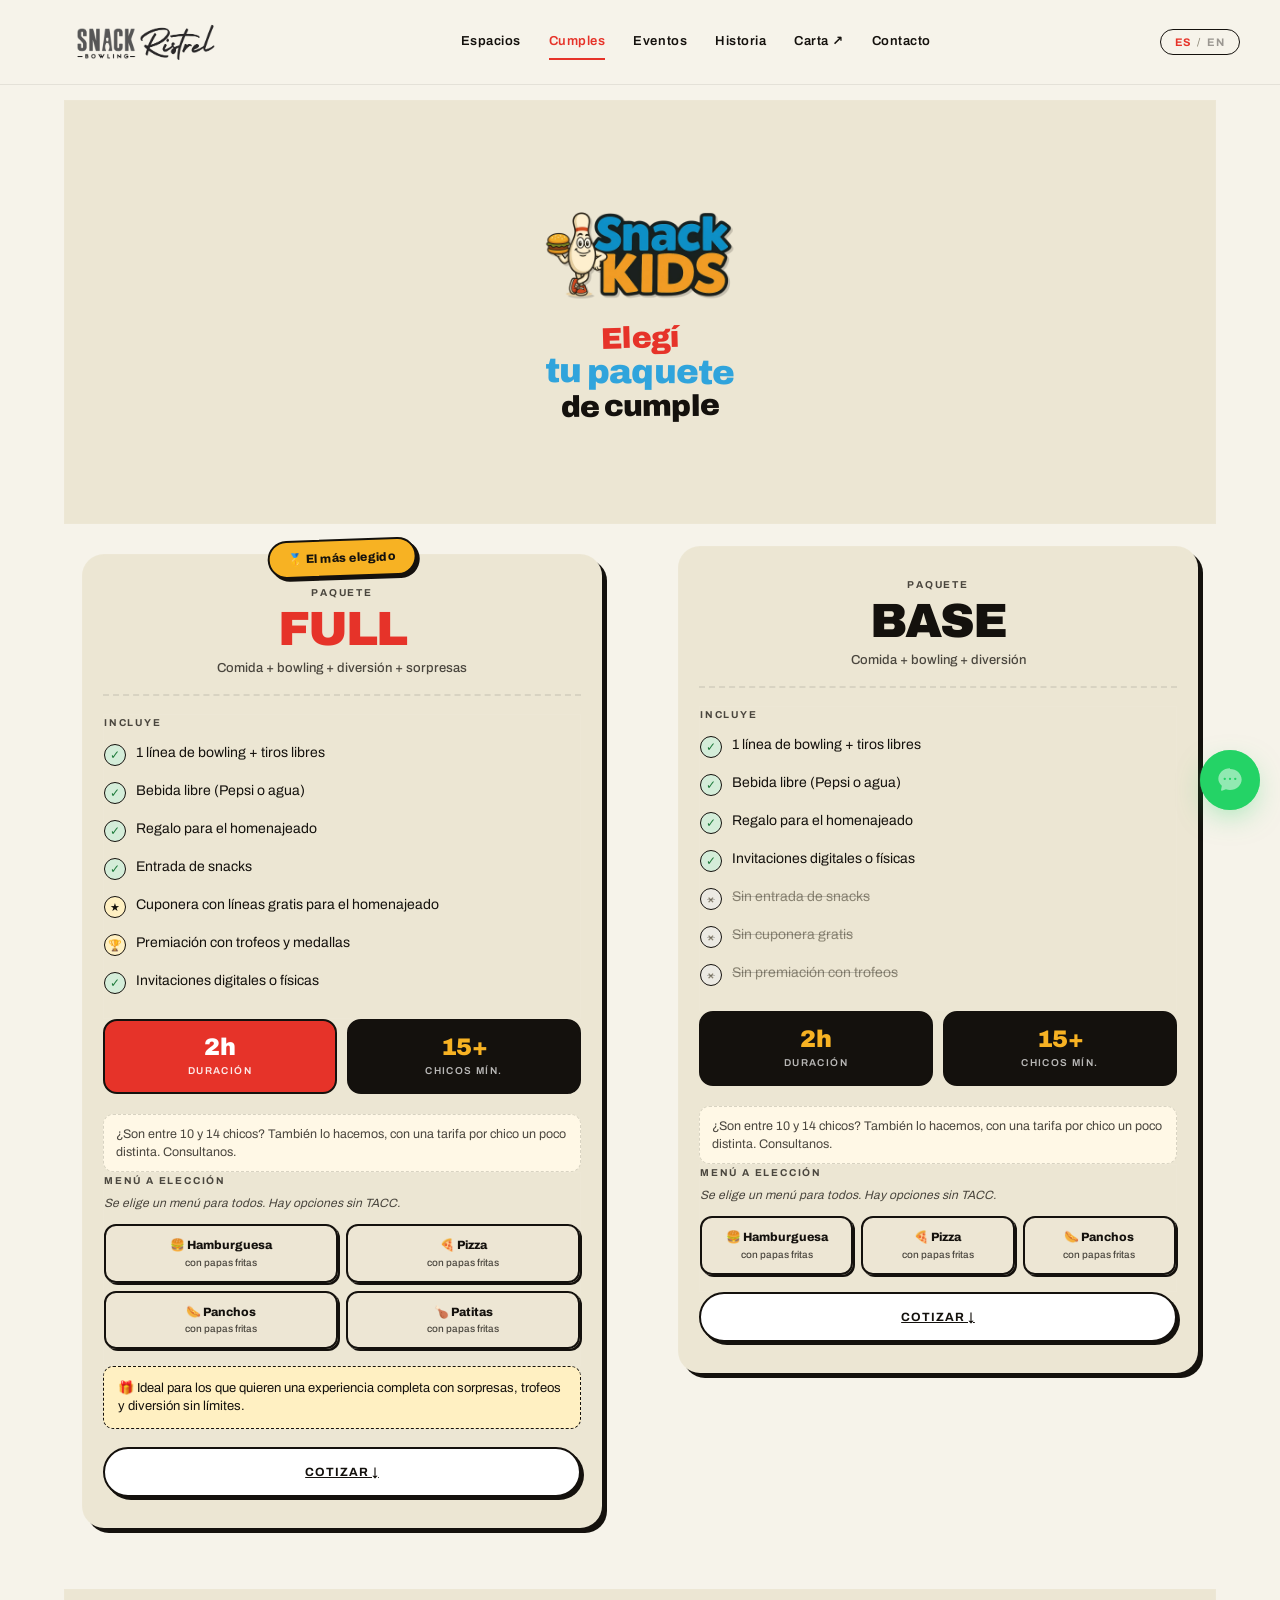
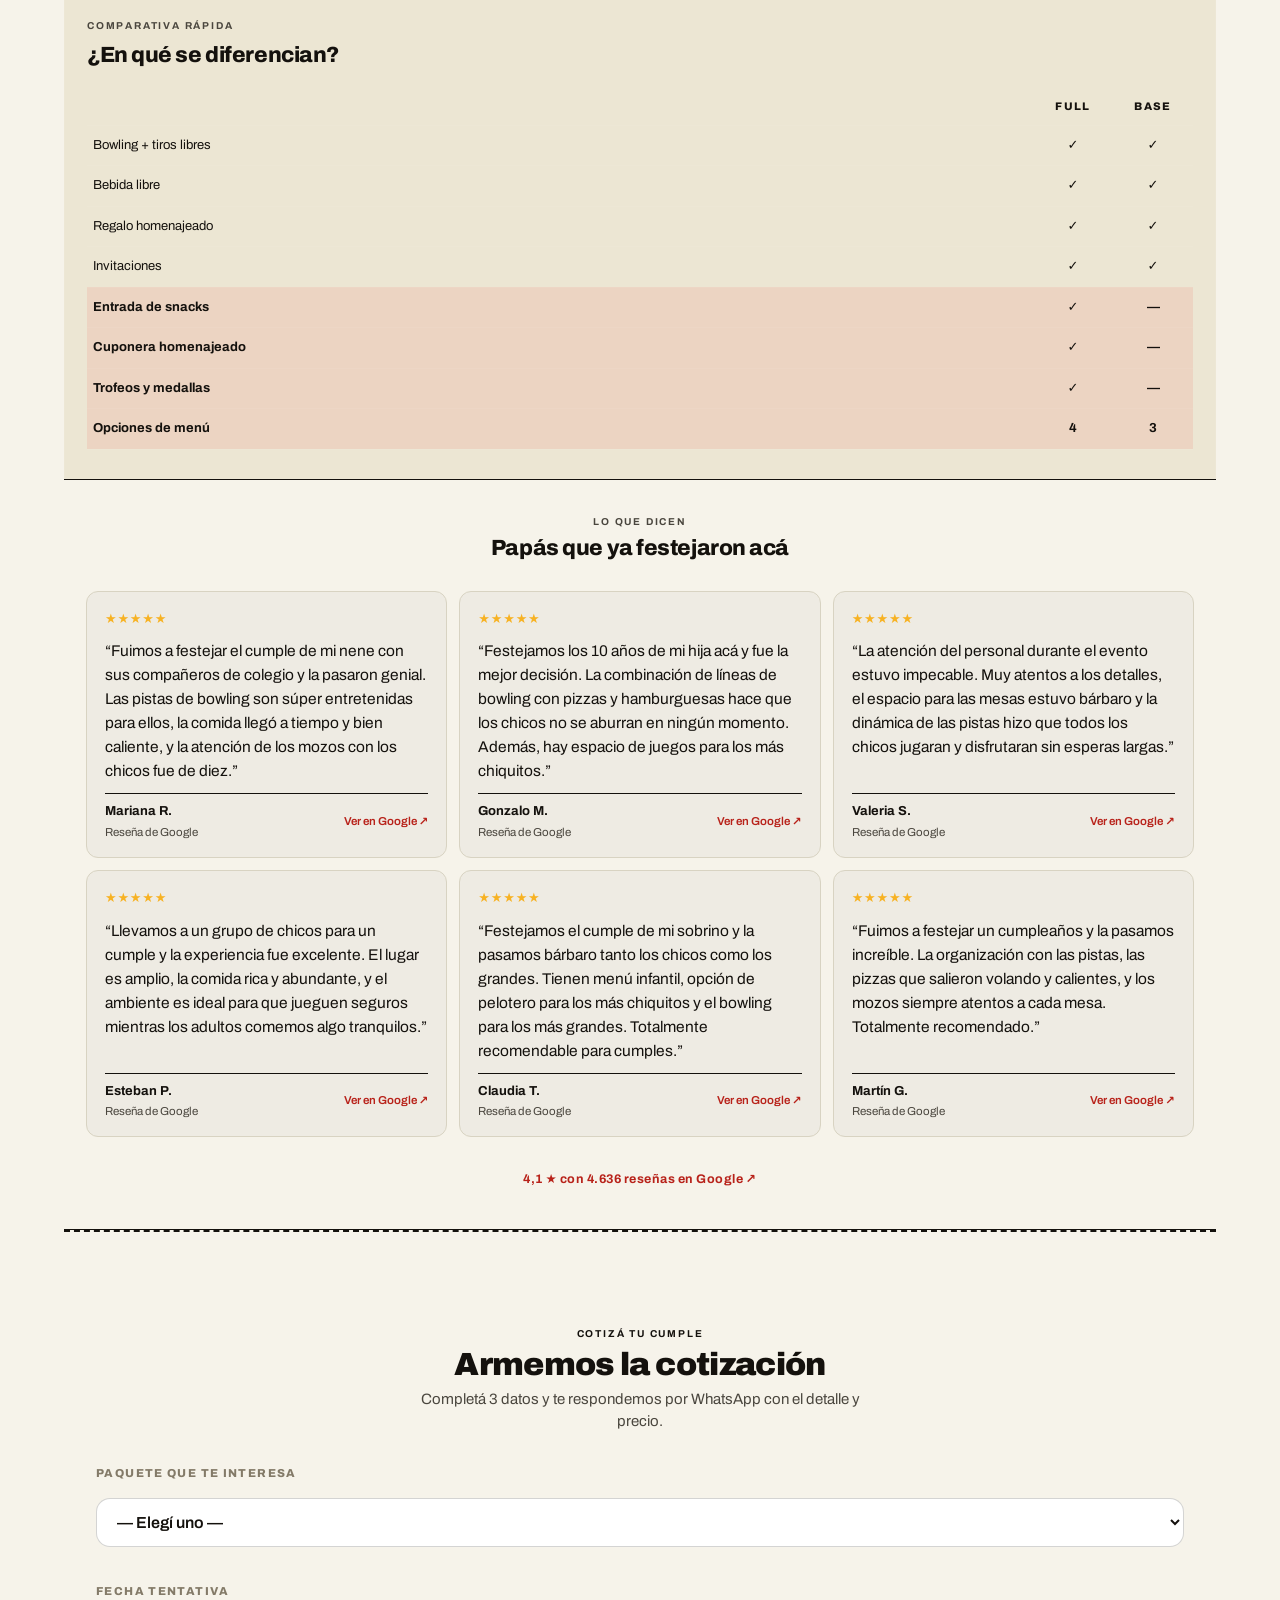
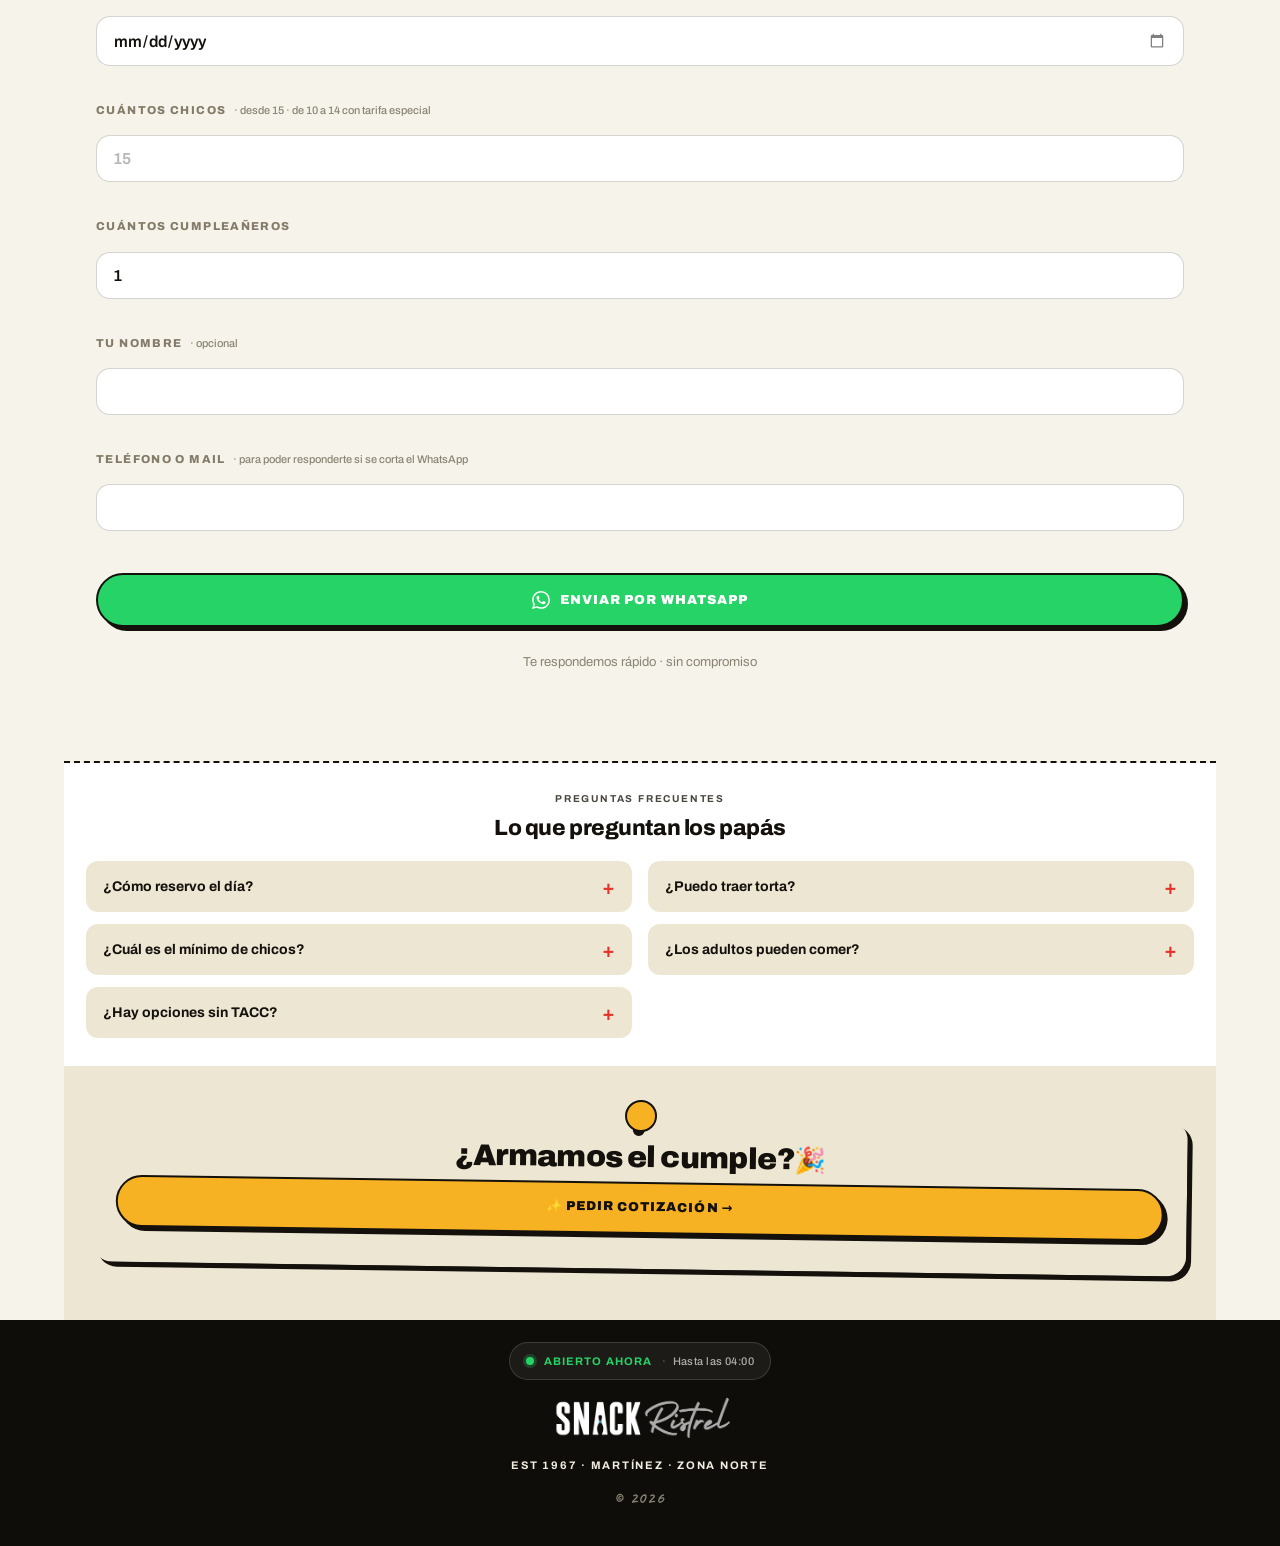
<file: cumples.html>
<!DOCTYPE html>
<html lang="es">
<head>
<meta charset="UTF-8">
<meta name="viewport" content="width=device-width, initial-scale=1.0">
<title>Cumples infantiles con bowling en Zona Norte · Snack Bowling Martínez</title>
<meta name="description" content="Cumples infantiles con bowling en Zona Norte. Paquetes Full y Base con comida y bebida libre, de 6 a 13 años. Reservá tu cumple en Snack Bowling Martínez.">
<meta name="keywords" content="cumples infantiles con bowling, cumples zona norte, cumples Martínez, cumpleaños bowling Buenos Aires, festejar cumple bowling, paquete cumple Snack Bowling">
<link rel="canonical" href="https://www.snackbowling.com.ar/cumples">
<meta name="theme-color" content="#f6f3ea">
<meta name="robots" content="index, follow">

<meta property="og:type" content="website">
<meta property="og:site_name" content="Snack Bowling">
<meta property="og:title" content="Cumples infantiles con bowling en Zona Norte · Snack Bowling">
<meta property="og:description" content="El cumple más divertido de Zona Norte. Bowling, comida y bebida libre. Dos paquetes, de 6 a 13 años. Martínez desde 1967.">
<meta property="og:url" content="https://www.snackbowling.com.ar/cumples">
<meta property="og:image" content="https://www.snackbowling.com.ar/assets/cumple-bowling.webp">
<meta property="og:locale" content="es_AR">
<meta name="twitter:card" content="summary_large_image">
<meta name="twitter:title" content="Cumples infantiles con bowling · Snack Bowling Martínez">
<meta name="twitter:description" content="Bowling + comida + diversión. De 6 a 13 años en Zona Norte.">
<meta name="twitter:image" content="https://www.snackbowling.com.ar/assets/cumple-bowling.webp">

<link rel="icon" type="image/png" sizes="32x32" href="assets/favicon-32.png">
<link rel="icon" type="image/png" sizes="16x16" href="assets/favicon-16.png">
<link rel="icon" type="image/png" sizes="192x192" href="assets/favicon-192.png">
<link rel="manifest" href="manifest.webmanifest">
<link rel="apple-touch-icon" href="assets/apple-touch-icon.png">

<script type="application/ld+json">
{
  "@context": "https://schema.org",
  "@type": "Service",
  "name": "Cumples infantiles con bowling",
  "serviceType": "Cumpleaños infantil",
  "provider": {
    "@type": "Restaurant",
    "name": "Snack Bowling",
    "url": "https://www.snackbowling.com.ar/",
    "telephone": "+541147928009",
    "address": {
      "@type": "PostalAddress",
      "streetAddress": "Av. del Libertador 13054",
      "addressLocality": "Martínez",
      "addressRegion": "Buenos Aires",
      "addressCountry": "AR"
    }
  },
  "areaServed": [
    { "@type": "Place", "name": "Zona Norte, Buenos Aires" },
    { "@type": "Place", "name": "Martínez" },
    { "@type": "Place", "name": "San Isidro" }
  ],
  "audience": {
    "@type": "PeopleAudience",
    "suggestedMinAge": 6,
    "suggestedMaxAge": 13
  },
  "description": "Cumples infantiles con bowling, comida y bebida libre. Paquetes Full y Base. Desde 15 chicos (grupos de 10 a 14, con tarifa especial).",
  "image": "https://www.snackbowling.com.ar/assets/cumple-bowling.webp",
  "hasOfferCatalog": {
    "@type": "OfferCatalog",
    "name": "Paquetes de cumple",
    "itemListElement": [
      {
        "@type": "Offer",
        "name": "Paquete Full",
        "description": "Bowling + tiros libres + bebida libre + regalo + entrada de snacks + cuponera + trofeos y medallas + invitaciones. Menú a elección entre hamburguesa, pizza, panchos o patitas.",
        "category": "Cumple infantil"
      },
      {
        "@type": "Offer",
        "name": "Paquete Base",
        "description": "Bowling + tiros libres + bebida libre + regalo + invitaciones. Menú a elección entre hamburguesa, pizza o panchos.",
        "category": "Cumple infantil"
      }
    ]
  },
  "mainEntityOfPage": "https://www.snackbowling.com.ar/cumples"
}
</script>
<script type="application/ld+json">
{
  "@context": "https://schema.org",
  "@type": "FAQPage",
  "mainEntity": [
    {
      "@type": "Question",
      "name": "¿Cómo reservo el día?",
      "acceptedAnswer": { "@type": "Answer", "text": "Mandanos un mensaje por WhatsApp con la fecha tentativa y cuántos chicos van. Te confirmamos disponibilidad y reservamos con seña." }
    },
    {
      "@type": "Question",
      "name": "¿Hay opciones sin TACC?",
      "acceptedAnswer": { "@type": "Answer", "text": "Sí. Avisanos al reservar cuántos chicos lo necesitan y armamos el menú adaptado." }
    },
    {
      "@type": "Question",
      "name": "¿Puedo traer torta?",
      "acceptedAnswer": { "@type": "Answer", "text": "¡Por supuesto! Vos traés la torta y nosotros nos encargamos del resto." }
    },
    {
      "@type": "Question",
      "name": "¿Cuál es el mínimo de chicos?",
      "acceptedAnswer": { "@type": "Answer", "text": "Los paquetes arrancan en 15 chicos. Si son entre 10 y 14 también lo hacemos, con una tarifa por chico un poco distinta." }
    },
    {
      "@type": "Question",
      "name": "¿Adultos pueden comer?",
      "acceptedAnswer": { "@type": "Answer", "text": "Sí, los adultos eligen a la carta del restaurante Ristrel. No están incluidos en el paquete kids." }
    }
  ]
}
</script>

<link rel="preload" as="font" type="font/woff2" href="assets/fonts/archivo-variable.woff2" crossorigin>
<link rel="preload" as="font" type="font/woff2" href="assets/fonts/fraunces-variable.woff2" crossorigin>
<link rel="stylesheet" href="assets/fonts/fonts.css">
<link rel="stylesheet" href="wireframes.css">
<link rel="stylesheet" href="cumples.css">
<link rel="stylesheet" href="site.css">

<!--
  Google Analytics 4 · sólo se carga en el dominio de producción.
  En localhost, en previews de Cloudflare o abriendo el archivo directo no se
  dispara ningún evento, así que probar no ensucia los datos reales.
-->
<script>
  (function () {
    window.dataLayer = window.dataLayer || [];
    function gtag(){ dataLayer.push(arguments); }
    window.gtag = gtag;

    var host = location.hostname;
    var esProduccion = host === 'snackbowling.com.ar' || host.endsWith('.snackbowling.com.ar');
    if (!esProduccion) return;

    var s = document.createElement('script');
    s.async = true;
    s.src = 'https://www.googletagmanager.com/gtag/js?id=G-M6GGPZSK61';
    document.head.appendChild(s);

    gtag('js', new Date());
    gtag('config', 'G-M6GGPZSK61', { anonymize_ip: true });
    // Google Tag Manager · el contenedor lo administra el asesor de marketing.
    // Se carga sólo en producción, igual que Analytics. GA4 sigue cargando
    // directo arriba: NO agregar una etiqueta de GA4 dentro del contenedor, o
    // las visitas y los eventos se cuentan dobles.
    (function(w,d,s,l,i){w[l]=w[l]||[];w[l].push({'gtm.start':new Date().getTime(),event:'gtm.js'});var f=d.getElementsByTagName(s)[0],j=d.createElement(s),dl=l!='dataLayer'?'&l='+l:'';j.async=true;j.src='https://www.googletagmanager.com/gtm.js?id='+i+dl;f.parentNode.insertBefore(j,f);})(window,document,'script','dataLayer','GTM-W58M3PF2');
  })();
</script>
</head>
<body class="cumples-page final-site final-subpage has-sticky-bar">
<noscript><iframe src="https://www.googletagmanager.com/ns.html?id=GTM-W58M3PF2" height="0" width="0" style="display:none;visibility:hidden"></iframe></noscript>
<a class="skip-link" href="#contenido">Saltar al contenido</a>
<div class="scroll-progress" aria-hidden="true"></div>

<!-- DESKTOP NAV · subpáginas -->
<div class="d-nav subpage-d-nav">
  <a href="/" class="d-nav-logo-link" aria-label="Ir al inicio"><img class="d-nav-logo" src="assets/logo-nav-full.webp" width="2000" height="500" alt="Snack Ristrel"></a>
  <div class="d-nav-links">
    <a href="/#espacios">Espacios</a>
    <a href="/cumples" class="is-current">Cumples</a>
    <a href="/eventos">Eventos</a>
    <a href="/historia">Historia</a>
    <a href="https://menu.maxirest.com/408" target="_blank" rel="noopener">Carta ↗</a>
    <a href="/#contacto">Contacto</a>
  </div>
  <button class="lang-toggle d-lang-toggle" data-lang-toggle type="button" aria-label="Cambiar idioma">
    <span class="lang-opt lang-opt--es is-active" data-lang="es">ES</span>
    <span class="lang-sep">/</span>
    <span class="lang-opt lang-opt--en" data-lang="en">EN</span>
  </button>
</div>

<main class="site-mobile" id="contenido">
<!-- nav -->
        <div class="m-nav m-nav--dir1">
          <a href="/" class="m-nav-back">←</a>
          <a href="/" class="m-nav-logo-link" aria-label="Ir al inicio"><img class="m-nav-logo" src="assets/logo-nav.webp" width="2000" height="500" alt="Snack Ristrel"></a>
          <div class="m-nav-right">
            <button class="lang-toggle" data-lang-toggle type="button" aria-label="Cambiar idioma">
              <span class="lang-opt is-active" data-lang="es">ES</span>
              <span class="lang-sep">/</span>
              <span class="lang-opt" data-lang="en">EN</span>
            </button>
            <button class="m-burger" type="button" data-menu-toggle aria-label="Abrir menú"><span class="m-burger-icon" aria-hidden="true"><span></span><span></span><span></span></span></button>
          </div>
        </div>
          <!-- MOBILE OVERLAY MENU -->
          <div class="m-menu" data-menu>
            <div class="m-menu-head">
              <a href="/" class="m-nav-logo-link" aria-label="Ir al inicio"><img class="m-nav-logo" src="assets/logo-nav.webp" width="2000" height="500" alt="Snack Ristrel"></a>
              <button class="m-menu-close" data-menu-toggle aria-label="Cerrar">×</button>
            </div>
            <nav class="m-menu-list">
              <a href="/#espacios" data-menu-link>
                <span class="m-menu-num">01</span>
                <span class="m-menu-text">
                  <span class="m-menu-title">Los espacios</span>
                  <span class="m-menu-sub">bowling · pool · resto · pelotero</span>
                </span>
                <span class="m-menu-arrow">→</span>
              </a>
              <a href="https://menu.maxirest.com/408" target="_blank" rel="noopener" data-menu-link>
                <span class="m-menu-num">02</span>
                <span class="m-menu-text">
                  <span class="m-menu-title">Carta digital <span class="m-menu-ext">↗</span></span>
                  <span class="m-menu-sub">parrilla, pizzas, pastas y más</span>
                </span>
                <span class="m-menu-arrow">→</span>
              </a>
              <a href="/cumples" data-menu-link>
                <span class="m-menu-num">03</span>
                <span class="m-menu-text">
                  <span class="m-menu-title">Cumples infantiles</span>
                  <span class="m-menu-sub">de 6 a 13 años</span>
                </span>
                <span class="m-menu-arrow">→</span>
              </a>
              <a href="/eventos" data-menu-link>
                <span class="m-menu-num">04</span>
                <span class="m-menu-text">
                  <span class="m-menu-title">Eventos &amp; empresas</span>
                  <span class="m-menu-sub">after office · corporativos</span>
                </span>
                <span class="m-menu-arrow">→</span>
              </a>
              <a href="/#historia" data-menu-link>
                <span class="m-menu-num">05</span>
                <span class="m-menu-text">
                  <span class="m-menu-title">Historia</span>
                  <span class="m-menu-sub">desde 1967</span>
                </span>
                <span class="m-menu-arrow">→</span>
              </a>
              <a href="/#contacto" data-menu-link>
                <span class="m-menu-num">06</span>
                <span class="m-menu-text">
                  <span class="m-menu-title">Contacto</span>
                  <span class="m-menu-sub">Av. del Libertador 13054</span>
                </span>
                <span class="m-menu-arrow">→</span>
              </a>
            </nav>
            <div class="m-menu-foot">
              <div class="m-menu-seal">
                <span class="seal-line">·  EST  ·</span>
                <span class="seal-year">1967</span>
                <span class="seal-line">·  MARTÍNEZ  ·</span>
              </div>
              <div class="m-menu-contact">
                <a href="tel:47928009" class="m-menu-contact-row">
                  <span class="m-menu-contact-lbl">Llamar</span>
                  <span class="m-menu-contact-val">4792-8009</span>
                </a>
                <a href="https://maps.google.com/?q=Av.+del+Libertador+13054+Mart%C3%ADnez" target="_blank" rel="noopener" class="m-menu-contact-row">
                  <span class="m-menu-contact-lbl">Dirección</span>
                  <span class="m-menu-contact-val">Av. del Libertador 13054</span>
                </a>
              </div>
            </div>
          </div>


        <!-- HERO -->
        <section class="cp-hero">
          <div class="kids-confetti" aria-hidden="true">
            <span class="conf c1"></span><span class="conf c2"></span><span class="conf c3"></span>
            <span class="conf c4"></span><span class="conf c5"></span><span class="conf c6"></span>
            <span class="conf c7"></span><span class="conf c8"></span><span class="conf c9"></span>
            <span class="conf c10"></span>
          </div>
          <img class="cp-hero-logo" loading="lazy" decoding="async" src="assets/logo-kids.webp" width="1920" height="1080" alt="Snack Kids">
          <h1 class="cp-hero-title">
            <span class="kids-word kids-word--1">Elegí</span>
            <span class="kids-word kids-word--2">tu paquete</span>
            <span class="kids-word kids-word--3">de cumple</span>
          </h1>
        </section>

        <div class="paq-pair">
        <!-- PAQUETE FULL -->
        <section class="paq-card paq-card--full">
          <div class="paq-ribbon">🥇 El más elegido</div>
          <div class="paq-card-head">
            <span class="paq-card-tag">PAQUETE</span>
            <h2 class="paq-card-name">FULL</h2>
            <p class="paq-card-tagline">Comida + bowling + diversión + sorpresas</p>
          </div>

          <div class="paq-includes">
            <span class="lbl">incluye</span>
            <ul class="paq-list">
              <li><span class="paq-check">✓</span>1 línea de bowling + tiros libres</li>
              <li><span class="paq-check">✓</span>Bebida libre (Pepsi o agua)</li>
              <li><span class="paq-check">✓</span>Regalo para el homenajeado</li>
              <li><span class="paq-check">✓</span>Entrada de snacks</li>
              <li><span class="paq-check paq-check--star">★</span>Cuponera con líneas gratis para el homenajeado</li>
              <li><span class="paq-check paq-check--star">🏆</span>Premiación con trofeos y medallas</li>
              <li><span class="paq-check">✓</span>Invitaciones digitales o físicas</li>
            </ul>
          </div>

          <div class="paq-specs">
            <div class="paq-spec"><span class="paq-spec-n">2h</span><span class="paq-spec-l">duración</span></div>
            <div class="paq-spec"><span class="paq-spec-n">15+</span><span class="paq-spec-l">chicos mín.</span></div>
          </div>
          <p class="paq-min-note">¿Son entre 10 y 14 chicos? También lo hacemos, con una tarifa por chico un poco distinta. Consultanos.</p>

          <div class="paq-menu">
            <span class="lbl">menú a elección</span>
            <p class="paq-menu-note">Se elige un menú para todos. Hay opciones sin TACC.</p>
            <div class="paq-menu-grid">
              <div class="paq-menu-item">🍔 Hamburguesa<br><small>con papas fritas</small></div>
              <div class="paq-menu-item">🍕 Pizza<br><small>con papas fritas</small></div>
              <div class="paq-menu-item">🌭 Panchos<br><small>con papas fritas</small></div>
              <div class="paq-menu-item">🍗 Patitas<br><small>con papas fritas</small></div>
            </div>
          </div>

          <p class="paq-footnote">🎁 Ideal para los que quieren una experiencia completa con sorpresas, trofeos y diversión sin límites.</p>

          <div class="m-cta m-cta--kids">
            <a class="btn btn--kids-ghost" href="#cotizador">COTIZAR ↓</a>
          </div>
        </section>

        <!-- DIVIDER -->
        <div class="paq-divider">
          <span class="paq-divider-line"></span>
          <span class="paq-divider-or">o si querés algo más simple</span>
          <span class="paq-divider-line"></span>
        </div>

        <!-- PAQUETE BASE -->
        <section class="paq-card paq-card--base">
          <div class="paq-card-head">
            <span class="paq-card-tag">PAQUETE</span>
            <h2 class="paq-card-name">BASE</h2>
            <p class="paq-card-tagline">Comida + bowling + diversión</p>
          </div>

          <div class="paq-includes">
            <span class="lbl">incluye</span>
            <ul class="paq-list">
              <li><span class="paq-check">✓</span>1 línea de bowling + tiros libres</li>
              <li><span class="paq-check">✓</span>Bebida libre (Pepsi o agua)</li>
              <li><span class="paq-check">✓</span>Regalo para el homenajeado</li>
              <li><span class="paq-check">✓</span>Invitaciones digitales o físicas</li>
              <li class="paq-list-faded"><span class="paq-check paq-check--x">×</span>Sin entrada de snacks</li>
              <li class="paq-list-faded"><span class="paq-check paq-check--x">×</span>Sin cuponera gratis</li>
              <li class="paq-list-faded"><span class="paq-check paq-check--x">×</span>Sin premiación con trofeos</li>
            </ul>
          </div>

          <div class="paq-specs">
            <div class="paq-spec"><span class="paq-spec-n">2h</span><span class="paq-spec-l">duración</span></div>
            <div class="paq-spec"><span class="paq-spec-n">15+</span><span class="paq-spec-l">chicos mín.</span></div>
          </div>
          <p class="paq-min-note">¿Son entre 10 y 14 chicos? También lo hacemos, con una tarifa por chico un poco distinta. Consultanos.</p>

          <div class="paq-menu">
            <span class="lbl">menú a elección</span>
            <p class="paq-menu-note">Se elige un menú para todos. Hay opciones sin TACC.</p>
            <div class="paq-menu-grid paq-menu-grid--3">
              <div class="paq-menu-item">🍔 Hamburguesa<br><small>con papas fritas</small></div>
              <div class="paq-menu-item">🍕 Pizza<br><small>con papas fritas</small></div>
              <div class="paq-menu-item">🌭 Panchos<br><small>con papas fritas</small></div>
            </div>
          </div>

          <div class="m-cta m-cta--kids">
            <a class="btn btn--kids-ghost" href="#cotizador">COTIZAR ↓</a>
          </div>
        </section>
        </div><!-- /.paq-pair -->

        <!-- COMPARATIVA RAPIDA -->
        <section class="paq-compare">
          <span class="lbl">comparativa rápida</span>
          <h3 class="paq-compare-title">¿En qué se diferencian?</h3>
          <table class="paq-compare-table">
            <thead>
              <tr><th></th><th>Full</th><th>Base</th></tr>
            </thead>
            <tbody>
              <tr><td>Bowling + tiros libres</td><td>✓</td><td>✓</td></tr>
              <tr><td>Bebida libre</td><td>✓</td><td>✓</td></tr>
              <tr><td>Regalo homenajeado</td><td>✓</td><td>✓</td></tr>
              <tr><td>Invitaciones</td><td>✓</td><td>✓</td></tr>
              <tr class="paq-compare-hl"><td>Entrada de snacks</td><td>✓</td><td>—</td></tr>
              <tr class="paq-compare-hl"><td>Cuponera homenajeado</td><td>✓</td><td>—</td></tr>
              <tr class="paq-compare-hl"><td>Trofeos y medallas</td><td>✓</td><td>—</td></tr>
              <tr class="paq-compare-hl"><td>Opciones de menú</td><td>4</td><td>3</td></tr>
            </tbody>
          </table>
        </section>

        <!-- PRUEBA SOCIAL · reseña de un cumple -->
        <section class="social-proof social-proof--solo">
          <div class="sp-head">
            <span class="lbl">lo que dicen</span>
            <h2 class="cp-faq-title">Papás que ya festejaron acá</h2>
          </div>
          <div class="sp-grid sp-grid--cumples">
            <a class="sp-card" href="https://www.google.com/maps/place/Snack+Bowling+%26+Restaurant/@-34.4907045,-58.4855095,17z/data=!4m8!3m7!1s0x95bcb174c35f254f:0x4265a336265d66ed!8m2!3d-34.4907045!4d-58.4855095!9m1!1b1!16s%2Fg%2F1thgcmz0" target="_blank" rel="noopener" data-review-link>
              <div class="sp-card-stars" aria-label="5 de 5 estrellas">★★★★★</div>
              <blockquote>Fuimos a festejar el cumple de mi nene con sus compañeros de colegio y la pasaron genial. Las pistas de bowling son súper entretenidas para ellos, la comida llegó a tiempo y bien caliente, y la atención de los mozos con los chicos fue de diez.</blockquote>
              <div class="sp-foot"><span class="sp-author">Mariana R.</span><span class="sp-meta">Reseña de Google</span><span class="sp-verify">Ver en Google ↗</span></div>
            </a>
            <a class="sp-card" href="https://www.google.com/maps/place/Snack+Bowling+%26+Restaurant/@-34.4907045,-58.4855095,17z/data=!4m8!3m7!1s0x95bcb174c35f254f:0x4265a336265d66ed!8m2!3d-34.4907045!4d-58.4855095!9m1!1b1!16s%2Fg%2F1thgcmz0" target="_blank" rel="noopener" data-review-link>
              <div class="sp-card-stars" aria-label="5 de 5 estrellas">★★★★★</div>
              <blockquote>Festejamos los 10 años de mi hija acá y fue la mejor decisión. La combinación de líneas de bowling con pizzas y hamburguesas hace que los chicos no se aburran en ningún momento. Además, hay espacio de juegos para los más chiquitos.</blockquote>
              <div class="sp-foot"><span class="sp-author">Gonzalo M.</span><span class="sp-meta">Reseña de Google</span><span class="sp-verify">Ver en Google ↗</span></div>
            </a>
            <a class="sp-card" href="https://www.google.com/maps/place/Snack+Bowling+%26+Restaurant/@-34.4907045,-58.4855095,17z/data=!4m8!3m7!1s0x95bcb174c35f254f:0x4265a336265d66ed!8m2!3d-34.4907045!4d-58.4855095!9m1!1b1!16s%2Fg%2F1thgcmz0" target="_blank" rel="noopener" data-review-link>
              <div class="sp-card-stars" aria-label="5 de 5 estrellas">★★★★★</div>
              <blockquote>La atención del personal durante el evento estuvo impecable. Muy atentos a los detalles, el espacio para las mesas estuvo bárbaro y la dinámica de las pistas hizo que todos los chicos jugaran y disfrutaran sin esperas largas.</blockquote>
              <div class="sp-foot"><span class="sp-author">Valeria S.</span><span class="sp-meta">Reseña de Google</span><span class="sp-verify">Ver en Google ↗</span></div>
            </a>
            <a class="sp-card" href="https://www.google.com/maps/place/Snack+Bowling+%26+Restaurant/@-34.4907045,-58.4855095,17z/data=!4m8!3m7!1s0x95bcb174c35f254f:0x4265a336265d66ed!8m2!3d-34.4907045!4d-58.4855095!9m1!1b1!16s%2Fg%2F1thgcmz0" target="_blank" rel="noopener" data-review-link>
              <div class="sp-card-stars" aria-label="5 de 5 estrellas">★★★★★</div>
              <blockquote>Llevamos a un grupo de chicos para un cumple y la experiencia fue excelente. El lugar es amplio, la comida rica y abundante, y el ambiente es ideal para que jueguen seguros mientras los adultos comemos algo tranquilos.</blockquote>
              <div class="sp-foot"><span class="sp-author">Esteban P.</span><span class="sp-meta">Reseña de Google</span><span class="sp-verify">Ver en Google ↗</span></div>
            </a>
            <a class="sp-card" href="https://www.google.com/maps/place/Snack+Bowling+%26+Restaurant/@-34.4907045,-58.4855095,17z/data=!4m8!3m7!1s0x95bcb174c35f254f:0x4265a336265d66ed!8m2!3d-34.4907045!4d-58.4855095!9m1!1b1!16s%2Fg%2F1thgcmz0" target="_blank" rel="noopener" data-review-link>
              <div class="sp-card-stars" aria-label="5 de 5 estrellas">★★★★★</div>
              <blockquote>Festejamos el cumple de mi sobrino y la pasamos bárbaro tanto los chicos como los grandes. Tienen menú infantil, opción de pelotero para los más chiquitos y el bowling para los más grandes. Totalmente recomendable para cumples.</blockquote>
              <div class="sp-foot"><span class="sp-author">Claudia T.</span><span class="sp-meta">Reseña de Google</span><span class="sp-verify">Ver en Google ↗</span></div>
            </a>
            <a class="sp-card" href="https://www.google.com/maps/place/Snack+Bowling+%26+Restaurant/@-34.4907045,-58.4855095,17z/data=!4m8!3m7!1s0x95bcb174c35f254f:0x4265a336265d66ed!8m2!3d-34.4907045!4d-58.4855095!9m1!1b1!16s%2Fg%2F1thgcmz0" target="_blank" rel="noopener" data-review-link>
              <div class="sp-card-stars" aria-label="5 de 5 estrellas">★★★★★</div>
              <blockquote>Fuimos a festejar un cumpleaños y la pasamos increíble. La organización con las pistas, las pizzas que salieron volando y calientes, y los mozos siempre atentos a cada mesa. Totalmente recomendado.</blockquote>
              <div class="sp-foot"><span class="sp-author">Martín G.</span><span class="sp-meta">Reseña de Google</span><span class="sp-verify">Ver en Google ↗</span></div>
            </a>
          </div>
          <a class="sp-all" href="https://www.google.com/maps/place/Snack+Bowling+%26+Restaurant/@-34.4907045,-58.4855095,17z/data=!4m8!3m7!1s0x95bcb174c35f254f:0x4265a336265d66ed!8m2!3d-34.4907045!4d-58.4855095!9m1!1b1!16s%2Fg%2F1thgcmz0" target="_blank" rel="noopener">4,1 ★ con 4.636 reseñas en Google ↗</a>
        </section>

        <!-- COTIZADOR -->
        <section class="cotizador" id="cotizador">
          <div class="cotizador-head">
            <span class="lbl">cotizá tu cumple</span>
            <h2 class="cotizador-title">Armemos la cotización</h2>
            <p class="cotizador-sub">Completá 3 datos y te respondemos por WhatsApp con el detalle y precio.</p>
          </div>
          <form class="cotizador-form" data-cotizador="cumples">
            <div class="cotizador-field">
              <label for="cot-paquete">Paquete que te interesa</label>
              <select id="cot-paquete" name="paquete" required>
                <option value="">— Elegí uno —</option>
                <option value="FULL">Paquete FULL · con trofeos y sorpresas</option>
                <option value="BASE">Paquete BASE</option>
                <option value="A definir">No estoy seguro/a · ayudame a elegir</option>
              </select>
            </div>
            <div class="cotizador-field">
              <label for="cot-fecha">Fecha tentativa</label>
              <input type="date" id="cot-fecha" name="fecha" required>
            </div>
            <div class="cotizador-field">
              <label for="cot-cantidad">Cuántos chicos <span class="lbl-opt">· desde 15 · de 10 a 14 con tarifa especial</span></label>
              <input type="number" id="cot-cantidad" name="cantidad" min="10" step="1" placeholder="15" required>
            </div>
            <div class="cotizador-field">
              <label for="cot-cumpleaneros">Cuántos cumpleañeros</label>
              <input type="number" id="cot-cumpleaneros" name="cumpleaneros" min="1" max="10" step="1" value="1" required>
            </div>
            <div class="cotizador-field">
              <label for="cot-nombre">Tu nombre <span class="lbl-opt">· opcional</span></label>
              <input type="text" id="cot-nombre" name="nombre" maxlength="40" autocomplete="name">
            </div>
            <div class="cotizador-field">
              <label for="cot-tel">Teléfono o mail <span class="lbl-opt">· para poder responderte si se corta el WhatsApp</span></label>
              <input type="text" id="cot-tel" name="contacto" maxlength="60" autocomplete="tel" required>
            </div>
            <button type="submit" class="cotizador-submit">
              <svg class="wp-svg" viewBox="0 0 24 24" fill="currentColor" aria-hidden="true"><path d="M17.472 14.382c-.297-.149-1.758-.867-2.03-.967-.273-.099-.471-.148-.67.15-.197.297-.767.966-.94 1.164-.173.199-.347.223-.644.075-.297-.15-1.255-.463-2.39-1.475-.883-.788-1.48-1.761-1.653-2.059-.173-.297-.018-.458.13-.606.134-.133.298-.347.446-.52.149-.174.198-.298.298-.497.099-.198.05-.371-.025-.52-.075-.149-.669-1.612-.916-2.207-.242-.579-.487-.5-.669-.51-.173-.008-.371-.01-.57-.01-.198 0-.52.074-.792.372-.272.297-1.04 1.016-1.04 2.479 0 1.462 1.065 2.875 1.213 3.074.149.198 2.096 3.2 5.077 4.487.71.306 1.263.489 1.694.625.712.227 1.36.195 1.871.118.571-.085 1.758-.719 2.006-1.413.248-.694.248-1.289.173-1.413-.074-.124-.272-.198-.57-.347m-5.421 7.403h-.004a9.87 9.87 0 0 1-5.031-1.378l-.361-.214-3.741.982.998-3.648-.235-.374a9.86 9.86 0 0 1-1.51-5.26c.001-5.45 4.436-9.884 9.888-9.884 2.64 0 5.122 1.03 6.988 2.898a9.825 9.825 0 0 1 2.893 6.994c-.003 5.45-4.437 9.884-9.885 9.884m8.413-18.297A11.815 11.815 0 0 0 12.05 0C5.495 0 .16 5.335.157 11.892c0 2.096.547 4.142 1.588 5.945L.057 24l6.305-1.654a11.882 11.882 0 0 0 5.683 1.448h.005c6.554 0 11.89-5.335 11.893-11.893A11.821 11.821 0 0 0 20.464 3.488"/></svg>
              ENVIAR POR WHATSAPP
            </button>
            <p class="cotizador-foot">Te respondemos rápido · sin compromiso</p>
          </form>
        </section>

        <!-- FAQ · visible (espeja el JSON-LD de arriba) -->
        <section class="cp-faq" id="faq">
          <span class="lbl">preguntas frecuentes</span>
          <h2 class="cp-faq-title">Lo que preguntan los papás</h2>

          <details class="cp-faq-item">
            <summary>¿Cómo reservo el día?</summary>
            <p>Mandanos un mensaje por WhatsApp con la fecha tentativa y cuántos chicos van. Te confirmamos disponibilidad y reservamos con seña.</p>
          </details>
          <details class="cp-faq-item">
            <summary>¿Cuál es el mínimo de chicos?</summary>
            <p>Los paquetes arrancan en 15 chicos. Si son entre 10 y 14 también lo hacemos, con una tarifa por chico un poco distinta.</p>
          </details>
          <details class="cp-faq-item">
            <summary>¿Hay opciones sin TACC?</summary>
            <p>Sí. Avisanos al reservar cuántos chicos lo necesitan y armamos el menú adaptado.</p>
          </details>
          <details class="cp-faq-item">
            <summary>¿Puedo traer torta?</summary>
            <p>¡Por supuesto! Vos traés la torta y nosotros nos encargamos del resto.</p>
          </details>
          <details class="cp-faq-item">
            <summary>¿Los adultos pueden comer?</summary>
            <p>Sí, los adultos eligen a la carta del restaurante Ristrel. No están incluidos en el paquete kids.</p>
          </details>
        </section>

        <!-- CTA FINAL -->
        <section class="cp-final">
          <div class="kids-cta-block">
            <h3 class="kids-cta-title">¿Armamos el cumple?</h3>
            <div class="m-cta m-cta--kids">
              <a class="btn btn--kids-cta" href="#cotizador">✨ PEDIR COTIZACIÓN →</a>
            </div>
          </div>
        </section>

        <!-- FOOTER -->
        <div class="m-footer m-footer--dir1">
          <div class="footer-hours" data-hours></div>
          <img class="m-footer-logo" src="assets/logo-nav.webp" width="2000" height="500" alt="Snack Ristrel">
          <div>EST 1967 · MARTÍNEZ · ZONA NORTE</div>
          <div class="micro">© 2026</div>
        </div>

        <!-- STICKY CTA BAR mobile -->
        <aside class="sticky-cta-bar" aria-label="Acceso rápido a cotización">
          <a href="#cotizador" class="sticky-btn">
            <svg class="wp-svg" viewBox="0 0 24 24" fill="currentColor" aria-hidden="true"><path d="M17.472 14.382c-.297-.149-1.758-.867-2.03-.967-.273-.099-.471-.148-.67.15-.197.297-.767.966-.94 1.164-.173.199-.347.223-.644.075-.297-.15-1.255-.463-2.39-1.475-.883-.788-1.48-1.761-1.653-2.059-.173-.297-.018-.458.13-.606.134-.133.298-.347.446-.52.149-.174.198-.298.298-.497.099-.198.05-.371-.025-.52-.075-.149-.669-1.612-.916-2.207-.242-.579-.487-.5-.669-.51-.173-.008-.371-.01-.57-.01-.198 0-.52.074-.792.372-.272.297-1.04 1.016-1.04 2.479 0 1.462 1.065 2.875 1.213 3.074.149.198 2.096 3.2 5.077 4.487.71.306 1.263.489 1.694.625.712.227 1.36.195 1.871.118.571-.085 1.758-.719 2.006-1.413.248-.694.248-1.289.173-1.413-.074-.124-.272-.198-.57-.347m-5.421 7.403h-.004a9.87 9.87 0 0 1-5.031-1.378l-.361-.214-3.741.982.998-3.648-.235-.374a9.86 9.86 0 0 1-1.51-5.26c.001-5.45 4.436-9.884 9.888-9.884 2.64 0 5.122 1.03 6.988 2.898a9.825 9.825 0 0 1 2.893 6.994c-.003 5.45-4.437 9.884-9.885 9.884m8.413-18.297A11.815 11.815 0 0 0 12.05 0C5.495 0 .16 5.335.157 11.892c0 2.096.547 4.142 1.588 5.945L.057 24l6.305-1.654a11.882 11.882 0 0 0 5.683 1.448h.005c6.554 0 11.89-5.335 11.893-11.893A11.821 11.821 0 0 0 20.464 3.488"/></svg>
            Pedir cotización
          </a>
        </aside>
</main>



<script src="site.js" defer></script>

<!-- ═══ CHAT ASISTENTE (contexto CUMPLES) ═══ -->
<div class="ai-chat ai-chat--cumples" data-chat data-chat-state="closed" data-chat-context="cumples">
  <span class="ai-chat-hint" data-chat-hint>¿Cómo puedo ayudarte? 🎂</span>
  <button class="ai-chat-launcher" data-chat-toggle type="button" aria-label="Abrir chat de ayuda">
    <svg class="ai-chat-launcher-icon ai-chat-launcher-icon--closed" viewBox="0 0 24 24" fill="currentColor" aria-hidden="true">
      <path d="M12 2C6.48 2 2 6.03 2 11c0 2.38 1.19 4.47 3 6l-.66 3.6c-.1.44.35.79.75.6L8.5 20c1.09.42 2.27.65 3.5.65 5.52 0 10-4.03 10-9s-4.48-9-10-9zM7.5 12a1 1 0 1 1 0-2 1 1 0 0 1 0 2zm4.5 0a1 1 0 1 1 0-2 1 1 0 0 1 0 2zm4.5 0a1 1 0 1 1 0-2 1 1 0 0 1 0 2z"/>
    </svg>
    <svg class="ai-chat-launcher-icon ai-chat-launcher-icon--open" viewBox="0 0 24 24" fill="none" stroke="currentColor" stroke-width="2.5" stroke-linecap="round" aria-hidden="true">
      <path d="M6 6l12 12M6 18L18 6"/>
    </svg>
    <span class="ai-chat-launcher-pulse" aria-hidden="true"></span>
  </button>

  <div class="ai-chat-panel" data-chat-panel role="dialog" aria-labelledby="aiChatTitle" aria-hidden="true">
    <div class="ai-chat-head">
      <div class="ai-chat-head-info">
        <div class="ai-chat-avatar" aria-hidden="true">
          <img src="assets/favicon-192.png" width="192" height="192" alt="">
        </div>
        <div class="ai-chat-head-text">
          <div class="ai-chat-name" id="aiChatTitle">Snack Bowling</div>
          <div class="ai-chat-status"><span class="ai-chat-dot"></span>Respuestas rápidas</div>
        </div>
      </div>
      <button class="ai-chat-close" data-chat-toggle type="button" aria-label="Cerrar chat">
        <svg viewBox="0 0 24 24" fill="none" stroke="currentColor" stroke-width="2.5" stroke-linecap="round" aria-hidden="true">
          <path d="M6 6l12 12M6 18L18 6"/>
        </svg>
      </button>
    </div>

    <div class="ai-chat-body" data-chat-body></div>

    <div class="ai-chat-foot">
      <a class="ai-chat-wa" data-chat-wa href="https://api.whatsapp.com/send?phone=+541168225209&text=Hola,%20les%20estoy%20hablando%20desde%20la%20web!" target="_blank" rel="noopener">
        <svg viewBox="0 0 24 24" fill="currentColor" aria-hidden="true"><path d="M17.472 14.382c-.297-.149-1.758-.867-2.03-.967-.273-.099-.471-.148-.67.15-.197.297-.767.966-.94 1.164-.173.199-.347.223-.644.075-.297-.15-1.255-.463-2.39-1.475-.883-.788-1.48-1.761-1.653-2.059-.173-.297-.018-.458.13-.606.134-.133.298-.347.446-.52.149-.174.198-.298.298-.497.099-.198.05-.371-.025-.52-.075-.149-.669-1.612-.916-2.207-.242-.579-.487-.5-.669-.51-.173-.008-.371-.01-.57-.01-.198 0-.52.074-.792.372-.272.297-1.04 1.016-1.04 2.479 0 1.462 1.065 2.875 1.213 3.074.149.198 2.096 3.2 5.077 4.487.71.306 1.263.489 1.694.625.712.227 1.36.195 1.871.118.571-.085 1.758-.719 2.006-1.413.248-.694.248-1.289.173-1.413-.074-.124-.272-.198-.57-.347m-5.421 7.403h-.004a9.87 9.87 0 0 1-5.031-1.378l-.361-.214-3.741.982.998-3.648-.235-.374a9.86 9.86 0 0 1-1.51-5.26c.001-5.45 4.436-9.884 9.888-9.884 2.64 0 5.122 1.03 6.988 2.898a9.825 9.825 0 0 1 2.893 6.994c-.003 5.45-4.437 9.884-9.885 9.884m8.413-18.297A11.815 11.815 0 0 0 12.05 0C5.495 0 .16 5.335.157 11.892c0 2.096.547 4.142 1.588 5.945L.057 24l6.305-1.654a11.882 11.882 0 0 0 5.683 1.448h.005c6.554 0 11.89-5.335 11.893-11.893A11.821 11.821 0 0 0 20.464 3.488"/></svg>
        Escribir directo por WhatsApp
      </a>
    </div>
  </div>
</div>


<!-- Form oculto · registra los campos en Netlify Forms para que acepte los POST del cotizador -->
<form name="leads" netlify netlify-honeypot="bot-field" hidden>
  <input type="text" name="tipo"><input type="text" name="paquete"><input type="text" name="tipoEvento">
  <input type="text" name="fecha"><input type="text" name="hora"><input type="text" name="cantidad">
  <input type="text" name="personas"><input type="text" name="cumpleaneros"><input type="text" name="bowling">
  <input type="text" name="nombre"><input type="text" name="telefono"><input type="text" name="contacto">
  <textarea name="mensaje"></textarea><input type="text" name="pagina"><input type="text" name="enviado">
  <input type="text" name="bot-field">
</form>

</body>
</html>
</file>
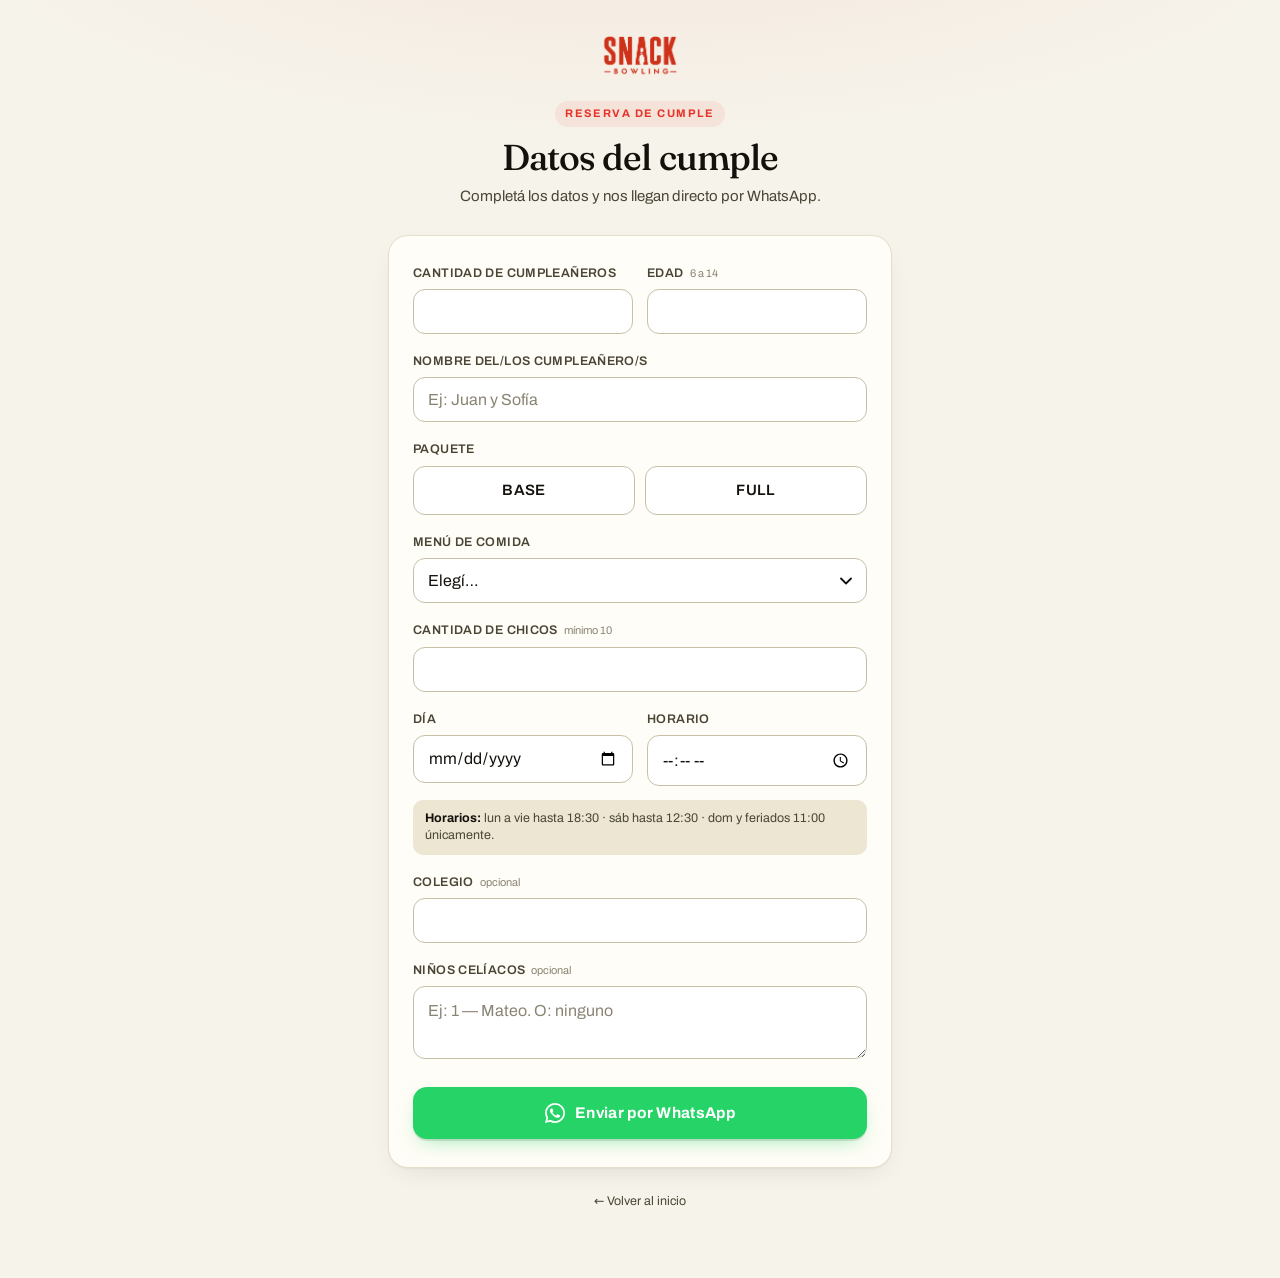
<file: datosReserva.html>
<!DOCTYPE html>
<html lang="es">
<head>
<meta charset="UTF-8">
<meta name="viewport" content="width=device-width, initial-scale=1.0">
<title>Datos de reserva · Cumple · Snack Bowling</title>
<meta name="description" content="Completá los datos de tu cumple en Snack Bowling y los recibimos por WhatsApp.">
<meta name="robots" content="noindex, nofollow">
<meta name="theme-color" content="#f6f3ea">
<link rel="icon" type="image/png" sizes="32x32" href="assets/favicon-32.png">
<link rel="icon" type="image/png" sizes="192x192" href="assets/favicon-192.png">
<link rel="apple-touch-icon" href="assets/apple-touch-icon.png">
<link rel="stylesheet" href="assets/fonts/fonts.css">
<style>
  :root {
    --paper: #f6f3ea;
    --paper-2: #ece6d3;
    --card: #fffdf7;
    --ink: #14110d;
    --ink-2: #4b4536;
    --ink-3: #8a8473;
    --line: #e5dec9;
    --line-strong: #c8bfa6;
    --accent: #E63329;
    --accent-tint: rgba(230, 51, 41, 0.08);
    --wp: #25D366;
    --wp-dark: #128c7e;
    --shadow: 0 1px 2px rgba(20, 17, 13, 0.04), 0 10px 30px -12px rgba(20, 17, 13, 0.12);
    --font-ui: "Archivo", system-ui, -apple-system, Segoe UI, Roboto, sans-serif;
    --font-serif: "Fraunces", Georgia, serif;
  }
  * { box-sizing: border-box; }
  html, body { margin: 0; padding: 0; }
  body {
    font-family: var(--font-ui);
    background:
      radial-gradient(1200px 400px at 50% -100px, rgba(230, 51, 41, 0.06), transparent 60%),
      var(--paper);
    color: var(--ink);
    line-height: 1.45;
    min-height: 100vh;
    -webkit-font-smoothing: antialiased;
    text-rendering: optimizeLegibility;
  }
  .wrap {
    max-width: 540px;
    margin: 0 auto;
    padding: 32px 18px 56px;
  }
  .brand {
    display: flex;
    justify-content: center;
    align-items: center;
    margin-bottom: 20px;
  }
  .brand img {
    height: 48px;
    width: auto;
    filter: brightness(0) saturate(100%) invert(22%) sepia(93%) saturate(2000%) hue-rotate(350deg) brightness(95%) contrast(95%);
  }
  .brand a { text-decoration: none; display: inline-flex; }
  .header {
    text-align: center;
    margin-bottom: 28px;
  }
  .eyebrow {
    display: inline-block;
    font-size: 11px;
    font-weight: 700;
    letter-spacing: 0.14em;
    text-transform: uppercase;
    color: var(--accent);
    background: var(--accent-tint);
    padding: 5px 10px;
    border-radius: 999px;
    margin-bottom: 12px;
  }
  h1 {
    font-family: var(--font-serif);
    font-weight: 500;
    font-size: 36px;
    line-height: 1.05;
    letter-spacing: -0.025em;
    margin: 0 0 8px;
    color: var(--ink);
  }
  .sub {
    color: var(--ink-2);
    font-size: 15px;
    line-height: 1.5;
    margin: 0 auto;
    max-width: 400px;
  }
  .card {
    background: var(--card);
    border: 1px solid var(--line);
    border-radius: 20px;
    padding: 28px 24px;
    box-shadow: var(--shadow);
  }
  form {
    display: flex;
    flex-direction: column;
    gap: 18px;
  }
  .field {
    display: flex;
    flex-direction: column;
    gap: 7px;
  }
  label {
    font-weight: 600;
    font-size: 12.5px;
    letter-spacing: 0.03em;
    text-transform: uppercase;
    color: var(--ink-2);
    display: flex;
    align-items: baseline;
    gap: 6px;
  }
  .hint {
    font-weight: 400;
    color: var(--ink-3);
    font-size: 11px;
    letter-spacing: 0;
    text-transform: none;
  }
  input[type="text"],
  input[type="number"],
  input[type="date"],
  input[type="time"],
  textarea,
  select {
    font-family: inherit;
    font-size: 16px;
    color: var(--ink);
    background: #fff;
    border: 1px solid var(--line-strong);
    border-radius: 12px;
    padding: 13px 14px;
    outline: none;
    transition: box-shadow .18s, border-color .18s;
    width: 100%;
    appearance: none;
    -webkit-appearance: none;
  }
  input::placeholder, textarea::placeholder { color: var(--ink-3); }
  input:hover, textarea:hover, select:hover { border-color: var(--ink-2); }
  input:focus, textarea:focus, select:focus {
    border-color: var(--accent);
    box-shadow: 0 0 0 4px var(--accent-tint);
  }
  select {
    background-image: url("data:image/svg+xml;utf8,<svg xmlns='http://www.w3.org/2000/svg' width='12' height='8' viewBox='0 0 12 8'><path fill='none' stroke='%2314110d' stroke-width='1.8' stroke-linecap='round' stroke-linejoin='round' d='M1 1.5l5 5 5-5'/></svg>");
    background-repeat: no-repeat;
    background-position: right 14px center;
    padding-right: 38px;
  }
  textarea { min-height: 72px; resize: vertical; line-height: 1.4; }
  .row {
    display: grid;
    grid-template-columns: 1fr 1fr;
    gap: 14px;
  }
  @media (max-width: 420px) {
    .row { grid-template-columns: 1fr; gap: 18px; }
  }
  .radios {
    display: grid;
    grid-template-columns: 1fr 1fr;
    gap: 10px;
  }
  .radio-chip { position: relative; display: block; }
  .radio-chip input { position: absolute; opacity: 0; pointer-events: none; }
  .radio-chip span {
    display: block;
    width: 100%;
    text-align: center;
    padding: 13px 10px;
    border: 1px solid var(--line-strong);
    border-radius: 12px;
    font-size: 15px;
    font-weight: 600;
    background: #fff;
    color: var(--ink);
    cursor: pointer;
    transition: all .18s;
  }
  .radio-chip:hover span { border-color: var(--ink-2); }
  .radio-chip input:checked + span {
    background: var(--ink);
    color: var(--paper);
    border-color: var(--ink);
  }
  .radio-chip input:focus-visible + span {
    box-shadow: 0 0 0 4px var(--accent-tint);
  }
  .submit {
    margin-top: 10px;
    background: var(--wp);
    color: #fff;
    border: none;
    border-radius: 14px;
    padding: 16px 22px;
    font-family: var(--font-ui);
    font-weight: 700;
    font-size: 15.5px;
    letter-spacing: 0.02em;
    cursor: pointer;
    box-shadow: 0 2px 0 rgba(0,0,0,0.1), 0 8px 20px -8px rgba(37, 211, 102, 0.5);
    transition: transform .12s, box-shadow .18s, background .18s;
    display: flex;
    align-items: center;
    justify-content: center;
    gap: 10px;
  }
  .submit:hover {
    background: var(--wp-dark);
    transform: translateY(-1px);
    box-shadow: 0 2px 0 rgba(0,0,0,0.1), 0 12px 24px -8px rgba(18, 140, 126, 0.55);
  }
  .submit:active { transform: translateY(0); }
  .submit svg { width: 20px; height: 20px; }
  .footer {
    margin-top: 24px;
    color: var(--ink-3);
    font-size: 12.5px;
    text-align: center;
  }
  .footer a { color: var(--ink-2); text-decoration: none; }
  .footer a:hover { color: var(--accent); }
  .helper {
    margin: -4px 0 0;
    padding: 10px 12px;
    background: var(--paper-2);
    border-radius: 10px;
    font-size: 12.5px;
    color: var(--ink-2);
    line-height: 1.4;
  }
  .helper strong { color: var(--ink); font-weight: 700; }
</style>
</head>
<body>
  <div class="wrap">
    <div class="brand">
      <a href="/" aria-label="Snack Bowling">
        <img src="assets/logo-snack.webp" alt="Snack Bowling" width="120" height="36">
      </a>
    </div>

    <div class="header">
      <span class="eyebrow">Reserva de cumple</span>
      <h1>Datos del cumple</h1>
      <p class="sub">Completá los datos y nos llegan directo por WhatsApp.</p>
    </div>

    <div class="card">
    <form id="form-reserva" novalidate>
      <div class="row">
        <div class="field">
          <label for="cantCumple">Cantidad de cumpleañeros</label>
          <input type="number" id="cantCumple" name="cantCumple" min="1" max="20" inputmode="numeric" required>
        </div>
        <div class="field">
          <label for="edad">Edad <span class="hint">6 a 14</span></label>
          <input type="number" id="edad" name="edad" min="6" max="14" inputmode="numeric" required>
        </div>
      </div>

      <div class="field">
        <label for="nombres">Nombre del/los cumpleañero/s</label>
        <input type="text" id="nombres" name="nombres" placeholder="Ej: Juan y Sofía" required>
      </div>

      <div class="field">
        <label>Paquete</label>
        <div class="radios" role="radiogroup" aria-label="Paquete">
          <label class="radio-chip">
            <input type="radio" name="paquete" value="Base" required>
            <span>Base</span>
          </label>
          <label class="radio-chip">
            <input type="radio" name="paquete" value="Full" required>
            <span>Full</span>
          </label>
        </div>
      </div>

      <div class="field">
        <label for="menu">Menú de comida</label>
        <select id="menu" name="menu" required>
          <option value="">Elegí…</option>
          <option value="Hamburguesa">Hamburguesa</option>
          <option value="Pizza">Pizza</option>
          <option value="Panchos">Panchos</option>
          <option value="Patitas (solo Full)">Patitas (solo Full)</option>
          <option value="A definir">A definir</option>
        </select>
      </div>

      <div class="field">
        <label for="cantChicos">Cantidad de chicos <span class="hint">mínimo 10</span></label>
        <input type="number" id="cantChicos" name="cantChicos" min="10" max="200" inputmode="numeric" required>
      </div>

      <div class="row">
        <div class="field">
          <label for="dia">Día</label>
          <input type="date" id="dia" name="dia" required>
        </div>
        <div class="field">
          <label for="horario">Horario</label>
          <input type="time" id="horario" name="horario" required>
        </div>
      </div>
      <p class="helper" id="horarioHint">
        <strong>Horarios:</strong> lun a vie hasta 18:30 · sáb hasta 12:30 · dom y feriados 11:00 únicamente.
      </p>

      <div class="field">
        <label for="colegio">Colegio <span class="hint">opcional</span></label>
        <input type="text" id="colegio" name="colegio">
      </div>

      <div class="field">
        <label for="celiacos">Niños celíacos <span class="hint">opcional</span></label>
        <textarea id="celiacos" name="celiacos" placeholder="Ej: 1 — Mateo. O: ninguno"></textarea>
      </div>

      <button type="submit" class="submit">
        <svg viewBox="0 0 24 24" fill="currentColor" aria-hidden="true"><path d="M20.52 3.48A11.9 11.9 0 0 0 12.03 0C5.42 0 .06 5.37.06 11.98c0 2.11.55 4.17 1.6 5.98L0 24l6.22-1.63a11.96 11.96 0 0 0 5.8 1.48h.01c6.6 0 11.97-5.37 11.97-11.98 0-3.2-1.25-6.2-3.48-8.39ZM12.03 21.8h-.01a9.86 9.86 0 0 1-5.03-1.38l-.36-.21-3.69.97.99-3.59-.24-.37a9.84 9.84 0 0 1-1.51-5.24c0-5.46 4.44-9.9 9.86-9.9 2.63 0 5.1 1.03 6.96 2.9a9.78 9.78 0 0 1 2.88 6.98c0 5.46-4.44 9.84-9.85 9.84Zm5.4-7.37c-.3-.15-1.75-.86-2.02-.96-.27-.1-.47-.15-.67.15-.2.3-.77.96-.94 1.16-.17.2-.35.22-.65.07-.3-.15-1.25-.46-2.38-1.47-.88-.78-1.47-1.75-1.64-2.05-.17-.3-.02-.46.13-.6.14-.14.3-.35.45-.52.15-.17.2-.3.3-.5.1-.2.05-.37-.02-.52-.07-.15-.67-1.6-.91-2.2-.24-.58-.49-.5-.67-.51l-.57-.01c-.2 0-.52.07-.8.37-.27.3-1.05 1.02-1.05 2.5s1.08 2.9 1.23 3.1c.15.2 2.12 3.23 5.14 4.53.72.31 1.28.5 1.72.63.72.23 1.37.2 1.89.12.58-.09 1.75-.72 2-1.41.24-.7.24-1.3.17-1.41-.07-.12-.27-.2-.57-.35Z"/></svg>
        Enviar por WhatsApp
      </button>
    </form>
    </div>

    <p class="footer">
      <a href="/">← Volver al inicio</a>
    </p>
  </div>

<script>
  const WP_NUMBER = '541168225209';
  const form = document.getElementById('form-reserva');

  // Mensajes de validación custom en español
  const edadEl = document.getElementById('edad');
  const chicosEl = document.getElementById('cantChicos');
  const diaEl = document.getElementById('dia');
  const horarioEl = document.getElementById('horario');
  const menuEl = document.getElementById('menu');

  const setMsg = (el, msg) => el.setCustomValidity(msg);

  const validateEdad = () => {
    const v = Number(edadEl.value);
    if (edadEl.value === '') return setMsg(edadEl, '');
    if (v < 6 || v > 14) setMsg(edadEl, 'La edad debe estar entre 6 y 14 años.');
    else setMsg(edadEl, '');
  };
  const validateChicos = () => {
    const v = Number(chicosEl.value);
    if (chicosEl.value === '') return setMsg(chicosEl, '');
    if (v < 10) setMsg(chicosEl, 'La cantidad mínima es 10 chicos.');
    else setMsg(chicosEl, '');
  };

  // Parse YYYY-MM-DD en hora local (sin UTC drift)
  const parseLocalDate = (iso) => {
    if (!iso) return null;
    const [y, m, d] = iso.split('-').map(Number);
    return new Date(y, m - 1, d);
  };
  const toMinutes = (hhmm) => {
    if (!hhmm) return null;
    const [h, m] = hhmm.split(':').map(Number);
    return h * 60 + m;
  };
  const diasHasta = (fecha) => {
    const hoy = new Date(); hoy.setHours(0, 0, 0, 0);
    return Math.round((fecha - hoy) / 86400000);
  };

  // dia: no permitir fechas pasadas
  const hoyIso = (() => {
    const d = new Date();
    const y = d.getFullYear();
    const m = String(d.getMonth() + 1).padStart(2, '0');
    const dd = String(d.getDate()).padStart(2, '0');
    return `${y}-${m}-${dd}`;
  })();
  diaEl.setAttribute('min', hoyIso);

  // Feriados — tratan como domingo (únicamente 11:00)
  const FERIADOS = new Set([
    '2026-11-09',
    '2026-11-11'
  ]);

  const validateHorarioPorDia = () => {
    const fecha = parseLocalDate(diaEl.value);
    const min = toMinutes(horarioEl.value);
    if (!fecha || min == null) return setMsg(horarioEl, '');
    const esFeriado = FERIADOS.has(diaEl.value);
    const dow = fecha.getDay(); // 0=dom, 6=sab
    if (dow === 0 || esFeriado) {
      // Domingo o feriado: solo 11:00
      if (min !== 11 * 60) {
        setMsg(horarioEl, esFeriado
          ? 'Los feriados los cumples son únicamente a las 11:00.'
          : 'Los domingos los cumples son únicamente a las 11:00.');
        return;
      }
    } else if (dow === 6) {
      // Sábado: hasta 12:30
      if (min > 12 * 60 + 30) {
        setMsg(horarioEl, 'Los sábados el horario de inicio no puede ser más tarde de 12:30.');
        return;
      }
    } else {
      // Lunes a viernes: hasta 18:30
      if (min > 18 * 60 + 30) {
        setMsg(horarioEl, 'De lunes a viernes el horario de inicio no puede ser más tarde de 18:30.');
        return;
      }
    }
    setMsg(horarioEl, '');
  };

  const validateMenuPlazo = () => {
    const fecha = parseLocalDate(diaEl.value);
    if (!fecha) return setMsg(menuEl, '');
    const dias = diasHasta(fecha);
    if (dias < 7 && menuEl.value === 'A definir') {
      setMsg(menuEl, 'Faltan menos de 7 días para el cumple, tenés que elegir un menú (no puede quedar "a definir").');
      return;
    }
    setMsg(menuEl, '');
  };

  edadEl.addEventListener('input', validateEdad);
  chicosEl.addEventListener('input', validateChicos);
  diaEl.addEventListener('change', () => { validateHorarioPorDia(); validateMenuPlazo(); });
  horarioEl.addEventListener('change', validateHorarioPorDia);
  menuEl.addEventListener('change', validateMenuPlazo);

  form.addEventListener('submit', (e) => {
    validateEdad(); validateChicos(); validateHorarioPorDia(); validateMenuPlazo();
    e.preventDefault();
    if (!form.checkValidity()) {
      form.reportValidity();
      return;
    }

    const data = Object.fromEntries(new FormData(form).entries());

    const formatearFecha = (iso) => {
      if (!iso) return '';
      const [y, m, d] = iso.split('-');
      return `${d}/${m}/${y}`;
    };

    const lineas = [
      'DATOS CUMPLE',
      '',
      `-Cantidad de cumpleañeros: ${data.cantCumple}`,
      `-Nombre del/los cumpleañero: ${data.nombres}`,
      `-Paquete: ${data.paquete}`,
      `-Menú de comida: ${data.menu}`,
      `-Cantidad de chicos: ${data.cantChicos}`,
      `-Horario y Dia: ${data.horario} · ${formatearFecha(data.dia)}`,
      `-Colegio: ${(data.colegio || '').trim() || '-'}`,
      `-Edad: ${data.edad}`,
      `-Niños celiacos: ${(data.celiacos || '').trim() || 'ninguno'}`
    ];

    const texto = encodeURIComponent(lineas.join('\n'));
    const url = `https://api.whatsapp.com/send?phone=${WP_NUMBER}&text=${texto}`;
    window.location.href = url;
  });
</script>
</body>
</html>
</file>
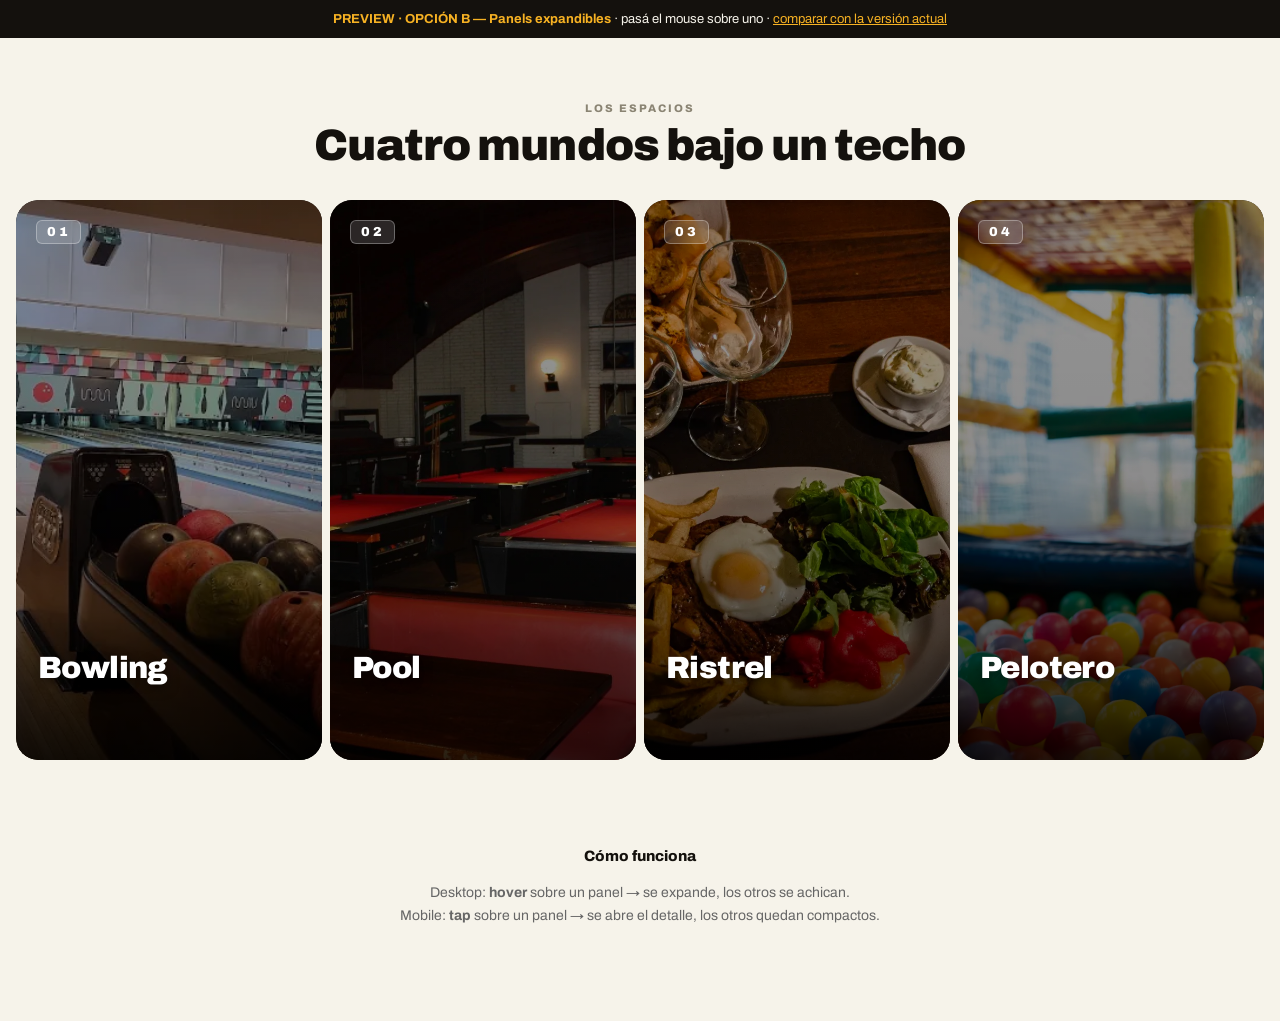
<file: espacios-preview.html>
<!DOCTYPE html>
<html lang="es">
<head>
<meta charset="UTF-8">
<meta name="viewport" content="width=device-width, initial-scale=1.0">
<title>Preview · Espacios expandibles</title>
<link rel="preconnect" href="https://fonts.googleapis.com">
<link rel="preconnect" href="https://fonts.gstatic.com" crossorigin>
<link href="https://fonts.googleapis.com/css2?family=Archivo:wght@400;500;700;800;900&display=swap" rel="stylesheet">
<style>
  :root { --ink: #14110d; --paper: #f6f3ea; --accent: #E63329; --font-ui: 'Archivo', sans-serif; }
  * { box-sizing: border-box; }
  body { margin: 0; font-family: var(--font-ui); background: var(--paper); color: var(--ink); -webkit-font-smoothing: antialiased; }
  .note { background: var(--ink); color: var(--paper); padding: 12px 24px; font-size: 13px; text-align: center; }
  .note strong { color: #f7b223; }

  /* —— sección —— */
  section { padding: 60px 16px; max-width: 1400px; margin: 0 auto; }
  .head { text-align: center; margin: 0 0 32px; }
  .lbl { display: inline-block; font-size: 11px; font-weight: 800; letter-spacing: .18em; text-transform: uppercase; color: #8a8473; margin-bottom: 8px; }
  h2 { font-weight: 900; font-size: clamp(28px, 4vw, 44px); letter-spacing: -0.02em; line-height: 1.05; margin: 0; text-wrap: balance; }

  /* —— PANELS expandibles —— */
  .panels {
    display: flex;
    gap: 8px;
    height: 560px;
    overflow: hidden;
    border-radius: 22px;
  }
  @media (max-width: 880px) {
    .panels { flex-direction: column; height: auto; border-radius: 0; gap: 10px; padding: 0 0; }
  }
  .panel {
    position: relative;
    flex: 1;
    overflow: hidden;
    cursor: pointer;
    transition: flex .6s cubic-bezier(.2,.8,.2,1);
    background: var(--ink);
    border-radius: 22px;
    text-decoration: none;
    color: #fff;
  }
  /* hover expand */
  @media (min-width: 881px) {
    .panels:hover .panel { flex: 0.6; }
    .panels:hover .panel:hover { flex: 2.6; }
  }
  /* mobile · cada panel altura fija */
  @media (max-width: 880px) {
    .panel { height: 280px; }
    .panel.is-open { height: 460px; }
  }

  .panel-img {
    position: absolute;
    inset: 0;
    width: 100%;
    height: 100%;
    object-fit: cover;
    transition: transform 1s ease, filter .6s ease;
    filter: brightness(0.65) saturate(1.1);
  }
  .panel:hover .panel-img,
  .panel.is-open .panel-img {
    filter: brightness(0.85) saturate(1.2);
    transform: scale(1.05);
  }
  .panel::after {
    content: "";
    position: absolute;
    inset: 0;
    background: linear-gradient(180deg, rgba(0,0,0,.1) 0%, rgba(0,0,0,.15) 50%, rgba(0,0,0,.75) 100%);
    pointer-events: none;
    z-index: 1;
  }
  .panel-num {
    position: absolute;
    top: 20px;
    left: 20px;
    z-index: 2;
    font-weight: 900;
    font-size: 13px;
    letter-spacing: .2em;
    background: rgba(255,255,255,.15);
    border: 1px solid rgba(255,255,255,.3);
    backdrop-filter: blur(8px);
    padding: 4px 10px;
    border-radius: 6px;
  }
  .panel-body {
    position: absolute;
    bottom: 0;
    left: 0;
    right: 0;
    padding: 24px 22px;
    z-index: 2;
    writing-mode: horizontal-tb;
  }
  /* título rotado en estado colapsado · vertical */
  .panel-title {
    font-weight: 900;
    font-size: clamp(24px, 2.4vw, 32px);
    letter-spacing: -0.02em;
    line-height: 1;
    margin: 0;
    text-shadow: 0 3px 12px rgba(0,0,0,.5);
  }
  .panel-sub {
    font-weight: 500;
    font-size: 13px;
    margin: 6px 0 0;
    opacity: 0;
    max-height: 0;
    overflow: hidden;
    transition: opacity .4s ease .2s, max-height .5s ease;
    text-shadow: 0 1px 6px rgba(0,0,0,.5);
  }
  .panel-cta {
    display: inline-flex;
    align-items: center;
    gap: 6px;
    margin-top: 14px;
    padding: 9px 16px;
    background: #fff;
    color: var(--ink);
    border-radius: 999px;
    font-weight: 800;
    font-size: 12px;
    letter-spacing: .08em;
    text-transform: uppercase;
    text-decoration: none;
    opacity: 0;
    transform: translateY(8px);
    transition: opacity .4s ease .3s, transform .4s ease .3s;
  }
  .panel:hover .panel-sub,
  .panel.is-open .panel-sub {
    opacity: .95;
    max-height: 60px;
  }
  .panel:hover .panel-cta,
  .panel.is-open .panel-cta {
    opacity: 1;
    transform: none;
  }
  @media (max-width: 880px) {
    .panel-sub { opacity: .95; max-height: 60px; }
    .panel-cta { opacity: 1; transform: none; }
  }

  @media (prefers-reduced-motion: reduce) {
    .panel, .panel-img, .panel-sub, .panel-cta { transition: none; }
    .panel:hover .panel-img, .panel.is-open .panel-img { transform: none; }
  }
</style>
</head>
<body>

<div class="note">
  <strong>PREVIEW · OPCIÓN B — Panels expandibles</strong> · pasá el mouse sobre uno · <a href="index.html" style="color:#f7b223">comparar con la versión actual</a>
</div>

<section>
  <div class="head">
    <span class="lbl">los espacios</span>
    <h2>Cuatro mundos bajo un techo</h2>
  </div>
  <div class="panels">
    <a class="panel" href="#galeria">
      <img class="panel-img" src="assets/bowling.webp" alt="Bowling">
      <span class="panel-num">01</span>
      <div class="panel-body">
        <h3 class="panel-title">Bowling</h3>
        <p class="panel-sub">6 pistas automáticas con conteo digital. El clásico de Snack.</p>
        <span class="panel-cta">Ver fotos →</span>
      </div>
    </a>
    <a class="panel" href="#galeria">
      <img class="panel-img" src="assets/pool.webp" alt="Pool">
      <span class="panel-num">02</span>
      <div class="panel-body">
        <h3 class="panel-title">Pool</h3>
        <p class="panel-sub">5 mesas con paños rojos clásicos. Para tirar unas tacadas.</p>
        <span class="panel-cta">Ver fotos →</span>
      </div>
    </a>
    <a class="panel" href="#ristrel">
      <img class="panel-img" src="assets/plato.webp" alt="Restaurante">
      <span class="panel-num">03</span>
      <div class="panel-body">
        <h3 class="panel-title">Ristrel</h3>
        <p class="panel-sub">Parrilla, pizzas, pastas y hamburguesas. Carta amplia para todos.</p>
        <span class="panel-cta">Ver carta →</span>
      </div>
    </a>
    <a class="panel" href="cumples.html">
      <img class="panel-img" src="assets/pelotero.webp" alt="Pelotero">
      <span class="panel-num">04</span>
      <div class="panel-body">
        <h3 class="panel-title">Pelotero</h3>
        <p class="panel-sub">Espacio infantil para los más chicos. Ideal para cumples.</p>
        <span class="panel-cta">Ver cumples →</span>
      </div>
    </a>
  </div>
</section>

<div style="max-width:680px;margin:0 auto;padding:24px 24px 80px;text-align:center;color:#666;font-size:14px;line-height:1.6">
  <p style="font-weight:800;color:var(--ink);font-size:15px;margin:0 0 8px">Cómo funciona</p>
  <p>Desktop: <b>hover</b> sobre un panel → se expande, los otros se achican.<br>
  Mobile: <b>tap</b> sobre un panel → se abre el detalle, los otros quedan compactos.</p>
</div>

<script>
  // En mobile, click toggle del panel
  if (matchMedia('(max-width: 880px)').matches) {
    document.querySelectorAll('.panel').forEach(p => {
      p.addEventListener('click', (e) => {
        // siempre dejar pasar el click al link si ya está abierto
        if (p.classList.contains('is-open')) return;
        e.preventDefault();
        document.querySelectorAll('.panel.is-open').forEach(o => o.classList.remove('is-open'));
        p.classList.add('is-open');
      });
    });
  }
</script>

</body>
</html>
</file>
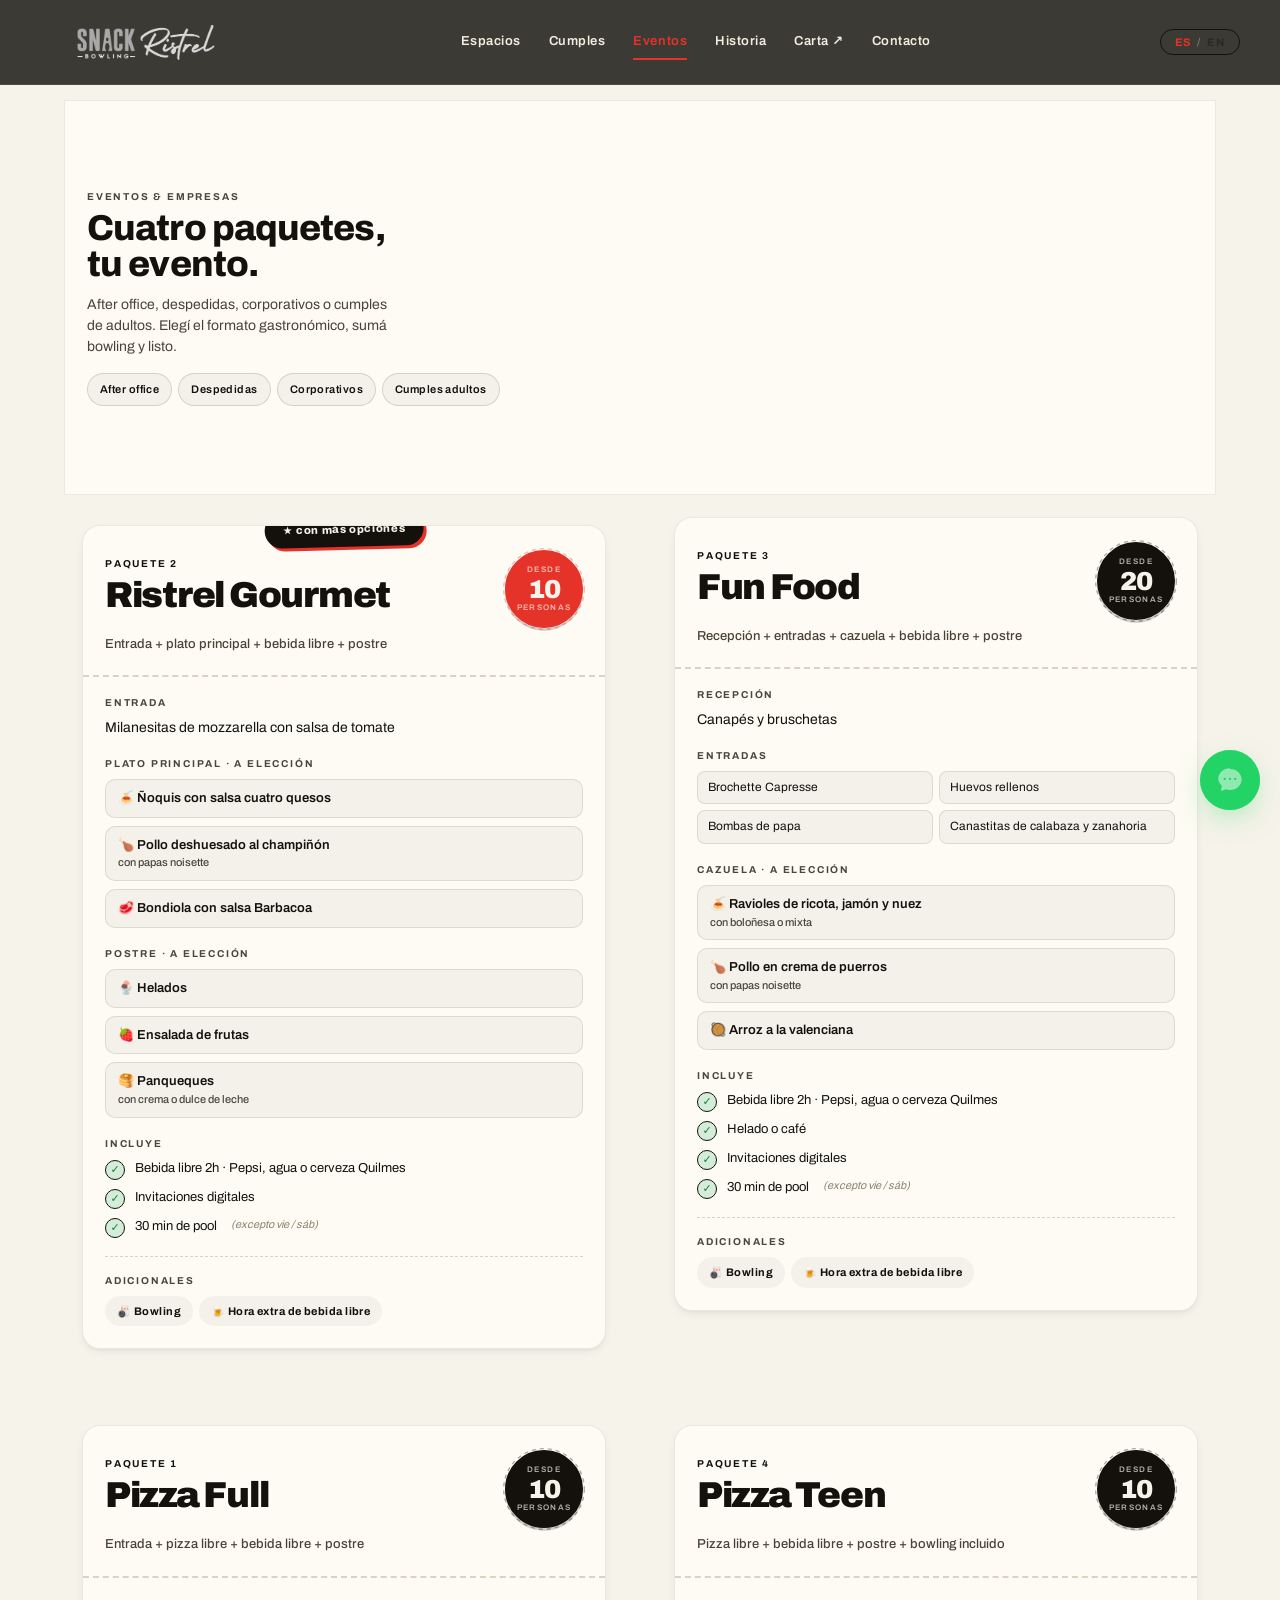
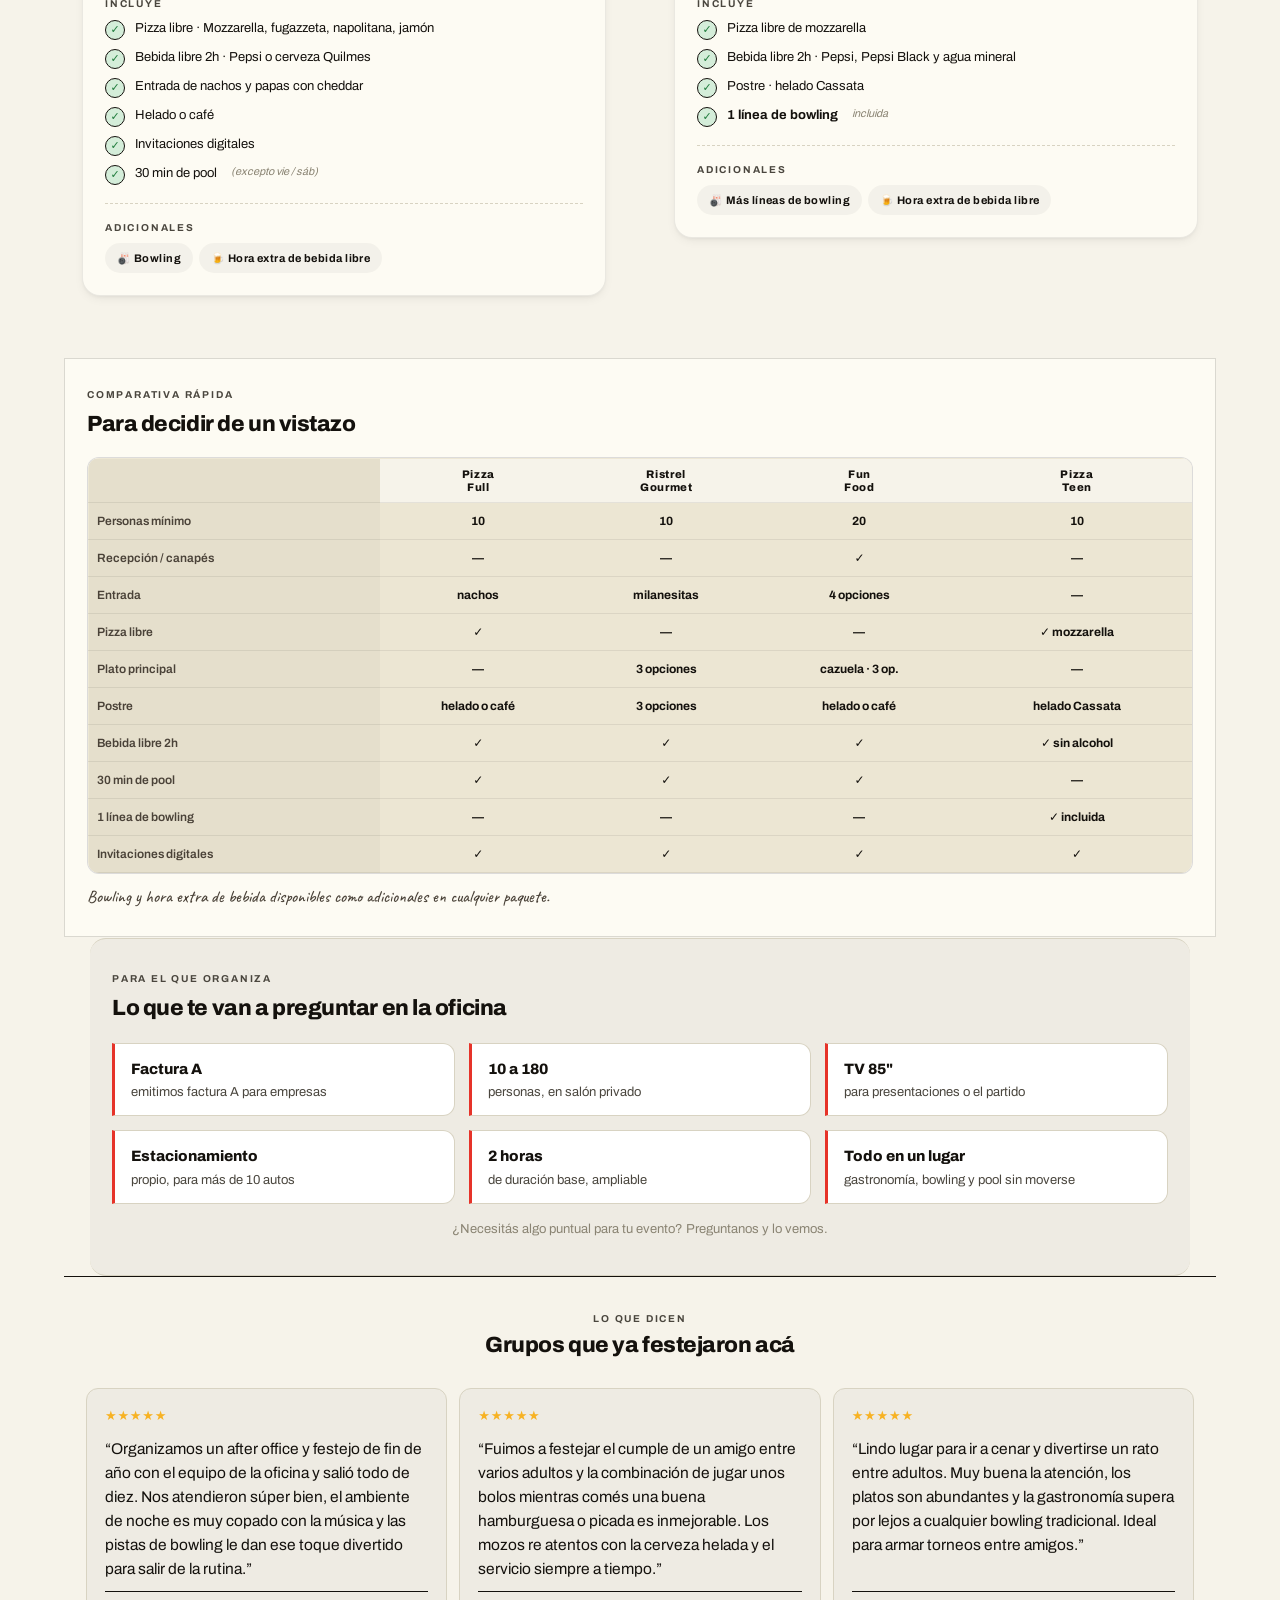
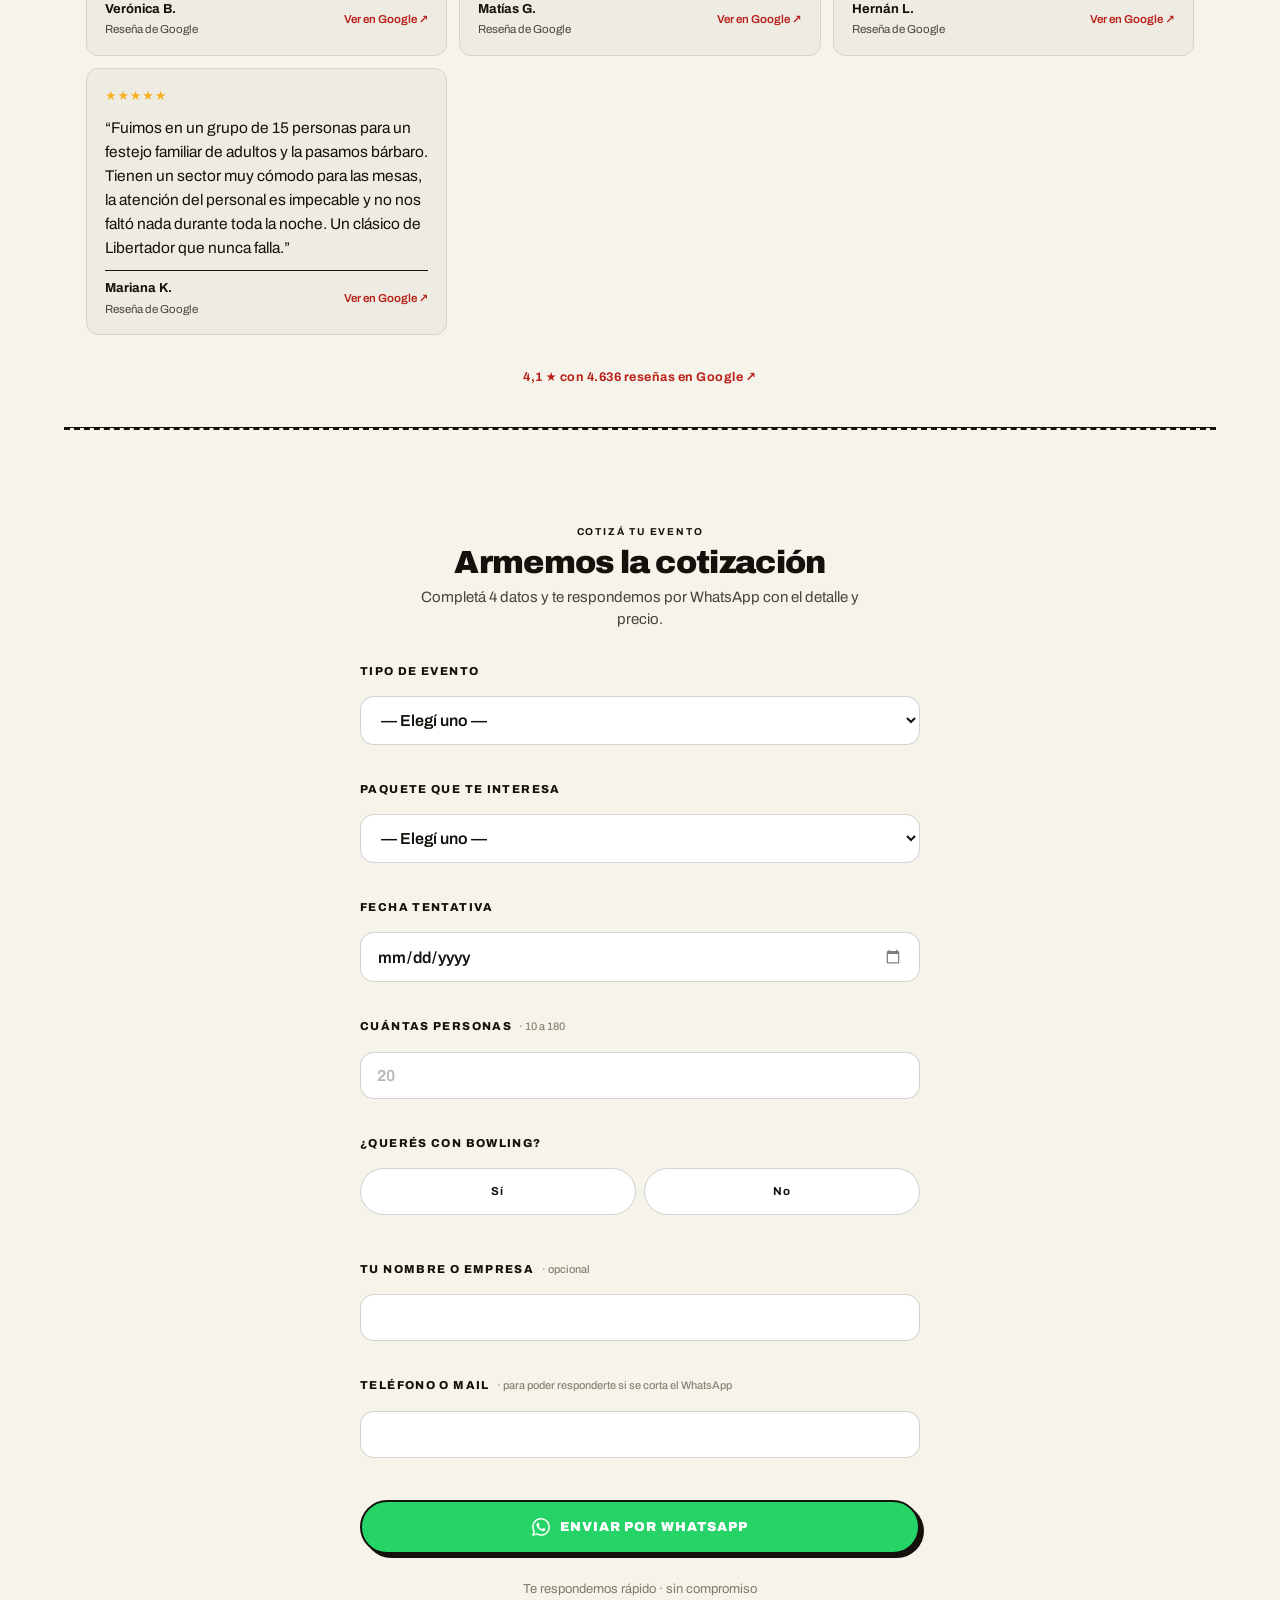
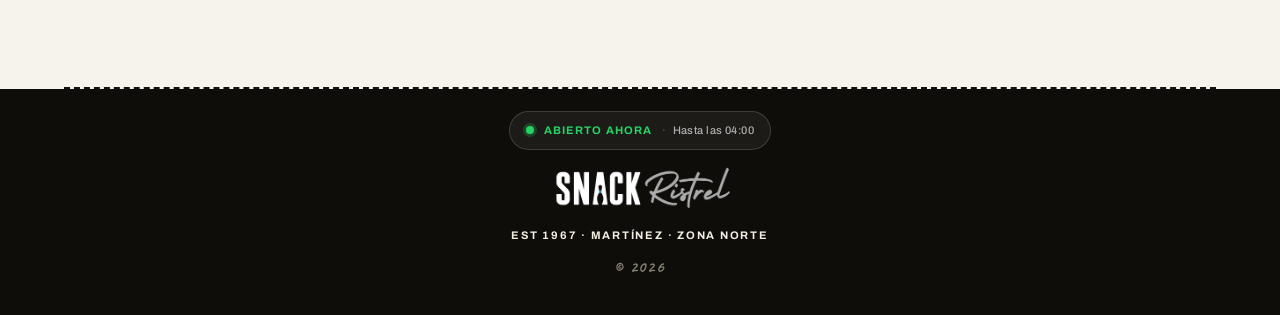
<file: eventos.html>
<!DOCTYPE html>
<html lang="es">
<head>
<meta charset="UTF-8">
<meta name="viewport" content="width=device-width, initial-scale=1.0">
<title>Eventos corporativos con bowling en Zona Norte · Snack Bowling Martínez</title>
<meta name="description" content="Eventos corporativos con bowling en Martínez, Zona Norte. After office, despedidas, cumples adultos. 4 paquetes para 10 a 180 personas en Snack Bowling.">
<meta name="keywords" content="eventos corporativos con bowling, after office bowling Martínez, despedida soltero bowling, eventos empresas Martínez, salón eventos bowling Buenos Aires">
<link rel="canonical" href="https://www.snackbowling.com.ar/eventos">
<meta name="theme-color" content="#f6f3ea">
<meta name="robots" content="index, follow">

<meta property="og:type" content="website">
<meta property="og:site_name" content="Snack Bowling">
<meta property="og:title" content="Eventos corporativos con bowling · Snack Bowling Martínez">
<meta property="og:description" content="After office, despedidas, corporativos y cumples adultos. 4 paquetes para 10 a 180 personas en Zona Norte. Bowling incluido.">
<meta property="og:url" content="https://www.snackbowling.com.ar/eventos">
<meta property="og:image" content="https://www.snackbowling.com.ar/assets/evento.webp">
<meta property="og:locale" content="es_AR">
<meta name="twitter:card" content="summary_large_image">
<meta name="twitter:title" content="Eventos corporativos con bowling · Snack Bowling Martínez">
<meta name="twitter:description" content="4 paquetes, 10 a 180 personas. Salón + bowling en Zona Norte.">
<meta name="twitter:image" content="https://www.snackbowling.com.ar/assets/evento.webp">

<link rel="icon" type="image/png" sizes="32x32" href="assets/favicon-32.png">
<link rel="icon" type="image/png" sizes="16x16" href="assets/favicon-16.png">
<link rel="icon" type="image/png" sizes="192x192" href="assets/favicon-192.png">
<link rel="manifest" href="manifest.webmanifest">
<link rel="apple-touch-icon" href="assets/apple-touch-icon.png">

<script type="application/ld+json">
{
  "@context": "https://schema.org",
  "@type": "Service",
  "name": "Eventos corporativos con bowling",
  "serviceType": "Eventos y empresas",
  "provider": {
    "@type": "Restaurant",
    "name": "Snack Bowling",
    "url": "https://www.snackbowling.com.ar/",
    "telephone": "+541147928009",
    "address": {
      "@type": "PostalAddress",
      "streetAddress": "Av. del Libertador 13054",
      "addressLocality": "Martínez",
      "addressRegion": "Buenos Aires",
      "addressCountry": "AR"
    }
  },
  "areaServed": [
    { "@type": "Place", "name": "Zona Norte, Buenos Aires" },
    { "@type": "Place", "name": "Martínez" },
    { "@type": "Place", "name": "San Isidro" },
    { "@type": "Place", "name": "Vicente López" }
  ],
  "description": "Eventos corporativos con bowling, after office, despedidas, cumples adultos. 4 paquetes gastronómicos para 10 a 180 personas.",
  "image": "https://www.snackbowling.com.ar/assets/evento.webp",
  "hasOfferCatalog": {
    "@type": "OfferCatalog",
    "name": "Paquetes de eventos",
    "itemListElement": [
      {
        "@type": "Offer",
        "name": "Pizza Full",
        "description": "Entrada + pizza libre + bebida libre 2h + postre. Pizza de mozzarella, fugazzeta, napolitana y jamón.",
        "category": "Evento corporativo"
      },
      {
        "@type": "Offer",
        "name": "Ristrel Gourmet",
        "description": "Entrada + plato principal a elección + bebida libre + postre. Ñoquis, pollo, bondiola o ravioles.",
        "category": "Evento corporativo"
      },
      {
        "@type": "Offer",
        "name": "Fun Food",
        "description": "Recepción + canapés + cazuela a elección + bebida libre + postre. Para grupos medianos y grandes.",
        "category": "Evento corporativo"
      },
      {
        "@type": "Offer",
        "name": "Pizza Teen",
        "description": "Pizza libre de mozzarella + bebida libre 2h (Pepsi, Pepsi Black, agua) + helado Cassata + 1 línea de bowling incluida. Ideal para cumples adolescentes.",
        "category": "Cumple adolescente"
      }
    ]
  },
  "mainEntityOfPage": "https://www.snackbowling.com.ar/eventos"
}
</script>

<link rel="preload" as="font" type="font/woff2" href="assets/fonts/archivo-variable.woff2" crossorigin>
<link rel="preload" as="font" type="font/woff2" href="assets/fonts/fraunces-variable.woff2" crossorigin>
<link rel="stylesheet" href="assets/fonts/fonts.css">
<link rel="stylesheet" href="wireframes.css">
<link rel="stylesheet" href="cumples.css">
<link rel="stylesheet" href="site.css">
<link rel="stylesheet" href="eventos.css">

<!--
  Google Analytics 4 · sólo se carga en el dominio de producción.
  En localhost, en previews de Cloudflare o abriendo el archivo directo no se
  dispara ningún evento, así que probar no ensucia los datos reales.
-->
<script>
  (function () {
    window.dataLayer = window.dataLayer || [];
    function gtag(){ dataLayer.push(arguments); }
    window.gtag = gtag;

    var host = location.hostname;
    var esProduccion = host === 'snackbowling.com.ar' || host.endsWith('.snackbowling.com.ar');
    if (!esProduccion) return;

    var s = document.createElement('script');
    s.async = true;
    s.src = 'https://www.googletagmanager.com/gtag/js?id=G-M6GGPZSK61';
    document.head.appendChild(s);

    gtag('js', new Date());
    gtag('config', 'G-M6GGPZSK61', { anonymize_ip: true });
    // Google Tag Manager · el contenedor lo administra el asesor de marketing.
    // Se carga sólo en producción, igual que Analytics. GA4 sigue cargando
    // directo arriba: NO agregar una etiqueta de GA4 dentro del contenedor, o
    // las visitas y los eventos se cuentan dobles.
    (function(w,d,s,l,i){w[l]=w[l]||[];w[l].push({'gtm.start':new Date().getTime(),event:'gtm.js'});var f=d.getElementsByTagName(s)[0],j=d.createElement(s),dl=l!='dataLayer'?'&l='+l:'';j.async=true;j.src='https://www.googletagmanager.com/gtm.js?id='+i+dl;f.parentNode.insertBefore(j,f);})(window,document,'script','dataLayer','GTM-W58M3PF2');
  })();
</script>
</head>
<body class="cumples-page eventos-page final-site final-subpage has-sticky-bar">
<noscript><iframe src="https://www.googletagmanager.com/ns.html?id=GTM-W58M3PF2" height="0" width="0" style="display:none;visibility:hidden"></iframe></noscript>
<a class="skip-link" href="#contenido">Saltar al contenido</a>
<div class="scroll-progress" aria-hidden="true"></div>

<!-- DESKTOP NAV · subpáginas -->
<div class="d-nav subpage-d-nav">
  <a href="/" class="d-nav-logo-link" aria-label="Ir al inicio"><img class="d-nav-logo" src="assets/logo-nav-full.webp" width="2000" height="500" alt="Snack Ristrel"></a>
  <div class="d-nav-links">
    <a href="/#espacios">Espacios</a>
    <a href="/cumples">Cumples</a>
    <a href="/eventos" class="is-current">Eventos</a>
    <a href="/historia">Historia</a>
    <a href="https://menu.maxirest.com/408" target="_blank" rel="noopener">Carta ↗</a>
    <a href="/#contacto">Contacto</a>
  </div>
  <button class="lang-toggle d-lang-toggle" data-lang-toggle type="button" aria-label="Cambiar idioma">
    <span class="lang-opt lang-opt--es is-active" data-lang="es">ES</span>
    <span class="lang-sep">/</span>
    <span class="lang-opt lang-opt--en" data-lang="en">EN</span>
  </button>
</div>

<main class="site-mobile" id="contenido">
<!-- nav -->
        <div class="m-nav m-nav--dir1">
          <a href="/" class="m-nav-back">←</a>
          <a href="/" class="m-nav-logo-link" aria-label="Ir al inicio"><img class="m-nav-logo" src="assets/logo-nav.webp" width="2000" height="500" alt="Snack Ristrel"></a>
          <div class="m-nav-right">
            <button class="lang-toggle" data-lang-toggle type="button" aria-label="Cambiar idioma">
              <span class="lang-opt is-active" data-lang="es">ES</span>
              <span class="lang-sep">/</span>
              <span class="lang-opt" data-lang="en">EN</span>
            </button>
            <button class="m-burger" type="button" data-menu-toggle aria-label="Abrir menú"><span class="m-burger-icon" aria-hidden="true"><span></span><span></span><span></span></span></button>
          </div>
        </div>
          <!-- MOBILE OVERLAY MENU -->
          <div class="m-menu" data-menu>
            <div class="m-menu-head">
              <a href="/" class="m-nav-logo-link" aria-label="Ir al inicio"><img class="m-nav-logo" src="assets/logo-nav.webp" width="2000" height="500" alt="Snack Ristrel"></a>
              <button class="m-menu-close" data-menu-toggle aria-label="Cerrar">×</button>
            </div>
            <nav class="m-menu-list">
              <a href="/#espacios" data-menu-link>
                <span class="m-menu-num">01</span>
                <span class="m-menu-text">
                  <span class="m-menu-title">Los espacios</span>
                  <span class="m-menu-sub">bowling · pool · resto · pelotero</span>
                </span>
                <span class="m-menu-arrow">→</span>
              </a>
              <a href="https://menu.maxirest.com/408" target="_blank" rel="noopener" data-menu-link>
                <span class="m-menu-num">02</span>
                <span class="m-menu-text">
                  <span class="m-menu-title">Carta digital <span class="m-menu-ext">↗</span></span>
                  <span class="m-menu-sub">parrilla, pizzas, pastas y más</span>
                </span>
                <span class="m-menu-arrow">→</span>
              </a>
              <a href="/cumples" data-menu-link>
                <span class="m-menu-num">03</span>
                <span class="m-menu-text">
                  <span class="m-menu-title">Cumples infantiles</span>
                  <span class="m-menu-sub">de 6 a 13 años</span>
                </span>
                <span class="m-menu-arrow">→</span>
              </a>
              <a href="/eventos" data-menu-link>
                <span class="m-menu-num">04</span>
                <span class="m-menu-text">
                  <span class="m-menu-title">Eventos &amp; empresas</span>
                  <span class="m-menu-sub">after office · corporativos</span>
                </span>
                <span class="m-menu-arrow">→</span>
              </a>
              <a href="/#historia" data-menu-link>
                <span class="m-menu-num">05</span>
                <span class="m-menu-text">
                  <span class="m-menu-title">Historia</span>
                  <span class="m-menu-sub">desde 1967</span>
                </span>
                <span class="m-menu-arrow">→</span>
              </a>
              <a href="/#contacto" data-menu-link>
                <span class="m-menu-num">06</span>
                <span class="m-menu-text">
                  <span class="m-menu-title">Contacto</span>
                  <span class="m-menu-sub">Av. del Libertador 13054</span>
                </span>
                <span class="m-menu-arrow">→</span>
              </a>
            </nav>
            <div class="m-menu-foot">
              <div class="m-menu-seal">
                <span class="seal-line">·  EST  ·</span>
                <span class="seal-year">1967</span>
                <span class="seal-line">·  MARTÍNEZ  ·</span>
              </div>
              <div class="m-menu-contact">
                <a href="tel:47928009" class="m-menu-contact-row">
                  <span class="m-menu-contact-lbl">Llamar</span>
                  <span class="m-menu-contact-val">4792-8009</span>
                </a>
                <a href="https://maps.google.com/?q=Av.+del+Libertador+13054+Mart%C3%ADnez" target="_blank" rel="noopener" class="m-menu-contact-row">
                  <span class="m-menu-contact-lbl">Dirección</span>
                  <span class="m-menu-contact-val">Av. del Libertador 13054</span>
                </a>
              </div>
            </div>
          </div>


        <!-- HERO -->
        <section class="ev-hero">
          <span class="lbl">eventos & empresas</span>
          <h1 class="ev-hero-title">Cuatro paquetes,<br>tu evento.</h1>
          <p class="ev-hero-sub">After office, despedidas, corporativos o cumples de adultos. Elegí el formato gastronómico, sumá bowling y listo.</p>
          <div class="ev-hero-types">
            <span class="events-type">After office</span>
            <span class="events-type">Despedidas</span>
            
            <span class="events-type">Corporativos</span>
            <span class="events-type">Cumples adultos</span>
          </div>
        </section>

        <div class="ev-pkg-grid">
        <!-- PAQUETE 1 · PIZZA FULL -->
        <section class="ev-pkg ev-pkg--pizza">
          <div class="ev-pkg-head">
            <div class="ev-pkg-head-row">
              <div class="ev-pkg-head-text">
                <span class="ev-pkg-tag">PAQUETE 1</span>
                <h2 class="ev-pkg-name">Pizza Full</h2>
              </div>
              <div class="ev-pkg-min">
                <svg class="ev-pkg-min-ring" viewBox="0 0 64 64" aria-hidden="true">
                  <circle cx="32" cy="32" r="30" fill="none" stroke="currentColor" stroke-width="1" stroke-dasharray="3 3" opacity="0.35"></circle>
                </svg>
                <span class="ev-pkg-min-from">desde</span>
                <span class="ev-pkg-min-n">10</span>
                <span class="ev-pkg-min-l">personas</span>
              </div>
            </div>
            <p class="ev-pkg-tagline">Entrada + pizza libre + bebida libre + postre</p>
          </div>

          <div class="ev-pkg-body">
            <div class="ev-pkg-section">
              <span class="lbl">incluye</span>
              <ul class="ev-list">
                <li><span class="ev-check">✓</span>Pizza libre · Mozzarella, fugazzeta, napolitana, jamón</li>
                <li><span class="ev-check">✓</span>Bebida libre 2h · Pepsi o cerveza Quilmes</li>
                <li><span class="ev-check">✓</span>Entrada de nachos y papas con cheddar</li>
                <li><span class="ev-check">✓</span>Helado o café</li>
                <li><span class="ev-check">✓</span>Invitaciones digitales</li>
                <li><span class="ev-check">✓</span>30 min de pool <small>(excepto vie / sáb)</small></li>
              </ul>
            </div>

            <div class="ev-pkg-section ev-pkg-addons">
              <span class="lbl">adicionales</span>
              <div class="ev-addons">
                <span class="ev-addon">🎳 Bowling</span>
                <span class="ev-addon">🍺 Hora extra de bebida libre</span>
              </div>
            </div>
          </div>
        </section>

        <!-- PAQUETE 2 · RISTREL GOURMET -->
        <section class="ev-pkg ev-pkg--gourmet">
          <div class="ev-pkg-ribbon">★ con más opciones</div>
          <div class="ev-pkg-head">
            <div class="ev-pkg-head-row">
              <div class="ev-pkg-head-text">
                <span class="ev-pkg-tag">PAQUETE 2</span>
                <h2 class="ev-pkg-name">Ristrel Gourmet</h2>
              </div>
              <div class="ev-pkg-min">
                <svg class="ev-pkg-min-ring" viewBox="0 0 64 64" aria-hidden="true">
                  <circle cx="32" cy="32" r="30" fill="none" stroke="currentColor" stroke-width="1" stroke-dasharray="3 3" opacity="0.35"></circle>
                </svg>
                <span class="ev-pkg-min-from">desde</span>
                <span class="ev-pkg-min-n">10</span>
                <span class="ev-pkg-min-l">personas</span>
              </div>
            </div>
            <p class="ev-pkg-tagline">Entrada + plato principal + bebida libre + postre</p>
          </div>

          <div class="ev-pkg-body">
            <div class="ev-pkg-section">
              <span class="lbl">entrada</span>
              <p class="ev-pkg-item">Milanesitas de mozzarella con salsa de tomate</p>
            </div>

            <div class="ev-pkg-section">
              <span class="lbl">plato principal · a elección</span>
              <div class="ev-options">
                <div class="ev-option">🍝 Ñoquis con salsa cuatro quesos</div>
                <div class="ev-option">🍗 Pollo deshuesado al champiñón <small>con papas noisette</small></div>
                <div class="ev-option">🥩 Bondiola con salsa Barbacoa</div>
              </div>
            </div>

            <div class="ev-pkg-section">
              <span class="lbl">postre · a elección</span>
              <div class="ev-options">
                <div class="ev-option">🍨 Helados</div>
                <div class="ev-option">🍓 Ensalada de frutas</div>
                <div class="ev-option">🥞 Panqueques <small>con crema o dulce de leche</small></div>
              </div>
            </div>

            <div class="ev-pkg-section">
              <span class="lbl">incluye</span>
              <ul class="ev-list">
                <li><span class="ev-check">✓</span>Bebida libre 2h · Pepsi, agua o cerveza Quilmes</li>
                <li><span class="ev-check">✓</span>Invitaciones digitales</li>
                <li><span class="ev-check">✓</span>30 min de pool <small>(excepto vie / sáb)</small></li>
              </ul>
            </div>

            <div class="ev-pkg-section ev-pkg-addons">
              <span class="lbl">adicionales</span>
              <div class="ev-addons">
                <span class="ev-addon">🎳 Bowling</span>
                <span class="ev-addon">🍺 Hora extra de bebida libre</span>
              </div>
            </div>
          </div>
        </section>

        <!-- PAQUETE 3 · FUN FOOD -->
        <section class="ev-pkg ev-pkg--fun">
          <div class="ev-pkg-head">
            <div class="ev-pkg-head-row">
              <div class="ev-pkg-head-text">
                <span class="ev-pkg-tag">PAQUETE 3</span>
                <h2 class="ev-pkg-name">Fun Food</h2>
              </div>
              <div class="ev-pkg-min">
                <svg class="ev-pkg-min-ring" viewBox="0 0 64 64" aria-hidden="true">
                  <circle cx="32" cy="32" r="30" fill="none" stroke="currentColor" stroke-width="1" stroke-dasharray="3 3" opacity="0.35"></circle>
                </svg>
                <span class="ev-pkg-min-from">desde</span>
                <span class="ev-pkg-min-n">20</span>
                <span class="ev-pkg-min-l">personas</span>
              </div>
            </div>
            <p class="ev-pkg-tagline">Recepción + entradas + cazuela + bebida libre + postre</p>
          </div>

          <div class="ev-pkg-body">
            <div class="ev-pkg-section">
              <span class="lbl">recepción</span>
              <p class="ev-pkg-item">Canapés y bruschetas</p>
            </div>

            <div class="ev-pkg-section">
              <span class="lbl">entradas</span>
              <div class="ev-options ev-options--grid">
                <div class="ev-option-mini">Brochette Capresse</div>
                <div class="ev-option-mini">Huevos rellenos</div>
                <div class="ev-option-mini">Bombas de papa</div>
                <div class="ev-option-mini">Canastitas de calabaza y zanahoria</div>
              </div>
            </div>

            <div class="ev-pkg-section">
              <span class="lbl">cazuela · a elección</span>
              <div class="ev-options">
                <div class="ev-option">🍝 Ravioles de ricota, jamón y nuez <small>con boloñesa o mixta</small></div>
                <div class="ev-option">🍗 Pollo en crema de puerros <small>con papas noisette</small></div>
                <div class="ev-option">🥘 Arroz a la valenciana</div>
              </div>
            </div>

            <div class="ev-pkg-section">
              <span class="lbl">incluye</span>
              <ul class="ev-list">
                <li><span class="ev-check">✓</span>Bebida libre 2h · Pepsi, agua o cerveza Quilmes</li>
                <li><span class="ev-check">✓</span>Helado o café</li>
                <li><span class="ev-check">✓</span>Invitaciones digitales</li>
                <li><span class="ev-check">✓</span>30 min de pool <small>(excepto vie / sáb)</small></li>
              </ul>
            </div>

            <div class="ev-pkg-section ev-pkg-addons">
              <span class="lbl">adicionales</span>
              <div class="ev-addons">
                <span class="ev-addon">🎳 Bowling</span>
                <span class="ev-addon">🍺 Hora extra de bebida libre</span>
              </div>
            </div>
          </div>
        </section>

        <!-- PAQUETE 4 · PIZZA TEEN -->
        <section class="ev-pkg ev-pkg--pizza">
          <div class="ev-pkg-head">
            <div class="ev-pkg-head-row">
              <div class="ev-pkg-head-text">
                <span class="ev-pkg-tag">PAQUETE 4</span>
                <h2 class="ev-pkg-name">Pizza Teen</h2>
              </div>
              <div class="ev-pkg-min">
                <svg class="ev-pkg-min-ring" viewBox="0 0 64 64" aria-hidden="true">
                  <circle cx="32" cy="32" r="30" fill="none" stroke="currentColor" stroke-width="1" stroke-dasharray="3 3" opacity="0.35"></circle>
                </svg>
                <span class="ev-pkg-min-from">desde</span>
                <span class="ev-pkg-min-n">10</span>
                <span class="ev-pkg-min-l">personas</span>
              </div>
            </div>
            <p class="ev-pkg-tagline">Pizza libre + bebida libre + postre + bowling incluido</p>
          </div>

          <div class="ev-pkg-body">
            <div class="ev-pkg-section">
              <span class="lbl">incluye</span>
              <ul class="ev-list">
                <li><span class="ev-check">✓</span>Pizza libre de mozzarella</li>
                <li><span class="ev-check">✓</span>Bebida libre 2h · Pepsi, Pepsi Black y agua mineral</li>
                <li><span class="ev-check">✓</span>Postre · helado Cassata</li>
                <li><span class="ev-check">✓</span><b>1 línea de bowling</b> <small>incluida</small></li>
              </ul>
            </div>

            <div class="ev-pkg-section ev-pkg-addons">
              <span class="lbl">adicionales</span>
              <div class="ev-addons">
                <span class="ev-addon">🎳 Más líneas de bowling</span>
                <span class="ev-addon">🍺 Hora extra de bebida libre</span>
              </div>
            </div>
          </div>
        </section>
        </div><!-- /.ev-pkg-grid -->

        <!-- COMPARATIVA -->
        <section class="ev-compare">
          <span class="lbl">comparativa rápida</span>
          <h3 class="ev-compare-title">Para decidir de un vistazo</h3>
          <div class="ev-compare-wrap">
            <table class="ev-compare-table">
              <thead>
                <tr><th></th><th>Pizza<br>Full</th><th>Ristrel<br>Gourmet</th><th>Fun<br>Food</th><th>Pizza<br>Teen</th></tr>
              </thead>
              <tbody>
                <tr><td>Personas mínimo</td><td>10</td><td>10</td><td>20</td><td>10</td></tr>
                <tr><td>Recepción / canapés</td><td>—</td><td>—</td><td>✓</td><td>—</td></tr>
                <tr><td>Entrada</td><td>nachos</td><td>milanesitas</td><td>4 opciones</td><td>—</td></tr>
                <tr><td>Pizza libre</td><td>✓</td><td>—</td><td>—</td><td>✓ mozzarella</td></tr>
                <tr><td>Plato principal</td><td>—</td><td>3 opciones</td><td>cazuela · 3 op.</td><td>—</td></tr>
                <tr><td>Postre</td><td>helado o café</td><td>3 opciones</td><td>helado o café</td><td>helado Cassata</td></tr>
                <tr><td>Bebida libre 2h</td><td>✓</td><td>✓</td><td>✓</td><td>✓ sin alcohol</td></tr>
                <tr><td>30 min de pool</td><td>✓</td><td>✓</td><td>✓</td><td>—</td></tr>
                <tr><td>1 línea de bowling</td><td>—</td><td>—</td><td>—</td><td>✓ incluida</td></tr>
                <tr><td>Invitaciones digitales</td><td>✓</td><td>✓</td><td>✓</td><td>✓</td></tr>
              </tbody>
            </table>
          </div>
          <p class="ev-compare-foot">Bowling y hora extra de bebida disponibles como adicionales en cualquier paquete.</p>
        </section>

        <!-- PARA EL QUE ORGANIZA · datos que pide el decisor corporativo -->
        <section class="ev-b2b">
          <span class="lbl">para el que organiza</span>
          <h3 class="ev-b2b-title">Lo que te van a preguntar en la oficina</h3>
          <div class="ev-b2b-grid">
            <div class="ev-b2b-item">
              <span class="ev-b2b-n">Factura A</span>
              <span class="ev-b2b-l">emitimos factura A para empresas</span>
            </div>
            <div class="ev-b2b-item">
              <span class="ev-b2b-n">10 a 180</span>
              <span class="ev-b2b-l">personas, en salón privado</span>
            </div>
            <div class="ev-b2b-item">
              <span class="ev-b2b-n">TV 85"</span>
              <span class="ev-b2b-l">para presentaciones o el partido</span>
            </div>
            <div class="ev-b2b-item">
              <span class="ev-b2b-n">Estacionamiento</span>
              <span class="ev-b2b-l">propio, para más de 10 autos</span>
            </div>
            <div class="ev-b2b-item">
              <span class="ev-b2b-n">2 horas</span>
              <span class="ev-b2b-l">de duración base, ampliable</span>
            </div>
            <div class="ev-b2b-item">
              <span class="ev-b2b-n">Todo en un lugar</span>
              <span class="ev-b2b-l">gastronomía, bowling y pool sin moverse</span>
            </div>
          </div>
          <p class="ev-b2b-foot">¿Necesitás algo puntual para tu evento? Preguntanos y lo vemos.</p>
        </section>


        <!-- PRUEBA SOCIAL · grupos y eventos de adultos -->
        <section class="social-proof social-proof--solo">
          <div class="sp-head">
            <span class="lbl">lo que dicen</span>
            <h2 class="ev-b2b-title">Grupos que ya festejaron acá</h2>
          </div>
          <div class="sp-grid sp-grid--cumples">
            <a class="sp-card" href="https://www.google.com/maps/place/Snack+Bowling+%26+Restaurant/@-34.4907045,-58.4855095,17z/data=!4m8!3m7!1s0x95bcb174c35f254f:0x4265a336265d66ed!8m2!3d-34.4907045!4d-58.4855095!9m1!1b1!16s%2Fg%2F1thgcmz0" target="_blank" rel="noopener" data-review-link>
              <div class="sp-card-stars" aria-label="5 de 5 estrellas">★★★★★</div>
              <blockquote>Organizamos un after office y festejo de fin de año con el equipo de la oficina y salió todo de diez. Nos atendieron súper bien, el ambiente de noche es muy copado con la música y las pistas de bowling le dan ese toque divertido para salir de la rutina.</blockquote>
              <div class="sp-foot"><span class="sp-author">Verónica B.</span><span class="sp-meta">Reseña de Google</span><span class="sp-verify">Ver en Google ↗</span></div>
            </a>
            <a class="sp-card" href="https://www.google.com/maps/place/Snack+Bowling+%26+Restaurant/@-34.4907045,-58.4855095,17z/data=!4m8!3m7!1s0x95bcb174c35f254f:0x4265a336265d66ed!8m2!3d-34.4907045!4d-58.4855095!9m1!1b1!16s%2Fg%2F1thgcmz0" target="_blank" rel="noopener" data-review-link>
              <div class="sp-card-stars" aria-label="5 de 5 estrellas">★★★★★</div>
              <blockquote>Fuimos a festejar el cumple de un amigo entre varios adultos y la combinación de jugar unos bolos mientras comés una buena hamburguesa o picada es inmejorable. Los mozos re atentos con la cerveza helada y el servicio siempre a tiempo.</blockquote>
              <div class="sp-foot"><span class="sp-author">Matías G.</span><span class="sp-meta">Reseña de Google</span><span class="sp-verify">Ver en Google ↗</span></div>
            </a>
            <a class="sp-card" href="https://www.google.com/maps/place/Snack+Bowling+%26+Restaurant/@-34.4907045,-58.4855095,17z/data=!4m8!3m7!1s0x95bcb174c35f254f:0x4265a336265d66ed!8m2!3d-34.4907045!4d-58.4855095!9m1!1b1!16s%2Fg%2F1thgcmz0" target="_blank" rel="noopener" data-review-link>
              <div class="sp-card-stars" aria-label="5 de 5 estrellas">★★★★★</div>
              <blockquote>Lindo lugar para ir a cenar y divertirse un rato entre adultos. Muy buena la atención, los platos son abundantes y la gastronomía supera por lejos a cualquier bowling tradicional. Ideal para armar torneos entre amigos.</blockquote>
              <div class="sp-foot"><span class="sp-author">Hernán L.</span><span class="sp-meta">Reseña de Google</span><span class="sp-verify">Ver en Google ↗</span></div>
            </a>
            <a class="sp-card" href="https://www.google.com/maps/place/Snack+Bowling+%26+Restaurant/@-34.4907045,-58.4855095,17z/data=!4m8!3m7!1s0x95bcb174c35f254f:0x4265a336265d66ed!8m2!3d-34.4907045!4d-58.4855095!9m1!1b1!16s%2Fg%2F1thgcmz0" target="_blank" rel="noopener" data-review-link>
              <div class="sp-card-stars" aria-label="5 de 5 estrellas">★★★★★</div>
              <blockquote>Fuimos en un grupo de 15 personas para un festejo familiar de adultos y la pasamos bárbaro. Tienen un sector muy cómodo para las mesas, la atención del personal es impecable y no nos faltó nada durante toda la noche. Un clásico de Libertador que nunca falla.</blockquote>
              <div class="sp-foot"><span class="sp-author">Mariana K.</span><span class="sp-meta">Reseña de Google</span><span class="sp-verify">Ver en Google ↗</span></div>
            </a>
          </div>
          <a class="sp-all" href="https://www.google.com/maps/place/Snack+Bowling+%26+Restaurant/@-34.4907045,-58.4855095,17z/data=!4m8!3m7!1s0x95bcb174c35f254f:0x4265a336265d66ed!8m2!3d-34.4907045!4d-58.4855095!9m1!1b1!16s%2Fg%2F1thgcmz0" target="_blank" rel="noopener">4,1 ★ con 4.636 reseñas en Google ↗</a>
        </section>

        <!-- CTA FINAL -->
        <!-- COTIZADOR -->
        <section class="cotizador" id="cotizador">
          <div class="cotizador-head">
            <span class="lbl">cotizá tu evento</span>
            <h2 class="cotizador-title">Armemos la cotización</h2>
            <p class="cotizador-sub">Completá 4 datos y te respondemos por WhatsApp con el detalle y precio.</p>
          </div>
          <form class="cotizador-form" data-cotizador="eventos">
            <div class="cotizador-field">
              <label for="cot-tipo">Tipo de evento</label>
              <select id="cot-tipo" name="tipoEvento" required>
                <option value="">— Elegí uno —</option>
                <option value="After office">After office</option>
                <option value="Despedida">Despedida</option>
                
                <option value="Corporativo">Corporativo</option>
                <option value="Cumple adultos">Cumple adultos</option>
                <option value="Otro">Otro</option>
              </select>
            </div>
            <div class="cotizador-field">
              <label for="cot-paquete-ev">Paquete que te interesa</label>
              <select id="cot-paquete-ev" name="paquete" required>
                <option value="">— Elegí uno —</option>
                <option value="Pizza Full">Pizza Full</option>
                <option value="Ristrel Gourmet">Ristrel Gourmet</option>
                <option value="Fun Food">Fun Food</option>
                <option value="Pizza Teen">Pizza Teen · con bowling</option>
                <option value="A definir">No estoy seguro/a · ayudame a elegir</option>
              </select>
            </div>
            <div class="cotizador-field">
              <label for="cot-fecha-ev">Fecha tentativa</label>
              <input type="date" id="cot-fecha-ev" name="fecha" required>
            </div>
            <div class="cotizador-field">
              <label for="cot-cantidad-ev">Cuántas personas <span class="lbl-opt">· 10 a 180</span></label>
              <input type="number" id="cot-cantidad-ev" name="cantidad" min="10" max="180" step="1" placeholder="20" required>
            </div>
            <div class="cotizador-field" data-bowling-field>
              <span class="cotizador-field-label">¿Querés con bowling?</span>
              <div class="cotizador-toggle" role="radiogroup" aria-label="¿Querés con bowling?">
                <input type="radio" id="cot-bowling-si" name="bowling" value="Sí" required>
                <label for="cot-bowling-si">Sí</label>
                <input type="radio" id="cot-bowling-no" name="bowling" value="No">
                <label for="cot-bowling-no">No</label>
              </div>
            </div>
            <div class="cotizador-field">
              <label for="cot-nombre-ev">Tu nombre o empresa <span class="lbl-opt">· opcional</span></label>
              <input type="text" id="cot-nombre-ev" name="nombre" maxlength="60" autocomplete="organization">
            </div>
            <div class="cotizador-field">
              <label for="cot-tel-ev">Teléfono o mail <span class="lbl-opt">· para poder responderte si se corta el WhatsApp</span></label>
              <input type="text" id="cot-tel-ev" name="contacto" maxlength="60" autocomplete="tel" required>
            </div>
            <button type="submit" class="cotizador-submit">
              <svg class="wp-svg" viewBox="0 0 24 24" fill="currentColor" aria-hidden="true"><path d="M17.472 14.382c-.297-.149-1.758-.867-2.03-.967-.273-.099-.471-.148-.67.15-.197.297-.767.966-.94 1.164-.173.199-.347.223-.644.075-.297-.15-1.255-.463-2.39-1.475-.883-.788-1.48-1.761-1.653-2.059-.173-.297-.018-.458.13-.606.134-.133.298-.347.446-.52.149-.174.198-.298.298-.497.099-.198.05-.371-.025-.52-.075-.149-.669-1.612-.916-2.207-.242-.579-.487-.5-.669-.51-.173-.008-.371-.01-.57-.01-.198 0-.52.074-.792.372-.272.297-1.04 1.016-1.04 2.479 0 1.462 1.065 2.875 1.213 3.074.149.198 2.096 3.2 5.077 4.487.71.306 1.263.489 1.694.625.712.227 1.36.195 1.871.118.571-.085 1.758-.719 2.006-1.413.248-.694.248-1.289.173-1.413-.074-.124-.272-.198-.57-.347m-5.421 7.403h-.004a9.87 9.87 0 0 1-5.031-1.378l-.361-.214-3.741.982.998-3.648-.235-.374a9.86 9.86 0 0 1-1.51-5.26c.001-5.45 4.436-9.884 9.888-9.884 2.64 0 5.122 1.03 6.988 2.898a9.825 9.825 0 0 1 2.893 6.994c-.003 5.45-4.437 9.884-9.885 9.884m8.413-18.297A11.815 11.815 0 0 0 12.05 0C5.495 0 .16 5.335.157 11.892c0 2.096.547 4.142 1.588 5.945L.057 24l6.305-1.654a11.882 11.882 0 0 0 5.683 1.448h.005c6.554 0 11.89-5.335 11.893-11.893A11.821 11.821 0 0 0 20.464 3.488"/></svg>
              ENVIAR POR WHATSAPP
            </button>
            <p class="cotizador-foot">Te respondemos rápido · sin compromiso</p>
          </form>
        </section>

        <!-- FOOTER -->
        <div class="m-footer m-footer--dir1">
          <div class="footer-hours" data-hours></div>
          <img class="m-footer-logo" src="assets/logo-nav.webp" width="2000" height="500" alt="Snack Ristrel">
          <div>EST 1967 · MARTÍNEZ · ZONA NORTE</div>
          <div class="micro">© 2026</div>
        </div>

        <!-- STICKY CTA BAR mobile -->
        <aside class="sticky-cta-bar" aria-label="Acceso rápido a cotización">
          <a href="#cotizador" class="sticky-btn">
            <svg class="wp-svg" viewBox="0 0 24 24" fill="currentColor" aria-hidden="true"><path d="M17.472 14.382c-.297-.149-1.758-.867-2.03-.967-.273-.099-.471-.148-.67.15-.197.297-.767.966-.94 1.164-.173.199-.347.223-.644.075-.297-.15-1.255-.463-2.39-1.475-.883-.788-1.48-1.761-1.653-2.059-.173-.297-.018-.458.13-.606.134-.133.298-.347.446-.52.149-.174.198-.298.298-.497.099-.198.05-.371-.025-.52-.075-.149-.669-1.612-.916-2.207-.242-.579-.487-.5-.669-.51-.173-.008-.371-.01-.57-.01-.198 0-.52.074-.792.372-.272.297-1.04 1.016-1.04 2.479 0 1.462 1.065 2.875 1.213 3.074.149.198 2.096 3.2 5.077 4.487.71.306 1.263.489 1.694.625.712.227 1.36.195 1.871.118.571-.085 1.758-.719 2.006-1.413.248-.694.248-1.289.173-1.413-.074-.124-.272-.198-.57-.347m-5.421 7.403h-.004a9.87 9.87 0 0 1-5.031-1.378l-.361-.214-3.741.982.998-3.648-.235-.374a9.86 9.86 0 0 1-1.51-5.26c.001-5.45 4.436-9.884 9.888-9.884 2.64 0 5.122 1.03 6.988 2.898a9.825 9.825 0 0 1 2.893 6.994c-.003 5.45-4.437 9.884-9.885 9.884m8.413-18.297A11.815 11.815 0 0 0 12.05 0C5.495 0 .16 5.335.157 11.892c0 2.096.547 4.142 1.588 5.945L.057 24l6.305-1.654a11.882 11.882 0 0 0 5.683 1.448h.005c6.554 0 11.89-5.335 11.893-11.893A11.821 11.821 0 0 0 20.464 3.488"/></svg>
            Pedir cotización
          </a>
        </aside>
</main>



<script src="site.js" defer></script>

<!-- ═══ CHAT ASISTENTE ═══ -->
<div class="ai-chat" data-chat data-chat-state="closed">
  <button class="ai-chat-launcher" data-chat-toggle type="button" aria-label="Abrir chat de ayuda">
    <svg class="ai-chat-launcher-icon ai-chat-launcher-icon--closed" viewBox="0 0 24 24" fill="currentColor" aria-hidden="true">
      <path d="M12 2C6.48 2 2 6.03 2 11c0 2.38 1.19 4.47 3 6l-.66 3.6c-.1.44.35.79.75.6L8.5 20c1.09.42 2.27.65 3.5.65 5.52 0 10-4.03 10-9s-4.48-9-10-9zM7.5 12a1 1 0 1 1 0-2 1 1 0 0 1 0 2zm4.5 0a1 1 0 1 1 0-2 1 1 0 0 1 0 2zm4.5 0a1 1 0 1 1 0-2 1 1 0 0 1 0 2z"/>
    </svg>
    <svg class="ai-chat-launcher-icon ai-chat-launcher-icon--open" viewBox="0 0 24 24" fill="none" stroke="currentColor" stroke-width="2.5" stroke-linecap="round" aria-hidden="true">
      <path d="M6 6l12 12M6 18L18 6"/>
    </svg>
    <span class="ai-chat-launcher-pulse" aria-hidden="true"></span>
  </button>

  <div class="ai-chat-panel" data-chat-panel role="dialog" aria-labelledby="aiChatTitle" aria-hidden="true">
    <div class="ai-chat-head">
      <div class="ai-chat-head-info">
        <div class="ai-chat-avatar" aria-hidden="true">
          <img src="assets/favicon-192.png" width="192" height="192" alt="">
        </div>
        <div class="ai-chat-head-text">
          <div class="ai-chat-name" id="aiChatTitle">Snack Bowling</div>
          <div class="ai-chat-status"><span class="ai-chat-dot"></span>Respuestas rápidas</div>
        </div>
      </div>
      <button class="ai-chat-close" data-chat-toggle type="button" aria-label="Cerrar chat">
        <svg viewBox="0 0 24 24" fill="none" stroke="currentColor" stroke-width="2.5" stroke-linecap="round" aria-hidden="true">
          <path d="M6 6l12 12M6 18L18 6"/>
        </svg>
      </button>
    </div>

    <div class="ai-chat-body" data-chat-body></div>

    <div class="ai-chat-foot">
      <a class="ai-chat-wa" data-chat-wa href="https://api.whatsapp.com/send?phone=+541168225209&text=Hola,%20les%20estoy%20hablando%20desde%20la%20web!" target="_blank" rel="noopener">
        <svg viewBox="0 0 24 24" fill="currentColor" aria-hidden="true"><path d="M17.472 14.382c-.297-.149-1.758-.867-2.03-.967-.273-.099-.471-.148-.67.15-.197.297-.767.966-.94 1.164-.173.199-.347.223-.644.075-.297-.15-1.255-.463-2.39-1.475-.883-.788-1.48-1.761-1.653-2.059-.173-.297-.018-.458.13-.606.134-.133.298-.347.446-.52.149-.174.198-.298.298-.497.099-.198.05-.371-.025-.52-.075-.149-.669-1.612-.916-2.207-.242-.579-.487-.5-.669-.51-.173-.008-.371-.01-.57-.01-.198 0-.52.074-.792.372-.272.297-1.04 1.016-1.04 2.479 0 1.462 1.065 2.875 1.213 3.074.149.198 2.096 3.2 5.077 4.487.71.306 1.263.489 1.694.625.712.227 1.36.195 1.871.118.571-.085 1.758-.719 2.006-1.413.248-.694.248-1.289.173-1.413-.074-.124-.272-.198-.57-.347m-5.421 7.403h-.004a9.87 9.87 0 0 1-5.031-1.378l-.361-.214-3.741.982.998-3.648-.235-.374a9.86 9.86 0 0 1-1.51-5.26c.001-5.45 4.436-9.884 9.888-9.884 2.64 0 5.122 1.03 6.988 2.898a9.825 9.825 0 0 1 2.893 6.994c-.003 5.45-4.437 9.884-9.885 9.884m8.413-18.297A11.815 11.815 0 0 0 12.05 0C5.495 0 .16 5.335.157 11.892c0 2.096.547 4.142 1.588 5.945L.057 24l6.305-1.654a11.882 11.882 0 0 0 5.683 1.448h.005c6.554 0 11.89-5.335 11.893-11.893A11.821 11.821 0 0 0 20.464 3.488"/></svg>
        Escribir directo por WhatsApp
      </a>
    </div>
  </div>
</div>


<!-- Form oculto · registra los campos en Netlify Forms para que acepte los POST del cotizador -->
<form name="leads" netlify netlify-honeypot="bot-field" hidden>
  <input type="text" name="tipo"><input type="text" name="paquete"><input type="text" name="tipoEvento">
  <input type="text" name="fecha"><input type="text" name="hora"><input type="text" name="cantidad">
  <input type="text" name="personas"><input type="text" name="cumpleaneros"><input type="text" name="bowling">
  <input type="text" name="nombre"><input type="text" name="telefono"><input type="text" name="contacto">
  <textarea name="mensaje"></textarea><input type="text" name="pagina"><input type="text" name="enviado">
  <input type="text" name="bot-field">
</form>

</body>
</html>
</file>
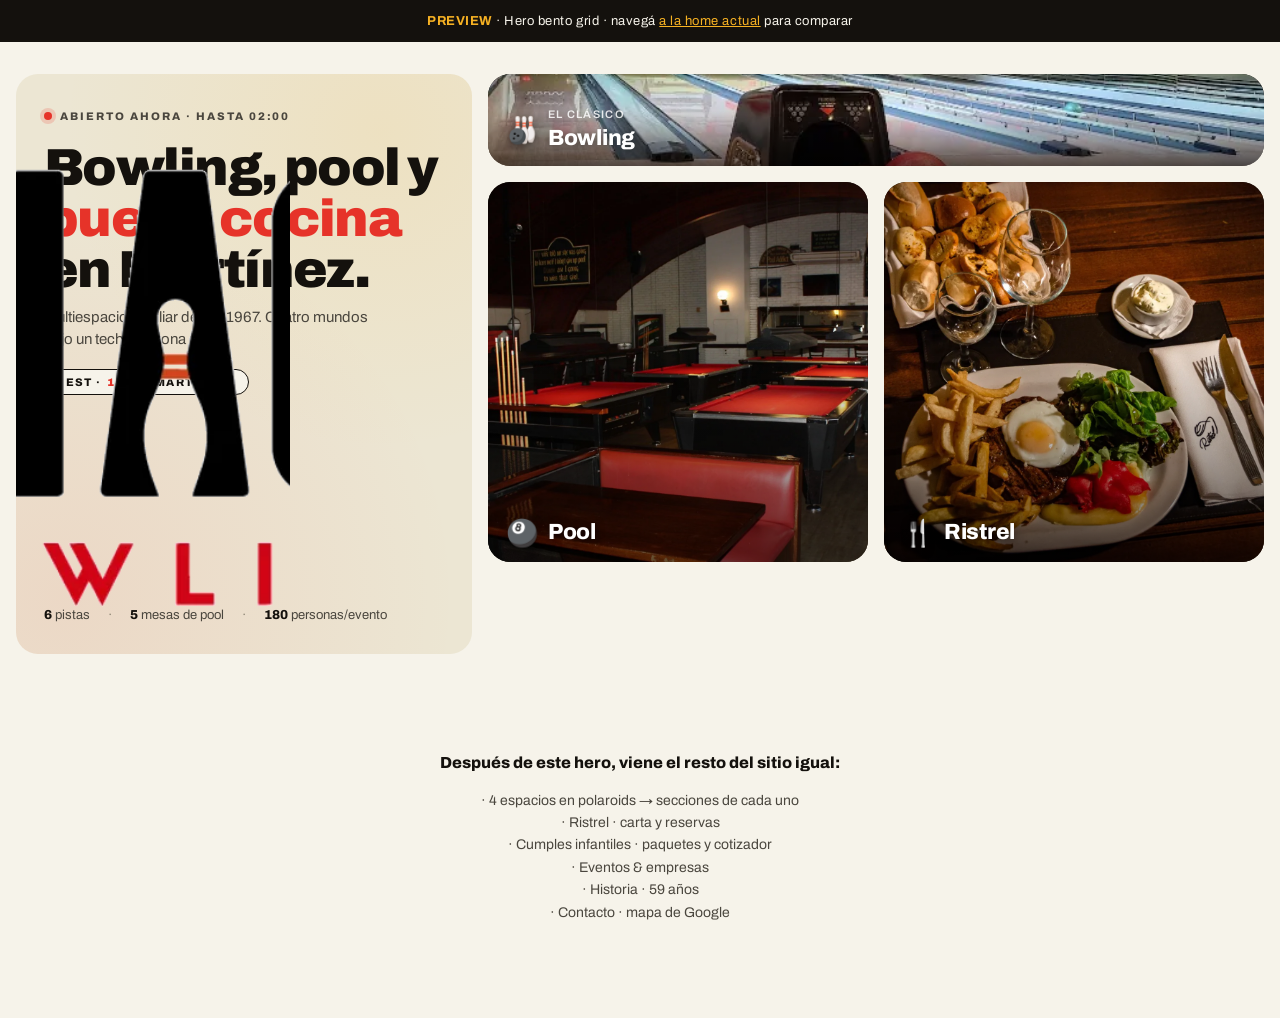
<file: hero-bento-preview.html>
<!DOCTYPE html>
<html lang="es">
<head>
<meta charset="UTF-8">
<meta name="viewport" content="width=device-width, initial-scale=1.0">
<title>Preview · Hero Bento · Snack Bowling</title>
<link rel="preconnect" href="https://fonts.googleapis.com">
<link rel="preconnect" href="https://fonts.gstatic.com" crossorigin>
<link href="https://fonts.googleapis.com/css2?family=Caveat:wght@500;700&family=Archivo:wght@400;500;700;900&display=swap" rel="stylesheet">

<style>
  :root {
    --paper: #f6f3ea;
    --paper-2: #ece6d3;
    --ink: #14110d;
    --ink-2: #4a463e;
    --ink-3: #8a8473;
    --accent: #E63329;
    --green: #25D366;
    --font-ui: 'Archivo', system-ui, sans-serif;
    --font-hand: 'Caveat', cursive;
  }
  * { box-sizing: border-box; }
  body {
    margin: 0;
    font-family: var(--font-ui);
    background: var(--paper);
    color: var(--ink);
    -webkit-font-smoothing: antialiased;
  }

  /* —— preview wrapper —— */
  .preview-note {
    background: var(--ink);
    color: var(--paper);
    padding: 14px 24px;
    font-size: 13px;
    text-align: center;
    letter-spacing: 0.04em;
  }
  .preview-note strong { color: #f7b223; }

  /* —— hero bento —— */
  .hero-bento {
    padding: 32px 16px 56px;
    max-width: 1280px;
    margin: 0 auto;
  }

  /* mobile: stack vertical */
  .hero-bento-grid {
    display: grid;
    grid-template-columns: 1fr;
    gap: 12px;
  }

  /* desktop: bento asymmetric */
  @media (min-width: 880px) {
    .hero-bento-grid {
      grid-template-columns: 1.2fr 1fr 1fr;
      grid-template-rows: auto auto;
      gap: 16px;
      min-height: 580px;
    }
  }

  /* —— each tile —— */
  .tile {
    position: relative;
    border-radius: 22px;
    overflow: hidden;
    background: var(--ink);
    aspect-ratio: 4/3;
    transition: transform .25s cubic-bezier(.2,.8,.2,1), box-shadow .25s ease;
  }
  .tile img {
    position: absolute;
    inset: 0;
    width: 100%; height: 100%;
    object-fit: cover;
    transition: transform .5s ease;
  }
  .tile:hover { transform: translateY(-4px); box-shadow: 0 16px 28px -16px rgba(0,0,0,.3); }
  .tile:hover img { transform: scale(1.05); }
  .tile::after {
    content: "";
    position: absolute;
    inset: 0;
    background: linear-gradient(180deg, rgba(0,0,0,0) 40%, rgba(0,0,0,.6) 100%);
    pointer-events: none;
  }
  .tile-label {
    position: absolute;
    bottom: 16px;
    left: 18px;
    right: 18px;
    z-index: 2;
    color: #fff;
    font-weight: 800;
    font-size: 22px;
    letter-spacing: -0.01em;
    line-height: 1.05;
    text-shadow: 0 2px 8px rgba(0,0,0,.5);
    display: flex;
    align-items: center;
    gap: 10px;
  }
  .tile-label .ico {
    font-size: 26px;
    line-height: 1;
  }
  .tile-sub {
    display: block;
    font-size: 11px;
    font-weight: 600;
    letter-spacing: .12em;
    text-transform: uppercase;
    opacity: .82;
    margin-bottom: 6px;
  }

  /* —— hero text tile (sin imagen) —— */
  .tile-hero {
    background:
      radial-gradient(circle at 80% 10%, rgba(247,178,35,.10), transparent 50%),
      radial-gradient(circle at 10% 90%, rgba(230,51,41,.08), transparent 60%),
      var(--paper-2);
    aspect-ratio: auto;
    padding: 32px 28px;
    display: flex;
    flex-direction: column;
    justify-content: space-between;
    min-height: 280px;
  }
  .tile-hero::after { display: none; }
  .tile-eyebrow {
    display: inline-flex;
    align-items: center;
    gap: 8px;
    font-size: 11px;
    font-weight: 800;
    letter-spacing: .18em;
    text-transform: uppercase;
    color: var(--ink-2);
  }
  .tile-eyebrow .dot {
    width: 8px; height: 8px;
    background: var(--accent);
    border-radius: 50%;
    box-shadow: 0 0 0 4px rgba(230,51,41,.18);
    animation: pulse 2s ease-in-out infinite;
  }
  @keyframes pulse {
    0%,100% { box-shadow: 0 0 0 4px rgba(230,51,41,.18); }
    50%     { box-shadow: 0 0 0 8px rgba(230,51,41,.04); }
  }
  .tile-hero h1 {
    font-family: var(--font-ui);
    font-weight: 900;
    font-size: clamp(32px, 5vw, 52px);
    line-height: 0.98;
    letter-spacing: -0.03em;
    margin: 20px 0 10px;
    text-wrap: balance;
  }
  .tile-hero h1 em {
    font-style: normal;
    color: var(--accent);
  }
  .tile-hero p {
    font-size: 15px;
    line-height: 1.5;
    color: var(--ink-2);
    margin: 0 0 18px;
    max-width: 36ch;
  }
  .tile-hero-meta {
    display: flex;
    gap: 18px;
    flex-wrap: wrap;
    align-items: center;
    font-size: 13px;
    color: var(--ink-2);
  }
  .tile-hero-meta b { font-weight: 800; color: var(--ink); }
  .tile-hero-meta .sep { color: var(--ink-3); }

  /* —— estamparillas decorativas —— */
  .badge-est {
    display: inline-flex;
    align-items: center;
    gap: 6px;
    background: var(--paper);
    border: 1.5px solid var(--ink);
    border-radius: 999px;
    padding: 6px 12px;
    font-size: 11px;
    font-weight: 800;
    letter-spacing: .12em;
    color: var(--ink);
    width: fit-content;
  }
  .badge-est b { color: var(--accent); font-weight: 900; }

  /* —— layout-specific desktop placement —— */
  @media (min-width: 880px) {
    .tile-hero { grid-column: 1; grid-row: 1 / span 2; aspect-ratio: auto; min-height: 0; }
    .tile-bowling { grid-column: 2 / span 2; grid-row: 1; aspect-ratio: auto; }
    .tile-pool { grid-column: 2; grid-row: 2; aspect-ratio: 1; }
    .tile-resto { grid-column: 3; grid-row: 2; aspect-ratio: 1; }
  }

  /* —— pelotero como tile bonus —— */
  .tile-pelotero { display: none; }

  /* —— logos in hero tile —— */
  .hero-logo {
    width: 200px;
    max-width: 60%;
    height: auto;
  }
</style>
</head>
<body>

<div class="preview-note">
  <strong>PREVIEW</strong> · Hero bento grid · navegá <a href="index.html" style="color:#f7b223">a la home actual</a> para comparar
</div>

<section class="hero-bento">
  <div class="hero-bento-grid">

    <!-- TILE: hero text -->
    <article class="tile tile-hero">
      <div>
        <span class="tile-eyebrow"><span class="dot"></span> Abierto ahora · hasta 02:00</span>
        <img class="hero-logo" src="assets/logo-home-v4-clear.webp" alt="Snack Bowling" style="margin: 18px 0 6px">
        <h1>Bowling, pool y <em>buena cocina</em> en Martínez.</h1>
        <p>Multiespacio familiar desde 1967. Cuatro mundos bajo un techo en zona norte.</p>
        <span class="badge-est">·  EST  · <b>1967</b> ·  MARTÍNEZ  ·</span>
      </div>
      <div class="tile-hero-meta">
        <span><b>6</b> pistas</span>
        <span class="sep">·</span>
        <span><b>5</b> mesas de pool</span>
        <span class="sep">·</span>
        <span><b>180</b> personas/evento</span>
      </div>
    </article>

    <!-- TILE: bowling (big) -->
    <a class="tile tile-bowling" href="#espacios">
      <img src="assets/bowling.webp" alt="Pistas de bowling">
      <div class="tile-label">
        <span class="ico">🎳</span>
        <div>
          <span class="tile-sub">EL CLÁSICO</span>
          Bowling
        </div>
      </div>
    </a>

    <!-- TILE: pool -->
    <a class="tile tile-pool" href="#espacios">
      <img src="assets/pool.webp" alt="Mesas de pool">
      <div class="tile-label">
        <span class="ico">🎱</span>
        Pool
      </div>
    </a>

    <!-- TILE: restaurant -->
    <a class="tile tile-resto" href="#ristrel">
      <img src="assets/plato.webp" alt="Plato del restaurante">
      <div class="tile-label">
        <span class="ico">🍴</span>
        Ristrel
      </div>
    </a>

  </div>
</section>

<div style="max-width:680px;margin:0 auto;padding:40px 24px 80px;text-align:center;color:var(--ink-2);font-size:14px;line-height:1.6">
  <p style="font-weight:800;color:var(--ink);font-size:16px;margin:0 0 14px">Después de este hero, viene el resto del sitio igual:</p>
  <p>· 4 espacios en polaroids → secciones de cada uno<br>
  · Ristrel · carta y reservas<br>
  · Cumples infantiles · paquetes y cotizador<br>
  · Eventos & empresas<br>
  · Historia · 59 años<br>
  · Contacto · mapa de Google</p>
</div>

</body>
</html>
</file>
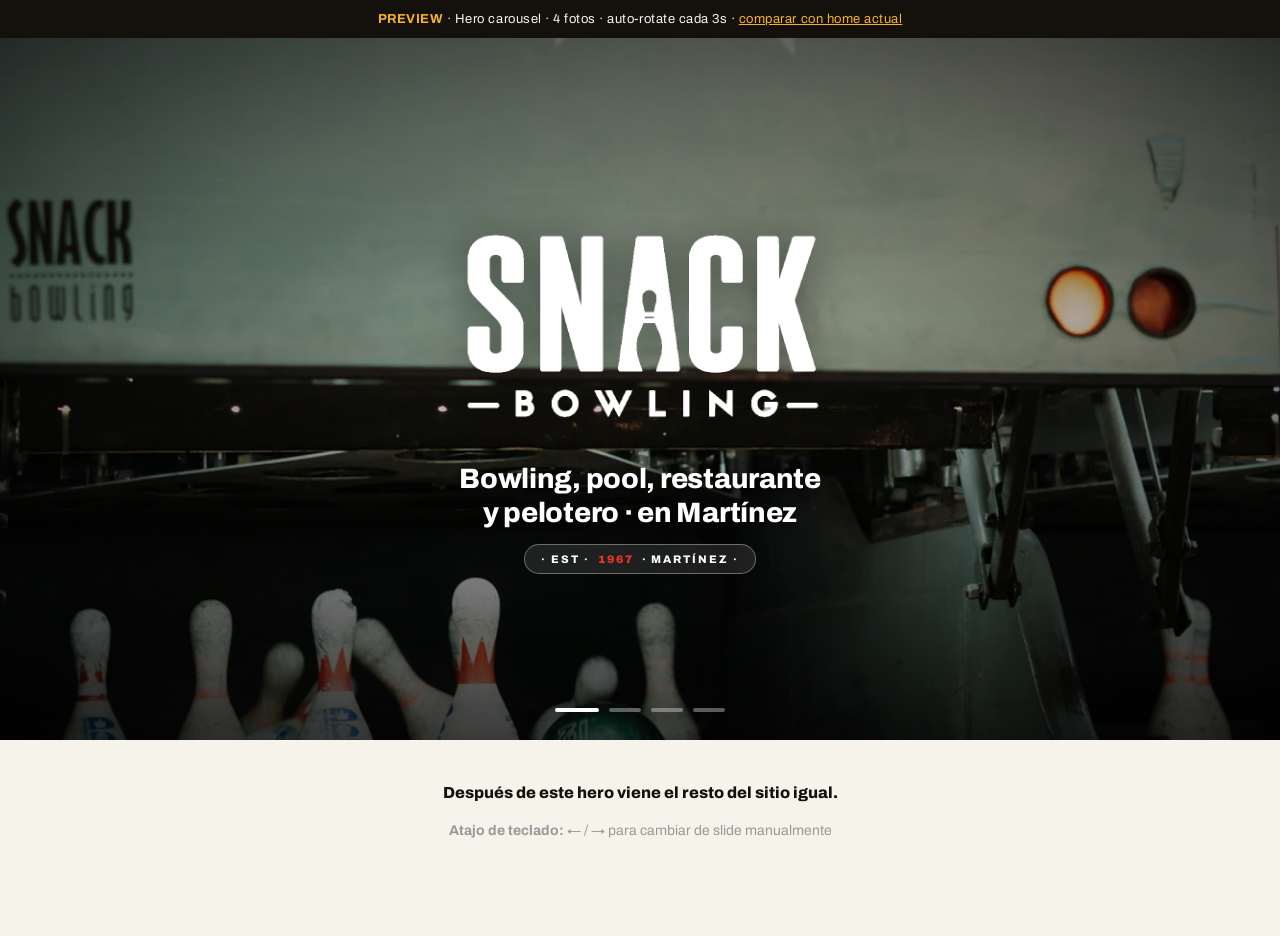
<file: hero-carousel-preview.html>
<!DOCTYPE html>
<html lang="es">
<head>
<meta charset="UTF-8">
<meta name="viewport" content="width=device-width, initial-scale=1.0">
<title>Preview · Hero Carousel · Snack Bowling</title>
<link rel="preconnect" href="https://fonts.googleapis.com">
<link rel="preconnect" href="https://fonts.gstatic.com" crossorigin>
<link href="https://fonts.googleapis.com/css2?family=Caveat:wght@500;700&family=Archivo:wght@400;500;700;900&display=swap" rel="stylesheet">

<style>
  :root {
    --paper: #f6f3ea;
    --ink: #14110d;
    --accent: #E63329;
    --font-ui: 'Archivo', system-ui, sans-serif;
  }
  * { box-sizing: border-box; }
  body {
    margin: 0;
    font-family: var(--font-ui);
    background: var(--paper);
    color: var(--ink);
    -webkit-font-smoothing: antialiased;
  }
  .preview-note {
    background: var(--ink); color: var(--paper); padding: 12px 24px;
    font-size: 13px; text-align: center; letter-spacing: 0.04em;
  }
  .preview-note strong { color: #f7b223; }
  .preview-note a { color: #f7b223; }

  /* ──────────── HERO CAROUSEL ──────────── */
  .hero {
    position: relative;
    width: 100%;
    height: 78vh;
    min-height: 540px;
    max-height: 760px;
    overflow: hidden;
    background: var(--ink);
  }
  @media (max-width: 720px) {
    .hero { height: 88vh; min-height: 580px; }
  }

  /* slides stack */
  .hero-slides {
    position: absolute;
    inset: 0;
  }
  .hero-slide {
    position: absolute;
    inset: 0;
    width: 100%;
    height: 100%;
    object-fit: cover;
    opacity: 0;
    transition: opacity 1.2s ease;
    z-index: 1;
    will-change: opacity;
  }
  .hero-slide.is-active {
    opacity: 1;
    z-index: 2;
  }

  /* dark gradient overlay para legibilidad del logo */
  .hero::after {
    content: "";
    position: absolute;
    inset: 0;
    background:
      radial-gradient(ellipse at center, rgba(0,0,0,0) 0%, rgba(0,0,0,0.35) 60%, rgba(0,0,0,0.7) 100%),
      linear-gradient(180deg, rgba(0,0,0,0.15) 0%, rgba(0,0,0,0.05) 40%, rgba(0,0,0,0.55) 100%);
    z-index: 3;
    pointer-events: none;
  }

  /* contenido centrado encima */
  .hero-content {
    position: absolute;
    inset: 0;
    z-index: 4;
    display: flex;
    flex-direction: column;
    align-items: center;
    justify-content: center;
    text-align: center;
    padding: 24px;
    pointer-events: none;
  }
  .hero-logo {
    width: 100%;
    max-width: 360px;
    height: auto;
    filter: brightness(0) invert(1) drop-shadow(0 4px 24px rgba(0,0,0,0.5));
    margin-bottom: 18px;
    animation: heroLogoIn 1s cubic-bezier(.2,.8,.2,1);
  }
  @media (min-width: 880px) {
    .hero-logo { max-width: 480px; }
  }
  @keyframes heroLogoIn {
    from { opacity: 0; transform: translateY(20px) scale(0.96); }
    to   { opacity: 1; transform: none; }
  }
  .hero-title {
    color: #fff;
    font-weight: 800;
    font-size: clamp(20px, 3vw, 28px);
    letter-spacing: -0.01em;
    margin: 0 0 14px;
    line-height: 1.2;
    text-shadow: 0 2px 12px rgba(0,0,0,.5);
    max-width: 24ch;
    text-wrap: balance;
  }
  .hero-badge {
    display: inline-flex;
    align-items: center;
    gap: 8px;
    background: rgba(255,255,255,0.1);
    border: 1.5px solid rgba(255,255,255,0.35);
    backdrop-filter: blur(8px);
    color: #fff;
    padding: 8px 16px;
    border-radius: 999px;
    font-size: 11px;
    font-weight: 800;
    letter-spacing: 0.18em;
    text-transform: uppercase;
  }
  .hero-badge b { color: var(--accent); font-weight: 900; }

  /* dots indicador */
  .hero-dots {
    position: absolute;
    bottom: 28px;
    left: 50%;
    transform: translateX(-50%);
    z-index: 5;
    display: flex;
    gap: 10px;
    pointer-events: auto;
  }
  .hero-dot {
    width: 32px;
    height: 4px;
    border-radius: 2px;
    border: 0;
    background: rgba(255,255,255,0.35);
    cursor: pointer;
    transition: background .25s ease, width .25s ease;
    padding: 0;
  }
  .hero-dot:hover { background: rgba(255,255,255,0.6); }
  .hero-dot.is-active {
    background: #fff;
    width: 44px;
  }

  /* ken-burns sutil en la imagen activa */
  @keyframes kenBurns {
    from { transform: scale(1.02); }
    to   { transform: scale(1.10); }
  }
  .hero-slide.is-active {
    animation: kenBurns 6s ease-out forwards;
  }
  @media (prefers-reduced-motion: reduce) {
    .hero-slide { transition: opacity .3s ease; animation: none !important; }
    .hero-logo { animation: none; }
  }
</style>
</head>
<body>

<div class="preview-note">
  <strong>PREVIEW</strong> · Hero carousel · 4 fotos · auto-rotate cada 3s · <a href="index.html">comparar con home actual</a>
</div>

<section class="hero">
  <div class="hero-slides" data-carousel>
    <img class="hero-slide is-active" src="assets/hero/01-bowling.webp" alt="Pista de bowling de Snack" data-i="0">
    <img class="hero-slide" src="assets/hero/02-pizza.webp" alt="Pizza fresca de Ristrel" data-i="1">
    <img class="hero-slide" src="assets/hero/03-vino.webp" alt="Vino Rutini Cabernet-Malbec" data-i="2">
    <img class="hero-slide" src="assets/hero/04-cerveza.webp" alt="Cerveza tirada Patagonia" data-i="3">
  </div>

  <div class="hero-content">
    <img class="hero-logo" src="assets/logo-home-v4-clear.webp" alt="Snack Bowling">
    <p class="hero-title">Bowling, pool, restaurante y pelotero · en Martínez</p>
    <span class="hero-badge">·  EST  · <b>1967</b> ·  MARTÍNEZ  ·</span>
  </div>

  <div class="hero-dots" data-dots>
    <button class="hero-dot is-active" data-i="0" aria-label="Slide 1"></button>
    <button class="hero-dot" data-i="1" aria-label="Slide 2"></button>
    <button class="hero-dot" data-i="2" aria-label="Slide 3"></button>
    <button class="hero-dot" data-i="3" aria-label="Slide 4"></button>
  </div>
</section>

<div style="max-width:680px;margin:0 auto;padding:40px 24px 80px;text-align:center;color:#666;font-size:14px;line-height:1.6">
  <p style="font-weight:800;color:var(--ink);font-size:16px;margin:0 0 14px">Después de este hero viene el resto del sitio igual.</p>
  <p style="color:#999"><b>Atajo de teclado:</b> ← / → para cambiar de slide manualmente</p>
</div>

<script>
  (() => {
    const slides = document.querySelectorAll('.hero-slide');
    const dots = document.querySelectorAll('.hero-dot');
    let current = 0;
    let timer = null;
    const ROTATE_MS = 3000;

    function show(i) {
      i = (i + slides.length) % slides.length;
      slides[current].classList.remove('is-active');
      dots[current].classList.remove('is-active');
      slides[i].classList.add('is-active');
      dots[i].classList.add('is-active');
      current = i;
    }
    function next() { show(current + 1); }
    function start() {
      if (timer) return;
      const reduce = matchMedia('(prefers-reduced-motion: reduce)').matches;
      if (reduce) return;
      timer = setInterval(next, ROTATE_MS);
    }
    function stop() { clearInterval(timer); timer = null; }

    // pause on hover
    const hero = document.querySelector('.hero');
    hero.addEventListener('mouseenter', stop);
    hero.addEventListener('mouseleave', start);

    // dots
    dots.forEach(d => d.addEventListener('click', () => {
      stop();
      show(parseInt(d.dataset.i));
      start();
    }));

    // arrow keys
    document.addEventListener('keydown', (e) => {
      if (e.key === 'ArrowRight') { stop(); next(); start(); }
      if (e.key === 'ArrowLeft')  { stop(); show(current - 1); start(); }
    });

    start();
  })();
</script>

</body>
</html>
</file>
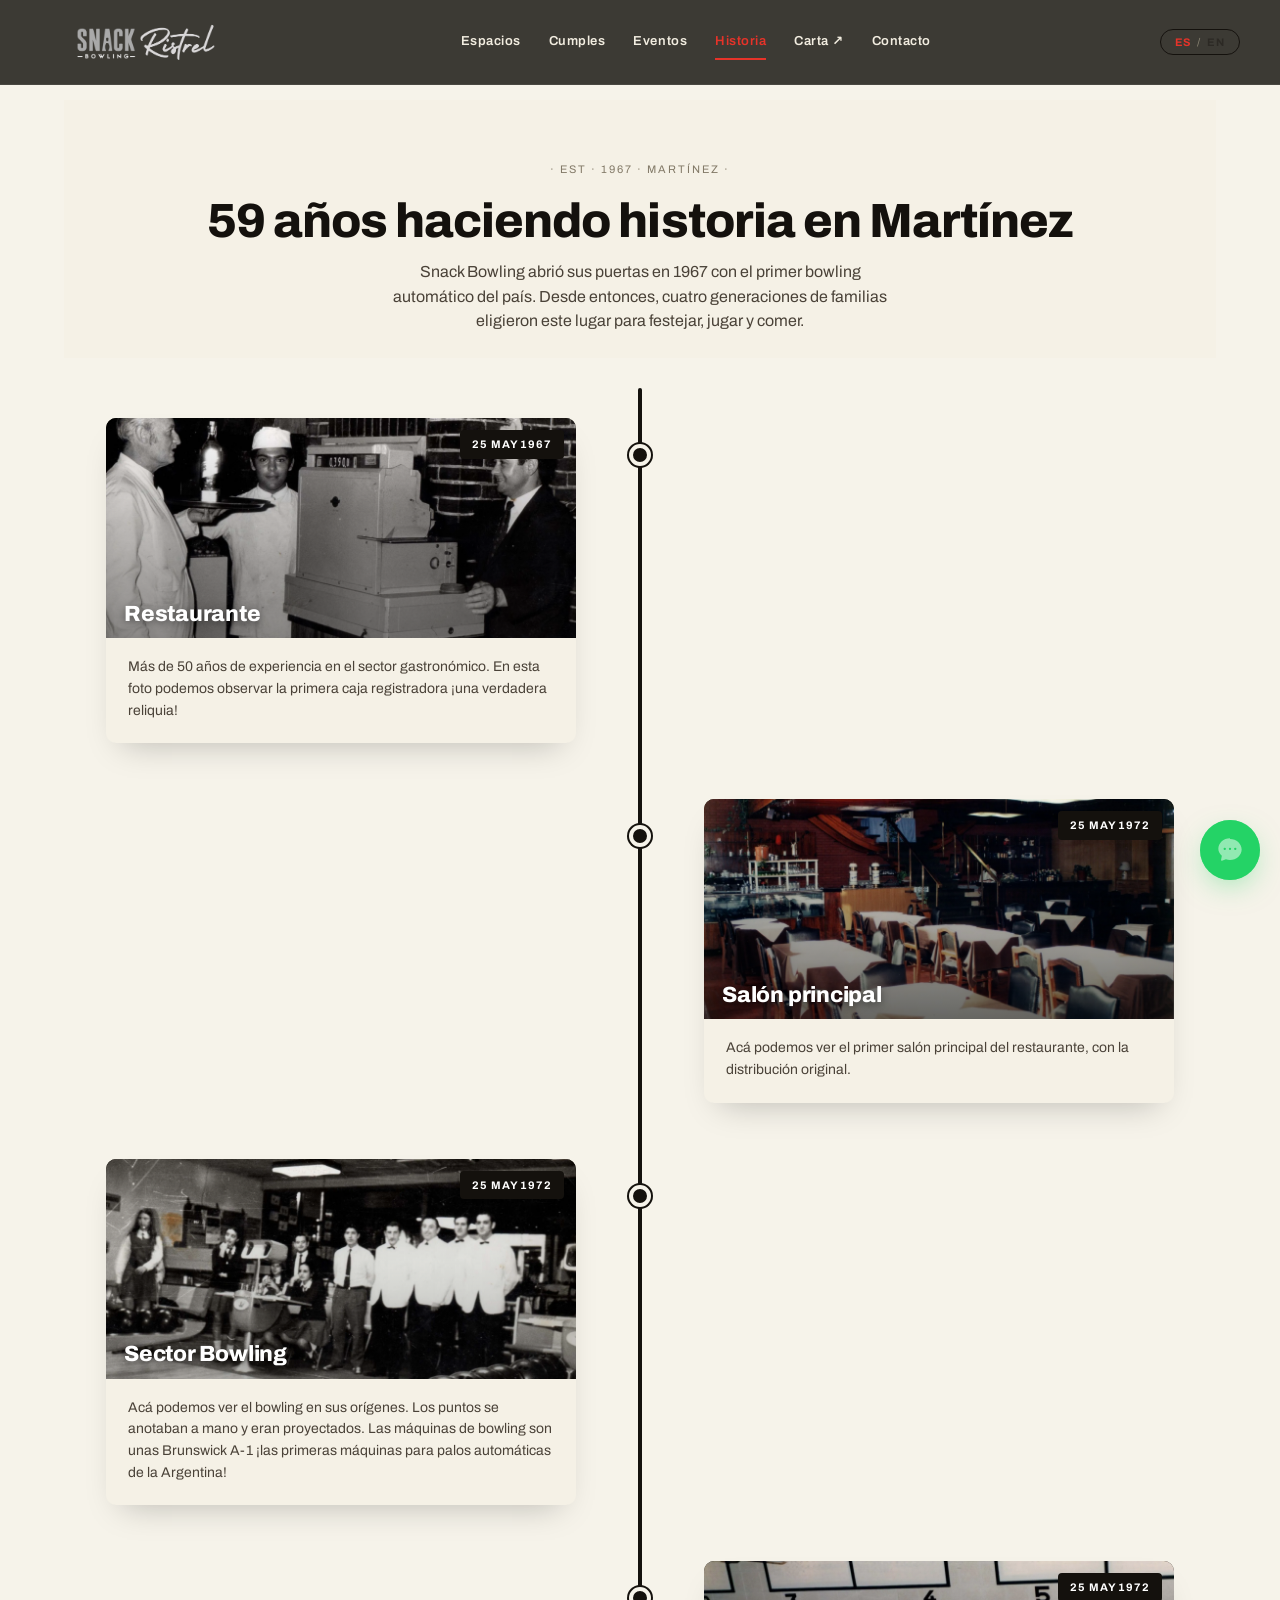
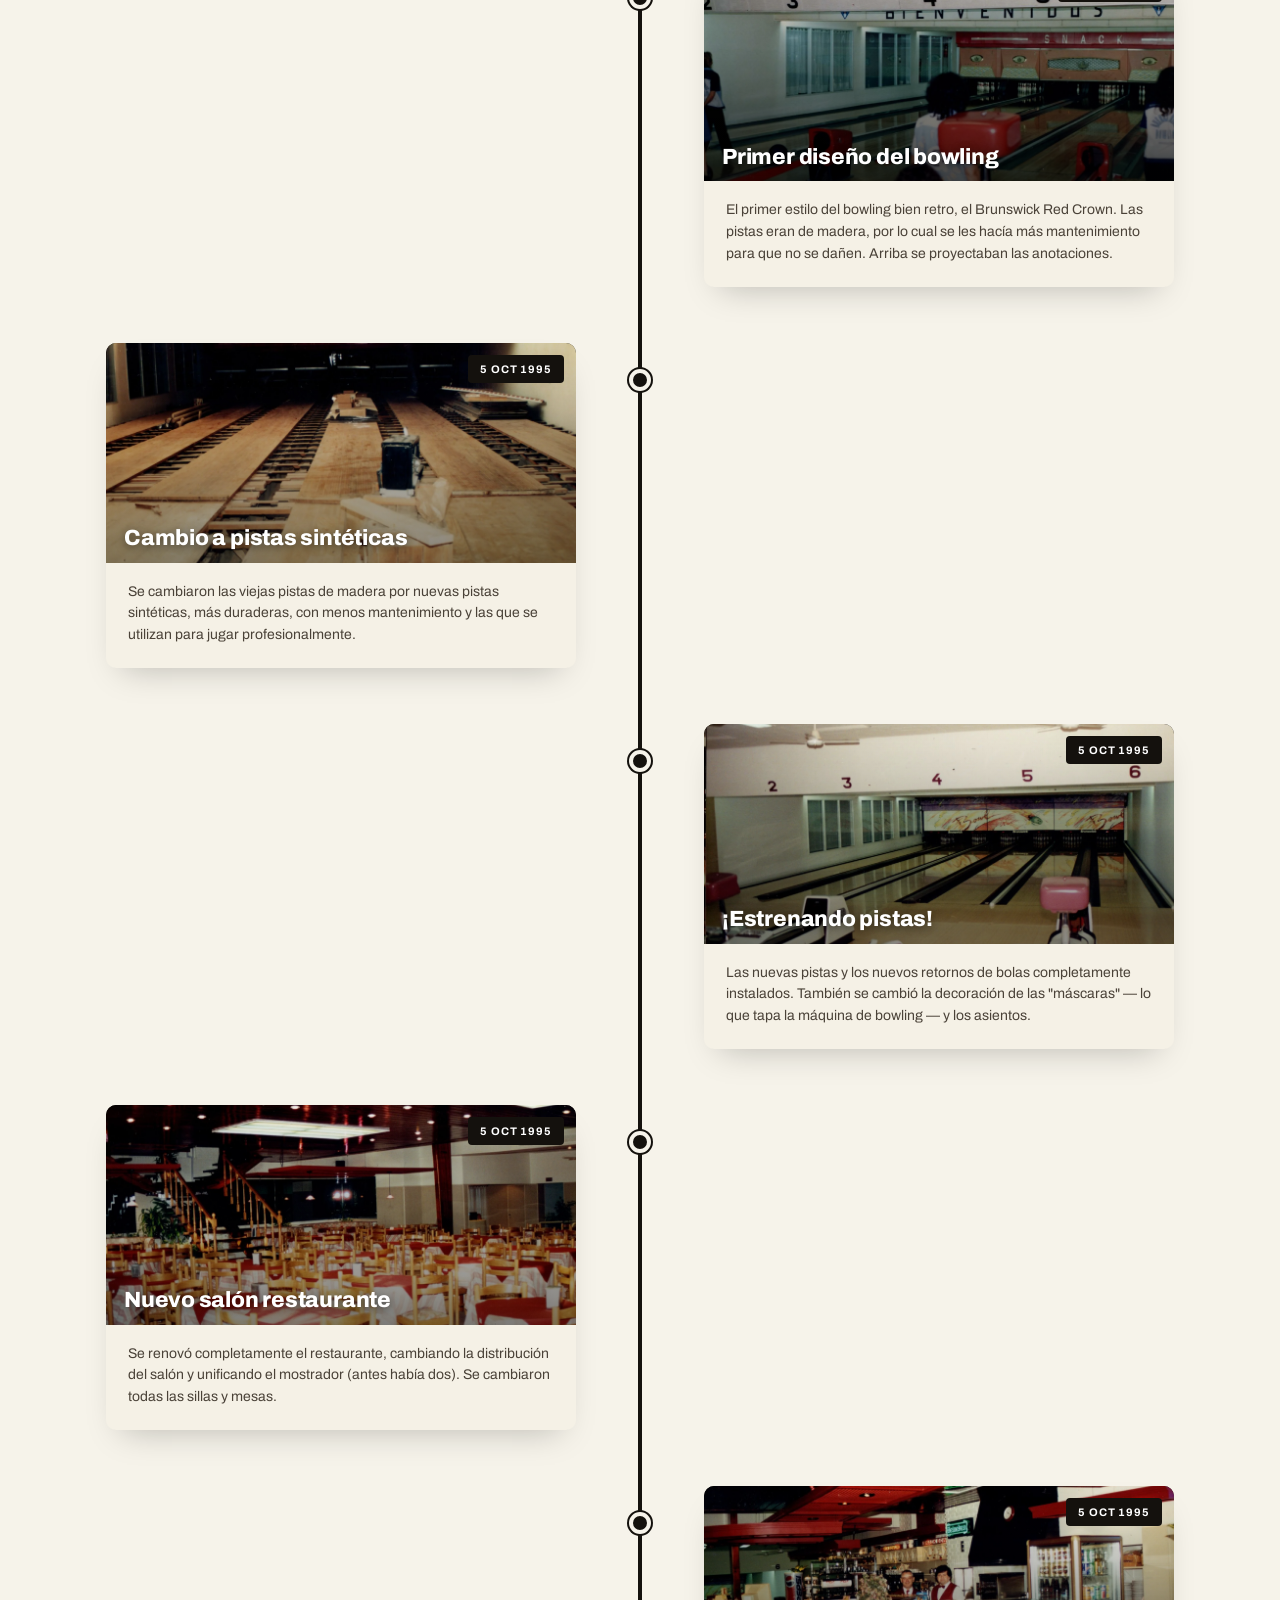
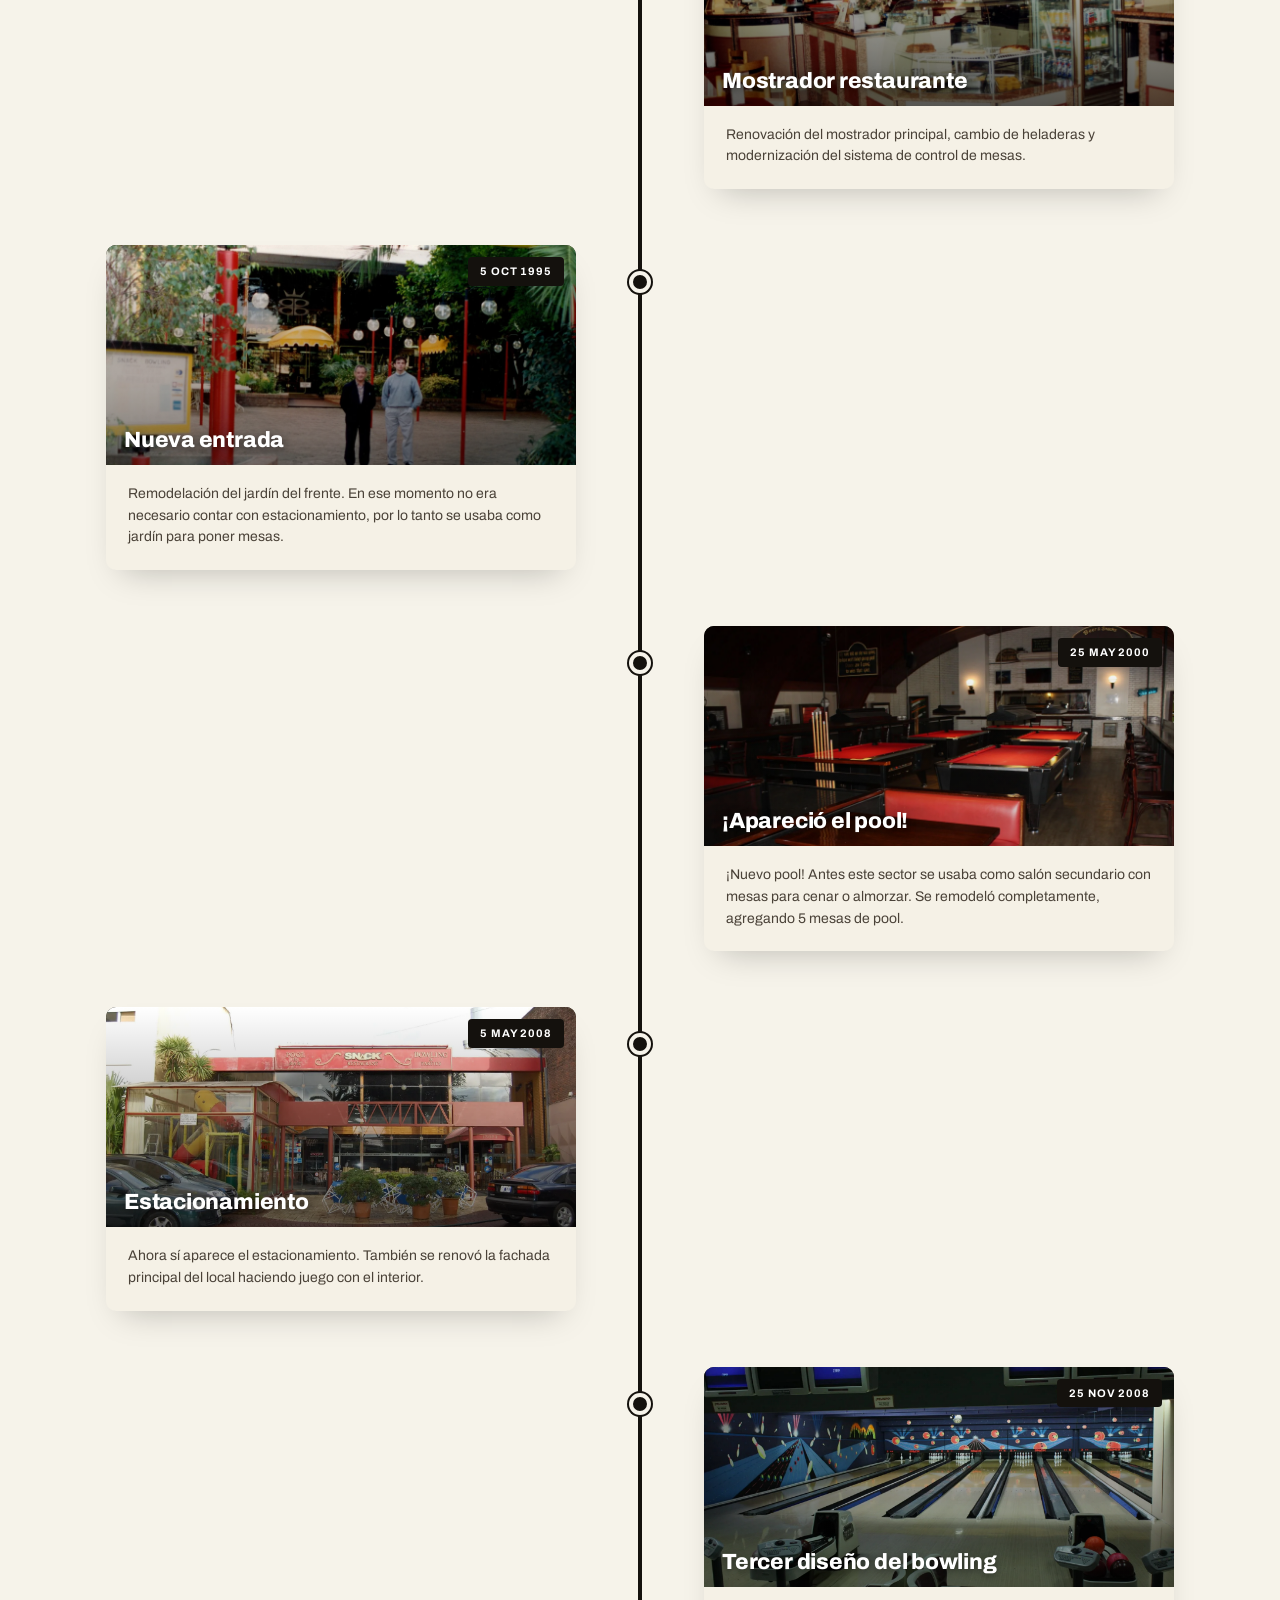
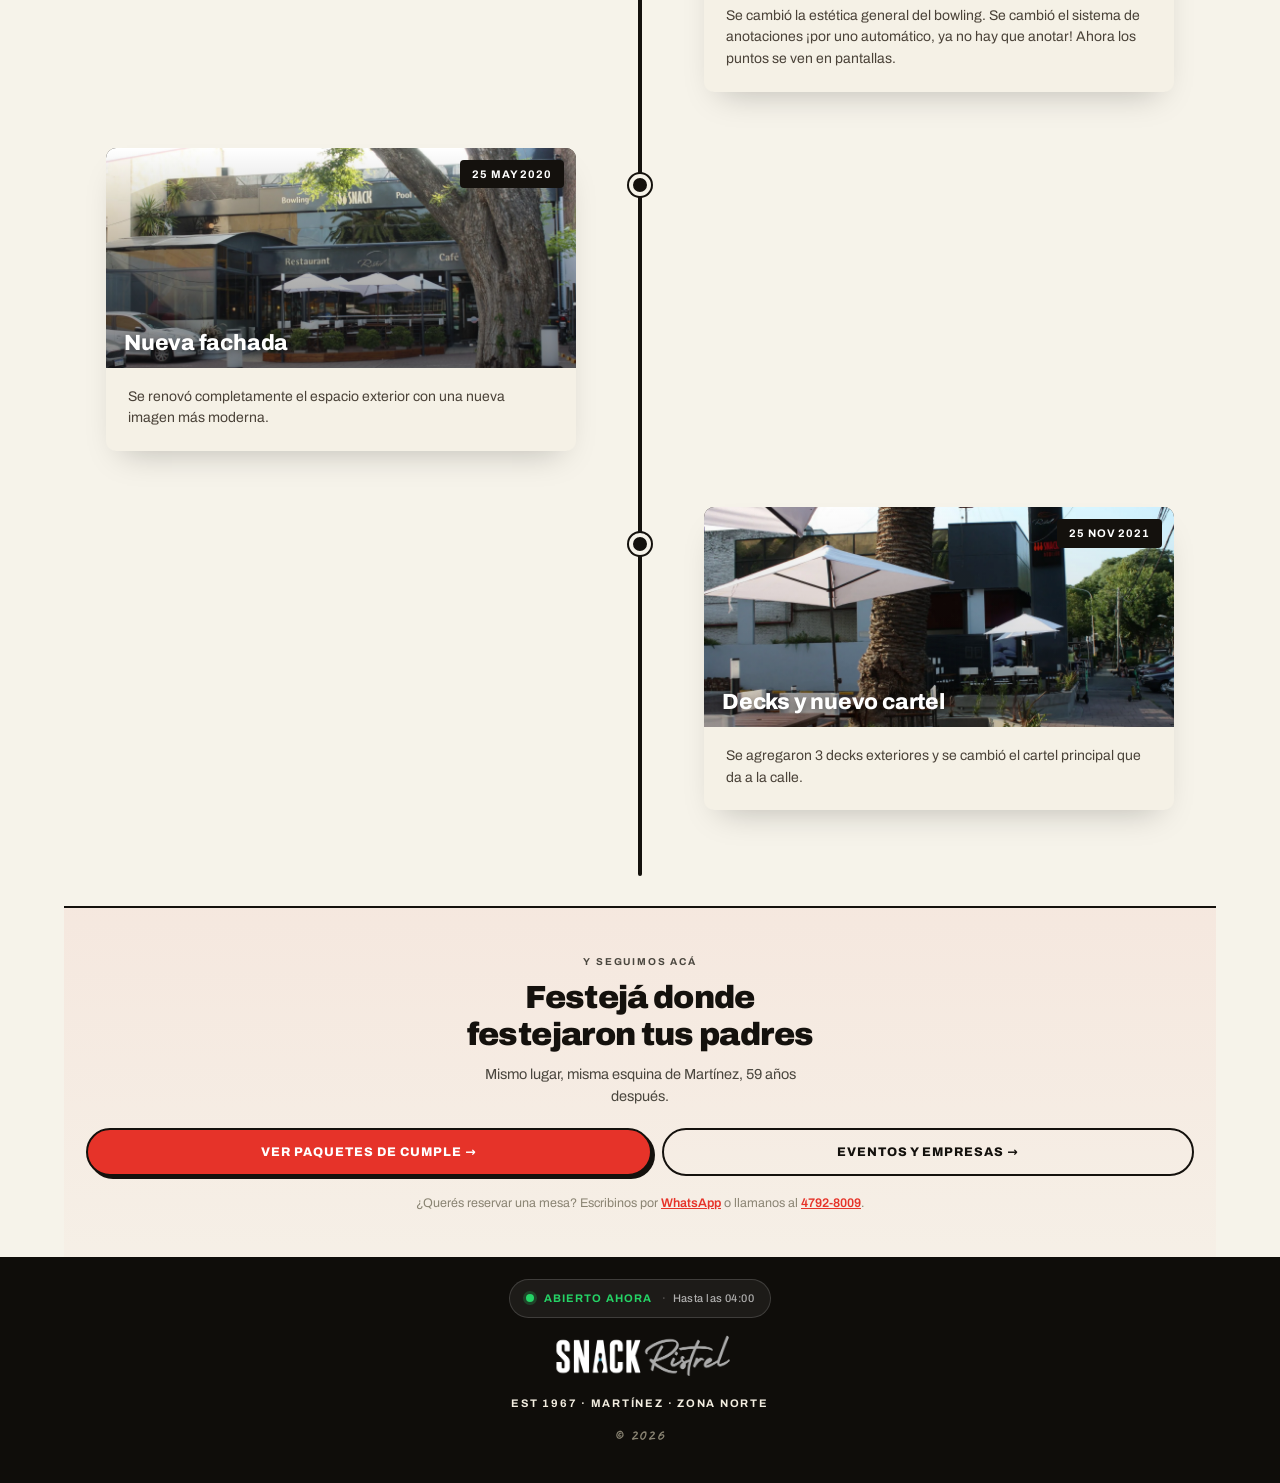
<file: historia.html>
<!DOCTYPE html>
<html lang="es">
<head>
<meta charset="UTF-8">
<meta name="viewport" content="width=device-width, initial-scale=1.0">
<title>Historia · Snack Bowling Martínez · Bowling desde 1967 en Zona Norte</title>
<meta name="description" content="Snack Bowling, el primer bowling automático del país, abrió en 1967 en Av. del Libertador 13054, Martínez. Conocé la historia del bowling icónico de Zona Norte.">
<meta name="keywords" content="historia Snack Bowling, primer bowling automático Argentina, bowling Martínez 1967, historia bowling zona norte">
<link rel="canonical" href="https://www.snackbowling.com.ar/historia">
<meta name="theme-color" content="#f6f3ea">
<meta name="robots" content="index, follow">

<meta property="og:type" content="website">
<meta property="og:site_name" content="Snack Bowling">
<meta property="og:title" content="Historia · Snack Bowling Martínez">
<meta property="og:description" content="Desde 1967, el primer bowling automático del país. Conocé la historia de Snack en Martínez.">
<meta property="og:url" content="https://www.snackbowling.com.ar/historia">
<meta property="og:image" content="https://www.snackbowling.com.ar/assets/historic-bw.webp">
<meta property="og:locale" content="es_AR">

<link rel="icon" type="image/png" sizes="32x32" href="assets/favicon-32.png">
<link rel="icon" type="image/png" sizes="16x16" href="assets/favicon-16.png">
<link rel="icon" type="image/png" sizes="192x192" href="assets/favicon-192.png">
<link rel="manifest" href="manifest.webmanifest">
<link rel="apple-touch-icon" href="assets/apple-touch-icon.png">

<link rel="preload" as="font" type="font/woff2" href="assets/fonts/archivo-variable.woff2" crossorigin>
<link rel="preload" as="font" type="font/woff2" href="assets/fonts/fraunces-variable.woff2" crossorigin>
<link rel="stylesheet" href="assets/fonts/fonts.css">
<link rel="stylesheet" href="wireframes.css">
<link rel="stylesheet" href="cumples.css">
<link rel="stylesheet" href="site.css">

<style>
  .hist-hero { padding: 56px 24px 24px; text-align: center; }
  .hist-hero-eyebrow { display: inline-block; font-family: var(--font-ui); font-size: 11px; letter-spacing: .18em; text-transform: uppercase; color: var(--ink-3); margin-bottom: 18px; }
  .hist-hero-title { font-family: var(--font-ui); font-weight: 800; font-size: 38px; line-height: 1.05; letter-spacing: -0.02em; margin: 0 0 14px; color: var(--ink-1); text-wrap: balance; }
  @media (min-width: 720px) { .hist-hero-title { font-size: 48px; } }
  .hist-hero-sub { font-family: var(--font-ui); color: var(--ink-2); max-width: 520px; margin: 0 auto; line-height: 1.55; }
  .hist-cta { text-align: center; padding: 32px 24px 48px; }

  /* ───── TIMELINE — versión con foto/título/fecha/texto en zig-zag ───── */
  .timeline {
    padding: 60px 16px 40px;
    position: relative;
    max-width: 1100px;
    margin: 0 auto;
  }
  .timeline::before {
    content: "";
    background: var(--ink-1, #1a1814);
    width: 4px;
    height: calc(100% - 60px);
    position: absolute;
    left: 50%;
    top: 30px;
    transform: translateX(-50%);
    border-radius: 2px;
  }
  .timeline-item {
    width: 100%;
    margin-bottom: 56px;
    position: relative;
  }
  .timeline-item::after {
    content: "";
    display: block;
    clear: both;
  }
  .timeline-img {
    width: 22px;
    height: 22px;
    background: var(--ink-1, #1a1814);
    border: 4px solid var(--paper, #f6f3ea);
    border-radius: 50%;
    position: absolute;
    left: 50%;
    top: 26px;
    margin-left: -11px;
    z-index: 2;
    box-shadow: 0 0 0 2px var(--ink-1, #1a1814);
  }
  .timeline-content {
    position: relative;
    width: 44%;
    padding: 0;
    border-radius: 10px;
    background: #f5f1e6;
    box-shadow: 0 16px 32px -16px rgba(0,0,0,.25);
    overflow: hidden;
  }
  /* odd items (1, 3, 5...) → left side, arrow points right */
  .timeline-item:nth-child(odd) .timeline-content {
    float: left;
  }
  .timeline-item:nth-child(odd) .timeline-content::after {
    content: "";
    position: absolute;
    border-style: solid;
    width: 0; height: 0;
    top: 32px;
    right: -14px;
    border-width: 10px 0 10px 14px;
    border-color: transparent transparent transparent #f5f1e6;
  }
  /* even items (2, 4...) → right side, arrow points left */
  .timeline-item:nth-child(even) .timeline-content {
    float: right;
  }
  .timeline-item:nth-child(even) .timeline-content::after {
    content: "";
    position: absolute;
    border-style: solid;
    width: 0; height: 0;
    top: 32px;
    left: -14px;
    border-width: 10px 14px 10px 0;
    border-color: transparent #f5f1e6 transparent transparent;
  }
  .timeline-img-header {
    height: 220px;
    background-color: #2a251e; /* reserva mientras carga la foto lazy */
    position: relative;
    margin: 0;
    background-size: cover;
    background-position: center;
  }
  .timeline-photo {
    position: absolute; inset: 0;
    width: 100%; height: 100%;
    object-fit: cover; object-position: var(--pos, center);
  }
  .timeline-img-header::after {
    content: ""; position: absolute; inset: 0; z-index: 1; pointer-events: none;
    background: linear-gradient(rgba(0,0,0,0), rgba(0,0,0,var(--shade, .45)));
  }
  .timeline-img-header h2 {
    z-index: 2;
    color: #fff;
    position: absolute;
    bottom: 12px;
    left: 18px;
    right: 18px;
    margin: 0;
    font-family: var(--font-ui);
    font-weight: 800;
    font-size: 22px;
    line-height: 1.08;
    letter-spacing: -0.01em;
    text-shadow: 0 2px 8px rgba(0,0,0,.5);
    text-wrap: balance;
  }
  .timeline-content .date {
    display: inline-block;
    background: var(--ink-1, #1a1814);
    color: #fff;
    padding: 6px 12px;
    position: absolute;
    top: 12px;
    right: 12px;
    font-family: var(--font-ui);
    font-size: 11px;
    font-weight: 700;
    letter-spacing: .08em;
    border-radius: 4px;
    z-index: 2;
  }
  .timeline-content p {
    padding: 18px 22px 22px;
    margin: 0;
    font-family: var(--font-ui);
    font-size: 14px;
    line-height: 1.55;
    color: var(--ink-2, #3a3530);
  }

  /* fotos del timeline */
  .ti-1 { --shade: 0.45; }
  .ti-2 { --shade: 0.6; }
  .ti-3 { --shade: 0.25; }
  .ti-4 { --shade: 0.7; --pos: top; }
  .ti-5 { --shade: 0.45; }
  .ti-6 { --shade: 0.45; }
  .ti-7 { --shade: 0.5; }
  .ti-8 { --shade: 0.65; }
  .ti-9 { --shade: 0.5; }
  .ti-10 { --shade: 0.2; }
  .ti-11 { --shade: 0.5; }
  .ti-12 { --shade: 0.5; }
  .ti-13 { --shade: 0.5; }
  .ti-14 { --shade: 0.2; }

  /* ───── responsive: mobile timeline ───── */
  @media (max-width: 768px) {
    .timeline { padding: 40px 12px 30px; }
    .timeline::before {
      left: 28px;
      transform: none;
      top: 20px;
      height: calc(100% - 40px);
    }
    .timeline-item { margin-bottom: 36px; }
    .timeline-img {
      left: 28px;
      top: 20px;
      margin-left: -11px;
    }
    .timeline-content,
    .timeline-item:nth-child(odd) .timeline-content,
    .timeline-item:nth-child(even) .timeline-content {
      width: auto;
      max-width: 100%;
      float: none;
      margin-left: 56px;
    }
    .timeline-item:nth-child(odd) .timeline-content::after,
    .timeline-item:nth-child(even) .timeline-content::after {
      top: 22px;
      left: -13px;
      right: auto;
      border-width: 9px 13px 9px 0;
      border-color: transparent #f5f1e6 transparent transparent;
    }
    .timeline-img-header { height: 160px; }
    .timeline-img-header h2 { font-size: 22px; }
    .timeline-content p { font-size: 13.5px; padding: 14px 18px 18px; }
    .timeline-content .date { top: 10px; right: 10px; padding: 5px 9px; font-size: 10px; }
  }

  /* fade-in al scroll (soft, sin librería) */
  .timeline-item { opacity: 0; transform: translateY(20px); transition: opacity .6s ease, transform .6s ease; }
  .timeline-item.is-visible { opacity: 1; transform: none; }
  /* Las 2 primeras siempre visibles (suelen estar above the fold en mobile) */
  .timeline-item:nth-of-type(1),
  .timeline-item:nth-of-type(2) { opacity: 1; transform: none; }
  @media (prefers-reduced-motion: reduce) {
    .timeline-item { opacity: 1; transform: none; transition: none; }
  }
</style>

<!--
  Google Analytics 4 · sólo se carga en el dominio de producción.
  En localhost, en previews de Cloudflare o abriendo el archivo directo no se
  dispara ningún evento, así que probar no ensucia los datos reales.
-->
<script>
  (function () {
    window.dataLayer = window.dataLayer || [];
    function gtag(){ dataLayer.push(arguments); }
    window.gtag = gtag;

    var host = location.hostname;
    var esProduccion = host === 'snackbowling.com.ar' || host.endsWith('.snackbowling.com.ar');
    if (!esProduccion) return;

    var s = document.createElement('script');
    s.async = true;
    s.src = 'https://www.googletagmanager.com/gtag/js?id=G-M6GGPZSK61';
    document.head.appendChild(s);

    gtag('js', new Date());
    gtag('config', 'G-M6GGPZSK61', { anonymize_ip: true });
    // Google Tag Manager · el contenedor lo administra el asesor de marketing.
    // Se carga sólo en producción, igual que Analytics. GA4 sigue cargando
    // directo arriba: NO agregar una etiqueta de GA4 dentro del contenedor, o
    // las visitas y los eventos se cuentan dobles.
    (function(w,d,s,l,i){w[l]=w[l]||[];w[l].push({'gtm.start':new Date().getTime(),event:'gtm.js'});var f=d.getElementsByTagName(s)[0],j=d.createElement(s),dl=l!='dataLayer'?'&l='+l:'';j.async=true;j.src='https://www.googletagmanager.com/gtm.js?id='+i+dl;f.parentNode.insertBefore(j,f);})(window,document,'script','dataLayer','GTM-W58M3PF2');
  })();
</script>
</head>
<body class="cumples-page final-site final-subpage historia-page">
<noscript><iframe src="https://www.googletagmanager.com/ns.html?id=GTM-W58M3PF2" height="0" width="0" style="display:none;visibility:hidden"></iframe></noscript>
<a class="skip-link" href="#contenido">Saltar al contenido</a>
<div class="scroll-progress" aria-hidden="true"></div>

<!-- DESKTOP NAV · subpáginas -->
<div class="d-nav subpage-d-nav">
  <a href="/" class="d-nav-logo-link" aria-label="Ir al inicio"><img class="d-nav-logo" src="assets/logo-nav-full.webp" width="2000" height="500" alt="Snack Ristrel"></a>
  <div class="d-nav-links">
    <a href="/#espacios">Espacios</a>
    <a href="/cumples">Cumples</a>
    <a href="/eventos">Eventos</a>
    <a href="/historia" class="is-current">Historia</a>
    <a href="https://menu.maxirest.com/408" target="_blank" rel="noopener">Carta ↗</a>
    <a href="/#contacto">Contacto</a>
  </div>
  <button class="lang-toggle d-lang-toggle" data-lang-toggle type="button" aria-label="Cambiar idioma">
    <span class="lang-opt lang-opt--es is-active" data-lang="es">ES</span>
    <span class="lang-sep">/</span>
    <span class="lang-opt lang-opt--en" data-lang="en">EN</span>
  </button>
</div>

<main class="site-mobile" id="contenido">
<!-- nav -->
        <div class="m-nav m-nav--dir1">
          <a href="/" class="m-nav-back">←</a>
          <a href="/" class="m-nav-logo-link" aria-label="Ir al inicio"><img class="m-nav-logo" src="assets/logo-nav.webp" width="2000" height="500" alt="Snack Ristrel"></a>
          <div class="m-nav-right">
            <button class="lang-toggle" data-lang-toggle type="button" aria-label="Cambiar idioma">
              <span class="lang-opt is-active" data-lang="es">ES</span>
              <span class="lang-sep">/</span>
              <span class="lang-opt" data-lang="en">EN</span>
            </button>
            <button class="m-burger" type="button" data-menu-toggle aria-label="Abrir menú"><span class="m-burger-icon" aria-hidden="true"><span></span><span></span><span></span></span></button>
          </div>
        </div>

        <!-- MOBILE OVERLAY MENU -->
        <div class="m-menu" data-menu>
          <div class="m-menu-head">
            <a href="/" class="m-nav-logo-link" aria-label="Ir al inicio"><img class="m-nav-logo" src="assets/logo-nav.webp" width="2000" height="500" alt="Snack Ristrel"></a>
            <button class="m-menu-close" data-menu-toggle aria-label="Cerrar">×</button>
          </div>
          <nav class="m-menu-list">
            <a href="/#espacios" data-menu-link>
              <span class="m-menu-num">01</span>
              <span class="m-menu-text">
                <span class="m-menu-title">Los espacios</span>
                <span class="m-menu-sub">bowling · pool · resto · pelotero</span>
              </span>
              <span class="m-menu-arrow">→</span>
            </a>
            <a href="https://menu.maxirest.com/408" target="_blank" rel="noopener" data-menu-link>
              <span class="m-menu-num">02</span>
              <span class="m-menu-text">
                <span class="m-menu-title">Carta digital <span class="m-menu-ext">↗</span></span>
                <span class="m-menu-sub">parrilla, pizzas, pastas y más</span>
              </span>
              <span class="m-menu-arrow">→</span>
            </a>
            <a href="/cumples" data-menu-link>
              <span class="m-menu-num">03</span>
              <span class="m-menu-text">
                <span class="m-menu-title">Cumples infantiles</span>
                <span class="m-menu-sub">de 6 a 13 años</span>
              </span>
              <span class="m-menu-arrow">→</span>
            </a>
            <a href="/eventos" data-menu-link>
              <span class="m-menu-num">04</span>
              <span class="m-menu-text">
                <span class="m-menu-title">Eventos &amp; empresas</span>
                <span class="m-menu-sub">after office · corporativos</span>
              </span>
              <span class="m-menu-arrow">→</span>
            </a>
            <a href="/historia" data-menu-link>
              <span class="m-menu-num">05</span>
              <span class="m-menu-text">
                <span class="m-menu-title">Historia</span>
                <span class="m-menu-sub">desde 1967</span>
              </span>
              <span class="m-menu-arrow">→</span>
            </a>
            <a href="/#contacto" data-menu-link>
              <span class="m-menu-num">06</span>
              <span class="m-menu-text">
                <span class="m-menu-title">Contacto</span>
                <span class="m-menu-sub">Av. del Libertador 13054</span>
              </span>
              <span class="m-menu-arrow">→</span>
            </a>
          </nav>
          <div class="m-menu-foot">
            <div class="m-menu-seal">
              <span class="seal-line">·  EST  ·</span>
              <span class="seal-year">1967</span>
              <span class="seal-line">·  MARTÍNEZ  ·</span>
            </div>
            <div class="m-menu-contact">
              <a href="tel:+541147928009" class="m-menu-contact-row">
                <span class="m-menu-contact-lbl">Llamar</span>
                <span class="m-menu-contact-val">4792-8009</span>
              </a>
              <a href="https://maps.google.com/?q=Av.+del+Libertador+13054+Mart%C3%ADnez" target="_blank" rel="noopener" class="m-menu-contact-row">
                <span class="m-menu-contact-lbl">Dirección</span>
                <span class="m-menu-contact-val">Av. del Libertador 13054</span>
              </a>
            </div>
          </div>
        </div>

        <!-- HERO -->
        <section class="hist-hero">
          <span class="hist-hero-eyebrow">·  EST  ·  1967  ·  MARTÍNEZ  ·</span>
          <h1 class="hist-hero-title"><span data-years-since="1967">58</span> años haciendo historia en Martínez</h1>
          <p class="hist-hero-sub">Snack Bowling abrió sus puertas en 1967 con el primer bowling automático del país. Desde entonces, cuatro generaciones de familias eligieron este lugar para festejar, jugar y comer.</p>
        </section>

        <!-- TIMELINE -->
        <section class="timeline">

          <div class="timeline-item is-visible">
            <div class="timeline-img"></div>
            <div class="timeline-content timeline-card">
              <div class="timeline-img-header ti-1"><img class="timeline-photo" src="assets/timeline/19.webp" width="1920" height="1080" alt="Foto histórica: Restaurante" fetchpriority="high" decoding="async"><h2>Restaurante</h2></div>
              <div class="date">25 MAY 1967</div>
              <p>Más de 50 años de experiencia en el sector gastronómico. En esta foto podemos observar la primera caja registradora ¡una verdadera reliquia!</p>
            </div>
          </div>

          <div class="timeline-item is-visible">
            <div class="timeline-img"></div>
            <div class="timeline-content timeline-card">
              <div class="timeline-img-header ti-2"><img class="timeline-photo" src="assets/timeline/7.webp" width="1920" height="1080" alt="Foto histórica: Salón principal" fetchpriority="high" decoding="async"><h2>Salón principal</h2></div>
              <div class="date">25 MAY 1972</div>
              <p>Acá podemos ver el primer salón principal del restaurante, con la distribución original.</p>
            </div>
          </div>

          <div class="timeline-item">
            <div class="timeline-img"></div>
            <div class="timeline-content timeline-card">
              <div class="timeline-img-header ti-3"><img class="timeline-photo" src="assets/timeline/18.webp" width="1920" height="1080" alt="Foto histórica: Sector Bowling" loading="lazy" decoding="async"><h2>Sector Bowling</h2></div>
              <div class="date">25 MAY 1972</div>
              <p>Acá podemos ver el bowling en sus orígenes. Los puntos se anotaban a mano y eran proyectados. Las máquinas de bowling son unas Brunswick A-1 ¡las primeras máquinas para palos automáticas de la Argentina!</p>
            </div>
          </div>

          <div class="timeline-item">
            <div class="timeline-img"></div>
            <div class="timeline-content timeline-card">
              <div class="timeline-img-header ti-4"><img class="timeline-photo" src="assets/timeline/20.webp" width="1920" height="1080" alt="Foto histórica: Primer diseño del bowling" loading="lazy" decoding="async"><h2>Primer diseño del bowling</h2></div>
              <div class="date">25 MAY 1972</div>
              <p>El primer estilo del bowling bien retro, el Brunswick Red Crown. Las pistas eran de madera, por lo cual se les hacía más mantenimiento para que no se dañen. Arriba se proyectaban las anotaciones.</p>
            </div>
          </div>

          <div class="timeline-item">
            <div class="timeline-img"></div>
            <div class="timeline-content timeline-card">
              <div class="timeline-img-header ti-5"><img class="timeline-photo" src="assets/timeline/11.webp" width="1920" height="1080" alt="Foto histórica: Cambio a pistas sintéticas" loading="lazy" decoding="async"><h2>Cambio a pistas sintéticas</h2></div>
              <div class="date">5 OCT 1995</div>
              <p>Se cambiaron las viejas pistas de madera por nuevas pistas sintéticas, más duraderas, con menos mantenimiento y las que se utilizan para jugar profesionalmente.</p>
            </div>
          </div>

          <div class="timeline-item">
            <div class="timeline-img"></div>
            <div class="timeline-content timeline-card">
              <div class="timeline-img-header ti-6"><img class="timeline-photo" src="assets/timeline/3.webp" width="1920" height="1080" alt="Foto histórica: ¡Estrenando pistas!" loading="lazy" decoding="async"><h2>¡Estrenando pistas!</h2></div>
              <div class="date">5 OCT 1995</div>
              <p>Las nuevas pistas y los nuevos retornos de bolas completamente instalados. También se cambió la decoración de las "máscaras" — lo que tapa la máquina de bowling — y los asientos.</p>
            </div>
          </div>

          <div class="timeline-item">
            <div class="timeline-img"></div>
            <div class="timeline-content timeline-card">
              <div class="timeline-img-header ti-7"><img class="timeline-photo" src="assets/timeline/2.webp" width="1920" height="1080" alt="Foto histórica: Nuevo salón restaurante" loading="lazy" decoding="async"><h2>Nuevo salón restaurante</h2></div>
              <div class="date">5 OCT 1995</div>
              <p>Se renovó completamente el restaurante, cambiando la distribución del salón y unificando el mostrador (antes había dos). Se cambiaron todas las sillas y mesas.</p>
            </div>
          </div>

          <div class="timeline-item">
            <div class="timeline-img"></div>
            <div class="timeline-content timeline-card">
              <div class="timeline-img-header ti-8"><img class="timeline-photo" src="assets/timeline/1.webp" width="1920" height="1080" alt="Foto histórica: Mostrador restaurante" loading="lazy" decoding="async"><h2>Mostrador restaurante</h2></div>
              <div class="date">5 OCT 1995</div>
              <p>Renovación del mostrador principal, cambio de heladeras y modernización del sistema de control de mesas.</p>
            </div>
          </div>

          <div class="timeline-item">
            <div class="timeline-img"></div>
            <div class="timeline-content timeline-card">
              <div class="timeline-img-header ti-9"><img class="timeline-photo" src="assets/timeline/9.webp" width="1920" height="1080" alt="Foto histórica: Nueva entrada" loading="lazy" decoding="async"><h2>Nueva entrada</h2></div>
              <div class="date">5 OCT 1995</div>
              <p>Remodelación del jardín del frente. En ese momento no era necesario contar con estacionamiento, por lo tanto se usaba como jardín para poner mesas.</p>
            </div>
          </div>

          <div class="timeline-item">
            <div class="timeline-img"></div>
            <div class="timeline-content timeline-card">
              <div class="timeline-img-header ti-10"><img class="timeline-photo" src="assets/timeline/13.webp" width="1920" height="1080" alt="Foto histórica: ¡Apareció el pool!" loading="lazy" decoding="async"><h2>¡Apareció el pool!</h2></div>
              <div class="date">25 MAY 2000</div>
              <p>¡Nuevo pool! Antes este sector se usaba como salón secundario con mesas para cenar o almorzar. Se remodeló completamente, agregando 5 mesas de pool.</p>
            </div>
          </div>

          <div class="timeline-item">
            <div class="timeline-img"></div>
            <div class="timeline-content timeline-card">
              <div class="timeline-img-header ti-11"><img class="timeline-photo" src="assets/timeline/21.webp" width="1504" height="1000" alt="Foto histórica: Estacionamiento" loading="lazy" decoding="async"><h2>Estacionamiento</h2></div>
              <div class="date">5 MAY 2008</div>
              <p>Ahora sí aparece el estacionamiento. También se renovó la fachada principal del local haciendo juego con el interior.</p>
            </div>
          </div>

          <div class="timeline-item">
            <div class="timeline-img"></div>
            <div class="timeline-content timeline-card">
              <div class="timeline-img-header ti-12"><img class="timeline-photo" src="assets/timeline/22.webp" width="1600" height="1066" alt="Foto histórica: Tercer diseño del bowling" loading="lazy" decoding="async"><h2>Tercer diseño del bowling</h2></div>
              <div class="date">25 NOV 2008</div>
              <p>Se cambió la estética general del bowling. Se cambió el sistema de anotaciones ¡por uno automático, ya no hay que anotar! Ahora los puntos se ven en pantallas.</p>
            </div>
          </div>

          <div class="timeline-item">
            <div class="timeline-img"></div>
            <div class="timeline-content timeline-card">
              <div class="timeline-img-header ti-13"><img class="timeline-photo" src="assets/timeline/14.webp" width="1920" height="1080" alt="Foto histórica: Nueva fachada" loading="lazy" decoding="async"><h2>Nueva fachada</h2></div>
              <div class="date">25 MAY 2020</div>
              <p>Se renovó completamente el espacio exterior con una nueva imagen más moderna.</p>
            </div>
          </div>

          <div class="timeline-item">
            <div class="timeline-img"></div>
            <div class="timeline-content timeline-card">
              <div class="timeline-img-header ti-14"><img class="timeline-photo" src="assets/timeline/15.webp" width="1920" height="1080" alt="Foto histórica: Decks y nuevo cartel" loading="lazy" decoding="async"><h2>Decks y nuevo cartel</h2></div>
              <div class="date">25 NOV 2021</div>
              <p>Se agregaron 3 decks exteriores y se cambió el cartel principal que da a la calle.</p>
            </div>
          </div>

        </section>

        <!-- CTA FINAL · la historia también se puede vivir hoy -->
        <section class="hist-final">
          <span class="lbl">y seguimos acá</span>
          <h2 class="hist-final-title">Festejá donde festejaron tus padres</h2>
          <p class="hist-final-sub">Mismo lugar, misma esquina de Martínez, <span data-years-since="1967">58</span> años después.</p>
          <div class="hist-final-cta">
            <a class="btn btn--hist-primary" href="/cumples">VER PAQUETES DE CUMPLE →</a>
            <a class="btn btn--hist-ghost" href="/eventos">EVENTOS Y EMPRESAS →</a>
          </div>
          <p class="hist-final-foot">¿Querés reservar una mesa? Escribinos por <a href="https://api.whatsapp.com/send?phone=+541168225209&text=Hola,%20quiero%20reservar%20una%20mesa%20en%20Ristrel" target="_blank" rel="noopener">WhatsApp</a> o llamanos al <a href="tel:+541147928009">4792-8009</a>.</p>
        </section>

        <!-- FOOTER -->
        <div class="m-footer m-footer--dir1">
          <div class="footer-hours" data-hours></div>
          <img class="m-footer-logo" src="assets/logo-nav.webp" width="2000" height="500" alt="Snack Ristrel">
          <div>EST 1967 · MARTÍNEZ · ZONA NORTE</div>
          <div class="micro">© 2026</div>
        </div>
</main>

<script src="site.js" defer></script>
<script>
  // fade-in al scroll para los items del timeline
  (() => {
    const items = document.querySelectorAll('.timeline-item');
    if (!('IntersectionObserver' in window) || !items.length) {
      items.forEach(el => el.classList.add('is-visible'));
      return;
    }
    const io = new IntersectionObserver((entries) => {
      entries.forEach(e => {
        if (e.isIntersecting) {
          e.target.classList.add('is-visible');
          io.unobserve(e.target);
        }
      });
    }, { threshold: 0.15, rootMargin: '0px 0px -50px 0px' });
    items.forEach(el => io.observe(el));
  })();
</script>

<!-- ═══ CHAT ASISTENTE ═══ -->
<div class="ai-chat" data-chat data-chat-state="closed">
  <button class="ai-chat-launcher" data-chat-toggle type="button" aria-label="Abrir chat de ayuda">
    <svg class="ai-chat-launcher-icon ai-chat-launcher-icon--closed" viewBox="0 0 24 24" fill="currentColor" aria-hidden="true">
      <path d="M12 2C6.48 2 2 6.03 2 11c0 2.38 1.19 4.47 3 6l-.66 3.6c-.1.44.35.79.75.6L8.5 20c1.09.42 2.27.65 3.5.65 5.52 0 10-4.03 10-9s-4.48-9-10-9zM7.5 12a1 1 0 1 1 0-2 1 1 0 0 1 0 2zm4.5 0a1 1 0 1 1 0-2 1 1 0 0 1 0 2zm4.5 0a1 1 0 1 1 0-2 1 1 0 0 1 0 2z"/>
    </svg>
    <svg class="ai-chat-launcher-icon ai-chat-launcher-icon--open" viewBox="0 0 24 24" fill="none" stroke="currentColor" stroke-width="2.5" stroke-linecap="round" aria-hidden="true">
      <path d="M6 6l12 12M6 18L18 6"/>
    </svg>
    <span class="ai-chat-launcher-pulse" aria-hidden="true"></span>
  </button>

  <div class="ai-chat-panel" data-chat-panel role="dialog" aria-labelledby="aiChatTitle" aria-hidden="true">
    <div class="ai-chat-head">
      <div class="ai-chat-head-info">
        <div class="ai-chat-avatar" aria-hidden="true">
          <img src="assets/favicon-192.png" width="192" height="192" alt="">
        </div>
        <div class="ai-chat-head-text">
          <div class="ai-chat-name" id="aiChatTitle">Snack Bowling</div>
          <div class="ai-chat-status"><span class="ai-chat-dot"></span>Respuestas rápidas</div>
        </div>
      </div>
      <button class="ai-chat-close" data-chat-toggle type="button" aria-label="Cerrar chat">
        <svg viewBox="0 0 24 24" fill="none" stroke="currentColor" stroke-width="2.5" stroke-linecap="round" aria-hidden="true">
          <path d="M6 6l12 12M6 18L18 6"/>
        </svg>
      </button>
    </div>

    <div class="ai-chat-body" data-chat-body></div>

    <div class="ai-chat-foot">
      <a class="ai-chat-wa" data-chat-wa href="https://api.whatsapp.com/send?phone=+541168225209&text=Hola,%20les%20estoy%20hablando%20desde%20la%20web!" target="_blank" rel="noopener">
        <svg viewBox="0 0 24 24" fill="currentColor" aria-hidden="true"><path d="M17.472 14.382c-.297-.149-1.758-.867-2.03-.967-.273-.099-.471-.148-.67.15-.197.297-.767.966-.94 1.164-.173.199-.347.223-.644.075-.297-.15-1.255-.463-2.39-1.475-.883-.788-1.48-1.761-1.653-2.059-.173-.297-.018-.458.13-.606.134-.133.298-.347.446-.52.149-.174.198-.298.298-.497.099-.198.05-.371-.025-.52-.075-.149-.669-1.612-.916-2.207-.242-.579-.487-.5-.669-.51-.173-.008-.371-.01-.57-.01-.198 0-.52.074-.792.372-.272.297-1.04 1.016-1.04 2.479 0 1.462 1.065 2.875 1.213 3.074.149.198 2.096 3.2 5.077 4.487.71.306 1.263.489 1.694.625.712.227 1.36.195 1.871.118.571-.085 1.758-.719 2.006-1.413.248-.694.248-1.289.173-1.413-.074-.124-.272-.198-.57-.347m-5.421 7.403h-.004a9.87 9.87 0 0 1-5.031-1.378l-.361-.214-3.741.982.998-3.648-.235-.374a9.86 9.86 0 0 1-1.51-5.26c.001-5.45 4.436-9.884 9.888-9.884 2.64 0 5.122 1.03 6.988 2.898a9.825 9.825 0 0 1 2.893 6.994c-.003 5.45-4.437 9.884-9.885 9.884m8.413-18.297A11.815 11.815 0 0 0 12.05 0C5.495 0 .16 5.335.157 11.892c0 2.096.547 4.142 1.588 5.945L.057 24l6.305-1.654a11.882 11.882 0 0 0 5.683 1.448h.005c6.554 0 11.89-5.335 11.893-11.893A11.821 11.821 0 0 0 20.464 3.488"/></svg>
        Escribir directo por WhatsApp
      </a>
    </div>
  </div>
</div>

</body>
</html>
</file>
<file: assets/fonts/fonts.css>
/* Fonts self-hosted · subset latin · WOFF2 */

@font-face {
  font-family: 'Archivo';
  font-style: normal;
  font-weight: 400 900;
  font-stretch: 100%;
  font-display: swap;
  src: url(archivo-variable.woff2) format('woff2');
  unicode-range: U+0000-00FF, U+0131, U+0152-0153, U+02BB-02BC, U+02C6, U+02DA, U+02DC, U+0304, U+0308, U+0329, U+2000-206F, U+20AC, U+2122, U+2191, U+2193, U+2212, U+2215, U+FEFF, U+FFFD;
}

@font-face {
  font-family: 'Caveat';
  font-style: normal;
  font-weight: 500 700;
  font-display: swap;
  src: url(caveat-variable.woff2) format('woff2');
  unicode-range: U+0000-00FF, U+0131, U+0152-0153, U+02BB-02BC, U+02C6, U+02DA, U+02DC, U+0304, U+0308, U+0329, U+2000-206F, U+20AC, U+2122, U+2191, U+2193, U+2212, U+2215, U+FEFF, U+FFFD;
}

@font-face {
  font-family: 'Fraunces';
  font-style: normal;
  font-weight: 500 800;
  font-display: swap;
  src: url(fraunces-variable.woff2) format('woff2');
  unicode-range: U+0000-00FF, U+0131, U+0152-0153, U+02BB-02BC, U+02C6, U+02DA, U+02DC, U+0304, U+0308, U+0329, U+2000-206F, U+20AC, U+2122, U+2191, U+2193, U+2212, U+2215, U+FEFF, U+FFFD;
}

@font-face {
  font-family: 'Patrick Hand';
  font-style: normal;
  font-weight: 400;
  font-display: swap;
  src: url(patrick-hand-400.woff2) format('woff2');
  unicode-range: U+0000-00FF, U+0131, U+0152-0153, U+02BB-02BC, U+02C6, U+02DA, U+02DC, U+0304, U+0308, U+0329, U+2000-206F, U+20AC, U+2122, U+2191, U+2193, U+2212, U+2215, U+FEFF, U+FFFD;
}
</file>
<file: wireframes.css>
/* ──────────────── tokens ──────────────── */
:root {
  /* DARK WARM boutique · fondos tostados oscuros, texto crema */
  --paper: #1c1915;
  --paper-2: #26221c;
  --bone: #2a251e;
  --white: #ffffff;
  --ink: #f2ede0;
  --ink-1: #f2ede0;
  --ink-2: #c8bfaa;
  --ink-3: #948a75;
  --fog: #3a342a;
  --rule: #3a342a;
  --accent: #E63329;
  --accent-soft: #3a1815;
  --green: #25D366;

  --font-sketch: 'Patrick Hand', 'Caveat', cursive;
  --font-hand: 'Caveat', cursive;
  --font-ui: 'Archivo', system-ui, sans-serif;

  --phone-w: 390px;
  --phone-r: 36px;

  /* Sistema de sombras · 2 niveles */
  --shadow-elevated: 0 4px 12px -4px rgba(20, 17, 13, 0.10),
                     0 2px 4px -2px rgba(20, 17, 13, 0.06);
  --shadow-floating: 0 16px 40px -12px rgba(20, 17, 13, 0.22),
                     0 4px 10px -4px rgba(20, 17, 13, 0.10);

  /* Ritmo vertical · dos niveles, no más números sueltos.
     Secciones grandes: galería, FAQ, reseñas, eventos, cotizador, heroes.
     Bandas compactas: espacios, línea de tiempo, contacto. */
  --section-pad-y: 88px;
  --section-pad-y-mobile: 56px;
  --band-pad-y: 48px;
  --band-pad-y-mobile: 30px;
}

body.no-accent { --accent: #14110d; --accent-soft: #ece6d3; }

* { box-sizing: border-box; }
html, body { margin: 0; padding: 0; }
body {
  background: #14110d;
  background-image:
    radial-gradient(circle at 20% 30%, rgba(230, 51, 41, 0.06), transparent 45%),
    radial-gradient(circle at 80% 70%, rgba(255, 200, 100, 0.04), transparent 50%);
  color: var(--ink);
  font-family: var(--font-ui);
  font-size: 14px;
  line-height: 1.5;
  -webkit-font-smoothing: antialiased;
}

/* ──────────────── topbar ──────────────── */
.topbar {
  position: sticky; top: 0; z-index: 50;
  display: flex; align-items: center; gap: 24px;
  padding: 14px 28px;
  background: var(--ink); color: var(--paper);
  border-bottom: 1px solid #000;
}
.brand { display: flex; align-items: center; gap: 12px; font-family: var(--font-ui); font-weight: 700; letter-spacing: 0.08em; font-size: 13px; }
.brand-dot { width: 10px; height: 10px; background: var(--accent); border-radius: 50%; }
.brand-sub { font-family: var(--font-hand); font-weight: 500; opacity: 0.55; letter-spacing: 0; font-size: 16px; margin-left: 6px; }
.tabs { display: flex; gap: 6px; flex: 1; }
.tab {
  font-family: var(--font-ui); font-size: 12px; font-weight: 600; letter-spacing: 0.06em;
  background: transparent; color: rgba(246,243,234,.6);
  border: 1px solid rgba(246,243,234,.18);
  padding: 9px 14px; border-radius: 999px; cursor: pointer;
  transition: 0.18s;
}
.tab:hover { color: var(--paper); border-color: rgba(246,243,234,.5); }
.tab.active { background: var(--paper); color: var(--ink); border-color: var(--paper); }
.tab--compare { margin-left: auto; border-style: dashed; }
.tools { display: flex; gap: 14px; }
.tool { display: flex; align-items: center; gap: 6px; font-size: 12px; color: rgba(246,243,234,.7); cursor: pointer; user-select: none; font-family: var(--font-hand); font-size: 16px; }
.tool input { accent-color: var(--accent); }

/* ──────────────── intro ──────────────── */
.intro {
  display: grid; grid-template-columns: 1.4fr 1fr; gap: 48px;
  padding: 56px 56px 32px;
  max-width: 1400px;
}
.intro-col h1 { font-family: var(--font-ui); font-weight: 800; font-size: 36px; line-height: 1.1; letter-spacing: -0.02em; margin: 12px 0 16px; text-wrap: balance; }
.intro-col p { color: var(--ink-2); font-size: 16px; line-height: 1.5; }
.intro-col em { font-style: normal; background: linear-gradient(transparent 70%, var(--accent-soft) 70%); padding: 0 2px; }
.intro-checklist ul { list-style: none; padding: 0; margin: 8px 0 0; display: grid; gap: 6px; }
.intro-checklist li { font-family: var(--font-hand); font-size: 19px; color: var(--ink); padding-left: 22px; position: relative; }
.intro-checklist li::before { content: '✓'; position: absolute; left: 0; color: var(--accent); font-weight: 700; }
.lbl {
  font-family: var(--font-ui); font-size: 10px; font-weight: 700;
  letter-spacing: 0.18em; text-transform: uppercase; color: var(--ink-2);
}
.lbl.light { color: rgba(255,255,255,0.6); }

/* ──────────────── stage / dir headers ──────────────── */
.stage { padding: 0 56px 56px; max-width: 1400px; margin: 0 auto; }
.dir { padding-top: 16px; }
.dir[hidden] { display: none; }
.dir-header { display: grid; grid-template-columns: 1fr 1.4fr; gap: 32px; align-items: end; padding: 32px 0 28px; border-top: 1px solid var(--ink); margin-top: 24px; }
.dir-num { display: inline-block; font-family: var(--font-ui); font-weight: 800; font-size: 12px; color: var(--accent); letter-spacing: 0.18em; }
.dir-title { font-family: var(--font-ui); font-weight: 800; font-size: 38px; line-height: 1; letter-spacing: -0.02em; margin: 8px 0 0; }
.dir-title em { font-family: var(--font-hand); font-weight: 500; font-style: normal; color: var(--ink-3); font-size: 30px; margin-left: 8px; }
.dir-desc { font-size: 15px; color: var(--ink-2); margin: 0; max-width: 56ch; }

/* ──────────────── phone frame ──────────────── */
.phone-row {
  display: grid; grid-template-columns: var(--phone-w) 1fr;
  gap: 56px;
  align-items: start;
}
.phone {
  width: var(--phone-w);
  background: var(--ink);
  border-radius: var(--phone-r);
  padding: 12px;
  box-shadow:
    0 0 0 1px #000,
    0 30px 60px -20px rgba(0,0,0,.35),
    0 8px 16px -8px rgba(0,0,0,.2);
  position: sticky; top: 84px;
}
.phone-status {
  display: flex; justify-content: space-between; align-items: center;
  color: var(--paper); font-size: 11px; font-family: var(--font-ui); font-weight: 600;
  padding: 6px 16px 10px;
  letter-spacing: 0.04em;
}
.phone-screen {
  border-radius: 26px;
  overflow: hidden;
  max-height: 720px;
  overflow-y: auto;
  scrollbar-width: thin;
  scrollbar-color: var(--ink-3) transparent;
  position: relative;
}
.phone-screen::-webkit-scrollbar { width: 6px; }
.phone-screen::-webkit-scrollbar-thumb { background: var(--ink-3); border-radius: 4px; }
.phone-screen--paper { background: var(--paper); color: var(--ink); }
.phone-screen--white { background: var(--white); color: var(--ink); }

/* ──────────────── notes panel beside phone ──────────────── */
.phone-notes { display: grid; gap: 22px; padding-top: 12px; }
.phone-notes[hidden] { display: none; }
.ann {
  position: relative;
  background: #fffdf6;
  border: 1px dashed var(--ink);
  border-radius: 6px;
  padding: 14px 16px 14px 22px;
  font-family: var(--font-hand);
  font-size: 18px;
  line-height: 1.35;
  color: var(--ink);
  transform: rotate(-0.2deg);
  box-shadow: 1px 2px 0 rgba(0,0,0,0.06);
}
.ann:nth-child(even) { transform: rotate(0.3deg); }
.ann-arrow { position: absolute; left: -22px; top: 50%; width: 30px; height: 1px; background: var(--ink); }
.ann-arrow::before { content: ''; position: absolute; right: -1px; top: -5px; border-left: 8px solid var(--ink); border-top: 5px solid transparent; border-bottom: 5px solid transparent; }
.ann-body strong { display: block; font-family: var(--font-ui); font-weight: 700; font-size: 13px; text-transform: uppercase; letter-spacing: 0.08em; margin-bottom: 6px; color: var(--accent); }
.ann-body p { margin: 0; }
.ann--warn { background: #fff3f0; border-color: var(--accent); }
.ann--warn .ann-body strong { color: var(--accent); }

/* ──────────────── mobile screen primitives ──────────────── */
.m-nav {
  display: flex; align-items: center; justify-content: space-between;
  padding: 16px;
  border-bottom: 1px solid var(--ink);
  background: inherit;
  position: sticky; top: 0; z-index: 5;
}
.m-nav--clean { border-bottom-color: var(--fog); background: rgba(255,255,255,0.92); backdrop-filter: blur(8px); }
.m-nav--editorial { border-bottom: none; padding: 18px 18px 12px; }
.m-nav-right { display: flex; align-items: center; gap: 12px; }
.m-wp { background: var(--green); color: white; font-family: var(--font-ui); font-weight: 800; font-size: 10px; padding: 5px 8px; border-radius: 999px; letter-spacing: 0.05em; }
.m-burger { font-size: 22px; font-weight: 600; line-height: 1; }
/* ──────────────── mobile menu overlay ──────────────── */
.m-menu {
  position: absolute;
  top: 0;
  left: 0;
  right: 0;
  bottom: 0;
  height: 100%;
  background:
    radial-gradient(ellipse 60% 40% at 50% 0%, rgba(230, 51, 41, 0.10), transparent 70%),
    radial-gradient(ellipse 60% 50% at 50% 100%, rgba(247, 178, 35, 0.10), transparent 70%),
    var(--paper);
  color: var(--ink);
  z-index: 100;
  padding: 18px 24px 28px;
  display: flex;
  flex-direction: column;
  opacity: 0;
  pointer-events: none;
  transform: translateY(-12px);
  transition: opacity 0.28s ease, transform 0.35s cubic-bezier(0.2, 0.9, 0.3, 1);
  overflow-y: auto;
}
.m-menu.open {
  opacity: 1;
  pointer-events: auto;
  transform: translateY(0);
}
/* Stagger de items al abrir · fade + slide sutil */
.m-menu .m-menu-list > a {
  opacity: 0;
  transform: translateY(8px);
  transition: opacity 0.35s ease, transform 0.35s cubic-bezier(0.2, 0.9, 0.3, 1);
}
.m-menu.open .m-menu-list > a {
  opacity: 1;
  transform: translateY(0);
}
.m-menu.open .m-menu-list > a:nth-child(1) { transition-delay: 60ms; }
.m-menu.open .m-menu-list > a:nth-child(2) { transition-delay: 100ms; }
.m-menu.open .m-menu-list > a:nth-child(3) { transition-delay: 140ms; }
.m-menu.open .m-menu-list > a:nth-child(4) { transition-delay: 180ms; }
.m-menu.open .m-menu-list > a:nth-child(5) { transition-delay: 220ms; }
.m-menu.open .m-menu-list > a:nth-child(6) { transition-delay: 260ms; }
@media (prefers-reduced-motion: reduce) {
  .m-menu, .m-menu .m-menu-list > a { transition: opacity 0.15s ease !important; transform: none !important; }
}
.phone-screen.menu-open { overflow: hidden !important; }

.m-menu-head {
  display: flex;
  align-items: center;
  justify-content: space-between;
  padding-bottom: 18px;
  border-bottom: 1px solid rgba(20,17,13,0.12);
  position: sticky;
  top: 0;
  background: var(--paper);
  z-index: 1;
}
.m-menu-head .m-nav-logo { height: 26px; filter: none; }

.m-menu-close {
  background: rgba(20,17,13,0.04);
  border: 1.5px solid rgba(20,17,13,0.2);
  color: var(--ink);
  width: 40px;
  height: 40px;
  border-radius: 50%;
  font-size: 22px;
  font-weight: 300;
  line-height: 1;
  cursor: pointer;
  display: grid;
  place-items: center;
  padding: 0;
  transition: 0.18s;
}
.m-menu-close:hover {
  background: var(--accent);
  border-color: var(--accent);
  color: var(--paper);
  transform: rotate(90deg);
}

.m-menu-list {
  display: flex;
  flex-direction: column;
  gap: 0;
  margin: 22px 0 0;
  flex: 1;
}
.m-menu-list a {
  display: grid;
  grid-template-columns: 32px 1fr auto;
  align-items: center;
  gap: 14px;
  padding: 16px 4px;
  border-bottom: 1px solid rgba(20,17,13,0.1);
  text-decoration: none;
  color: var(--ink);
  position: relative;
  transition: padding-left 0.18s, background 0.18s;
}
.m-menu-list a:hover {
  padding-left: 12px;
  background: linear-gradient(90deg, rgba(230,51,41,0.06), transparent 70%);
}
.m-menu-list a:first-child { border-top: 1px solid rgba(20,17,13,0.1); }
.m-menu-list a::after { content: none; }

.m-menu-num {
  font-family: var(--font-ui);
  font-weight: 700;
  font-size: 11px;
  letter-spacing: 0.14em;
  color: var(--accent);
  line-height: 1;
}
.m-menu-text {
  display: flex;
  flex-direction: column;
  gap: 3px;
  min-width: 0;
}
.m-menu-title {
  font-family: var(--font-ui);
  font-weight: 800;
  font-size: 19px;
  letter-spacing: -0.01em;
  color: var(--ink);
  line-height: 1.1;
}
.m-menu-sub {
  font-family: var(--font-hand);
  font-size: 15px;
  color: var(--ink-3);
  line-height: 1.2;
}
.m-menu-ext {
  display: inline-block;
  margin-left: 4px;
  font-size: 13px;
  color: var(--ink-3);
  font-weight: 600;
  font-family: var(--font-ui);
  vertical-align: 1px;
}
.m-menu-arrow {
  font-size: 18px;
  color: rgba(20,17,13,0.3);
  transition: transform 0.18s, color 0.18s;
}
.m-menu-list a:hover .m-menu-arrow {
  transform: translateX(4px);
  color: var(--accent);
}

/* Footer of menu */
.m-menu-foot {
  margin-top: 28px;
  padding-top: 24px;
  border-top: 1px dashed rgba(20,17,13,0.15);
  display: flex;
  flex-direction: column;
  align-items: center;
  gap: 16px;
}
.m-menu-seal {
  display: inline-flex;
  align-items: center;
  gap: 8px;
  border: 1.5px solid var(--ink);
  padding: 5px 12px;
  font-family: var(--font-ui);
  font-weight: 700;
  letter-spacing: 0.14em;
  background: transparent;
  color: var(--ink);
  transform: rotate(-1.5deg);
}
.m-menu-seal .seal-line { font-size: 9px; color: var(--ink-2); }
.m-menu-seal .seal-year { font-size: 16px; font-weight: 900; color: var(--accent); letter-spacing: -0.01em; }

.btn--menu-wp {
  background: var(--green);
  color: white;
  border: none;
  border-radius: 999px;
  padding: 16px 22px;
  text-decoration: none;
  font-family: var(--font-ui);
  font-weight: 800;
  font-size: 13px;
  letter-spacing: 0.08em;
  text-transform: uppercase;
  display: inline-flex;
  align-items: center;
  justify-content: center;
  gap: 10px;
  width: 100%;
  box-shadow: 0 6px 16px -4px rgba(37, 211, 102, 0.4);
  transition: 0.18s;
}
.btn--menu-wp:hover { background: #1ebe5d; transform: translateY(-1px); }
.btn--menu-wp .wp-svg { width: 18px; height: 18px; }
.btn--menu-wp span { letter-spacing: 0.06em; }

.m-menu-contact {
  display: flex;
  flex-direction: column;
  width: 100%;
  border: 1px solid rgba(20,17,13,0.12);
  border-radius: 12px;
  overflow: hidden;
  background: rgba(255,255,255,0.4);
}
.m-menu-contact-row {
  display: flex;
  align-items: center;
  justify-content: space-between;
  padding: 12px 16px;
  text-decoration: none;
  color: var(--ink);
  border-bottom: 1px solid rgba(20,17,13,0.08);
  transition: background 0.15s;
}
.m-menu-contact-row:last-child { border-bottom: none; }
.m-menu-contact-row:hover { background: rgba(20,17,13,0.04); }
.m-menu-contact-lbl {
  font-family: var(--font-ui);
  font-weight: 700;
  font-size: 10px;
  letter-spacing: 0.16em;
  text-transform: uppercase;
  color: var(--ink-3);
}
.m-menu-contact-val {
  font-family: var(--font-ui);
  font-weight: 700;
  font-size: 13px;
  color: var(--ink);
}

.m-burger {
  background: transparent;
  border: none;
  cursor: pointer;
  color: inherit;
  padding: 8px;
  position: relative;
  z-index: 110;
  width: 40px;
  height: 40px;
  display: inline-flex;
  align-items: center;
  justify-content: center;
}
/* Cuando el overlay está abierto, elevar el nav completo sobre el overlay
   (el burger vive adentro del m-nav que tiene su propio stacking context) */
body.menu-is-open .site-mobile .m-nav,
body.menu-is-open .final-subpage .site-mobile .m-nav {
  z-index: 200;
}
body.menu-is-open .m-burger {
  background: rgba(20, 17, 13, 0.06);
  border-radius: 50%;
}
/* Ícono hamburguesa animado (3 líneas → X) */
.m-burger-icon {
  position: relative;
  display: block;
  width: 22px;
  height: 16px;
}
.m-burger-icon > span {
  position: absolute;
  left: 0;
  right: 0;
  height: 2.5px;
  background: currentColor;
  border-radius: 3px;
  transition: transform 0.35s cubic-bezier(0.68, -0.35, 0.27, 1.35),
              opacity 0.2s ease,
              top 0.35s cubic-bezier(0.68, -0.35, 0.27, 1.35);
}
.m-burger-icon > span:nth-child(1) { top: 0; }
.m-burger-icon > span:nth-child(2) { top: 50%; margin-top: -1.25px; }
.m-burger-icon > span:nth-child(3) { top: 100%; margin-top: -2.5px; }
.m-burger.is-open .m-burger-icon > span:nth-child(1) {
  top: 50%; margin-top: -1.25px;
  transform: rotate(45deg);
}
.m-burger.is-open .m-burger-icon > span:nth-child(2) {
  opacity: 0;
  transform: scaleX(0);
}
.m-burger.is-open .m-burger-icon > span:nth-child(3) {
  top: 50%; margin-top: -1.25px;
  transform: rotate(-45deg);
}
/* Ocultar el close del overlay · el burger morfa a X arriba */
body.menu-is-open .m-menu-close { display: none; }
.m-wp { text-decoration: none; }

/* Lang toggle */
.lang-toggle {
  display: inline-flex;
  align-items: center;
  gap: 4px;
  background: transparent;
  border: 1.5px solid var(--ink);
  border-radius: 999px;
  padding: 6px 12px;
  font-family: var(--font-ui);
  font-weight: 700;
  font-size: 11px;
  letter-spacing: 0.08em;
  color: var(--ink);
  cursor: pointer;
  transition: background 0.15s, color 0.15s;
}
.lang-toggle:hover { background: var(--ink); color: var(--paper); }
.lang-toggle:hover .lang-sep { color: rgba(246,243,234,0.4); }
.lang-toggle:hover .lang-opt { opacity: 0.75; color: var(--paper); }
.lang-toggle:hover .lang-opt.is-active { opacity: 1; color: var(--accent); }
.lang-opt {
  padding: 0 2px;
  opacity: 0.4;
  transition: opacity 0.15s, color 0.15s;
}
.lang-opt.is-active { opacity: 1; color: var(--accent); }
.lang-sep { color: var(--ink-3); font-weight: 400; }

.logo-mark {
  font-family: var(--font-ui); font-weight: 900;
  font-size: 18px; letter-spacing: 0.04em;
  border: 1.5px solid var(--ink);
  padding: 6px 10px;
}
.logo-mark--clean { border: none; padding: 0; font-weight: 800; letter-spacing: -0.02em; }
.logo-mark--vert { line-height: 0.95; }

.wp-pill {
  display: inline-flex; align-items: center; gap: 6px;
  border: 1px solid var(--ink); padding: 6px 10px; border-radius: 999px;
  font-family: var(--font-ui); font-weight: 700; font-size: 11px; letter-spacing: 0.06em;
}
.wp-pill--green { background: var(--green); color: white; border-color: var(--green); }
.wp-pill--sm { padding: 5px 8px; font-size: 10px; }
.wp-icon { width: 12px; height: 12px; background: currentColor; border-radius: 50%; display: inline-block; position: relative; }
.wp-icon::after { content: ''; position: absolute; right: -2px; bottom: -1px; width: 5px; height: 5px; background: currentColor; clip-path: polygon(0 0, 100% 0, 100% 100%); }

/* hero variants */
.m-hero { padding: 28px 20px 32px; position: relative; }

/* dir 1 hero */
.m-hero--stamp {
  text-align: center;
  background: var(--paper);
  color: var(--ink);
  padding: 32px 22px 36px;
  margin-bottom: 0;
}
.logo-hero-img {
  display: block;
  width: 92%;
  max-width: 360px;
  margin: 8px auto 18px;
}

.logo-hero-seal {
  display: inline-flex; align-items: center; gap: 8px;
  border: 1.5px solid var(--ink);
  padding: 6px 14px;
  font-family: var(--font-ui); font-weight: 700;
  letter-spacing: 0.14em;
  background: transparent;
  color: var(--ink);
  transform: rotate(-1.5deg);
  margin-bottom: 18px;
}
.seal-line { font-size: 9px; color: var(--ink-2); }
.seal-year { font-size: 18px; font-weight: 900; color: var(--accent); letter-spacing: -0.01em; }

/* dir 1 nav: paper bg, logo natural (already dark) */
.m-nav--dir1 { background: var(--paper); }
.m-nav-logo {
  height: 26px;
  width: auto;
}
.m-nav-logo-link, .d-nav-logo-link { display: inline-flex; text-decoration: none; }
.m-nav-logo-link:hover, .d-nav-logo-link:hover { opacity: 0.7; }

/* dir 1 footer: dark, logo at full natural light color */
.m-footer--dir1 {
  padding: 28px 20px 36px;
  display: grid;
  place-items: center;
  gap: 10px;
}
.m-footer-logo {
  width: 70%;
  max-width: 220px;
  height: auto;
  margin-bottom: 6px;
  filter: invert(1);
}
.m-h1 { font-family: var(--font-ui); font-weight: 800; font-size: 28px; line-height: 1.05; letter-spacing: -0.02em; margin: 0 0 14px; text-wrap: balance; }
.m-h2 { font-family: var(--font-ui); font-weight: 800; font-size: 24px; line-height: 1.08; letter-spacing: -0.02em; margin: 6px 0 14px; text-wrap: balance; }
.m-h2.light, .m-h1.light { color: white; }

/* dir 2 hero */
.m-hero--bento .badge {
  display: inline-block; padding: 5px 10px;
  background: var(--ink); color: var(--paper);
  font-family: var(--font-ui); font-size: 10px; font-weight: 700; letter-spacing: 0.14em;
  margin-bottom: 14px;
}
.accent { color: var(--accent); }
.badge { display: inline-block; padding: 5px 10px; background: var(--ink); color: var(--paper); font-family: var(--font-ui); font-size: 10px; font-weight: 700; letter-spacing: 0.14em; }
.badge--corner { position: absolute; right: 18px; bottom: 18px; background: var(--accent); color: white; }

/* m-cta buttons */
.m-cta { display: flex; flex-wrap: wrap; gap: 8px; margin: 14px 0 18px; }
.btn {
  display: inline-flex; align-items: center; justify-content: center;
  padding: 11px 16px; border: 1.5px solid var(--ink);
  font-family: var(--font-ui); font-weight: 700; font-size: 11px;
  letter-spacing: 0.08em; text-transform: uppercase;
  background: transparent; color: var(--ink);
  flex: 1 1 auto; min-width: 120px;
}
.btn--solid { background: var(--ink); color: var(--paper); }
.btn--white { background: white; color: var(--ink); border-color: white; }
.btn--ghost { border-color: rgba(255,255,255,.4); color: white; }

/* placeholders / images */
.ph {
  background: var(--paper-2);
  border: 1.5px solid var(--ink);
  position: relative;
  display: flex; align-items: center; justify-content: center;
  font-family: var(--font-hand);
  font-size: 16px;
  color: var(--ink-2);
  aspect-ratio: 4 / 3;
  min-height: 90px;
  overflow: hidden;
}
.ph::before, .ph::after {
  content: ''; position: absolute; inset: 0; pointer-events: none;
  border-color: var(--ink-3);
}
.ph::before { background: linear-gradient(to bottom right, transparent calc(50% - .5px), var(--ink-3) calc(50% - .5px), var(--ink-3) calc(50% + .5px), transparent calc(50% + .5px)); opacity: 0.25; }
.ph::after { background: linear-gradient(to top right, transparent calc(50% - .5px), var(--ink-3) calc(50% - .5px), var(--ink-3) calc(50% + .5px), transparent calc(50% + .5px)); opacity: 0.25; }
.ph > span { position: relative; z-index: 1; background: var(--paper-2); padding: 4px 8px; }
.ph--wide { aspect-ratio: 16 / 9; }
.ph--tall { aspect-ratio: 4 / 5; }
.ph--xl { aspect-ratio: 4 / 3; margin-top: 8px; }
.ph--sq { aspect-ratio: 1; min-width: 90px; }
.ph--full { aspect-ratio: 4 / 5; margin: 10px 0; }
.ph--map { aspect-ratio: 16 / 9; background: repeating-linear-gradient(45deg, var(--paper-2), var(--paper-2) 8px, var(--paper) 8px, var(--paper) 16px); }
.ph--map > span { background: var(--paper); border: 1px solid var(--ink-2); padding: 4px 10px; font-family: var(--font-ui); font-size: 11px; }

/* photo holder: real image, no X-cross overlay */
.ph--photo::before, .ph--photo::after { display: none; }
.ph--photo { padding: 0; background: #000; }
.ph--photo img { width: 100%; height: 100%; object-fit: cover; display: block; }

/* placeholder text lines */
.ph-line {
  height: 8px; background: var(--ink-3); opacity: 0.25;
  margin: 6px 0; border-radius: 2px;
}
.ph-line--85 { width: 85%; }
.ph-line--80 { width: 80%; }
.ph-line--70 { width: 70%; }
.ph-line--60 { width: 60%; }
.ph-line--40 { width: 40%; }

/* polaroid */
.polaroid {
  background: white;
  padding: 10px 10px 30px;
  border: 1px solid var(--ink);
  box-shadow: 2px 4px 0 rgba(0,0,0,0.08);
  margin: 16px auto;
  width: 80%;
  position: relative;
}
.polaroid .ph { aspect-ratio: 1; }
.polaroid .ph > span { background: white; }
.poloroid-cap {
  position: absolute; bottom: 8px; left: 0; right: 0;
  text-align: center;
  font-family: var(--font-hand); font-size: 16px; color: var(--ink);
}
.rot-l { transform: rotate(-1.5deg); }
.rot-r { transform: rotate(1.5deg); }

/* m-band */
.m-band {
  padding: 30px 20px 24px;
  border-top: 1px solid var(--ink);
  position: relative;
}
.m-band--tan { background: var(--paper-2); }
.m-band--bone { background: var(--bone); }
.m-band--mute { background: #f6f4ef; border-top-color: var(--fog); }
.m-band--ink { background: var(--ink); color: var(--paper); border-top: none; }
.m-band--ink .ph { background: #222; border-color: #444; color: #888; }
.m-band--ink .ph > span { background: #222; }
.m-band--ink p.light, .m-band--ink p { color: rgba(255,255,255,0.7); }
.m-band--accent { background: var(--accent); color: white; border-top: none; }
.m-band--accent .lbl, .m-band--accent p { color: rgba(255,255,255,0.85); }

.m-polaroid-stack { display: grid; gap: 0; }
.m-polaroid-stack .polaroid { margin: 12px auto; }
.m-polaroid-stack .polaroid:nth-child(even) { transform: rotate(0.8deg) translateX(8px); }
.m-polaroid-stack .polaroid:nth-child(odd) { transform: rotate(-1deg) translateX(-4px); }

/* sticker */
.sticker {
  display: inline-block;
  padding: 18px 22px;
  font-family: var(--font-ui); font-weight: 900; font-size: 22px;
  line-height: 1;
  letter-spacing: -0.01em;
  position: relative;
  margin-bottom: 16px;
  transform: rotate(-2deg);
  border: 2.5px solid var(--ink);
}
.sticker--red { background: var(--accent); color: white; border-color: var(--ink); }
.sticker--dark { background: var(--ink); color: var(--paper); transform: rotate(2deg); }
.sticker-lbl { letter-spacing: 0.04em; }
.sticker-burst {
  position: absolute; right: -18px; top: -18px;
  background: white; color: var(--ink);
  border: 2px solid var(--ink);
  width: 64px; height: 64px;
  border-radius: 50%;
  display: flex; align-items: center; justify-content: center;
  font-family: var(--font-hand); font-size: 14px; font-weight: 700;
  text-align: center; line-height: 1;
  transform: rotate(8deg);
}

/* Snack Kids — cumples infantiles section, playful */
.m-band--kids {
  background:
    radial-gradient(ellipse 80% 60% at 20% 0%, rgba(48, 164, 220, 0.18), transparent 60%),
    radial-gradient(ellipse 90% 60% at 90% 100%, rgba(247, 178, 35, 0.20), transparent 60%),
    #fff8e6;
  position: relative;
  overflow: hidden;
  padding: 32px 18px 36px;
  border-top: 3px dashed var(--ink);
  display: flex;
  flex-direction: column;
  gap: 24px;
}
.m-band--kids > * { position: relative; z-index: 2; }
.m-band--kids .kids-confetti { z-index: 1; }

/* confetti specks */
.kids-confetti { position: absolute; inset: 0; pointer-events: none; overflow: hidden; }
.conf { position: absolute; width: 10px; height: 4px; border-radius: 2px; opacity: 0.85; transform-origin: center; }
.conf.c1  { top:  4%; left:  8%; background: #30a4dc; transform: rotate(20deg); }
.conf.c2  { top: 10%; left: 72%; background: #f7b223; transform: rotate(-15deg); width: 12px; }
.conf.c3  { top: 18%; left: 90%; background: #e63329; transform: rotate(40deg); }
.conf.c4  { top: 36%; left:  3%; background: #f7b223; transform: rotate(-30deg); width: 6px; height: 6px; border-radius: 50%; }
.conf.c5  { top: 48%; left: 95%; background: #30a4dc; transform: rotate(60deg); }
.conf.c6  { top: 62%; left:  6%; background: #e63329; transform: rotate(-10deg); width: 8px; height: 8px; border-radius: 50%; }
.conf.c7  { top: 70%; left: 80%; background: #7bbf42; transform: rotate(25deg); }
.conf.c8  { top: 82%; left: 14%; background: #30a4dc; transform: rotate(-45deg); width: 12px; }
.conf.c9  { top: 90%; left: 60%; background: #f7b223; transform: rotate(15deg); width: 6px; height: 6px; border-radius: 50%; }
.conf.c10 { top: 95%; left: 92%; background: #e63329; transform: rotate(-20deg); }

/* ── kids hero card ── */
.kids-card {
  background: white;
  border: 2.5px solid var(--ink);
  border-radius: 20px;
  overflow: hidden;
  box-shadow: 5px 5px 0 var(--ink);
  position: relative;
}
.kids-card-photo {
  aspect-ratio: 16 / 11;
  position: relative;
  overflow: hidden;
  background: #ddd;
}
.kids-card-photo img {
  width: 100%; height: 100%;
  object-fit: cover;
  display: block;
}
.kids-tag-edad {
  position: absolute;
  top: 12px; right: 12px;
  background: #f7b223;
  color: var(--ink);
  border: 2px solid var(--ink);
  border-radius: 999px;
  padding: 6px 12px;
  font-family: var(--font-ui);
  font-weight: 800;
  font-size: 11px;
  letter-spacing: 0.04em;
  box-shadow: 2px 2px 0 var(--ink);
  transform: rotate(3deg);
}
.kids-card-body {
  padding: 20px 18px 24px;
  text-align: center;
  background: white;
  position: relative;
}
.kids-logo {
  width: 64%;
  max-width: 220px;
  height: auto;
  display: block;
  margin: -52px auto 8px;
  filter: drop-shadow(2px 2px 0 rgba(20,17,13,0.15));
  position: relative;
  z-index: 2;
}

.kids-lead {
  font-family: var(--font-ui);
  font-weight: 900;
  font-size: 26px;
  line-height: 1;
  letter-spacing: -0.025em;
  margin: 10px 0 0;
  text-wrap: balance;
  display: flex;
  flex-direction: column;
  gap: 2px;
}
.kids-word { display: inline-block; }
.kids-word--1 { color: #e63329; transform: rotate(-1.5deg); }
.kids-word--2 { color: #30a4dc; transform: rotate(0.5deg); font-size: 30px; }
.kids-word--3 { color: var(--ink); transform: rotate(-0.5deg); }

/* ── steps ── */
.kids-steps .lbl { display: block; margin-bottom: 12px; text-align: center; }
.kids-steps-row { display: grid; gap: 10px; }
.kids-step {
  display: flex;
  align-items: center;
  gap: 14px;
  background: white;
  border: 2px solid var(--ink);
  border-radius: 14px;
  padding: 12px 14px;
  box-shadow: 3px 3px 0 var(--ink);
}
.kids-step--alt { background: #fff4d9; }
.kids-step-num {
  flex: 0 0 36px;
  height: 36px;
  border-radius: 50%;
  background: var(--accent);
  color: white;
  border: 2px solid var(--ink);
  display: grid;
  place-items: center;
  font-family: var(--font-ui);
  font-weight: 900;
  font-size: 16px;
}
.kids-step:nth-child(2) .kids-step-num { background: #30a4dc; }
.kids-step:nth-child(3) .kids-step-num { background: #f7b223; color: var(--ink); }
.kids-step-text { display: flex; flex-direction: column; line-height: 1.2; }
.kids-step-text strong { font-family: var(--font-ui); font-weight: 800; font-size: 14px; }
.kids-step-text span { font-size: 12px; color: var(--ink-2); margin-top: 2px; }

/* ── qué incluye ── */
.kids-includes .lbl { display: block; margin-bottom: 12px; text-align: center; }
.kids-feat-row {
  display: grid;
  grid-template-columns: 1fr 1fr;
  gap: 10px;
}
.kids-feat {
  background: white;
  border: 2px solid var(--ink);
  border-radius: 14px;
  padding: 16px 12px 14px;
  display: flex;
  flex-direction: column;
  align-items: center;
  justify-content: center;
  text-align: center;
  gap: 8px;
  box-shadow: 3px 3px 0 var(--ink);
}
.kids-feat--a { transform: rotate(-1.2deg); background: #fff4d9; }
.kids-feat--b { transform: rotate(1deg); background: #d8eef8; }
.kids-feat--c { transform: rotate(1deg); background: #ffe4e1; }
.kids-feat--d { transform: rotate(-1deg); background: #e6f3d5; }
.kids-feat-emoji {
  font-size: 32px;
  line-height: 1;
  filter: drop-shadow(1px 2px 0 rgba(0,0,0,0.12));
}
.kids-feat-text {
  font-family: var(--font-ui);
  font-weight: 800;
  font-size: 13px;
  letter-spacing: -0.01em;
  line-height: 1.15;
}
.kids-feat-text small {
  display: block;
  font-weight: 500;
  font-size: 11px;
  color: var(--ink-2);
  letter-spacing: 0;
  margin-top: 2px;
}
.kids-feat-only {
  display: inline-block;
  margin-top: 4px;
  background: #f7b223;
  color: var(--ink);
  border: 1.5px solid var(--ink);
  border-radius: 999px;
  padding: 2px 8px;
  font-size: 9px;
  font-weight: 800;
  letter-spacing: 0.06em;
  text-transform: uppercase;
}

/* ── quick stats ── */
.kids-stats {
  display: grid;
  grid-template-columns: 1fr 1fr 1fr;
  gap: 0;
  background: var(--ink);
  color: white;
  border-radius: 14px;
  padding: 16px 4px;
  border: 2px solid var(--ink);
  box-shadow: 3px 3px 0 #f7b223;
}
.kids-stat {
  text-align: center;
  padding: 0 4px;
  border-right: 1px dashed rgba(255,255,255,0.25);
}
.kids-stat:last-child { border-right: none; }
.kids-stat-n {
  display: block;
  font-family: var(--font-ui);
  font-weight: 900;
  font-size: 26px;
  line-height: 1;
  letter-spacing: -0.02em;
  color: #f7b223;
}
.kids-stat-l {
  display: block;
  font-family: var(--font-ui);
  font-weight: 600;
  font-size: 10px;
  letter-spacing: 0.14em;
  text-transform: uppercase;
  color: rgba(255,255,255,0.7);
  margin-top: 4px;
}

/* ── testimonial nota ── */
.kids-quote {
  background: #fffdf6;
  border: 2px solid var(--ink);
  border-radius: 6px;
  padding: 18px 18px 16px;
  position: relative;
  transform: rotate(-0.8deg);
  box-shadow: 3px 3px 0 var(--ink);
  font-family: var(--font-hand);
  font-size: 18px;
  line-height: 1.35;
}
.kids-quote::before {
  content: '';
  position: absolute;
  top: -10px;
  left: 50%;
  transform: translateX(-50%) rotate(-2deg);
  width: 60px; height: 16px;
  background: rgba(247, 178, 35, 0.55);
  border-radius: 1px;
}
.kids-quote-mark {
  font-family: var(--font-ui);
  font-weight: 900;
  font-size: 50px;
  line-height: 0.5;
  color: var(--accent);
  position: absolute;
  top: 14px;
  left: 14px;
  opacity: 0.18;
}
.kids-quote p { margin: 0 0 8px; padding-left: 16px; }
.kids-quote-author {
  display: block;
  font-family: var(--font-ui);
  font-weight: 700;
  font-size: 11px;
  letter-spacing: 0.04em;
  color: var(--ink-2);
  padding-left: 16px;
}

/* ── final cta ── */
.kids-cta-block {
  background: white;
  border: 2.5px solid var(--ink);
  border-radius: 18px;
  padding: 22px 18px 20px;
  text-align: center;
  box-shadow: 4px 4px 0 var(--ink);
}
.kids-cta-title {
  font-family: var(--font-ui);
  font-weight: 900;
  font-size: 28px;
  letter-spacing: -0.02em;
  margin: 0 0 4px;
  color: var(--ink);
}
.kids-cta-sub {
  margin: 0 0 16px;
  font-size: 13px;
  color: var(--ink-2);
}

.m-cta--kids { gap: 10px; margin: 0 0 8px; }
.btn--kids-primary {
  background: #25D366;
  color: white;
  border: 2.5px solid var(--ink);
  border-radius: 999px;
  padding: 14px 16px;
  font-size: 12px;
  box-shadow: 3px 3px 0 var(--ink);
  flex: 1 1 100%;
  display: inline-flex;
  align-items: center;
  justify-content: center;
  gap: 8px;
}
.wp-icon-mini {
  width: 14px; height: 14px;
  background: white;
  border-radius: 50%;
  display: inline-block;
  position: relative;
}
.wp-icon-mini::after {
  content: '';
  position: absolute;
  right: -2px; bottom: -1px;
  width: 5px; height: 5px;
  background: white;
  clip-path: polygon(0 0, 100% 0, 100% 100%);
}
.btn--kids-ghost {
  background: white;
  color: var(--ink);
  border: 2.5px solid var(--ink);
  border-radius: 999px;
  padding: 14px 16px;
  font-size: 12px;
  box-shadow: 3px 3px 0 var(--ink);
  flex: 1 1 100%;
}

/* bullets */
.bullet-list { list-style: none; padding: 0; margin: 14px 0; display: grid; gap: 6px; }
.bullet-list li { position: relative; padding-left: 18px; font-size: 14px; line-height: 1.4; }
.bullet-list li::before { content: '→'; position: absolute; left: 0; color: var(--accent); font-weight: 700; }
.bullet-list--lg li { font-size: 15px; }

.micro { font-family: var(--font-hand); font-size: 16px; color: var(--ink-3); margin: 6px 0; }
.micro.light { color: rgba(255,255,255,0.65); }
.center { text-align: center; }
.big { font-family: var(--font-ui); font-weight: 700; font-size: 17px; margin: 8px 0; }

/* timeline (dir 1) */
.m-timeline { display: grid; gap: 0; margin: 16px 0; position: relative; padding-left: 22px; }
.m-timeline::before { content: ''; position: absolute; left: 8px; top: 14px; bottom: 14px; width: 1px; background: var(--ink); }
.tl-node { padding: 8px 0 14px; position: relative; }
.tl-node::before { content: ''; position: absolute; left: -22px; top: 12px; width: 14px; height: 14px; border: 2px solid var(--ink); background: var(--paper); border-radius: 50%; }
.tl-year { font-family: var(--font-ui); font-weight: 900; font-size: 22px; color: var(--accent); letter-spacing: -0.01em; }
.tl-card { font-size: 13px; color: var(--ink-2); margin-top: 2px; line-height: 1.4; }

/* contact */
.contact-grid { display: grid; grid-template-columns: 1fr 1fr; gap: 14px 12px; margin: 16px 0; font-size: 13px; }
.contact-grid div { line-height: 1.4; }
.social-row { display: flex; gap: 8px; margin-top: 12px; flex-wrap: wrap; }
.chip {
  border: 1px solid var(--ink); padding: 5px 10px; border-radius: 999px;
  font-family: var(--font-ui); font-size: 11px; font-weight: 600; letter-spacing: 0.06em;
}
.chip--light { border-color: rgba(255,255,255,0.5); color: white; }

/* footer */
.m-footer {
  padding: 22px 20px 30px;
  text-align: center;
  background: #0f0d0a; color: #f2ede0;
  font-family: var(--font-ui); font-weight: 700; font-size: 11px;
  letter-spacing: 0.16em;
  display: grid; gap: 6px;
}
.m-footer--ed { background: transparent; color: var(--ink-2); border-top: 1px solid var(--fog); }

/* fab */
.fab {
  position: sticky;
  bottom: 16px;
  margin: -56px 16px 16px auto;
  width: 56px; height: 56px;
  background: #25D366;
  border-radius: 50%;
  display: flex; align-items: center; justify-content: center;
  box-shadow: 0 8px 20px -4px rgba(37, 211, 102, 0.45), 0 2px 6px rgba(0,0,0,0.18);
  z-index: 6;
  color: white;
  text-decoration: none;
  transition: transform 0.18s, box-shadow 0.18s;
  animation: fab-pulse 3.4s ease-in-out infinite;
}
.fab:hover { transform: scale(1.06); box-shadow: 0 12px 26px -4px rgba(37, 211, 102, 0.55); }
.fab .wp-svg { width: 28px; height: 28px; }

@keyframes fab-pulse {
  0%, 100% { box-shadow: 0 8px 20px -4px rgba(37, 211, 102, 0.45), 0 0 0 0 rgba(37, 211, 102, 0.45); }
  50%      { box-shadow: 0 8px 20px -4px rgba(37, 211, 102, 0.45), 0 0 0 14px rgba(37, 211, 102, 0); }
}

/* generic WP svg sizing */
.wp-svg { display: inline-block; width: 16px; height: 16px; }

/* WhatsApp CTA button (replaces .btn--solid for WP-specific actions) */
.btn--wp-cta {
  background: #25D366;
  color: white;
  border: 1.5px solid #25D366;
  display: inline-flex;
  align-items: center;
  justify-content: center;
  gap: 8px;
  text-decoration: none;
  transition: 0.18s;
}
.btn--wp-cta:hover {
  background: #1ebe5d;
  border-color: #1ebe5d;
}
.btn--wp-cta .wp-svg { width: 16px; height: 16px; }

/* ──────────────── dir 2: bento grid ──────────────── */
.m-bento { display: grid; grid-template-columns: 1fr 1fr; gap: 8px; margin: 12px 0; }
.m-bento-tile { background: white; border: 1.5px solid var(--ink); display: flex; flex-direction: column; overflow: hidden; }
.m-bento-tile .ph { border: none; aspect-ratio: 3 / 2; }
.m-bento-tile .ph > span { background: var(--paper-2); }
.bento-meta { padding: 10px 12px; }
.bento-meta h3 { margin: 0 0 2px; font-family: var(--font-ui); font-weight: 800; font-size: 13px; letter-spacing: 0.04em; }
.bento-meta p { margin: 0; font-size: 11px; color: var(--ink-2); }
.m-bento-tile--xl { grid-column: 1 / -1; }
.m-bento-tile--xl .ph { aspect-ratio: 16 / 9; }
.m-bento-tile--wide { grid-column: 1 / -1; }
.m-bento-tile--wide .ph { aspect-ratio: 21 / 9; }

/* duo card (cumples / eventos in dir 2) */
.duo-card { background: white; border: 1.5px solid var(--ink); overflow: hidden; }
.duo-card .ph { border: none; border-bottom: 1.5px solid var(--ink); }
.duo-body { padding: 18px 18px 20px; }
.tag { display: inline-block; padding: 4px 10px; font-family: var(--font-ui); font-weight: 700; font-size: 10px; letter-spacing: 0.14em; margin-bottom: 8px; }
.tag--red { background: var(--accent); color: white; }
.tag--dark { background: var(--ink); color: var(--paper); }
.duo-body h3 { font-family: var(--font-ui); font-weight: 800; font-size: 22px; line-height: 1.05; margin: 4px 0 12px; letter-spacing: -0.02em; }

/* price strip */
.price-strip { display: grid; grid-template-columns: 1fr 1fr 1fr; gap: 6px; margin: 12px 0; }
.price-strip--alt { grid-template-columns: 1fr 1fr; }
.price { border: 1px solid var(--ink); padding: 10px 8px; text-align: center; display: grid; gap: 2px; }
.price-name { font-family: var(--font-ui); font-weight: 700; font-size: 9px; letter-spacing: 0.1em; color: var(--ink-2); }
.price-val { font-family: var(--font-ui); font-weight: 800; font-size: 13px; }
.price--feat { background: var(--ink); color: var(--paper); }
.price--feat .price-name { color: rgba(246,243,234,0.7); }

/* promos */
.m-promos { display: grid; gap: 8px; margin: 14px 0; }
.promo-card { background: rgba(255,255,255,0.12); border: 1.5px solid white; padding: 12px 14px; display: flex; align-items: center; gap: 16px; color: white; }
.promo-day { font-family: var(--font-ui); font-weight: 800; font-size: 11px; letter-spacing: 0.14em; min-width: 60px; }
.promo-name { font-family: var(--font-ui); font-weight: 600; font-size: 14px; }

/* carta scroll */
.m-carta-scroll { display: flex; gap: 8px; overflow-x: auto; padding: 4px 0 14px; scrollbar-width: thin; }
.m-carta-scroll > .ph, .m-carta-scroll > .carta-cat { flex: 0 0 100px; }
.carta-cat { text-align: center; font-family: var(--font-ui); font-weight: 600; font-size: 12px; }
.carta-cat .ph { margin-bottom: 4px; }

/* stats */
.m-stats { display: grid; grid-template-columns: 1fr 1fr 1fr; gap: 10px; margin: 16px 0; }
.stat { text-align: center; border: 1.5px solid var(--ink); padding: 10px 4px; }
.stat-n { display: block; font-family: var(--font-ui); font-weight: 900; font-size: 28px; line-height: 1; color: var(--accent); letter-spacing: -0.02em; }
.stat-l { display: block; font-family: var(--font-ui); font-weight: 600; font-size: 10px; letter-spacing: 0.14em; text-transform: uppercase; color: var(--ink-2); margin-top: 4px; }

/* ──────────────── dir 3: editorial ──────────────── */
.phone-screen--editorial { background: white; }
.ed-section { padding: 36px 22px 40px; border-bottom: 1px solid var(--fog); position: relative; }
.ed-section--hero { padding-top: 28px; }
.ed-section--dark { background: var(--ink); color: white; }
.ed-section--dark .lbl, .ed-section--dark .light { color: rgba(255,255,255,0.85); }
.ed-section--dark .ph { background: #222; border-color: #444; color: #777; }
.ed-section--dark .ph > span { background: #222; }
.ed-section--dark .micro.light { color: rgba(255,255,255,0.55); }
.ed-section--dark .form-mini { color: white; }
.ed-section--bone { background: var(--bone); }

.huge { font-family: var(--font-ui); font-weight: 800; font-size: 48px; line-height: 0.95; letter-spacing: -0.035em; margin: 8px 0 18px; text-wrap: balance; }
.huge.light { color: white; }

.ed-tabs { display: flex; gap: 6px; margin: 14px 0; overflow-x: auto; padding-bottom: 4px; }
.ed-tab { padding: 8px 12px; border: 1px solid var(--ink); font-family: var(--font-ui); font-weight: 600; font-size: 11px; letter-spacing: 0.06em; white-space: nowrap; }
.ed-tab.active { background: var(--ink); color: white; }
.ed-tabs--dark .ed-tab { border-color: rgba(255,255,255,0.4); color: white; }
.ed-tabs--dark .ed-tab.active { background: white; color: var(--ink); border-color: white; }

.hero-marquee {
  margin-top: 18px;
  display: flex; gap: 14px; overflow: hidden; white-space: nowrap;
  border-top: 1px solid var(--fog); border-bottom: 1px solid var(--fog);
  padding: 8px 0;
  font-family: var(--font-ui); font-weight: 800; font-size: 12px; letter-spacing: 0.1em;
  color: var(--ink-2);
}

/* paquetes */
.paquetes { display: grid; gap: 10px; margin: 14px 0; }
.paq { background: rgba(255,255,255,0.06); border: 1px solid rgba(255,255,255,0.3); padding: 14px; color: white; }
.paq-head { font-family: var(--font-ui); font-weight: 800; font-size: 12px; letter-spacing: 0.14em; }
.paq-tag { background: var(--accent); padding: 2px 6px; font-size: 9px; font-weight: 700; letter-spacing: 0.08em; margin-left: 6px; vertical-align: 2px; }
.paq-price { font-family: var(--font-ui); font-weight: 900; font-size: 26px; line-height: 1; margin: 6px 0 8px; letter-spacing: -0.02em; }
.paq ul { list-style: none; padding: 0; margin: 0; display: grid; gap: 4px; }
.paq ul li { font-size: 12px; color: rgba(255,255,255,0.85); padding-left: 14px; position: relative; }
.paq ul li::before { content: '·'; position: absolute; left: 4px; font-weight: 700; }
.paq--feat { background: var(--accent); border-color: var(--accent); }

/* form mini */
.form-mini { background: rgba(0,0,0,0.04); border: 1px dashed var(--ink); padding: 16px; margin: 16px 0; display: grid; gap: 8px; }
.ed-section--dark .form-mini { background: rgba(255,255,255,0.06); border-color: rgba(255,255,255,0.3); }
.form-label { font-family: var(--font-ui); font-weight: 700; font-size: 11px; letter-spacing: 0.14em; text-transform: uppercase; margin-bottom: 4px; }
.form-field { background: white; border: 1px solid var(--ink); padding: 10px 12px; font-family: var(--font-hand); font-size: 16px; color: var(--ink-3); }
.ed-section--dark .form-field { background: rgba(255,255,255,0.1); border-color: rgba(255,255,255,0.25); color: rgba(255,255,255,0.5); }

/* big number for history */
.big-number {
  font-family: var(--font-ui); font-weight: 900;
  font-size: 140px; line-height: 0.85;
  letter-spacing: -0.05em;
  color: var(--accent);
  position: relative; display: inline-block;
  margin: 10px 0 6px;
}
.big-number-sub { font-size: 22px; color: var(--ink); font-weight: 700; letter-spacing: 0; margin-left: 8px; vertical-align: 40px; }
.lead { font-size: 17px; line-height: 1.4; color: var(--ink); font-weight: 500; }

/* ──────────────── DESKTOP PREVIEW ──────────────── */
.desktop-preview {
  margin: 56px 0 0;
  padding-top: 40px;
  border-top: 1px dashed var(--ink-3);
}
.desktop-header {
  margin-bottom: 24px;
  max-width: 720px;
}
.desktop-header h3 {
  font-family: var(--font-ui);
  font-weight: 800;
  font-size: 26px;
  letter-spacing: -0.02em;
  margin: 8px 0 10px;
}
.desktop-header p {
  color: var(--ink-2);
  font-size: 15px;
  max-width: 60ch;
}

/* browser window chrome */
.bw {
  background: white;
  border: 1px solid var(--ink);
  border-radius: 14px;
  overflow: hidden;
  box-shadow: 0 30px 60px -30px rgba(0,0,0,0.35);
}
.bw-chrome {
  display: flex;
  align-items: center;
  gap: 8px;
  padding: 12px 14px;
  background: #ece8de;
  border-bottom: 1px solid var(--ink);
}
.bw-dot { width: 11px; height: 11px; border-radius: 50%; background: #d8d3c2; }
.bw-dot:nth-child(1) { background: #ff5f57; }
.bw-dot:nth-child(2) { background: #ffbd2e; }
.bw-dot:nth-child(3) { background: #28c840; }
.bw-url {
  margin-left: 16px;
  background: white;
  border: 1px solid var(--fog);
  border-radius: 6px;
  padding: 5px 16px;
  font-family: var(--font-ui);
  font-size: 12px;
  color: var(--ink-2);
  flex: 1;
  max-width: 340px;
}
.bw-page {
  background: var(--paper);
  position: relative;
  min-height: 600px;
}

/* desktop nav */
.d-nav {
  display: flex;
  align-items: center;
  gap: 32px;
  padding: 18px 40px;
  border-bottom: 1px solid var(--ink);
  background: var(--paper);
  position: sticky;
  top: 0;
  z-index: 5;
}
.d-nav-logo {
  height: 32px;
  width: auto;
}
.d-nav-links {
  display: flex;
  gap: 28px;
  flex: 1;
  justify-content: center;
}
.d-nav-links span {
  font-family: var(--font-ui);
  font-weight: 600;
  font-size: 13px;
  letter-spacing: 0.04em;
  cursor: pointer;
}
.d-wp-pill {
  display: inline-flex;
  align-items: center;
  gap: 8px;
  background: var(--green);
  color: white;
  padding: 8px 16px;
  border-radius: 999px;
  font-family: var(--font-ui);
  font-weight: 700;
  font-size: 12px;
  letter-spacing: 0.06em;
}

/* desktop hero */
.d-hero {
  display: grid;
  grid-template-columns: 1fr 1fr;
  gap: 40px;
  padding: 48px 56px 56px;
  align-items: center;
  position: relative;
}
.d-hero-lockup {
  display: flex;
  align-items: flex-end;
  gap: 18px;
  margin: 0 0 18px;
  flex-wrap: wrap;
}
.d-hero-logo {
  width: 100%;
  max-width: 520px;
  display: block;
  margin: 0;
}
.d-hero-seal {
  margin: 0 0 6px;
  transform: rotate(-1.5deg);
}
.d-h1 {
  font-family: var(--font-ui);
  font-weight: 800;
  font-size: 38px;
  line-height: 1.05;
  letter-spacing: -0.025em;
  margin: 0 0 14px;
  text-wrap: balance;
}
.d-lead {
  font-size: 16px;
  color: var(--ink-2);
  line-height: 1.5;
  max-width: 46ch;
  margin: 0 0 20px;
}
.d-hero-right {
  display: flex;
  justify-content: center;
  position: relative;
}
.d-hero-right .polaroid--big {
  width: 88%;
  max-width: 420px;
  padding: 14px 14px 44px;
  margin: 0;
}
.d-hero-right .polaroid--big .ph { aspect-ratio: 4/3; }
.d-hero-right .polaroid--big .poloroid-cap { font-size: 18px; bottom: 12px; }
.d-hero-tape {
  position: absolute;
  top: -10px;
  left: 50%;
  transform: translateX(-50%) rotate(-3deg);
  width: 90px;
  height: 22px;
  background: rgba(247, 178, 35, 0.55);
  border: 1px dashed rgba(20,17,13,0.25);
  z-index: 2;
}

/* desktop bands */
.d-band {
  padding: 48px 56px;
  border-top: 1px solid var(--ink);
}
.d-band--tan { background: var(--paper-2); }
.d-band--ink { background: var(--ink); color: var(--paper); }
.d-band--ink .ph { background: #222; border-color: #444; color: #777; }
.d-band--ink .ph > span { background: #222; }

/* ──────────────── RISTREL · la carta ──────────────── */
.m-band--ristrel,
.d-band--ristrel {
  background:
    radial-gradient(ellipse 70% 55% at 50% 0%, rgba(230, 51, 41, 0.18), transparent 60%),
    radial-gradient(ellipse 80% 60% at 10% 100%, rgba(247, 178, 35, 0.10), transparent 60%),
    #181410;
  color: var(--paper);
  border-top: none;
  position: relative;
  overflow: hidden;
}
.m-band--ristrel { padding: 36px 22px 32px; }
.d-band--ristrel { padding: 56px 56px 56px; }

.ristrel-glow {
  position: absolute;
  inset: 0;
  pointer-events: none;
  background:
    radial-gradient(circle at 20% 20%, rgba(255,255,255,0.04), transparent 25%),
    radial-gradient(circle at 80% 80%, rgba(255,255,255,0.03), transparent 30%);
}

.m-band--ristrel > *,
.d-band--ristrel > * { position: relative; z-index: 2; }

/* Header lockup */
.ristrel-head {
  text-align: center;
  margin-bottom: 22px;
}
.ristrel-head .lbl.light {
  display: block;
  margin-bottom: 4px;
  color: rgba(255,255,255,0.55);
}
.ristrel-logo {
  display: block;
  width: 78%;
  max-width: 280px;
  height: auto;
  margin: 0 auto 4px;
}
.ristrel-logo--d {
  margin: 4px 0 6px;
  max-width: 360px;
}
.ristrel-tagline {
  font-family: var(--font-hand);
  font-size: 18px;
  letter-spacing: 0.02em;
  color: rgba(255,255,255,0.55);
  margin: 0;
}

/* Photo with badge */
.ristrel-photo {
  position: relative;
  border-radius: 14px;
  overflow: hidden;
  border: 1px solid rgba(255,255,255,0.12);
  aspect-ratio: 4 / 3;
  margin-bottom: 22px;
}
.ristrel-photo img {
  width: 100%;
  height: 100%;
  object-fit: cover;
  display: block;
}
.ristrel-photo--d { aspect-ratio: 4 / 5; margin-bottom: 0; }
.ristrel-photo-badge {
  position: absolute;
  bottom: 14px;
  left: 14px;
  background: rgba(20, 17, 13, 0.85);
  backdrop-filter: blur(8px);
  border: 1px solid rgba(255,255,255,0.15);
  border-radius: 12px;
  padding: 10px 14px;
  display: flex;
  align-items: center;
  gap: 10px;
  color: white;
  font-family: var(--font-ui);
  font-weight: 600;
  font-size: 11px;
  line-height: 1.2;
  letter-spacing: 0.02em;
}
.ristrel-photo-badge-em { font-size: 18px; }

/* Categories */
.ristrel-cats {
  display: flex;
  flex-wrap: wrap;
  gap: 8px;
  margin-bottom: 22px;
}
.ristrel-cat {
  display: inline-flex;
  align-items: center;
  gap: 6px;
  background: rgba(255,255,255,0.06);
  border: 1px solid rgba(255,255,255,0.12);
  border-radius: 999px;
  padding: 9px 14px 9px 12px;
  font-family: var(--font-ui);
  font-weight: 600;
  font-size: 12px;
  letter-spacing: 0.02em;
  color: rgba(255,255,255,0.92);
}
.ristrel-cat-em { font-size: 15px; line-height: 1; }
.ristrel-cat--more {
  background: transparent;
  border-style: dashed;
  color: rgba(255,255,255,0.55);
  font-style: italic;
}

/* Hours strip */
.ristrel-hours {
  display: flex;
  align-items: center;
  gap: 14px;
  background: rgba(255,255,255,0.04);
  border: 1px solid rgba(255,255,255,0.12);
  border-radius: 14px;
  padding: 14px 16px;
  margin-bottom: 22px;
}
.ristrel-hours-dot {
  width: 10px;
  height: 10px;
  border-radius: 50%;
  background: var(--green);
  box-shadow: 0 0 0 4px rgba(37, 211, 102, 0.18);
  flex: 0 0 10px;
}
.ristrel-hours-body { display: flex; flex-direction: column; line-height: 1.2; }
.ristrel-hours-status {
  font-family: var(--font-ui);
  font-weight: 700;
  font-size: 13px;
  color: var(--green);
}
.ristrel-hours-time {
  font-family: var(--font-ui);
  font-size: 12px;
  color: rgba(255,255,255,0.7);
  margin-top: 2px;
}

/* CTAs */
.ristrel-cta {
  display: grid;
  gap: 10px;
  margin-bottom: 12px;
}
.btn--ristrel-primary {
  background: var(--paper);
  color: var(--ink);
  border: 2px solid var(--paper);
  border-radius: 999px;
  padding: 16px 18px;
  font-family: var(--font-ui);
  font-weight: 800;
  font-size: 12px;
  letter-spacing: 0.1em;
  text-transform: uppercase;
  text-align: center;
  text-decoration: none;
  display: inline-flex;
  align-items: center;
  justify-content: center;
  gap: 8px;
  transition: 0.15s;
}
.btn--ristrel-primary:hover { transform: translateY(-1px); box-shadow: 0 4px 12px rgba(0,0,0,0.3); }

.reserva-icon {
  width: 16px;
  height: 16px;
  flex: 0 0 16px;
}

/* Reservar mesa button */
.btn--ristrel-reserva {
  background: transparent;
  color: var(--paper);
  border: 1.5px solid rgba(255,255,255,0.25);
  border-radius: 999px;
  padding: 13px 18px;
  font-family: var(--font-ui);
  font-weight: 600;
  font-size: 12px;
  letter-spacing: 0.04em;
  text-align: center;
  text-decoration: none;
  display: inline-flex;
  align-items: center;
  justify-content: center;
  gap: 8px;
}
.btn--ristrel-reserva:hover { border-color: var(--paper); }

.ristrel-foot {
  font-family: var(--font-hand);
  font-size: 16px;
  color: rgba(255,255,255,0.4);
  text-align: center;
  margin: 0;
}

/* Desktop ristrel layout */
.d-ristrel {
  display: grid;
  grid-template-columns: 1fr 0.95fr;
  gap: 56px;
  align-items: center;
}
.d-ristrel .ristrel-head { text-align: left; margin-bottom: 0; }
.d-ristrel .ristrel-logo--d { margin: 6px 0 8px; }
.d-ristrel-left { display: flex; flex-direction: column; }
.d-ristrel-left .ristrel-cta { grid-template-columns: 1fr 1fr; max-width: 520px; }

/* New: pitch paragraph + features row (desktop only) */
.ristrel-pitch {
  font-size: 16px;
  line-height: 1.55;
  color: rgba(255,255,255,0.72);
  margin: 18px 0 24px;
  max-width: 48ch;
}
.ristrel-features {
  display: grid;
  grid-template-columns: repeat(3, auto);
  gap: 28px;
  margin: 0 0 28px;
  padding: 18px 0;
  border-top: 1px solid rgba(255,255,255,0.1);
  border-bottom: 1px solid rgba(255,255,255,0.1);
  justify-content: start;
}
.ristrel-feature { display: flex; flex-direction: column; gap: 4px; }
.ristrel-feature-num {
  font-family: var(--font-ui);
  font-weight: 900;
  font-size: 32px;
  line-height: 1;
  letter-spacing: -0.025em;
  color: var(--paper);
}
.ristrel-feature-lbl {
  font-family: var(--font-ui);
  font-weight: 600;
  font-size: 11px;
  letter-spacing: 0.06em;
  text-transform: uppercase;
  color: rgba(255,255,255,0.55);
  line-height: 1.25;
}

/* Photo with caption (desktop) */
.ristrel-photo--d {
  aspect-ratio: 4 / 5;
  margin: 0;
  border-radius: 18px;
  position: relative;
}
.ristrel-photo-cap {
  position: absolute;
  bottom: 16px;
  left: 16px;
  right: 16px;
  background: rgba(20, 17, 13, 0.7);
  backdrop-filter: blur(10px);
  border: 1px solid rgba(255,255,255,0.1);
  border-radius: 10px;
  padding: 10px 14px;
  font-family: var(--font-hand);
  font-size: 17px;
  color: white;
  line-height: 1.2;
  text-align: center;
}

@media (max-width: 1100px) {
  .d-ristrel { grid-template-columns: 1fr; gap: 24px; }
  .d-ristrel-left .ristrel-cta { grid-template-columns: 1fr; }
  .d-band--ristrel { padding: 40px 24px; }
}
.d-band-head { margin-bottom: 24px; max-width: 720px; }
.d-h2 {
  font-family: var(--font-ui);
  font-weight: 800;
  font-size: 36px;
  line-height: 1.05;
  letter-spacing: -0.025em;
  margin: 8px 0 0;
  text-wrap: balance;
}
.d-h2.light { color: white; }

/* 4 mundos scattered */
.d-mundos {
  display: grid;
  grid-template-columns: repeat(4, 1fr);
  gap: 18px;
  align-items: start;
}
.d-mundos .polaroid {
  width: 100%;
  margin: 0;
  padding: 12px 12px 36px;
}
.d-mundos .polaroid:nth-child(1) { margin-top: 0; transform: rotate(-2deg); }
.d-mundos .polaroid:nth-child(2) { margin-top: 32px; transform: rotate(1.5deg); }
.d-mundos .polaroid:nth-child(3) { margin-top: 12px; transform: rotate(-1deg); }
.d-mundos .polaroid:nth-child(4) { margin-top: 48px; transform: rotate(2deg); }
.d-mundos .polaroid .ph { aspect-ratio: 4/5; }
.d-mundos .polaroid .poloroid-cap { font-size: 15px; bottom: 10px; }

/* KIDS + EVENTOS duo */
.d-duo {
  display: grid;
  grid-template-columns: 1fr 1fr;
  gap: 20px;
  padding: 48px 56px;
  border-top: 1px solid var(--ink);
  background: var(--bone);
}
.d-duo-card {
  border-radius: 22px;
  padding: 28px 26px;
  position: relative;
  overflow: hidden;
  border: 2.5px solid var(--ink);
  box-shadow: 5px 5px 0 var(--ink);
  display: flex;
  flex-direction: column;
}

/* KIDS card */
.d-duo-card--kids {
  background:
    radial-gradient(ellipse 80% 60% at 20% 0%, rgba(48,164,220,0.18), transparent 60%),
    radial-gradient(ellipse 90% 60% at 90% 100%, rgba(247,178,35,0.20), transparent 60%),
    #fff8e6;
}
.d-duo-card--kids .kids-confetti { z-index: 0; }
.d-duo-card--kids > * { position: relative; z-index: 2; }

.d-kids-photo {
  aspect-ratio: 4 / 3;
  border-radius: 12px;
  border: 2px solid var(--ink);
  overflow: hidden;
  position: relative;
  margin-bottom: -32px;
}
.d-kids-photo img { width: 100%; height: 100%; object-fit: cover; display: block; }

.d-kids-logo {
  display: block;
  width: 50%;
  max-width: 240px;
  margin: 0 auto 4px;
  filter: drop-shadow(2px 2px 0 rgba(20,17,13,0.18));
}
.d-duo-card--kids .kids-lead {
  font-size: 24px;
  text-align: center;
  margin: 6px 0 14px;
}
.d-duo-card--kids .kids-word--2 { font-size: 28px; }

.d-kids-feats {
  display: grid;
  grid-template-columns: 1fr 1fr 1fr 1fr;
  gap: 8px;
  margin: 10px 0 18px;
}
.d-duo-card--kids .kids-feat { padding: 12px 6px 10px; }
.d-duo-card--kids .kids-feat-emoji { font-size: 26px; }
.d-duo-card--kids .kids-feat-text { font-size: 12px; }
.d-duo-card--kids .kids-feat-text small { font-size: 10px; }

.d-duo-card--kids .m-cta--kids { justify-content: center; }
.d-duo-card--kids .btn--kids-primary,
.d-duo-card--kids .btn--kids-ghost { flex: 0 1 auto; min-width: 200px; }

/* EVENTOS card */
.d-duo-card--events {
  background: var(--ink);
  color: var(--paper);
  display: flex;
  flex-direction: column;
}
.d-duo-card--events .lbl.light { color: rgba(255,255,255,0.7); margin-bottom: 8px; }
/* ──────────────── EVENTOS section ──────────────── */
.m-band--events {
  background: #14110d;
  color: var(--paper);
  padding: 44px 22px 40px;
  border-top: none;
  position: relative;
  overflow: hidden;
}
.m-band--events > * { position: relative; z-index: 2; }

/* subtle diagonal stripe pattern */
.events-pattern {
  position: absolute;
  inset: 0;
  z-index: 1;
  background-image:
    repeating-linear-gradient(135deg, transparent 0, transparent 60px, rgba(255,255,255,0.012) 60px, rgba(255,255,255,0.012) 62px),
    radial-gradient(ellipse 70% 50% at 50% 0%, rgba(230,51,41,0.07), transparent 70%),
    radial-gradient(ellipse 70% 50% at 50% 100%, rgba(247,178,35,0.05), transparent 70%);
  pointer-events: none;
}

/* Header */
.events-head { margin-bottom: 26px; }
.events-eyebrow {
  display: inline-flex;
  align-items: center;
  gap: 8px;
  padding: 5px 12px 5px 8px;
  border: 1px solid rgba(255,255,255,0.18);
  border-radius: 999px;
  margin-bottom: 18px;
}
.events-eyebrow-dot {
  width: 6px;
  height: 6px;
  border-radius: 50%;
  background: var(--accent);
  box-shadow: 0 0 0 3px rgba(230,51,41,0.2);
  animation: pulse-dot 2.4s ease-in-out infinite;
}
.events-eyebrow .lbl.light { color: rgba(255,255,255,0.72); margin: 0; }

.events-headline {
  font-family: var(--font-ui);
  font-weight: 900;
  font-size: 44px;
  line-height: 0.92;
  letter-spacing: -0.035em;
  margin: 0 0 14px;
  display: flex;
  flex-direction: column;
  gap: 2px;
  text-wrap: balance;
}
.events-headline-1 {
  color: var(--paper);
  transform: rotate(-0.8deg);
  display: inline-block;
}
.events-headline-2 {
  color: var(--accent);
  font-style: italic;
  transform: rotate(0.5deg);
  display: inline-block;
  font-size: 50px;
}
.events-headline-3 {
  color: rgba(255,255,255,0.45);
  display: inline-block;
}

.events-sub {
  font-size: 15px;
  line-height: 1.5;
  color: rgba(255,255,255,0.72);
  margin: 0 0 28px;
  max-width: 42ch;
}

/* Event types — 4 cards 2x2 */
.events-types-grid {
  display: grid;
  grid-template-columns: 1fr 1fr;
  gap: 8px;
  margin: 0 0 28px;
}
.events-type-card {
  background: rgba(255,255,255,0.04);
  border: 1px solid rgba(255,255,255,0.1);
  border-radius: 12px;
  padding: 14px 8px 12px;
  display: flex;
  flex-direction: column;
  align-items: center;
  justify-content: center;
  gap: 6px;
  text-align: center;
  transition: 0.18s;
  min-height: 80px;
}
.events-type-card:hover {
  background: rgba(255,255,255,0.08);
  border-color: rgba(255,255,255,0.2);
  transform: translateY(-2px);
}
.events-type-icon {
  font-size: 22px;
  line-height: 1;
  filter: grayscale(0.15);
}
.events-type-name {
  font-family: var(--font-ui);
  font-weight: 700;
  font-size: 11px;
  letter-spacing: 0.02em;
  color: rgba(255,255,255,0.92);
  line-height: 1.2;
}
.events-type-card--more {
  background: transparent;
  border-style: dashed;
}
.events-type-card--more .events-type-name {
  color: rgba(255,255,255,0.45);
  font-style: italic;
}

/* Stats v2 — row of 3, equal width, no wrap */
.events-stats--v2 {
  display: grid;
  grid-template-columns: 1fr auto 1fr auto 1fr;
  align-items: center;
  background: rgba(255,255,255,0.03);
  border: 1px solid rgba(255,255,255,0.1);
  border-radius: 14px;
  padding: 20px 8px;
  margin: 0 0 32px;
  position: relative;
}
.events-stats--v2 .events-stat {
  text-align: center;
  border: none;
  padding: 0 8px;
  min-width: 0;
}
.events-stats--v2 .events-stat-n {
  white-space: nowrap;
  font-size: 24px;
}
.events-stat-divider {
  width: 1px;
  height: 36px;
  background: rgba(255,255,255,0.18);
}
.events-stat-n {
  display: block;
  font-family: var(--font-ui);
  font-weight: 900;
  font-size: 28px;
  line-height: 1;
  letter-spacing: -0.025em;
  color: var(--paper);
}
.events-stat-sm {
  font-size: 18px;
  font-weight: 600;
  color: rgba(255,255,255,0.55);
}
.events-stat-l {
  display: block;
  font-family: var(--font-ui);
  font-weight: 700;
  font-size: 9px;
  letter-spacing: 0.16em;
  text-transform: uppercase;
  color: rgba(255,255,255,0.5);
  margin-top: 6px;
}

/* Paquetes v2: clickable cards with big number */
.events-pkg-section { margin: 0 0 26px; }
.events-pkg-lbl {
  display: block;
  margin-bottom: 12px;
  color: rgba(255,255,255,0.55);
}
.events-pkg-preview--v2 {
  display: grid;
  gap: 10px;
}
.events-pkg--num {
  display: grid;
  grid-template-columns: auto 1fr auto;
  align-items: center;
  gap: 16px;
  background: rgba(255,255,255,0.04);
  border: 1px solid rgba(255,255,255,0.1);
  border-left: 3px solid var(--accent);
  border-radius: 0 12px 12px 0;
  padding: 14px 18px 14px 16px;
  text-decoration: none;
  transition: 0.18s;
  position: relative;
}
.events-pkg--num:hover {
  background: rgba(255,255,255,0.08);
  transform: translateX(4px);
}
.events-pkg-n {
  font-family: var(--font-ui);
  font-weight: 900;
  font-size: 26px;
  letter-spacing: -0.03em;
  color: rgba(255,255,255,0.25);
  line-height: 1;
}
.events-pkg-body {
  display: flex;
  flex-direction: column;
  gap: 3px;
  min-width: 0;
}
.events-pkg-name {
  font-family: var(--font-ui);
  font-weight: 800;
  font-size: 16px;
  color: var(--paper);
  line-height: 1.1;
  letter-spacing: -0.01em;
}
.events-pkg-desc {
  font-size: 12px;
  color: rgba(255,255,255,0.6);
  line-height: 1.3;
}
.events-pkg-arrow {
  font-size: 18px;
  color: rgba(255,255,255,0.3);
  transition: 0.18s;
}
.events-pkg--num:hover .events-pkg-arrow {
  color: var(--accent);
  transform: translateX(3px);
}

.events-pkg--feat {
  background: rgba(230,51,41,0.08);
  border-color: rgba(230,51,41,0.3);
  border-left-color: var(--accent);
  border-left-width: 3px;
}
.events-pkg--feat .events-pkg-n { color: var(--accent); }
.events-pkg-tag {
  position: absolute;
  top: -8px;
  right: 14px;
  background: var(--accent);
  color: white;
  font-family: var(--font-ui);
  font-weight: 800;
  font-size: 9px;
  letter-spacing: 0.1em;
  text-transform: uppercase;
  padding: 3px 8px;
  border-radius: 999px;
}

/* CTA block */
.events-cta-block {
  display: flex;
  flex-direction: column;
  align-items: center;
  gap: 10px;
}
.events-cta-foot {
  font-family: var(--font-hand);
  font-size: 16px;
  color: rgba(255,255,255,0.4);
  margin: 0;
  text-align: center;
}

.btn--events {
  display: inline-flex;
  align-items: center;
  justify-content: center;
  width: 100%;
  background: var(--paper);
  color: var(--ink);
  border: 2px solid var(--paper);
  border-radius: 999px;
  padding: 16px 18px;
  font-family: var(--font-ui);
  font-weight: 800;
  font-size: 12px;
  letter-spacing: 0.1em;
  text-decoration: none;
  text-transform: uppercase;
  transition: 0.18s;
}
.btn--events:hover { transform: translateY(-1px); box-shadow: 0 6px 16px -4px rgba(255,255,255,0.2); }
.btn--events-light { background: var(--paper); color: var(--ink); }

/* keep old shared rules used elsewhere */
.events-types {
  display: flex;
  flex-wrap: wrap;
  gap: 6px;
  margin: 0 0 22px;
}
.events-types--dark { margin: 18px 0 20px; }
.events-type {
  background: rgba(255,255,255,0.05);
  border: 1px solid rgba(255,255,255,0.14);
  border-radius: 999px;
  padding: 7px 12px;
  font-family: var(--font-ui);
  font-weight: 600;
  font-size: 11px;
  letter-spacing: 0.04em;
  color: rgba(255,255,255,0.85);
}
.events-stats {
  display: grid;
  grid-template-columns: 1fr 1fr 1fr;
  gap: 0;
  background: rgba(255,255,255,0.04);
  border: 1px solid rgba(255,255,255,0.12);
  border-radius: 14px;
  padding: 14px 4px;
  margin: 0 0 20px;
}
.events-stats--dark { margin: 0 0 22px; }
.events-stat {
  text-align: center;
  padding: 0 4px;
  border-right: 1px dashed rgba(255,255,255,0.18);
}
.events-stats > .events-stat:last-child { border-right: none; }

.events-pkg-preview {
  display: grid;
  gap: 8px;
  margin: 0 0 22px;
}
.events-pkg {
  display: flex;
  flex-direction: column;
  background: rgba(255,255,255,0.04);
  border: 1px solid rgba(255,255,255,0.12);
  border-left: 3px solid var(--accent);
  border-radius: 0 10px 10px 0;
  padding: 12px 14px;
}

/* desktop events card refinements */
.d-duo-card--events .events-headline,
.d-duo-card--events .d-events-h {
  font-size: 30px;
}
.d-duo-card--events .events-pkg-preview { margin-bottom: 20px; }
.d-duo-card--events .btn--events { margin-top: auto; }

/* TIMELINE horizontal */
.d-timeline {
  display: grid;
  grid-template-columns: repeat(4, 1fr);
  gap: 16px;
  position: relative;
  padding: 30px 0 0;
}
.d-tl-axis {
  position: absolute;
  top: 38px;
  left: 5%; right: 5%;
  height: 1.5px;
  background: var(--ink);
}
.d-tl-node {
  text-align: center;
  position: relative;
  padding-top: 30px;
}
.d-tl-node::before {
  content: '';
  position: absolute;
  top: 30px;
  left: 50%;
  transform: translate(-50%, -50%);
  width: 18px; height: 18px;
  border: 2.5px solid var(--ink);
  background: var(--paper);
  border-radius: 50%;
}
.d-tl-year {
  font-family: var(--font-ui);
  font-weight: 900;
  font-size: 26px;
  color: var(--accent);
  margin-top: 16px;
  letter-spacing: -0.02em;
}
.d-tl-card {
  font-size: 13px;
  color: var(--ink-2);
  margin-top: 6px;
  line-height: 1.4;
}

/* CARTA */
.d-carta {
  display: grid;
  grid-template-columns: 1fr 1fr;
  gap: 56px;
  align-items: center;
}
.d-carta-text p.light { color: rgba(255,255,255,0.78); font-size: 16px; }
.d-carta-photo .ph { aspect-ratio: 16 / 11; border-color: #444; }

/* CONTACTO */
.d-contact { display: grid; grid-template-columns: 1.1fr 0.9fr; gap: 40px; align-items: start; }
.d-contact .ph--map-d { aspect-ratio: 4/3; min-height: 300px; }
.d-contact-info { padding-top: 8px; }
.d-contact-addr {
  font-family: var(--font-ui);
  font-weight: 800;
  font-size: 22px;
  line-height: 1.2;
  letter-spacing: -0.01em;
  margin: 0 0 18px;
}
.d-contact-info .contact-grid {
  grid-template-columns: 1fr 1fr;
  gap: 18px 24px;
}

/* FOOTER */
.d-footer {
  padding: 48px 56px 40px;
  background: #0f0d0a;
  color: #f2ede0;
  text-align: center;
  display: grid;
  gap: 8px;
  place-items: center;
}
.d-footer-logo {
  width: 240px;
  margin-bottom: 8px;
}
.d-footer-tagline {
  font-family: var(--font-ui);
  font-weight: 700;
  font-size: 11px;
  letter-spacing: 0.18em;
}
.d-footer-meta {
  font-family: var(--font-hand);
  font-size: 16px;
  color: rgba(255,255,255,0.4);
}

/* ──────────────── footer hours (live status) ──────────────── */
.footer-hours {
  display: inline-flex;
  align-items: center;
  gap: 10px;
  padding: 10px 16px;
  background: rgba(255,255,255,0.06);
  border: 1px solid rgba(255,255,255,0.15);
  border-radius: 999px;
  font-family: var(--font-ui);
  font-size: 11px;
  letter-spacing: 0.04em;
  color: rgba(255,255,255,0.85);
  margin-bottom: 4px;
}
.footer-hours::before {
  content: '';
  width: 8px;
  height: 8px;
  border-radius: 50%;
  background: var(--ink-3);
  box-shadow: 0 0 0 3px rgba(138,132,115,0.18);
}
.footer-hours--open::before {
  background: var(--green);
  box-shadow: 0 0 0 3px rgba(37, 211, 102, 0.22);
  animation: pulse-dot 2s ease-in-out infinite;
}
.footer-hours--closing::before {
  background: #f7b223;
  box-shadow: 0 0 0 3px rgba(247,178,35,0.25);
}
.footer-hours--closed::before {
  background: var(--accent);
  box-shadow: 0 0 0 3px rgba(230,51,41,0.25);
}
@keyframes pulse-dot {
  0%, 100% { box-shadow: 0 0 0 3px rgba(37, 211, 102, 0.22); }
  50% { box-shadow: 0 0 0 6px rgba(37, 211, 102, 0.05); }
}
.footer-hours-status {
  font-weight: 700;
  text-transform: uppercase;
  letter-spacing: 0.1em;
}
.footer-hours--open .footer-hours-status { color: var(--green); }
.footer-hours--closing .footer-hours-status { color: #f7b223; }
.footer-hours--closed .footer-hours-status { color: var(--accent); }
.footer-hours-detail {
  color: rgba(255,255,255,0.65);
  font-weight: 500;
}
.footer-hours-detail::before {
  content: '·';
  margin-right: 6px;
  color: rgba(255,255,255,0.35);
}

/* FAB on desktop */
.d-fab {
  position: absolute;
  bottom: 28px; right: 28px;
  margin: 0;
  width: 64px; height: 64px;
}

@media (max-width: 1100px) {
  .d-hero, .d-duo, .d-carta, .d-contact { grid-template-columns: 1fr; padding-left: 24px; padding-right: 24px; gap: 24px; }
  .d-band { padding: 40px 24px; }
  .d-mundos { grid-template-columns: 1fr 1fr; }
  .d-timeline { grid-template-columns: 1fr; gap: 14px; padding: 0; }
  .d-tl-axis { display: none; }
  .d-tl-node { text-align: left; padding-top: 0; padding-left: 22px; }
  .d-tl-node::before { left: 0; top: 12px; }
  .d-kids-feats { grid-template-columns: 1fr 1fr; }
}
.compare-row { display: grid; grid-template-columns: 1fr 1fr 1fr; gap: 28px; align-items: start; }
.compare-col { display: grid; gap: 12px; }
.compare-label {
  font-family: var(--font-ui); font-weight: 700; font-size: 13px;
  letter-spacing: 0.06em; display: flex; align-items: center; gap: 10px;
}
.compare-label span { background: var(--accent); color: white; padding: 4px 8px; font-size: 11px; letter-spacing: 0.1em; }
.compare-frame { width: 100%; height: 800px; border: 1px solid var(--ink); background: var(--paper); border-radius: 24px; }

/* ──────────────── afternote ──────────────── */
.afternote {
  display: grid; grid-template-columns: 1fr 1fr; gap: 48px;
  padding: 48px 56px 64px;
  max-width: 1400px; margin: 0 auto;
  border-top: 1px solid var(--ink);
}
.afternote h3 { font-family: var(--font-ui); font-weight: 800; font-size: 24px; letter-spacing: -0.02em; margin: 8px 0 14px; }
.afternote ol, .afternote ul { padding-left: 22px; margin: 0; font-family: var(--font-hand); font-size: 19px; line-height: 1.5; }
.afternote ul { list-style: none; padding-left: 0; }
.afternote ul li { padding-left: 22px; position: relative; }
.afternote ul li::before { content: '✦'; position: absolute; left: 0; color: var(--accent); }
.afternote ol li { padding-left: 4px; }

/* responsive (the page itself, not the wireframes) */
@media (max-width: 1100px) {
  .intro { grid-template-columns: 1fr; padding: 32px 24px; gap: 28px; }
  .dir-header { grid-template-columns: 1fr; gap: 12px; }
  .stage { padding: 0 24px 32px; }
  .phone-row { grid-template-columns: 1fr; }
  .phone { position: relative; top: 0; margin: 0 auto; }
  .ann-arrow { display: none; }
  .compare-row { grid-template-columns: 1fr; }
  .afternote { grid-template-columns: 1fr; padding: 32px 24px; }
  .topbar { flex-wrap: wrap; gap: 12px; padding: 12px 18px; }
  .tabs { order: 3; width: 100%; overflow-x: auto; }
  .tools { order: 4; }
}
</file>
<file: cumples.css>
/* ──────────────── CUMPLES sub-page ──────────────── */

.cumples-topbar {
  display: flex;
  align-items: center;
  justify-content: space-between;
  gap: 16px;
  padding: 14px 28px;
  background: var(--ink);
  color: var(--paper);
  position: sticky;
  top: 0;
  z-index: 50;
  border-bottom: 1px solid #000;
}
.cumples-back {
  font-family: var(--font-ui);
  font-weight: 600;
  font-size: 13px;
  letter-spacing: 0.04em;
  color: var(--paper);
  text-decoration: none;
  padding: 6px 12px;
  border: 1px solid rgba(246,243,234,.2);
  border-radius: 999px;
}
.cumples-back:hover { background: rgba(246,243,234,0.08); }
.cumples-crumb {
  font-family: var(--font-ui);
  font-weight: 700;
  font-size: 13px;
  letter-spacing: 0.16em;
  text-transform: uppercase;
  color: var(--accent);
}
.cumples-wp {
  display: inline-flex;
  align-items: center;
  gap: 8px;
  background: var(--green);
  color: white;
  padding: 7px 14px;
  border-radius: 999px;
  font-family: var(--font-ui);
  font-weight: 700;
  font-size: 11px;
  letter-spacing: 0.06em;
  text-decoration: none;
}

/* nav back arrow */
.m-nav-back {
  font-size: 20px;
  font-weight: 700;
  text-decoration: none;
  color: var(--ink);
  padding: 4px 8px;
  border-radius: 6px;
  flex: 0 0 auto;
}

/* ─── HERO ─── */
.cp-hero {
  background:
    radial-gradient(ellipse 80% 60% at 20% 0%, rgba(48,164,220,0.18), transparent 60%),
    radial-gradient(ellipse 90% 60% at 90% 100%, rgba(247,178,35,0.20), transparent 60%),
    #fff8e6;
  position: relative;
  overflow: hidden;
  padding: 28px 22px 32px;
  text-align: center;
}
.cp-hero > * { position: relative; z-index: 2; }
.cp-hero .kids-confetti { z-index: 1; }

.cp-hero-logo {
  width: 60%;
  max-width: 220px;
  display: block;
  margin: 0 auto 10px;
  filter: drop-shadow(2px 2px 0 rgba(20,17,13,0.18));
}
.cp-hero-title {
  font-family: var(--font-ui);
  font-weight: 900;
  font-size: 30px;
  line-height: 1;
  letter-spacing: -0.025em;
  margin: 6px 0 14px;
  display: flex;
  flex-direction: column;
  gap: 2px;
}
.cp-hero-title .kids-word--2 { font-size: 34px; }
.cp-hero-sub {
  font-size: 14px;
  color: var(--ink-2);
  margin: 0 auto;
  max-width: 36ch;
  line-height: 1.45;
}

/* ─── PAQUETE CARDS ─── */
.paq-card {
  background: white;
  border: 2.5px solid var(--ink);
  border-radius: 22px;
  margin: 22px 18px;
  padding: 24px 20px 22px;
  box-shadow: 5px 5px 0 var(--ink);
  position: relative;
}
.paq-card--full {
  background:
    radial-gradient(ellipse 100% 70% at 50% 0%, rgba(247,178,35,0.18), transparent 70%),
    #fffdf6;
  margin-top: 30px;
}
.paq-card--base {
  background: white;
}

.paq-ribbon {
  display: inline-block;
  position: absolute;
  top: -16px;
  left: 50%;
  transform: translateX(-50%) rotate(-2deg);
  background: #f7b223;
  color: var(--ink);
  border: 2.5px solid var(--ink);
  border-radius: 999px;
  padding: 8px 18px;
  font-family: var(--font-ui);
  font-weight: 800;
  font-size: 12px;
  letter-spacing: 0.04em;
  box-shadow: 3px 3px 0 var(--ink);
  white-space: nowrap;
}

.paq-card-head {
  text-align: center;
  padding-bottom: 16px;
  border-bottom: 2px dashed var(--fog);
  margin-bottom: 18px;
}
.paq-card-tag {
  font-family: var(--font-ui);
  font-weight: 700;
  font-size: 10px;
  letter-spacing: 0.18em;
  color: var(--ink-2);
}
.paq-card-name {
  font-family: var(--font-ui);
  font-weight: 900;
  font-size: 48px;
  line-height: 0.95;
  letter-spacing: -0.04em;
  margin: 4px 0 6px;
  color: var(--ink);
}
.paq-card--full .paq-card-name { color: var(--accent); }
.paq-card-tagline {
  font-size: 13px;
  color: var(--ink-2);
  margin: 0;
  font-weight: 500;
}

.paq-includes .lbl { display: block; margin-bottom: 10px; }
.paq-list {
  list-style: none;
  padding: 0;
  margin: 0 0 20px;
  display: grid;
  gap: 8px;
}
.paq-list li {
  display: flex;
  align-items: flex-start;
  gap: 10px;
  font-size: 14px;
  line-height: 1.35;
  padding: 4px 0;
}
.paq-check {
  flex: 0 0 22px;
  width: 22px;
  height: 22px;
  background: #d4edd9;
  color: #1d7a3a;
  border-radius: 50%;
  display: grid;
  place-items: center;
  font-weight: 900;
  font-size: 12px;
  border: 1.5px solid var(--ink);
}
.paq-check--star {
  background: #fff0c2;
  color: var(--ink);
  font-size: 11px;
}
.paq-check--x {
  background: #eceae3;
  color: var(--ink-3);
  font-weight: 700;
}
.paq-list-faded {
  color: var(--ink-3);
  text-decoration: line-through;
  text-decoration-color: rgba(0,0,0,0.2);
}

.paq-specs {
  display: grid;
  grid-template-columns: 1fr 1fr;
  gap: 10px;
  margin: 0 0 20px;
}
.paq-spec {
  background: var(--ink);
  color: var(--paper);
  border-radius: 14px;
  padding: 14px 8px;
  text-align: center;
  border: 2px solid var(--ink);
}
.paq-card--full .paq-spec:nth-child(1) { background: var(--accent); }
.paq-spec-n {
  display: block;
  font-family: var(--font-ui);
  font-weight: 900;
  font-size: 24px;
  line-height: 1;
  letter-spacing: -0.02em;
  color: #f7b223;
}
.paq-card--full .paq-spec:nth-child(1) .paq-spec-n { color: white; }
.paq-spec-l {
  display: block;
  font-family: var(--font-ui);
  font-weight: 600;
  font-size: 10px;
  letter-spacing: 0.14em;
  text-transform: uppercase;
  color: rgba(255,255,255,0.7);
  margin-top: 4px;
}
.paq-card--full .paq-spec:nth-child(1) .paq-spec-l { color: rgba(255,255,255,0.9); }

/* menu */
.paq-menu .lbl { display: block; margin-bottom: 6px; }
.paq-menu-note {
  font-size: 12px;
  color: var(--ink-2);
  margin: 0 0 12px;
  font-style: italic;
}
.paq-menu-grid {
  display: grid;
  grid-template-columns: 1fr 1fr;
  gap: 8px;
  margin: 0 0 16px;
}
.paq-menu-grid--3 {
  grid-template-columns: 1fr 1fr 1fr;
}
.paq-menu-item {
  background: white;
  border: 2px solid var(--ink);
  border-radius: 12px;
  padding: 12px 8px;
  text-align: center;
  font-family: var(--font-ui);
  font-weight: 800;
  font-size: 12px;
  line-height: 1.2;
  box-shadow: 2px 2px 0 var(--ink);
}
.paq-menu-item small {
  display: block;
  font-weight: 500;
  font-size: 10px;
  color: var(--ink-2);
  letter-spacing: 0;
  margin-top: 4px;
}
.paq-card--full .paq-menu-item { background: #fff8e6; }

.paq-footnote {
  background: #fff0c2;
  border: 1.5px dashed var(--ink);
  border-radius: 10px;
  padding: 12px 14px;
  font-size: 13px;
  line-height: 1.4;
  margin: 0 0 18px;
  color: var(--ink);
}

/* divider */
.paq-divider {
  display: flex;
  align-items: center;
  gap: 12px;
  margin: 26px 22px 6px;
}
.paq-divider-line {
  flex: 1;
  height: 1.5px;
  background: var(--ink);
  opacity: 0.25;
}
.paq-divider-or {
  font-family: var(--font-hand);
  font-size: 17px;
  color: var(--ink-2);
  white-space: nowrap;
}

/* compare table */
.paq-compare {
  background: var(--paper-2);
  padding: 28px 22px;
  border-top: 1px solid var(--ink);
  border-bottom: 1px solid var(--ink);
}
.paq-compare .lbl { display: block; margin-bottom: 6px; }
.paq-compare-title {
  font-family: var(--font-ui);
  font-weight: 800;
  font-size: 22px;
  letter-spacing: -0.02em;
  margin: 0 0 16px;
}
.paq-compare-table {
  width: 100%;
  border-collapse: collapse;
  font-size: 13px;
}
.paq-compare-table th,
.paq-compare-table td {
  padding: 10px 6px;
  text-align: left;
  border-bottom: 1px solid var(--fog);
}
.paq-compare-table th {
  font-family: var(--font-ui);
  font-weight: 800;
  font-size: 11px;
  letter-spacing: 0.12em;
  text-transform: uppercase;
  color: var(--ink);
  text-align: center;
}
.paq-compare-table th:first-child { text-align: left; }
.paq-compare-table td:not(:first-child) {
  text-align: center;
  font-weight: 700;
  width: 80px;
}
.paq-compare-table td:first-child {
  color: var(--ink-2);
}
.paq-compare-hl td { background: rgba(247, 178, 35, 0.16); font-weight: 700; }
.paq-compare-hl td:first-child { color: var(--ink); }

/* FAQ */
.cp-faq {
  padding: 28px 22px;
  background: white;
}
.cp-faq .lbl { display: block; margin-bottom: 6px; }
.cp-faq-title {
  font-family: var(--font-ui);
  font-weight: 800;
  font-size: 22px;
  letter-spacing: -0.02em;
  margin: 0 0 16px;
}
.cp-faq-item {
  border: 1.5px solid var(--ink);
  border-radius: 12px;
  margin-bottom: 8px;
  padding: 0;
  background: white;
  overflow: hidden;
}
.cp-faq-item summary {
  list-style: none;
  cursor: pointer;
  padding: 14px 44px 14px 16px;
  font-family: var(--font-ui);
  font-weight: 700;
  font-size: 14px;
  position: relative;
}
.cp-faq-item summary::-webkit-details-marker { display: none; }
.cp-faq-item summary::after {
  content: '+';
  position: absolute;
  right: 16px;
  top: 50%;
  transform: translateY(-50%);
  font-size: 20px;
  font-weight: 700;
  color: var(--accent);
}
.cp-faq-item[open] summary::after { content: '−'; }
.cp-faq-item[open] summary {
  background: #fff8e6;
  border-bottom: 1px solid var(--fog);
}
.cp-faq-item p {
  padding: 14px 16px 16px;
  margin: 0;
  font-size: 13px;
  line-height: 1.5;
  color: var(--ink-2);
}

/* final cta */
.cp-final {
  background:
    radial-gradient(ellipse 80% 60% at 20% 0%, rgba(48,164,220,0.18), transparent 60%),
    radial-gradient(ellipse 90% 60% at 90% 100%, rgba(247,178,35,0.20), transparent 60%),
    #fff8e6;
  padding: 28px 22px 32px;
  border-top: 3px dashed var(--ink);
}
.cp-final .kids-cta-block {
  margin: 0;
}

/* nota de mínimo · excepción 10-14 chicos */
.paq-min-note {
  margin: 10px 0 0;
  padding: 10px 12px;
  border: 1px dashed var(--fog);
  border-radius: 10px;
  background: #fff8e6;
  font-size: 12.5px;
  line-height: 1.45;
  color: var(--ink-2);
}
</file>
<file: site.css>
/* ──────────────── FINAL SITE OVERRIDES ────────────────
   This file overrides the wireframe-specific styles to produce
   a real responsive page (no phone frame, no annotations, no tabs).
   ──────────────────────────────────────────────────────── */

/* ─────────── 1. SCROLL PROGRESS BAR ─────────── */
.scroll-progress {
  position: fixed;
  top: 0;
  left: 0;
  right: 0;
  height: 3px;
  background: linear-gradient(90deg, var(--accent, #E63329) 0%, #f7b223 100%);
  transform: scaleX(0);
  transform-origin: left center;
  z-index: 100;
  pointer-events: none;
  transition: transform .05s ease-out;
  box-shadow: 0 2px 8px rgba(230,51,41,.25);
}

/* ─────────── 2. SCROLL REVEAL animations ─────────── */
.reveal {
  opacity: 0;
  transform: translateY(28px);
  transition: opacity .7s cubic-bezier(.2,.8,.2,1), transform .7s cubic-bezier(.2,.8,.2,1);
  will-change: opacity, transform;
}
.reveal.is-visible {
  opacity: 1;
  transform: none;
}
@media (prefers-reduced-motion: reduce) {
  .reveal { opacity: 1; transform: none; transition: none; }
}

/* ─────────── 4. SMART STICKY NAV (hide on scroll down) ─────────── */
.site-mobile .m-nav,
.site-desktop .d-nav {
  transition: transform .3s cubic-bezier(.2,.8,.2,1), background .3s ease, box-shadow .3s ease;
}
.site-mobile .m-nav.nav-hidden,
.site-desktop .d-nav.nav-hidden {
  transform: translateY(-100%);
}
/* En subpáginas el nav está centrado con translateX, hay que combinar transforms */
@media (min-width: 521px) and (max-width: 979px) {
  .site-mobile .m-nav.nav-hidden { transform: translate(-50%, -100%); }
}
@media (min-width: 980px) {
  .final-subpage .site-mobile .m-nav.nav-hidden { transform: translate(-50%, -100%); }
}
@media (prefers-reduced-motion: reduce) {
  .site-mobile .m-nav, .site-desktop .d-nav { transition: none; }
}


/* ─────────── 8. TOAST (notificación copy phone, cotizador, etc) ─────────── */
.site-toast {
  position: fixed;
  bottom: 28px;
  left: 50%;
  transform: translate(-50%, 20px);
  background: var(--ink, #14110d);
  color: var(--paper, #f6f3ea);
  padding: 12px 22px;
  border-radius: 999px;
  font-family: var(--font-ui);
  font-size: 13px;
  font-weight: 700;
  letter-spacing: .03em;
  z-index: 200;
  opacity: 0;
  pointer-events: none;
  transition: opacity .3s ease, transform .3s cubic-bezier(.2,.8,.2,1);
  box-shadow: 0 12px 32px -10px rgba(0,0,0,.45);
  max-width: 92vw;
  text-align: center;
}
.site-toast.is-visible {
  opacity: 1;
  transform: translate(-50%, 0);
}
/* en mobile con sticky bar, levantamos un poco el toast */
.has-sticky-bar .site-toast { bottom: 88px; }
@media (prefers-reduced-motion: reduce) {
  .site-toast { transition: opacity .15s ease; }
}

/* ─────────── ESPACIOS · bento asimétrico (desktop) con stats ─────────── */
/* mobile + tablet · 2 cols uniformes */
.final-site .espacios-grid {
  display: grid;
  grid-template-columns: repeat(2, 1fr);
  gap: 10px;
  padding: 8px 0 0;
}
@media (min-width: 540px) {
  .final-site .espacios-grid { gap: 12px; }
}
/* desktop · bento asimétrico · bowling feature izq, 3 cards stacked der */
@media (min-width: 880px) {
  .final-site .espacios-grid {
    grid-template-columns: 1.5fr 1fr;
    grid-template-rows: repeat(3, 1fr);
    gap: 16px;
  }
  .final-site .espacio-card--feat {
    grid-column: 1;
    grid-row: 1 / span 3;
  }
  .final-site .espacio-card:not(.espacio-card--feat) {
    grid-column: 2;
  }
}
.final-site .espacio-card {
  position: relative;
  display: block;
  aspect-ratio: 8 / 7;
  overflow: hidden;
  border-radius: 18px;
  background: var(--ink, #14110d);
  color: #fff;
  isolation: isolate;
}
@media (min-width: 880px) {
  .final-site .espacio-card { aspect-ratio: auto; min-height: 200px; }
  .final-site .espacio-card--feat { aspect-ratio: auto; min-height: 0; }
}
.final-site .espacio-card-img {
  position: absolute;
  inset: 0;
  width: 100%;
  height: 100%;
  object-fit: cover;
  z-index: 1;
}
.final-site .espacio-card-overlay {
  position: absolute;
  inset: 0;
  z-index: 2;
  background:
    linear-gradient(180deg, rgba(0,0,0,0) 35%, rgba(0,0,0,.4) 70%, rgba(0,0,0,.85) 100%);
  pointer-events: none;
}
.final-site .espacio-card-content {
  position: absolute;
  left: 16px;
  right: 16px;
  bottom: 16px;
  z-index: 3;
}
.final-site .espacio-card-num {
  position: absolute;
  top: 14px;
  right: 14px;
  z-index: 3;
  display: inline-block;
  font-family: var(--font-ui);
  font-weight: 800;
  font-size: 11px;
  letter-spacing: .18em;
  color: rgba(255,255,255,.95);
  background: rgba(255,255,255,.12);
  border: 1px solid rgba(255,255,255,.3);
  backdrop-filter: blur(6px);
  -webkit-backdrop-filter: blur(6px);
  padding: 3px 8px;
  border-radius: 6px;
}
/* Stat pill · con color por espacio */
.final-site .espacio-card-stat {
  display: inline-flex;
  align-self: flex-start;
  align-items: center;
  font-family: var(--font-ui);
  font-weight: 900;
  font-size: 11px;
  letter-spacing: .08em;
  text-transform: uppercase;
  padding: 5px 11px;
  border-radius: 999px;
  margin-bottom: 10px;
  background: var(--accent, #E63329);
  color: #fff;
  box-shadow: 0 2px 8px rgba(0,0,0,.2);
}
.final-site .espacio-card--bowling .espacio-card-stat { background: var(--accent, #E63329); color: #fff; }
.final-site .espacio-card--pool .espacio-card-stat { background: #8B1538; color: #fff; }
.final-site .espacio-card--resto .espacio-card-stat { background: #f7b223; color: #14110d; }
.final-site .espacio-card--pelotero .espacio-card-stat { background: #30a4dc; color: #fff; }
.final-site .espacio-card-title {
  font-family: var(--font-ui);
  font-weight: 900;
  font-size: 22px;
  line-height: 1.05;
  letter-spacing: -0.02em;
  margin: 0 0 4px;
  text-shadow: 0 2px 10px rgba(0,0,0,.5);
}
@media (min-width: 720px) {
  .final-site .espacio-card-title { font-size: 24px; }
}
/* Card feature · título mucho más grande */
@media (min-width: 880px) {
  .final-site .espacio-card--feat .espacio-card-title {
    font-size: clamp(36px, 4vw, 52px);
  }
  .final-site .espacio-card--feat .espacio-card-sub {
    font-size: 14px;
  }
  .final-site .espacio-card--feat .espacio-card-stat {
    font-size: 13px;
    padding: 7px 14px;
  }
}
.final-site .espacio-card-sub {
  font-family: var(--font-ui);
  font-size: 12px;
  font-weight: 500;
  margin: 0;
  opacity: .92;
  text-shadow: 0 1px 6px rgba(0,0,0,.5);
}

/* ─────────── GALERÍA + LIGHTBOX ─────────── */
.final-site .gallery-section {
  padding: 56px 16px 48px;
  background: var(--paper);
}
@media (min-width: 980px) {
  .final-site .gallery-section { padding: 80px 40px; max-width: 1400px; margin: 0 auto; }
}
.final-site .gallery-head {
  text-align: center;
  margin-bottom: 28px;
}
.final-site .gallery-head .lbl { display: block; margin-bottom: 8px; }
.final-site .gallery-sub {
  font-family: var(--font-ui);
  color: var(--ink-3, #8a8473);
  font-size: 13px;
  margin: 6px 0 0;
}

.final-site .gallery {
  display: grid;
  grid-template-columns: repeat(2, 1fr);
  grid-auto-flow: dense;
  gap: 8px;
}
@media (min-width: 720px) {
  .final-site .gallery {
    grid-template-columns: repeat(3, 1fr);
    gap: 12px;
  }
}
@media (min-width: 1100px) {
  .final-site .gallery {
    grid-template-columns: repeat(4, 1fr);
    gap: 14px;
  }
}

.final-site .gallery-item {
  position: relative;
  aspect-ratio: 1 / 1;
  overflow: hidden;
  border-radius: 14px;
  cursor: pointer;
  background: var(--paper-2, #ece6d3);
  border: 0;
  padding: 0;
  transition: transform .25s cubic-bezier(.2,.8,.2,1), box-shadow .25s ease;
}
.final-site .gallery-item:hover {
  transform: translateY(-3px);
  box-shadow: 0 12px 24px -12px rgba(0,0,0,0.3);
}
.final-site .gallery-item:focus-visible {
  outline: 2px solid var(--accent, #E63329);
  outline-offset: 3px;
}
.final-site .gallery-item img {
  width: 100%;
  height: 100%;
  object-fit: cover;
  display: block;
  transition: transform .5s cubic-bezier(.2,.8,.2,1);
}
.final-site .gallery-item:hover img {
  transform: scale(1.08);
}
/* Feature tiles · 2x2 desktop+tablet, normal en mobile */
@media (min-width: 720px) {
  .final-site .gallery-item--feature {
    grid-column: span 2;
    grid-row: span 2;
    aspect-ratio: 1 / 1;
  }
  .final-site .gallery-item--wide {
    grid-column: span 2;
    aspect-ratio: 2 / 1;
  }
}

/* ─── ocultar/mostrar fotos · "Mostrar más" ─── */
.final-site .gallery-item--more { display: none; }
.final-site .gallery.is-expanded .gallery-item--more {
  display: block;
  animation: galleryItemFadeIn .5s ease backwards;
}
@keyframes galleryItemFadeIn {
  from { opacity: 0; transform: translateY(12px); }
  to   { opacity: 1; transform: none; }
}
.final-site .gallery-more-wrap {
  display: flex;
  justify-content: center;
  margin-top: 24px;
}
.final-site .gallery-more-btn {
  display: inline-flex;
  align-items: center;
  gap: 8px;
  background: transparent;
  color: var(--ink, #14110d);
  border: 2px solid var(--ink, #14110d);
  border-radius: 999px;
  padding: 12px 24px;
  font-family: var(--font-ui);
  font-weight: 800;
  font-size: 13px;
  letter-spacing: 0.08em;
  text-transform: uppercase;
  cursor: pointer;
  transition: background .2s ease, color .2s ease, transform .15s ease;
}
.final-site .gallery-more-btn:hover,
.final-site .gallery-more-btn:focus-visible {
  background: var(--ink, #14110d);
  color: var(--paper, #f6f3ea);
  outline: none;
  transform: translateY(-1px);
}
.final-site .gallery-more-count {
  background: var(--accent, #E63329);
  color: #fff;
  padding: 2px 8px;
  border-radius: 999px;
  font-size: 11px;
  font-weight: 900;
  margin-left: 4px;
}
.final-site .gallery-more-btn:hover .gallery-more-count,
.final-site .gallery-more-btn:focus-visible .gallery-more-count {
  background: var(--paper, #f6f3ea);
  color: var(--ink, #14110d);
}
.final-site .gallery-more-less { display: none; }
.final-site .gallery-more-btn[aria-expanded="true"] .gallery-more-default { display: none; }
.final-site .gallery-more-btn[aria-expanded="true"] .gallery-more-less { display: inline; }

/* ─── LIGHTBOX ─── */
.final-site .lightbox {
  position: fixed;
  inset: 0;
  background: rgba(10, 8, 6, 0.94);
  z-index: 100;
  display: none;
  align-items: center;
  justify-content: center;
  padding: 24px;
  backdrop-filter: blur(8px);
  -webkit-backdrop-filter: blur(8px);
  animation: lightboxIn .3s ease;
}
.final-site .lightbox.is-open { display: flex; }
@keyframes lightboxIn {
  from { opacity: 0; }
  to   { opacity: 1; }
}
.final-site .lightbox-img {
  max-width: 100%;
  max-height: calc(100vh - 80px);
  object-fit: contain;
  border-radius: 8px;
  box-shadow: 0 30px 60px -20px rgba(0,0,0,.8);
}
.final-site .lightbox-btn {
  position: absolute;
  background: rgba(255,255,255,0.08);
  border: 2px solid rgba(255,255,255,0.25);
  color: #fff;
  width: 48px;
  height: 48px;
  border-radius: 50%;
  font-size: 28px;
  line-height: 1;
  cursor: pointer;
  display: inline-flex;
  align-items: center;
  justify-content: center;
  transition: background .2s ease, transform .2s ease, border-color .2s ease;
  font-family: var(--font-ui);
  font-weight: 400;
  padding: 0;
}
.final-site .lightbox-btn:hover,
.final-site .lightbox-btn:focus-visible {
  background: rgba(255,255,255,0.18);
  border-color: rgba(255,255,255,0.55);
  transform: scale(1.05);
  outline: none;
}
.final-site .lightbox-close { top: 20px; right: 20px; }
.final-site .lightbox-prev { left: 20px; top: 50%; transform: translateY(-50%); }
.final-site .lightbox-next { right: 20px; top: 50%; transform: translateY(-50%); }
.final-site .lightbox-prev:hover { transform: translateY(-50%) scale(1.05); }
.final-site .lightbox-next:hover { transform: translateY(-50%) scale(1.05); }
@media (max-width: 720px) {
  .final-site .lightbox-prev { left: 12px; }
  .final-site .lightbox-next { right: 12px; }
  .final-site .lightbox-btn { width: 40px; height: 40px; font-size: 22px; }
}
.final-site .lightbox-counter {
  position: absolute;
  bottom: 24px;
  left: 50%;
  transform: translateX(-50%);
  color: #fff;
  font-family: var(--font-ui);
  font-size: 13px;
  font-weight: 700;
  letter-spacing: .08em;
  background: rgba(0,0,0,0.4);
  padding: 6px 14px;
  border-radius: 999px;
  border: 1px solid rgba(255,255,255,0.15);
}
.final-site .lightbox-sep { opacity: 0.4; margin: 0 4px; }

/* En mobile, los botones prev/next quedan visibles para los que no descubren los gestos */
@media (max-width: 720px) and (pointer: coarse) {
  .final-site .lightbox-prev,
  .final-site .lightbox-next {
    opacity: 0.55;
  }
  .final-site .lightbox-prev:active,
  .final-site .lightbox-next:active {
    opacity: 1;
  }
}

/* ─────────── eventos · sacar rayas diagonales del fondo ─────────── */
.final-site .events-pattern {
  background-image:
    radial-gradient(ellipse 70% 50% at 50% 0%, rgba(230,51,41,0.07), transparent 70%),
    radial-gradient(ellipse 70% 50% at 50% 100%, rgba(247,178,35,0.05), transparent 70%);
}

/* ─────────── HERO CAROUSEL ─────────── */
.final-site .hero-carousel {
  position: relative;
  width: 100%;
  height: 78vh;
  min-height: 540px;
  max-height: 760px;
  overflow: hidden;
  background: var(--ink, #14110d);
}
@media (max-width: 720px) {
  .final-site .hero-carousel { height: 82vh; min-height: 580px; }
}
.final-site .hero-slides { position: absolute; inset: 0; }
.final-site .hero-slide {
  position: absolute;
  inset: 0;
  width: 100%; height: 100%;
  object-fit: cover;
  opacity: 0;
  transition: opacity 1.2s ease;
  z-index: 1;
  will-change: opacity;
}
.final-site .hero-slide.is-active { opacity: 1; z-index: 2; animation: heroKenBurns 6s ease-out forwards; }
@keyframes heroKenBurns {
  from { transform: scale(1.02); }
  to   { transform: scale(1.10); }
}
/* doble degradé negro para que el logo y texto se lean siempre */
.final-site .hero-carousel::after {
  content: "";
  position: absolute;
  inset: 0;
  background:
    radial-gradient(ellipse at center, rgba(0,0,0,.08) 0%, rgba(0,0,0,.42) 55%, rgba(0,0,0,.75) 100%),
    linear-gradient(180deg, rgba(0,0,0,.22) 0%, rgba(0,0,0,.10) 40%, rgba(0,0,0,.60) 100%);
  z-index: 3;
  pointer-events: none;
}
.final-site .hero-content {
  position: absolute;
  inset: 0;
  z-index: 4;
  display: flex;
  flex-direction: column;
  align-items: center;
  justify-content: center;
  text-align: center;
  padding: 24px;
  pointer-events: none;
}
.final-site .hero-logo {
  width: 100%;
  max-width: 340px;
  height: auto;
  filter: drop-shadow(0 4px 24px rgba(0,0,0,.5));
  margin-bottom: 18px;
  animation: heroLogoIn 1s cubic-bezier(.2,.8,.2,1);
}
@media (min-width: 880px) { .final-site .hero-logo { max-width: 480px; } }
@keyframes heroLogoIn {
  from { opacity: 0; transform: translateY(20px) scale(.96); }
  to   { opacity: 1; transform: none; }
}
.final-site .hero-tagline {
  color: #fff;
  font-family: var(--font-ui);
  font-weight: 800;
  font-size: clamp(18px, 2.4vw, 26px);
  letter-spacing: -0.01em;
  margin: 0 0 16px;
  line-height: 1.2;
  text-shadow: 0 2px 12px rgba(0,0,0,.5);
  max-width: 24ch;
  text-wrap: balance;
}
.final-site .hero-badge {
  display: inline-flex;
  align-items: center;
  gap: 8px;
  background: rgba(255,255,255,.10);
  border: 1.5px solid rgba(255,255,255,.35);
  backdrop-filter: blur(8px);
  -webkit-backdrop-filter: blur(8px);
  color: #fff;
  padding: 8px 16px;
  border-radius: 999px;
  font-family: var(--font-ui);
  font-size: 11px;
  font-weight: 800;
  letter-spacing: .18em;
  text-transform: uppercase;
}
.final-site .hero-badge b { color: var(--accent, #E63329); font-weight: 900; }
.final-site .hero-dots {
  position: absolute;
  bottom: 28px;
  left: 50%;
  transform: translateX(-50%);
  z-index: 5;
  display: flex;
  gap: 10px;
  pointer-events: auto;
}
.final-site .hero-dot {
  width: 32px; height: 4px;
  border-radius: 2px;
  border: 0;
  background: rgba(255,255,255,.35);
  cursor: pointer;
  transition: background .25s ease, width .25s ease;
  padding: 0;
}
.final-site .hero-dot:hover { background: rgba(255,255,255,.6); }
.final-site .hero-dot.is-active { background: #fff; width: 44px; }
.final-site .hero-dot:focus-visible {
  outline: 2px solid #fff;
  outline-offset: 3px;
}
@media (prefers-reduced-motion: reduce) {
  .final-site .hero-slide { transition: opacity .3s ease; animation: none !important; }
  .final-site .hero-logo { animation: none; }
}

/* global · smooth scroll y compensación para nav fijo */
html { scroll-behavior: smooth; scroll-padding-top: 68px; }
@media (prefers-reduced-motion: reduce) {
  html { scroll-behavior: auto; }
}

/* reset wireframe page chrome */
body.final-site {
  background: #f6f3ea;
  margin: 0;
  padding: 0;
}

/* hide mobile on desktop, hide desktop on mobile */
.site-mobile { display: block; }
.site-desktop { display: none; }

@media (min-width: 980px) {
  .site-mobile { display: none; }
  .site-desktop { display: block; }
}

/* ───── MOBILE adjustments ───── */
.site-mobile {
  background: var(--paper);
  max-width: 480px;
  margin: 0 auto;
  position: relative;
  min-height: 100vh;
  box-shadow: 0 0 60px -20px rgba(0,0,0,0.1);
  overflow-x: hidden;
}

/* on real mobile width, no max-width or shadow */
@media (max-width: 520px) {
  .site-mobile { max-width: none; box-shadow: none; }
}

/* nav fixed to viewport — applies to all pages (home + subpages) */
.site-mobile .m-nav {
  position: fixed;
  top: 0;
  left: 0;
  right: 0;
  width: 100%;
  z-index: 50;
}
/* compensate for fixed nav: push content down by nav height */
.site-mobile { padding-top: 74px; }
/* when the mobile mock is centered on a wider screen, align nav with wrapper */
@media (min-width: 521px) and (max-width: 979px) {
  .site-mobile .m-nav {
    left: 50%;
    right: auto;
    transform: translateX(-50%);
    max-width: 480px;
  }
}
/* sub-pages nav · ahora hasta 1200px */
@media (min-width: 980px) {
  .final-subpage .site-mobile .m-nav {
    left: 50%;
    right: auto;
    transform: translateX(-50%);
    max-width: 1200px;
  }
}

/* FAB sticks to viewport bottom-right */
.site-mobile .fab {
  position: fixed;
  bottom: 16px;
  right: 16px;
  margin: 0;
}

/* mobile menu overlay covers viewport (above the fixed nav) */
.site-mobile .m-menu {
  position: fixed;
  inset: 0;
  max-height: 100vh;
  z-index: 60;
}

/* contact links inherit color and lose underline — match surrounding text */
.final-site #contacto p a,
.final-site #contacto .contact-grid a,
.final-site .d-contact .contact-grid a {
  color: inherit;
  text-decoration: none;
  font-weight: inherit;
}
.final-site #contacto p a:hover,
.final-site #contacto .contact-grid a:hover,
.final-site .d-contact .contact-grid a:hover {
  text-decoration: underline;
  text-underline-offset: 3px;
}

/* ─────────── KIDS · stats + CTA · vibe cumple infantil ─────────── */

/* stats: caja oscura con confeti y sombras multicolor festivas */
.final-site .kids-stats {
  position: relative;
  background:
    radial-gradient(circle at 10% 100%, rgba(247,178,35,.15), transparent 40%),
    radial-gradient(circle at 90% 0%, rgba(230,51,41,.12), transparent 45%),
    var(--ink, #14110d);
  border: 2.5px solid var(--ink, #14110d);
  border-radius: 18px;
  box-shadow:
    4px 4px 0 #f7b223,
    8px 8px 0 var(--ink, #14110d),
    8px 8px 24px -8px rgba(20,17,13,.4);
  padding: 22px 6px;
  overflow: visible;
  transform: rotate(-0.6deg);
  margin: 24px 6px;
}
/* confetti circles around the stats box */
.final-site .kids-stats::before,
.final-site .kids-stats::after {
  content: '';
  position: absolute;
  border: 2.5px solid var(--ink, #14110d);
  border-radius: 50%;
  z-index: 2;
}
.final-site .kids-stats::before {
  width: 22px; height: 22px;
  background: #f7b223;
  top: -12px; left: 14px;
  transform: rotate(10deg);
  box-shadow: -4px 2px 0 -1px rgba(20,17,13,.15);
}
.final-site .kids-stats::after {
  width: 16px; height: 16px;
  background: #30a4dc;
  bottom: -10px; right: 22px;
}
/* extra confetti pieces (use spans if they exist, otherwise pure decoration via gradient stars below) */
.final-site .kids-stats .kids-stat {
  position: relative;
  border-right: 1.5px dashed rgba(255,255,255,.22);
}
.final-site .kids-stats .kids-stat-n {
  color: #f7b223;
  font-size: 30px;
  text-shadow: 0 2px 0 rgba(0,0,0,.25);
}
.final-site .kids-stats .kids-stat-l {
  color: rgba(255,255,255,.78);
  font-weight: 700;
}

/* CTA block ¿Festejamos? · papel con confeti y leve inclinación */
.final-site .kids-cta-block {
  position: relative;
  background:
    radial-gradient(circle at 20% 20%, rgba(247,178,35,.18) 0 6px, transparent 7px),
    radial-gradient(circle at 80% 30%, rgba(230,51,41,.18) 0 5px, transparent 6px),
    radial-gradient(circle at 70% 85%, rgba(48,164,220,.18) 0 5px, transparent 6px),
    radial-gradient(circle at 15% 80%, rgba(247,178,35,.14) 0 4px, transparent 5px),
    #fffaee;
  border: 2.5px solid var(--ink, #14110d);
  border-radius: 20px;
  padding: 28px 22px 26px;
  box-shadow: 5px 5px 0 var(--ink, #14110d);
  transform: rotate(0.8deg);
  text-align: center;
  margin: 18px 6px;
  overflow: visible;
}
/* decorative balloon-ish dot on the top corner */
.final-site .kids-cta-block::before {
  content: '';
  position: absolute;
  top: -14px; left: 50%;
  transform: translateX(-50%);
  width: 28px; height: 28px;
  background: #f7b223;
  border: 2.5px solid var(--ink, #14110d);
  border-radius: 50%;
  box-shadow: -2px 14px 0 -10px var(--ink, #14110d);
}
.final-site .kids-cta-title {
  font-family: var(--font-ui);
  font-weight: 900;
  font-size: 30px;
  line-height: 1;
  letter-spacing: -0.02em;
  color: var(--ink, #14110d);
  margin: 0 0 10px;
}
.final-site .kids-cta-title::after {
  content: ' 🎉';
  font-size: 0.85em;
  display: inline-block;
  vertical-align: middle;
  animation: kids-cta-wiggle 1.6s ease-in-out infinite;
  transform-origin: 50% 80%;
}
@keyframes kids-cta-wiggle {
  0%, 100% { transform: rotate(-10deg); }
  50%      { transform: rotate(14deg); }
}

/* botón VER LOS PAQUETES · amarillo lleno, sombra dura, hover bouncy */
.final-site .btn--kids-cta {
  display: inline-flex;
  align-items: center;
  justify-content: center;
  gap: 8px;
  background: #f7b223;
  color: var(--ink, #14110d);
  border: 2.5px solid var(--ink, #14110d);
  border-radius: 999px;
  padding: 14px 24px;
  font-family: var(--font-ui);
  font-weight: 900;
  font-size: 13px;
  letter-spacing: 0.06em;
  text-transform: uppercase;
  text-decoration: none;
  box-shadow: 4px 4px 0 var(--ink, #14110d);
  transition: transform .15s ease, box-shadow .15s ease;
  cursor: pointer;
}
.final-site .btn--kids-cta:hover,
.final-site .btn--kids-cta:focus-visible {
  transform: translate(-2px, -2px) rotate(-1.5deg);
  box-shadow: 6px 6px 0 var(--ink, #14110d);
  outline: none;
}
.final-site .btn--kids-cta:active {
  transform: translate(2px, 2px);
  box-shadow: 1px 1px 0 var(--ink, #14110d);
}

@media (prefers-reduced-motion: reduce) {
  .final-site .kids-cta-title::after { animation: none; }
}

/* ─────────── COTIZADOR · form que arma mensaje de WhatsApp ─────────── */
.final-site .cotizador {
  background:
    radial-gradient(circle at 90% 10%, rgba(247,178,35,.10), transparent 40%),
    radial-gradient(circle at 10% 90%, rgba(37,211,102,.08), transparent 45%),
    #fffaee;
  padding: 36px 20px 32px;
  border-top: 2.5px dashed var(--ink-1, #14110d);
  border-bottom: 2.5px dashed var(--ink-1, #14110d);
}
.final-site .cotizador-head {
  text-align: center;
  margin-bottom: 22px;
  max-width: 480px;
  margin-left: auto;
  margin-right: auto;
}
.final-site .cotizador-title {
  font-family: var(--font-ui);
  font-weight: 900;
  font-size: 28px;
  line-height: 1.05;
  letter-spacing: -0.02em;
  margin: 4px 0 6px;
  color: var(--ink-1, #14110d);
}
.final-site .cotizador-sub {
  font-family: var(--font-ui);
  color: var(--ink-2, #4a463e);
  font-size: 14px;
  margin: 0;
}
.final-site .cotizador-form {
  display: grid;
  gap: 14px;
  max-width: 460px;
  margin: 0 auto;
}
.final-site .cotizador-field { display: grid; gap: 6px; }
.final-site .cotizador-field label {
  font-family: var(--font-ui);
  font-size: 11px;
  font-weight: 800;
  letter-spacing: .1em;
  text-transform: uppercase;
  color: var(--ink-2, #4a463e);
}
.final-site .cotizador-field .lbl-opt {
  text-transform: none;
  letter-spacing: 0;
  font-weight: 500;
  color: var(--ink-3, #8a8473);
  margin-left: 4px;
  font-size: 11px;
}
.final-site .cotizador-field input,
.final-site .cotizador-field select {
  font-family: var(--font-ui);
  font-size: 15px;
  padding: 13px 14px;
  border: 2px solid var(--ink-1, #14110d);
  border-radius: 12px;
  background: #fff;
  color: var(--ink-1, #14110d);
  width: 100%;
  box-sizing: border-box;
  font-weight: 600;
}
.final-site .cotizador-field input:focus,
.final-site .cotizador-field select:focus {
  outline: none;
  border-color: #25D366;
  box-shadow: 0 0 0 3px rgba(37,211,102,.22);
}
/* Toggle pills · Sí/No (radio buttons estilizados) */
.final-site .cotizador-field-label {
  font-family: var(--font-ui);
  font-size: 11px;
  font-weight: 800;
  letter-spacing: .1em;
  text-transform: uppercase;
  color: var(--ink-2, #4a463e);
  display: block;
}
.final-site .cotizador-toggle {
  display: grid;
  grid-template-columns: 1fr 1fr;
  gap: 8px;
}
.final-site .cotizador-toggle input[type="radio"] {
  position: absolute;
  opacity: 0;
  pointer-events: none;
}
.final-site .cotizador-toggle label {
  font-family: var(--font-ui);
  font-size: 15px;
  font-weight: 700;
  text-align: center;
  padding: 13px 14px;
  border: 2px solid var(--ink-1, #14110d);
  border-radius: 12px;
  background: #fff;
  color: var(--ink-1, #14110d);
  cursor: pointer;
  transition: background .15s ease, color .15s ease, transform .1s ease;
  letter-spacing: 0;
  text-transform: none;
}
.final-site .cotizador-toggle label:hover {
  background: var(--paper-2, #ece6d3);
}
.final-site .cotizador-toggle input[type="radio"]:checked + label {
  background: var(--ink-1, #14110d);
  color: #fff;
}
.final-site .cotizador-toggle input[type="radio"]:focus-visible + label {
  outline: 3px solid rgba(37,211,102,.35);
  outline-offset: 2px;
}

.final-site .cotizador-submit {
  display: inline-flex;
  align-items: center;
  justify-content: center;
  gap: 10px;
  background: #25D366;
  color: #fff;
  border: 2.5px solid var(--ink-1, #14110d);
  border-radius: 999px;
  padding: 16px 22px;
  font-family: var(--font-ui);
  font-weight: 900;
  font-size: 13px;
  letter-spacing: .08em;
  text-transform: uppercase;
  box-shadow: 4px 4px 0 var(--ink-1, #14110d);
  cursor: pointer;
  margin-top: 6px;
  transition: transform .15s ease, box-shadow .15s ease, background .15s ease;
}
.final-site .cotizador-submit:hover,
.final-site .cotizador-submit:focus-visible {
  background: #1eb455;
  transform: translate(-2px, -2px);
  box-shadow: 6px 6px 0 var(--ink-1, #14110d);
  outline: none;
}
.final-site .cotizador-submit:active {
  transform: translate(1px, 1px);
  box-shadow: 1px 1px 0 var(--ink-1, #14110d);
}
.final-site .cotizador-submit .wp-svg { width: 18px; height: 18px; }
.final-site .cotizador-foot {
  font-family: var(--font-ui);
  font-size: 11px;
  color: var(--ink-3, #8a8473);
  text-align: center;
  margin: 12px 0 0;
}

/* ─────────── STICKY CTA BAR mobile (cumples + eventos) ─────────── */
.final-site .sticky-cta-bar {
  position: fixed;
  left: 0; right: 0; bottom: 0;
  background: var(--paper, #f6f3ea);
  border-top: 2px solid var(--ink-1, #14110d);
  padding: 10px 16px calc(10px + env(safe-area-inset-bottom));
  z-index: 45;
  display: flex;
  gap: 10px;
  align-items: center;
  justify-content: center;
  box-shadow: 0 -8px 24px -10px rgba(0,0,0,.25);
}
@media (min-width: 980px) {
  .final-site .sticky-cta-bar { display: none; }
}
.final-site .sticky-cta-bar .sticky-btn {
  display: inline-flex;
  align-items: center;
  gap: 8px;
  background: #25D366;
  color: #fff;
  border: 2px solid var(--ink-1, #14110d);
  border-radius: 999px;
  padding: 12px 22px;
  font-family: var(--font-ui);
  font-weight: 900;
  font-size: 13px;
  letter-spacing: .08em;
  text-transform: uppercase;
  text-decoration: none;
  box-shadow: 3px 3px 0 var(--ink-1, #14110d);
  transition: transform .15s ease;
}
.final-site .sticky-cta-bar .sticky-btn:hover { transform: translateY(-1px); }
.final-site .sticky-cta-bar .sticky-btn .wp-svg { width: 18px; height: 18px; }

/* en páginas con sticky bar: ocultar FAB y dar padding-bottom al wrapper */
.final-site.has-sticky-bar .fab { display: none; }
/* el espacio del sticky bar va en el body, no en cada tramo · y sólo donde la barra existe */
@media (max-width: 979px) {
  .final-site.has-sticky-bar { padding-bottom: 72px; }
}

/* ─────────── botón HISTORIA COMPLETA · rojo accent ─────────── */
.final-site .btn--historia {
  display: inline-flex;
  align-items: center;
  gap: 8px;
  background: var(--accent, #E63329);
  color: #fff;
  border: 2px solid var(--accent, #E63329);
  border-radius: 999px;
  padding: 12px 22px;
  font-family: var(--font-ui);
  font-weight: 800;
  font-size: 12px;
  letter-spacing: 0.1em;
  text-transform: uppercase;
  text-decoration: none;
  box-shadow: 3px 3px 0 var(--ink, #14110d);
  transition: transform .15s ease, box-shadow .15s ease, background .15s ease;
}
.final-site .btn--historia:hover,
.final-site .btn--historia:focus-visible {
  background: #c52a22;
  transform: translate(-2px, -2px);
  box-shadow: 5px 5px 0 var(--ink, #14110d);
  outline: none;
}
.final-site .btn--historia:active {
  transform: translate(1px, 1px);
  box-shadow: 1px 1px 0 var(--ink, #14110d);
}

/* ───── DESKTOP adjustments ───── */
.site-desktop {
  background: var(--paper);
}

/* desktop nav fixed to viewport */
.site-desktop .d-nav {
  position: fixed;
  top: 0;
  left: 0;
  right: 0;
  width: 100%;
  background: var(--paper);
  z-index: 50;
}
.site-desktop { padding-top: 88px; }

/* logos del nav · más prominentes */
.final-site .m-nav-logo { height: 40px; }
.final-site .d-nav-logo { height: 48px; }

/* desktop nav links · funcionales, con hover */
.d-nav-links a {
  font-family: var(--font-ui);
  font-weight: 600;
  font-size: 13px;
  letter-spacing: 0.04em;
  color: var(--ink, #14110d);
  text-decoration: none;
  padding: 6px 0;
  position: relative;
  transition: color .15s ease;
}
.d-nav-links a::after {
  content: "";
  position: absolute;
  left: 0; right: 0;
  bottom: -2px;
  height: 2px;
  background: var(--accent, #E63329);
  transform: scaleX(0);
  transform-origin: left;
  transition: transform .2s ease;
}
.d-nav-links a:hover,
.d-nav-links a:focus-visible {
  color: var(--accent, #E63329);
  outline: none;
}
.d-nav-links a:hover::after,
.d-nav-links a:focus-visible::after {
  transform: scaleX(1);
}

/* desktop lang toggle alineado a la derecha */
.d-lang-toggle { margin-left: auto; }

/* ───── Subpáginas · DESKTOP NAV inline (cumples/eventos/historia) ───── */
.subpage-d-nav { display: none; }

@media (min-width: 980px) {
  .final-subpage .subpage-d-nav {
    display: flex;
    position: fixed;
    top: 0; left: 0; right: 0;
    width: 100%;
    z-index: 50;
  }
  .final-subpage .site-mobile .m-nav { display: none; }
  .final-subpage .site-mobile { padding-top: 100px; }
  .subpage-d-nav .d-nav-links a.is-current { color: var(--accent, #E63329); }
  .subpage-d-nav .d-nav-links a.is-current::after { transform: scaleX(1); }
}

/* desktop FAB sticks to viewport */
.site-desktop .fab {
  position: fixed;
  bottom: 28px;
  right: 28px;
  margin: 0;
}

/* hide placeholder lines (ph-line) on the real site */
.final-site .ph-line { display: none; }

/* hide map placeholder text — replace with a proper map embed later */
.final-site .ph--map > span {
  background: var(--paper);
  border: 1px dashed var(--ink-3);
  padding: 6px 14px;
  font-family: var(--font-ui);
  font-size: 11px;
  text-transform: uppercase;
  letter-spacing: 0.12em;
  color: var(--ink-3);
}

/* real OpenStreetMap iframe + floating "Abrir en Google Maps" CTA */
.final-site .ph--map { position: relative; padding: 0; overflow: hidden; background: var(--paper-2); border-radius: 18px; box-shadow: 0 8px 24px -12px rgba(0,0,0,.2); }
.final-site .ph--map .map-frame {
  display: block;
  width: 100%;
  height: 100%;
  border: 0;
}
.final-site .ph--map .map-overlay {
  position: absolute;
  left: 50%;
  bottom: 14px;
  transform: translateX(-50%);
  text-decoration: none;
  z-index: 2;
  pointer-events: auto;
}
.final-site .ph--map .map-overlay-cta {
  display: inline-block;
  background: var(--ink-1, #1a1814);
  color: var(--paper);
  padding: 9px 16px;
  border-radius: 999px;
  font-family: var(--font-ui);
  font-size: 11px;
  font-weight: 700;
  letter-spacing: .08em;
  text-transform: uppercase;
  box-shadow: 0 4px 14px -4px rgba(0,0,0,.3);
  transition: transform .15s ease;
}
.final-site .ph--map .map-overlay:hover .map-overlay-cta { transform: translateY(-2px); }

/* social chips become real links — keep visual styling intact */
.final-site .social-row a.chip,
.final-site .social-row a.chip:link,
.final-site .social-row a.chip:visited {
  text-decoration: none !important;
  cursor: pointer;
  color: var(--ink, #14110d) !important;
  transition: background .15s ease, color .15s ease, transform .15s ease, border-color .15s ease;
}
.final-site .social-row .chip:hover {
  transform: translateY(-1px);
  background: var(--ink);
  color: var(--paper);
  border-color: var(--ink);
}

/* ───── SUB-PAGES ───── */
.final-subpage {
  background: var(--paper);
}

.final-subpage .site-mobile {
  max-width: 480px;
  margin: 0 auto;
  background: var(--paper);
}
@media (max-width: 520px) {
  .final-subpage .site-mobile { max-width: none; }
}

@media (min-width: 980px) {
  /* Subpáginas (cumples, eventos, historia) usan SOLO .site-mobile,
     pero la regla global lo oculta en desktop. Acá lo forzamos visible
     y full width. */
  .final-subpage .site-mobile {
    display: block;
    max-width: none;
    padding-left: max(32px, 5vw);
    padding-right: max(32px, 5vw);
  }

  /* secciones internas con ancho máximo legible centrado */
  .final-subpage .cp-hero,
  .final-subpage .ev-hero,
  .final-subpage .cotizador-form,
  .final-subpage .cp-faq,
  .final-subpage .ev-compare,
  .final-subpage .paq-compare {
    max-width: 1400px;
    margin-left: auto;
    margin-right: auto;
  }

  /* ── Cumples · paquetes Full + Base side-by-side ── */
  .cumples-page .paq-pair {
    display: grid;
    grid-template-columns: 1fr 1fr;
    gap: 40px;
    align-items: start;
    margin: 0 auto 40px;
    max-width: 1500px;
  }
  .cumples-page .paq-divider { display: none; }

  /* ── Eventos · 4 paquetes en grid 2×2 ── */
  .eventos-page .ev-pkg-grid {
    display: grid;
    grid-template-columns: 1fr 1fr;
    gap: 32px;
    align-items: start;
    margin: 0 auto 40px;
    max-width: 1400px;
  }
  /* Orden visual · largos arriba, cortos abajo */
  .eventos-page .ev-pkg-grid > .ev-pkg:nth-child(1) { order: 3; } /* Pizza Full */
  .eventos-page .ev-pkg-grid > .ev-pkg:nth-child(2) { order: 1; } /* Ristrel Gourmet */
  .eventos-page .ev-pkg-grid > .ev-pkg:nth-child(3) { order: 2; } /* Fun Food */
  .eventos-page .ev-pkg-grid > .ev-pkg:nth-child(4) { order: 4; } /* Pizza Teen */
}
@media (min-width: 980px) and (max-width: 1199px) {
  .eventos-page .ev-pkg-grid {
    grid-template-columns: 1fr 1fr;
    gap: 18px;
  }
}

/* FAQ en 2 columnas en desktop (column-count auto-equilibra los items) */
@media (min-width: 980px) {
  .cumples-page .cp-faq {
    column-count: 2;
    column-gap: 16px;
  }
  .cumples-page .cp-faq > .lbl,
  .cumples-page .cp-faq-title {
    column-span: all;
    text-align: center;
  }
  .cumples-page .cp-faq-item {
    break-inside: avoid;
    margin-bottom: 12px;
  }
}

/* Cotizador centrado · ya tiene max-width 460px en .cotizador-form */
@media (min-width: 980px) {
  .final-subpage .cotizador { padding: var(--section-pad-y) 32px; }
}

/* ─────────── HOME · ajustes desktop ─────────── */
@media (min-width: 980px) {
  /* Kids card sin duo (alone) · ancho contenido para no estirarse */
  .site-desktop .d-duo-card--solo {
    max-width: 1100px;
    margin: 0 auto 32px;
  }

  /* Events section · mismo diseño que mobile pero full desktop width */
  .m-band--events {
    max-width: 1200px;
    margin: 0 auto 32px;
    padding: var(--section-pad-y) 48px;
  }
  /* el headline mobile usa stack vertical (Festejá / tu evento / con nosotros),
     en desktop podemos hacerlo horizontal o más grande */
  .m-band--events .events-headline {
    font-size: clamp(36px, 4vw, 56px);
  }
  /* types grid · 4 cards en una fila en desktop */
  .m-band--events .events-types-grid {
    grid-template-columns: repeat(4, 1fr);
  }
  /* paquetes preview en grid de 3 cols en desktop */
  .m-band--events .events-pkg-preview--v2 {
    display: grid;
    grid-template-columns: repeat(3, 1fr);
    gap: 16px;
  }
}

/* On real screens, the mobile menu overlay needs to cover the viewport, not the wrapper */
.final-subpage .m-menu {
  position: fixed;
  inset: 0;
  max-height: 100vh;
}

.final-subpage .fab {
  position: fixed;
  bottom: 16px;
  right: 16px;
  margin: 0;
}

/* ───── FAQ SECTION ───── */
.faq-section {
  padding: 48px 20px 32px;
  max-width: 720px;
  margin: 0 auto;
}
.faq-head {
  text-align: center;
  margin-bottom: 24px;
}
.faq-head .lbl {
  display: inline-block;
  font-family: var(--font-ui);
  font-size: 11px;
  letter-spacing: 0.15em;
  text-transform: uppercase;
  color: var(--ink-3, #837a68);
  margin-bottom: 8px;
}
.faq-head h2 {
  margin: 0;
}
.faq-list {
  display: flex;
  flex-direction: column;
  gap: 10px;
  margin-top: 8px;
}
.faq-item {
  background: var(--paper-2, #fdfbf3);
  border: 1px solid rgba(20, 17, 13, 0.08);
  border-radius: 12px;
  overflow: hidden;
  transition: box-shadow 0.2s ease, border-color 0.2s ease;
}
.faq-item[open] {
  border-color: rgba(20, 17, 13, 0.16);
  box-shadow: 0 4px 12px -6px rgba(0, 0, 0, 0.12);
}
.faq-item summary {
  cursor: pointer;
  padding: 16px 44px 16px 18px;
  font-family: var(--font-ui);
  font-weight: 600;
  font-size: 15px;
  line-height: 1.35;
  color: var(--ink, #14110d);
  list-style: none;
  position: relative;
  transition: background 0.15s ease;
}
.faq-item summary::-webkit-details-marker { display: none; }
.faq-item summary::after {
  content: "＋";
  position: absolute;
  right: 16px;
  top: 50%;
  transform: translateY(-50%);
  font-size: 20px;
  font-weight: 400;
  color: var(--accent, #E63329);
  transition: transform 0.2s ease;
  line-height: 1;
}
.faq-item[open] summary::after {
  content: "−";
  transform: translateY(-50%) rotate(180deg);
}
.faq-item summary:hover {
  background: rgba(230, 51, 41, 0.04);
}
.faq-item summary:focus-visible {
  outline: 2px solid var(--accent, #E63329);
  outline-offset: -2px;
}
.faq-body {
  padding: 0 18px 18px;
  font-family: var(--font-body, system-ui);
  font-size: 14.5px;
  line-height: 1.55;
  color: var(--ink-2, #4a4238);
}
.faq-body p { margin: 0; }
.faq-body a {
  color: var(--accent, #E63329);
  font-weight: 600;
  text-decoration: none;
  border-bottom: 1px solid rgba(230, 51, 41, 0.4);
  transition: border-color 0.15s ease;
}
.faq-body a:hover { border-color: var(--accent, #E63329); }

@media (min-width: 980px) {
  .faq-section {
    padding: 72px 40px 56px;
    max-width: 880px;
  }
  .faq-item summary {
    padding: 20px 52px 20px 24px;
    font-size: 17px;
  }
  .faq-item summary::after {
    right: 22px;
    font-size: 24px;
  }
  .faq-body {
    padding: 0 24px 22px;
    font-size: 15.5px;
  }
}

/* ═══════════════════════════════════════════════════════════════
   CHAT ASISTENTE · widget flotante con quick-replies
   ═══════════════════════════════════════════════════════════════ */
.ai-chat {
  --chat-accent: #25d366;
  --chat-accent-dark: #128c7e;
  --chat-bg: #ffffff;
  --chat-bg-soft: #f7f5ef;
  --chat-ink: #1a1814;
  --chat-ink-2: #4a4238;
  --chat-ink-3: #837a68;
  --chat-user-bg: var(--accent, #E63329);
  --chat-user-ink: #ffffff;
  --chat-bot-bg: #f0ede4;
  --chat-radius: 22px;
  font-family: var(--font-ui, system-ui);
}

/* ─── Launcher (botón flotante) ─── */
.ai-chat-launcher {
  position: fixed;
  bottom: 20px;
  right: 20px;
  z-index: 100;
  width: 60px;
  height: 60px;
  border-radius: 50%;
  border: none;
  background: var(--chat-accent);
  color: #fff;
  cursor: pointer;
  box-shadow: 0 10px 30px -8px rgba(37, 211, 102, 0.5),
              0 4px 12px -4px rgba(0, 0, 0, 0.25);
  display: flex;
  align-items: center;
  justify-content: center;
  transition: transform 0.25s cubic-bezier(0.34, 1.56, 0.64, 1),
              background 0.2s ease,
              box-shadow 0.2s ease;
}
.ai-chat-launcher:hover {
  transform: scale(1.08);
  background: var(--chat-accent-dark);
}
.ai-chat-launcher:active { transform: scale(0.95); }
.ai-chat-launcher:focus-visible {
  outline: 3px solid rgba(37, 211, 102, 0.4);
  outline-offset: 3px;
}
.ai-chat-launcher-icon {
  width: 28px;
  height: 28px;
  transition: opacity 0.2s ease, transform 0.3s ease;
  position: absolute;
}
.ai-chat-launcher-icon--open {
  opacity: 0;
  transform: rotate(-90deg);
}
.ai-chat[data-chat-state="open"] .ai-chat-launcher-icon--closed {
  opacity: 0;
  transform: rotate(90deg);
}
.ai-chat[data-chat-state="open"] .ai-chat-launcher-icon--open {
  opacity: 1;
  transform: rotate(0deg);
}
.ai-chat[data-chat-state="open"] .ai-chat-launcher {
  background: var(--chat-ink);
  box-shadow: 0 10px 30px -10px rgba(0, 0, 0, 0.35);
}

/* pulso invitando a click */
.ai-chat-launcher-pulse {
  position: absolute;
  inset: 0;
  border-radius: 50%;
  background: var(--chat-accent);
  opacity: 0.5;
  animation: chatPulse 2.6s ease-out infinite;
  pointer-events: none;
}
.ai-chat[data-chat-state="open"] .ai-chat-launcher-pulse,
.ai-chat[data-chat-visited] .ai-chat-launcher-pulse {
  display: none;
}
@keyframes chatPulse {
  0% { transform: scale(1); opacity: 0.5; }
  70% { transform: scale(1.7); opacity: 0; }
  100% { transform: scale(1.7); opacity: 0; }
}

/* ─── Panel ─── */
.ai-chat-panel {
  position: fixed;
  right: 20px;
  bottom: 92px;
  width: 360px;
  height: min(540px, calc(100vh - 120px));
  max-height: 540px;
  background: var(--chat-bg);
  border-radius: var(--chat-radius);
  box-shadow: 0 30px 60px -20px rgba(0, 0, 0, 0.4),
              0 12px 24px -12px rgba(0, 0, 0, 0.2);
  z-index: 99;
  display: flex;
  flex-direction: column;
  overflow: hidden;
  transform: translateY(20px) scale(0.96);
  opacity: 0;
  pointer-events: none;
  transform-origin: bottom right;
  transition: transform 0.28s cubic-bezier(0.2, 0.9, 0.3, 1),
              opacity 0.22s ease;
}
.ai-chat[data-chat-state="open"] .ai-chat-panel {
  transform: translateY(0) scale(1);
  opacity: 1;
  pointer-events: auto;
}

/* ─── Header ─── */
.ai-chat-head {
  display: flex;
  align-items: center;
  justify-content: space-between;
  padding: 14px 16px;
  background: linear-gradient(135deg, var(--chat-accent-dark), var(--chat-accent));
  color: #fff;
  gap: 12px;
  flex-shrink: 0;
}
.ai-chat-head-info {
  display: flex;
  align-items: center;
  gap: 12px;
  min-width: 0;
}
.ai-chat-avatar {
  width: 40px;
  height: 40px;
  border-radius: 50%;
  overflow: hidden;
  background: #fff;
  border: 2px solid rgba(255, 255, 255, 0.25);
  flex-shrink: 0;
}
.ai-chat-avatar img {
  width: 100%;
  height: 100%;
  object-fit: cover;
}
.ai-chat-head-text { min-width: 0; }
.ai-chat-name {
  font-weight: 700;
  font-size: 15px;
  line-height: 1.15;
}
.ai-chat-status {
  font-size: 11.5px;
  opacity: 0.95;
  display: flex;
  align-items: center;
  gap: 5px;
  margin-top: 2px;
}
.ai-chat-dot {
  width: 8px;
  height: 8px;
  border-radius: 50%;
  background: #b7ff8a;
  box-shadow: 0 0 0 0 rgba(183, 255, 138, 0.6);
  animation: chatDot 1.6s ease-out infinite;
}
@keyframes chatDot {
  0% { box-shadow: 0 0 0 0 rgba(183, 255, 138, 0.7); }
  70% { box-shadow: 0 0 0 8px rgba(183, 255, 138, 0); }
  100% { box-shadow: 0 0 0 0 rgba(183, 255, 138, 0); }
}
.ai-chat-close {
  background: rgba(255, 255, 255, 0.15);
  border: none;
  color: #fff;
  width: 32px;
  height: 32px;
  border-radius: 50%;
  cursor: pointer;
  display: flex;
  align-items: center;
  justify-content: center;
  transition: background 0.15s ease;
  flex-shrink: 0;
}
.ai-chat-close:hover { background: rgba(255, 255, 255, 0.3); }
.ai-chat-close svg { width: 16px; height: 16px; }

/* ─── Body (scroll) ─── */
.ai-chat-body {
  flex: 1;
  overflow-y: auto;
  padding: 18px 14px 8px;
  background: var(--chat-bg-soft);
  scroll-behavior: smooth;
  -webkit-overflow-scrolling: touch;
}
.ai-chat-body::-webkit-scrollbar { width: 6px; }
.ai-chat-body::-webkit-scrollbar-thumb { background: rgba(0,0,0,0.15); border-radius: 3px; }

/* ─── Mensajes (bubbles) ─── */
.ai-chat-msg {
  display: flex;
  flex-direction: column;
  gap: 6px;
  margin-bottom: 10px;
  animation: chatMsgIn 0.3s cubic-bezier(0.2, 0.9, 0.3, 1);
}
@keyframes chatMsgIn {
  from { opacity: 0; transform: translateY(6px); }
  to { opacity: 1; transform: translateY(0); }
}
.ai-chat-msg--bot { align-items: flex-start; }
.ai-chat-msg--user { align-items: flex-end; }
.ai-chat-bubble {
  max-width: 82%;
  padding: 10px 14px;
  border-radius: 16px;
  font-size: 14px;
  line-height: 1.45;
  word-wrap: break-word;
}
.ai-chat-msg--bot .ai-chat-bubble {
  background: var(--chat-bot-bg);
  color: var(--chat-ink);
  border-bottom-left-radius: 4px;
}
.ai-chat-msg--user .ai-chat-bubble {
  background: var(--chat-user-bg);
  color: var(--chat-user-ink);
  border-bottom-right-radius: 4px;
  font-weight: 500;
}
.ai-chat-bubble a {
  color: inherit;
  font-weight: 700;
  text-decoration: underline;
  text-underline-offset: 2px;
}
.ai-chat-bubble strong { font-weight: 700; }
.ai-chat-bubble br + br { display: block; content: ""; margin-top: 6px; }

/* typing indicator */
.ai-chat-typing .ai-chat-bubble {
  display: inline-flex;
  gap: 4px;
  padding: 12px 16px;
}
.ai-chat-typing .ai-chat-bubble span {
  display: block;
  width: 7px;
  height: 7px;
  border-radius: 50%;
  background: var(--chat-ink-3);
  animation: chatTyping 1.4s ease-in-out infinite;
}
.ai-chat-typing .ai-chat-bubble span:nth-child(2) { animation-delay: 0.2s; }
.ai-chat-typing .ai-chat-bubble span:nth-child(3) { animation-delay: 0.4s; }
@keyframes chatTyping {
  0%, 60%, 100% { transform: translateY(0); opacity: 0.4; }
  30% { transform: translateY(-4px); opacity: 1; }
}

/* ─── Quick replies (chips debajo del bot) ─── */
.ai-chat-quicks {
  display: flex;
  flex-direction: column;
  gap: 6px;
  padding: 4px 2px 12px;
}
.ai-chat-quick {
  display: block;
  width: 100%;
  padding: 10px 14px;
  background: #fff;
  border: 1.5px solid rgba(37, 211, 102, 0.3);
  color: var(--chat-ink);
  border-radius: 999px;
  font-family: inherit;
  font-size: 13.5px;
  font-weight: 600;
  cursor: pointer;
  text-align: left;
  transition: background 0.15s ease, border-color 0.15s ease, transform 0.1s ease;
}
.ai-chat-quick:hover {
  background: rgba(37, 211, 102, 0.08);
  border-color: var(--chat-accent);
}
.ai-chat-quick:active { transform: scale(0.98); }
.ai-chat-quick:focus-visible {
  outline: 2px solid var(--chat-accent);
  outline-offset: 2px;
}
.ai-chat-quick--back {
  color: var(--chat-ink-3);
  border-color: rgba(0, 0, 0, 0.1);
  font-weight: 500;
  text-align: center;
}
.ai-chat-quick--back:hover {
  background: rgba(0, 0, 0, 0.04);
  border-color: rgba(0, 0, 0, 0.15);
}
.ai-chat-quick--send {
  background: var(--chat-accent);
  color: #fff;
  border-color: var(--chat-accent);
  text-align: center;
  box-shadow: 0 3px 10px -3px rgba(37, 211, 102, 0.4);
}
.ai-chat-quick--send:hover {
  background: var(--chat-accent-dark);
  border-color: var(--chat-accent-dark);
  color: #fff;
}

/* ─── Wizard cotizador · inputs inline ─── */
.ai-chat-input-row {
  display: flex;
  flex-wrap: wrap;
  gap: 6px;
  padding: 4px 2px 12px;
  align-items: center;
}
.ai-chat-input {
  flex: 1 1 140px;
  min-width: 100px;
  padding: 10px 14px;
  border: 1.5px solid rgba(37, 211, 102, 0.3);
  border-radius: 12px;
  background: #fff;
  font-family: inherit;
  font-size: 14px;
  color: var(--chat-ink);
  outline: none;
  transition: border-color 0.15s ease, box-shadow 0.15s ease;
}
.ai-chat-input:focus {
  border-color: var(--chat-accent);
  box-shadow: 0 0 0 3px rgba(37, 211, 102, 0.15);
}
.ai-chat-input[aria-invalid="true"] {
  border-color: #e63329;
  box-shadow: 0 0 0 3px rgba(230, 51, 41, 0.15);
}
.ai-chat-input-send {
  padding: 10px 16px;
  background: var(--chat-accent);
  color: #fff;
  border: none;
  border-radius: 12px;
  font-family: inherit;
  font-size: 13px;
  font-weight: 700;
  cursor: pointer;
  transition: background 0.15s ease;
  white-space: nowrap;
}
.ai-chat-input-send:hover { background: var(--chat-accent-dark); }
.ai-chat-input-skip {
  padding: 10px 12px;
  background: transparent;
  color: var(--chat-ink-3);
  border: none;
  font-family: inherit;
  font-size: 13px;
  font-weight: 500;
  cursor: pointer;
  text-decoration: underline;
  text-underline-offset: 2px;
}
.ai-chat-input-skip:hover { color: var(--chat-ink); }
.ai-chat-input-error {
  flex-basis: 100%;
  color: #c52a22;
  font-size: 12px;
  padding: 2px 4px 0;
  font-weight: 500;
}

/* CTA inline en respuestas · debajo del bubble, no al costado */
.ai-chat-cta {
  display: block;
  margin-top: -4px;
  margin-bottom: 10px;
  padding-left: 4px;
}
.ai-chat-cta a {
  display: inline-flex;
  align-items: center;
  gap: 6px;
  padding: 9px 16px;
  background: var(--chat-accent);
  color: #fff !important;
  text-decoration: none !important;
  border-radius: 999px;
  font-size: 13px;
  font-weight: 700;
  white-space: nowrap;
  max-width: 100%;
  box-shadow: 0 3px 10px -3px rgba(37, 211, 102, 0.4);
  transition: background 0.15s ease;
}
.ai-chat-cta a:hover { background: var(--chat-accent-dark); }

/* ─── Footer con botón WhatsApp ─── */
.ai-chat-foot {
  border-top: 1px solid rgba(0, 0, 0, 0.06);
  padding: 10px 14px;
  background: var(--chat-bg);
  flex-shrink: 0;
}
.ai-chat-wa {
  display: flex;
  align-items: center;
  justify-content: center;
  gap: 8px;
  width: 100%;
  padding: 11px 16px;
  background: var(--chat-accent);
  color: #fff;
  text-decoration: none;
  border-radius: 999px;
  font-weight: 700;
  font-size: 14px;
  transition: background 0.15s ease;
}
.ai-chat-wa:hover { background: var(--chat-accent-dark); }
.ai-chat-wa svg { width: 18px; height: 18px; }

/* ─── Responsive · MOBILE (panel flotante, no full-width) ─── */
@media (max-width: 520px) {
  .ai-chat-launcher {
    bottom: 16px;
    right: 16px;
    width: 56px;
    height: 56px;
  }
  .ai-chat-panel {
    right: 12px;
    left: auto;
    bottom: 84px;
    width: min(360px, 82vw);
    height: min(78vh, 560px);
    max-height: calc(100vh - 110px);
    border-radius: 22px;
    transform-origin: bottom right;
  }
  .ai-chat[data-chat-state="open"] .ai-chat-launcher {
    /* con panel de 82vw el launcher queda debajo, no molesta · lo dejamos visible como toggle */
    opacity: 1;
    pointer-events: auto;
  }
}

/* Panel más chico y compacto en pantallas muy angostas */
@media (max-width: 380px) {
  .ai-chat-panel {
    width: 86vw;
    height: 76vh;
  }
  .ai-chat-bubble { font-size: 13.5px; }
  .ai-chat-quick { font-size: 13px; padding: 9px 12px; }
}

/* ─── VARIANTE CUMPLES · bounce sutil para llamar la atención (mismo look verde) ─── */
.ai-chat--cumples .ai-chat-launcher {
  animation: cumplesBounce 4.5s ease-in-out infinite;
}
.ai-chat--cumples .ai-chat-launcher:hover,
.ai-chat--cumples[data-chat-state="open"] .ai-chat-launcher {
  animation-play-state: paused;
}
@keyframes cumplesBounce {
  0%, 84%, 100% { transform: translateY(0) rotate(0); }
  88% { transform: translateY(-8px) rotate(-4deg); }
  92% { transform: translateY(-3px) rotate(3deg); }
  96% { transform: translateY(-1px) rotate(-1deg); }
}

/* Hint tooltip (¿Dudas sobre el cumple?) */
.ai-chat-hint {
  position: fixed;
  bottom: 96px;
  right: 20px;
  z-index: 98;
  background: #fff;
  color: var(--chat-ink);
  padding: 10px 16px;
  border-radius: 18px;
  border-bottom-right-radius: 4px;
  font-family: var(--font-ui, system-ui);
  font-size: 14px;
  font-weight: 600;
  box-shadow: 0 12px 28px -12px rgba(0, 0, 0, 0.3),
              0 4px 10px -4px rgba(0, 0, 0, 0.15);
  opacity: 0;
  transform: translateY(8px) scale(0.9);
  transform-origin: bottom right;
  pointer-events: none;
  transition: opacity 0.35s ease, transform 0.35s cubic-bezier(0.34, 1.56, 0.64, 1);
  max-width: 240px;
  white-space: nowrap;
}
.ai-chat[data-chat-hint-visible] .ai-chat-hint {
  opacity: 1 !important;
  transform: translateY(0) scale(1) !important;
  animation: hintWiggle 3s ease-in-out infinite;
  pointer-events: auto;
  cursor: pointer;
}
.ai-chat[data-chat-hint-visible] .ai-chat-hint:hover {
  transform: translateY(-2px) scale(1.02) !important;
}
@keyframes hintWiggle {
  0%, 100% { transform: translateY(0) scale(1) rotate(0); }
  50% { transform: translateY(-3px) scale(1) rotate(-1deg); }
}
@media (max-width: 520px) {
  .ai-chat-hint {
    right: 16px;
    bottom: 88px;
    font-size: 13px;
    padding: 9px 14px;
  }
}
.has-sticky-bar .ai-chat-hint { bottom: 166px; }
@media (max-width: 520px) {
  .has-sticky-bar .ai-chat-hint { bottom: 154px; }
}

/* Sticky bar del sitio · dejar espacio si convive */
.has-sticky-bar .ai-chat-launcher { bottom: 90px; }
@media (max-width: 520px) {
  .has-sticky-bar .ai-chat-launcher { bottom: 82px; }
}

/* Ocultar botones flotantes cuando el menú overlay está abierto */
body.menu-is-open .ai-chat,
body.menu-is-open .ai-chat-hint,
body.menu-is-open .scroll-top-btn {
  opacity: 0;
  pointer-events: none;
  transition: opacity .2s ease;
}

/* Contact rows del menú · alinear estética con los items del menú (más limpio) */
.m-menu-contact {
  border: none !important;
  border-radius: 0 !important;
  margin-top: 8px;
  background: transparent !important;
}
.m-menu-contact-row {
  padding: 18px 0 !important;
  border-bottom: 1px solid rgba(255, 255, 255, 0.08) !important;
  color: #f2ede0 !important;
}
.m-menu-contact-row:last-child { border-bottom: none !important; }
.m-menu-contact-row:hover { background: transparent !important; }
.m-menu-contact-lbl {
  color: rgba(242, 237, 224, 0.55) !important;
}
.m-menu-contact-val {
  color: #f2ede0 !important;
}
/* En subpáginas claras · invertir contraste */
.final-subpage .m-menu-contact-row {
  border-bottom-color: rgba(20, 17, 13, 0.10) !important;
  color: #14110d !important;
}
.final-subpage .m-menu-contact-lbl { color: rgba(20, 17, 13, 0.55) !important; }
.final-subpage .m-menu-contact-val { color: #14110d !important; }

/* ─── Scroll-to-top button (bottom-left, no compite con chat) ─── */
.scroll-top-btn {
  position: fixed;
  bottom: 24px;
  left: 20px;
  z-index: 90;
  width: 44px;
  height: 44px;
  border-radius: 50%;
  border: none;
  background: var(--accent, #E63329);
  color: #fff;
  cursor: pointer;
  display: flex;
  align-items: center;
  justify-content: center;
  box-shadow: var(--shadow-elevated);
  opacity: 0;
  transform: translateY(12px) scale(0.9);
  pointer-events: none;
  transition: opacity .25s ease, transform .3s cubic-bezier(0.34, 1.56, 0.64, 1), background .15s ease;
}
.scroll-top-btn.is-visible {
  opacity: 0.9;
  transform: translateY(0) scale(1);
  pointer-events: auto;
}
.scroll-top-btn:hover { opacity: 1; background: #c52a22; }
.scroll-top-btn svg { width: 20px; height: 20px; }
@media (max-width: 520px) {
  .scroll-top-btn { bottom: 20px; left: 16px; width: 40px; height: 40px; }
  .scroll-top-btn svg { width: 18px; height: 18px; }
  .has-sticky-bar .scroll-top-btn { bottom: 82px; }
}

/* ─── Skeleton loader galería ─── */
.gallery-item.is-loading {
  position: relative;
  background: linear-gradient(90deg, rgba(20,17,13,0.06) 25%, rgba(20,17,13,0.12) 50%, rgba(20,17,13,0.06) 75%);
  background-size: 200% 100%;
  animation: skeletonPulse 1.4s ease-in-out infinite;
}
.gallery-item.is-loading img { opacity: 0; }
.gallery-item img {
  transition: opacity .35s ease;
}
.gallery-item.is-loaded img { opacity: 1; }
@keyframes skeletonPulse {
  0% { background-position: 200% 0; }
  100% { background-position: -200% 0; }
}

/* ═══════════════════════════════════════════════════════════════
   POLISH · sombras + focus + tipo CTA + spacing (v-consistencia)
   ═══════════════════════════════════════════════════════════════ */

/* 1 · Sistema de sombras coherente (aplica sobre cards y containers principales) */
.final-site .espacio-card,
.final-site .gallery-item,
.final-site .paq-pkg,
.final-site .ev-pkg,
.final-site .cotizador-form,
.final-site .m-menu,
.final-site .toast,
.final-site .lightbox-inner {
  box-shadow: var(--shadow-elevated);
}
.final-site .espacio-card:hover,
.final-site .paq-pkg:hover,
.final-site .ev-pkg:hover {
  box-shadow: var(--shadow-floating);
  transform: translateY(-2px);
  transition: box-shadow .25s ease, transform .25s ease;
}

/* 2 · Focus visible universal para elementos interactivos */
.final-site a:focus-visible,
.final-site button:focus-visible,
.final-site [role="button"]:focus-visible,
.final-site input:focus-visible,
.final-site select:focus-visible,
.final-site textarea:focus-visible,
.final-site summary:focus-visible {
  outline: 2px solid var(--accent, #E63329);
  outline-offset: 3px;
  border-radius: 6px;
}
.final-site .btn:focus-visible,
.final-site .cotizador-submit:focus-visible {
  outline-offset: 4px;
}

/* 3 · Tipografía CTA · letter-spacing consistente (unifica los 0.04-0.12 mezclados) */
.final-site .btn,
.final-site .cotizador-submit,
.final-site .events-pkg,
.final-site .btn--historia,
.final-site .btn--events,
.final-site .btn--kids-cta,
.final-site .btn--kids-primary,
.final-site .btn--kids-ghost,
.final-site .btn--ev-wp,
.final-site .btn--ristrel-reserva,
.final-site .btn--menu-wp,
.final-site .sticky-btn {
  letter-spacing: 0.08em;
}

/* 4 · Ritmo vertical uniforme para secciones principales */
.final-site .gallery-section,
.final-site .faq-section,
.final-site .cotizador,
.final-site .cp-hero,
.final-site .ev-hero,
.final-site .m-band--events,
.final-site .social-proof {
  padding-top: var(--section-pad-y-mobile);
  padding-bottom: var(--section-pad-y-mobile);
}
@media (min-width: 720px) {
  .final-site .gallery-section,
  .final-site .faq-section,
  .final-site .cotizador,
  .final-site .cp-hero,
  .final-site .ev-hero,
  .final-site .social-proof {
    padding-top: var(--section-pad-y);
    padding-bottom: var(--section-pad-y);
  }
}

/* ═══════════════════════════════════════════════════════════════
   DARK THEME OVERRIDES · aplica dark warm en cumples/eventos/historia
   (subpáginas y cards que tienen bg white hardcoded)
   ═══════════════════════════════════════════════════════════════ */

/* Cards principales (cumples paquetes) */
.final-site .paq-pkg,
.final-site .paq-card,
.final-site .paq-menu,
.final-site .paq-compare,
.final-site .cp-hero,
.final-site .cp-final,
.final-site .kids-cta-block,
.final-site .paq-includes {
  background: var(--paper-2) !important;
  color: var(--ink) !important;
  border: 1px solid rgba(242, 237, 224, 0.08);
}
.final-site .paq-menu-item,
.final-site .paq-card--full .paq-menu-item {
  background: rgba(242, 237, 224, 0.05) !important;
  color: var(--ink) !important;
}
.final-site .paq-menu-item-title,
.final-site .paq-title,
.final-site .paq-name { color: var(--ink) !important; }

/* Tabla comparativa cumples */
.final-site .paq-compare-table,
.final-site .paq-compare th,
.final-site .paq-compare td {
  color: var(--ink) !important;
  border-color: rgba(242, 237, 224, 0.10) !important;
}
.final-site .paq-compare-hl td { background: rgba(230, 51, 41, 0.10) !important; }

/* Cards eventos */
.final-site .ev-pkg,
.final-site .ev-hero,
.final-site .ev-compare,
.final-site .ev-final,
.final-site .ev-compare-table {
  background: var(--paper-2) !important;
  color: var(--ink) !important;
  border: 1px solid rgba(242, 237, 224, 0.08);
}
.final-site .ev-pkg--pizza,
.final-site .ev-pkg--gourmet,
.final-site .ev-pkg--fun {
  background: var(--paper-2) !important;
}
.final-site .ev-pkg-name,
.final-site .ev-pkg-tag,
.final-site .ev-pkg-item,
.final-site .ev-pkg-min-n,
.final-site .ev-pkg-min-from,
.final-site .ev-pkg-min-l,
.final-site .ev-option,
.final-site .ev-option-mini,
.final-site .ev-list li,
.final-site .ev-compare th,
.final-site .ev-compare td,
.final-site .ev-final-title,
.final-site .ev-final-sub {
  color: var(--ink) !important;
}
.final-site .ev-option,
.final-site .ev-option-mini {
  background: rgba(242, 237, 224, 0.05) !important;
  border-color: rgba(242, 237, 224, 0.10) !important;
}
.final-site .ev-compare-table th,
.final-site .ev-compare-table td {
  border-color: rgba(242, 237, 224, 0.10) !important;
}
.final-site .ev-addon,
.final-site .paq-addon {
  background: rgba(242, 237, 224, 0.06) !important;
  border-color: rgba(242, 237, 224, 0.12) !important;
  color: var(--ink) !important;
}

/* Cotizador form (cumples/eventos) */
.final-site .cotizador {
  background: transparent;
}
.final-site .cotizador-form {
  background: var(--paper-2) !important;
  color: var(--ink) !important;
  border: 1px solid rgba(242, 237, 224, 0.08);
}
.final-site .cotizador-field label,
.final-site .cotizador-field-label {
  color: var(--ink) !important;
}
.final-site .cotizador-field input,
.final-site .cotizador-field select {
  background: rgba(242, 237, 224, 0.06) !important;
  color: var(--ink) !important;
  border-color: rgba(242, 237, 224, 0.15) !important;
}
.final-site .cotizador-field input::placeholder {
  color: rgba(242, 237, 224, 0.35) !important;
}
.final-site .cotizador-field input[type="date"]::-webkit-calendar-picker-indicator {
  filter: invert(0.85);
}
.final-site .cotizador-toggle label {
  background: rgba(242, 237, 224, 0.05) !important;
  color: var(--ink) !important;
  border-color: rgba(242, 237, 224, 0.15) !important;
}
.final-site .cotizador-toggle input:checked + label {
  background: var(--accent) !important;
  color: #fff !important;
  border-color: var(--accent) !important;
}

/* Historia · timeline cards */
.final-site .timeline-content,
.final-site .hist-hero {
  background: var(--paper-2) !important;
  color: var(--ink) !important;
}
.final-site .timeline-content p { color: var(--ink-2) !important; }
.final-site .timeline-content .date {
  background: rgba(242, 237, 224, 0.12) !important;
  color: var(--ink) !important;
}
.final-site .timeline-item:nth-child(odd) .timeline-content::after {
  border-color: transparent transparent transparent var(--paper-2) !important;
}
.final-site .timeline-item:nth-child(even) .timeline-content::after {
  border-color: transparent var(--paper-2) transparent transparent !important;
}
.final-site .timeline::before,
.final-site .timeline-img {
  background: var(--ink-3) !important;
  border-color: var(--paper) !important;
}

/* FAQ (cumples y home) */
.final-site .cp-faq-item,
.final-site .faq-item {
  background: var(--paper-2) !important;
  color: var(--ink) !important;
  border-color: rgba(242, 237, 224, 0.10) !important;
}
.final-site .cp-faq-item summary,
.final-site .faq-item summary,
.final-site .cp-faq-title,
.final-site .faq-item p,
.final-site .cp-faq-item p {
  color: var(--ink) !important;
}

/* Nav desktop subpáginas · fondo consistente */
.final-subpage .subpage-d-nav {
  background: rgba(28, 25, 21, 0.85) !important;
  border-bottom: 1px solid rgba(242, 237, 224, 0.08) !important;
}
.subpage-d-nav .d-nav-links a { color: var(--ink) !important; }
.subpage-d-nav .d-nav-links a.is-current { color: var(--accent) !important; }
.final-subpage .site-mobile .m-nav {
  background: rgba(28, 25, 21, 0.85) !important;
  border-bottom-color: rgba(242, 237, 224, 0.06) !important;
}

/* Chat launcher · borde suave para verse sobre fondo dark */
.ai-chat-launcher {
  box-shadow: 0 10px 30px -8px rgba(37, 211, 102, 0.5),
              0 0 0 1px rgba(242, 237, 224, 0.05);
}

/* Chips de tipos de evento */
.final-site .ev-hero-types .events-type,
.final-site .events-type {
  background: rgba(242, 237, 224, 0.06) !important;
  border-color: rgba(242, 237, 224, 0.18) !important;
  color: var(--ink) !important;
}

/* Cotizador · títulos y labels visibles */
.final-site .cotizador-title,
.final-site .cotizador-sub,
.final-site .cotizador .lbl,
.final-site .cotizador-head,
.final-site .cotizador-foot {
  color: var(--ink) !important;
}
.final-site .cotizador-sub { color: var(--ink-2) !important; }
.final-site .cotizador-foot { color: var(--ink-3) !important; }

/* Hero + tagline subpáginas */
.final-site .cp-hero-title,
.final-site .cp-hero-sub,
.final-site .ev-hero-title,
.final-site .ev-hero-sub,
.final-site .hist-hero-title,
.final-site .hist-hero-eyebrow,
.final-site .hist-hero-sub {
  color: var(--ink) !important;
}
.final-site .cp-hero-sub,
.final-site .ev-hero-sub,
.final-site .hist-hero-sub { color: var(--ink-2) !important; }
.final-site .hist-hero-eyebrow { color: var(--ink-3) !important; }

/* ═══ SUBPÁGINAS con fondo CLARO (cumples + historia + eventos) ═══
   Override de tokens · todo lo que usa var(--paper), var(--ink), etc.
   queda con valores claros automáticamente sin necesidad de !important en cada regla */
body.historia-page,
body.eventos-page,
body.cumples-page {
  --paper: #f6f3ea;
  --paper-2: #ece6d3;
  --bone: #efece2;
  --ink: #14110d;
  --ink-1: #14110d;
  --ink-2: #4a463e;
  --ink-3: #8a8473;
  --fog: #d8d3c2;
  --rule: #14110d;
  --accent-soft: #fef0ee;
  background: #f6f3ea !important;
  background-image: none !important;
  color: #14110d !important;
}
/* Nav claro SOLO en cumples · historia y eventos usan nav oscuro */
body.cumples-page .subpage-d-nav,
body.cumples-page .site-mobile .m-nav {
  background: rgba(246, 243, 234, 0.85) !important;
  border-bottom-color: rgba(20, 17, 13, 0.08) !important;
  color: #14110d !important;
}
body.cumples-page .subpage-d-nav .d-nav-links a { color: #14110d !important; }
body.cumples-page .subpage-d-nav .d-nav-links a.is-current { color: #E63329 !important; }
body.cumples-page .m-nav-back,
body.cumples-page .m-burger { color: #14110d !important; }

/* Nav oscuro en historia y eventos */
body.historia-page .subpage-d-nav,
body.eventos-page .subpage-d-nav,
body.historia-page .site-mobile .m-nav,
body.eventos-page .site-mobile .m-nav {
  background: rgba(28, 25, 21, 0.85) !important;
  border-bottom-color: rgba(242, 237, 224, 0.08) !important;
  color: #f2ede0 !important;
}
body.historia-page .subpage-d-nav .d-nav-links a,
body.eventos-page .subpage-d-nav .d-nav-links a { color: #f2ede0 !important; }
body.historia-page .subpage-d-nav .d-nav-links a.is-current,
body.eventos-page .subpage-d-nav .d-nav-links a.is-current { color: #E63329 !important; }
body.historia-page .m-nav-back,
body.eventos-page .m-nav-back,
body.historia-page .m-burger,
body.eventos-page .m-burger { color: #f2ede0 !important; }
/* Logo del nav en historia · usar full claro sin invert */
body.historia-page .subpage-d-nav .d-nav-logo,
body.historia-page .site-mobile .m-nav-logo,
body.historia-page .m-menu-head .m-nav-logo {
  content: url("assets/logo-nav-full.webp") !important;
  filter: none !important;
}

/* Historia · timeline */
body.historia-page .hist-hero,
body.historia-page .timeline-content {
  background: #f5f1e6 !important;
  color: #14110d !important;
}
body.historia-page .hist-hero-title,
body.historia-page .hist-hero-eyebrow,
body.historia-page .hist-hero-sub,
body.historia-page .timeline-content p { color: #14110d !important; }
body.historia-page .hist-hero-eyebrow { color: #837a68 !important; }
body.historia-page .hist-hero-sub { color: #4a4238 !important; }
body.historia-page .timeline-content p { color: #4a4238 !important; }
body.historia-page .timeline::before,
body.historia-page .timeline-img { background: #14110d !important; }
body.historia-page .timeline-img { border-color: #f6f3ea !important; box-shadow: 0 0 0 2px #14110d !important; }
body.historia-page .timeline-item:nth-child(odd) .timeline-content::after {
  border-color: transparent transparent transparent #f5f1e6 !important;
}
body.historia-page .timeline-item:nth-child(even) .timeline-content::after {
  border-color: transparent #f5f1e6 transparent transparent !important;
}
body.historia-page .timeline-content .date { background: #14110d !important; color: #fff !important; }

/* Eventos · cards, cotizador, chips */
body.eventos-page .ev-hero,
body.eventos-page .ev-pkg,
body.eventos-page .ev-pkg--pizza,
body.eventos-page .ev-pkg--gourmet,
body.eventos-page .ev-pkg--fun,
body.eventos-page .ev-compare,
body.eventos-page .ev-final,
body.eventos-page .cotizador-form {
  background: #fdfbf3 !important;
  color: #14110d !important;
  border: 1px solid rgba(20, 17, 13, 0.08) !important;
}
body.eventos-page .ev-hero-title,
body.eventos-page .ev-hero-sub,
body.eventos-page .ev-pkg-name,
body.eventos-page .ev-pkg-tag,
body.eventos-page .ev-pkg-tagline,
body.eventos-page .ev-pkg-item,
body.eventos-page .ev-option,
body.eventos-page .ev-option-mini,
body.eventos-page .ev-list li,
body.eventos-page .ev-compare th,
body.eventos-page .ev-compare td,
body.eventos-page .ev-final-title,
body.eventos-page .ev-final-sub,
body.eventos-page .cotizador-title,
body.eventos-page .cotizador-sub,
body.eventos-page .cotizador-field label,
body.eventos-page .cotizador-field-label,
body.eventos-page .cotizador-foot { color: #14110d !important; }

/* Círculo "desde X personas" · bg oscuro con texto claro */
body.eventos-page .ev-pkg-min {
  background: #14110d !important;
  border-color: #14110d !important;
  color: #f6f3ea !important;
}
body.eventos-page .ev-pkg-min-n { color: #f6f3ea !important; }
body.eventos-page .ev-pkg-min-from,
body.eventos-page .ev-pkg-min-l { color: rgba(246, 243, 234, 0.7) !important; }
body.eventos-page .ev-pkg--gourmet .ev-pkg-min {
  background: #E63329 !important;
  border-color: #E63329 !important;
}
body.eventos-page .ev-hero-sub,
body.eventos-page .ev-pkg-tagline,
body.eventos-page .cotizador-sub { color: #4a4238 !important; }
body.eventos-page .cotizador-foot { color: #837a68 !important; }
body.eventos-page .ev-option,
body.eventos-page .ev-option-mini,
body.eventos-page .ev-addon {
  background: rgba(20, 17, 13, 0.04) !important;
  border-color: rgba(20, 17, 13, 0.10) !important;
  color: #14110d !important;
}
body.eventos-page .ev-hero-types .events-type,
body.eventos-page .events-type {
  background: rgba(20, 17, 13, 0.04) !important;
  border-color: rgba(20, 17, 13, 0.14) !important;
  color: #14110d !important;
}
/* Form · warm y aireado, no rígido */
body.eventos-page .cotizador-form,
body.historia-page .cotizador-form,
body.cumples-page .cotizador-form {
  background: transparent !important;
  border: none !important;
  padding: 0 !important;
  box-shadow: none !important;
}
.final-subpage .cotizador-field {
  margin-bottom: 22px;
}
.final-subpage .cotizador-field input,
.final-subpage .cotizador-field select {
  background: #fff !important;
  color: #14110d !important;
  border: 1.5px solid rgba(20, 17, 13, 0.18) !important;
  border-radius: 14px !important;
  padding: 14px 16px !important;
  font-size: 15px;
  width: 100%;
  transition: border-color .2s ease, background .2s ease, box-shadow .2s ease;
}
.final-subpage .cotizador-field input:hover,
.final-subpage .cotizador-field select:hover {
  border-color: rgba(20, 17, 13, 0.18) !important;
}
.final-subpage .cotizador-field input:focus,
.final-subpage .cotizador-field select:focus {
  border-color: var(--accent, #E63329) !important;
  background: #fff !important;
  box-shadow: 0 0 0 4px rgba(230, 51, 41, 0.08) !important;
  outline: none;
}
.final-subpage .cotizador-field input::placeholder { color: rgba(20, 17, 13, 0.30) !important; }
.final-subpage .cotizador-field input[type="date"]::-webkit-calendar-picker-indicator { filter: none; opacity: 0.5; }
.final-subpage .cotizador-field label,
.final-subpage .cotizador-field-label {
  font-size: 11.5px !important;
  letter-spacing: 0.12em !important;
  color: #837a68 !important;
  margin-bottom: 10px !important;
  display: block;
}
.final-subpage .cotizador-toggle {
  gap: 8px;
}
.final-subpage .cotizador-toggle label {
  background: #fff !important;
  color: #14110d !important;
  border: 1.5px solid rgba(20, 17, 13, 0.18) !important;
  border-radius: 999px !important;
  padding: 14px 20px !important;
  transition: all .2s ease;
}
.final-subpage .cotizador-toggle input:checked + label {
  background: var(--accent, #E63329) !important;
  color: #fff !important;
  border-color: var(--accent, #E63329) !important;
  box-shadow: 0 4px 12px -4px rgba(230, 51, 41, 0.35) !important;
}
.final-subpage .cotizador-title { font-size: 32px !important; }
.final-subpage .cotizador-sub { font-size: 15px !important; margin-bottom: 32px !important; }
body.eventos-page .ev-compare-wrap {
  background: #fff !important;
  border-color: rgba(20, 17, 13, 0.15) !important;
}
body.eventos-page .ev-compare-table thead th {
  background: #f6f3ea !important;
  color: #14110d !important;
}
body.eventos-page .ev-compare-table th,
body.eventos-page .ev-compare-table td {
  color: #14110d !important;
  border-bottom-color: rgba(20, 17, 13, 0.08) !important;
}
body.eventos-page .ev-compare-table th:first-child,
body.eventos-page .ev-compare-table td:first-child {
  color: #4a4238 !important;
  background: rgba(20, 17, 13, 0.03) !important;
}
body.eventos-page .ev-compare-table tbody td:not(:first-child) { color: #14110d !important; }
body.eventos-page .ev-compare { border-color: rgba(20, 17, 13, 0.15) !important; }
body.eventos-page .ev-compare-foot { color: #4a4238 !important; }

/* Logo del nav · TODAS las subpáginas (claras) usan el logo full con invert */
.final-subpage .subpage-d-nav .d-nav-logo,
.final-subpage .site-mobile .m-nav-logo,
.final-subpage .m-menu-head .m-nav-logo {
  content: url("assets/logo-nav-full.webp");
  filter: invert(1) hue-rotate(180deg);
}
/* Logo mobile · en INDEX (dark) usar logo full claro sin filter */
body.final-site:not(.final-subpage) .site-mobile .m-nav-logo,
body.final-site:not(.final-subpage) .m-menu-head .m-nav-logo {
  content: url("assets/logo-nav-full.webp");
}

/* Botones Ristrel · fix contraste en index dark theme */
body.final-site:not(.cumples-page) .btn--ristrel-primary {
  background: #f2ede0 !important;
  color: #14110d !important;
  border-color: #f2ede0 !important;
}
body.final-site:not(.cumples-page) .btn--ristrel-primary:hover {
  background: #fff !important;
}
body.final-site:not(.cumples-page) .btn--ristrel-reserva {
  background: transparent !important;
  color: #f2ede0 !important;
  border-color: rgba(242, 237, 224, 0.35) !important;
}
body.final-site:not(.cumples-page) .btn--ristrel-reserva:hover {
  background: rgba(242, 237, 224, 0.08) !important;
  border-color: rgba(242, 237, 224, 0.6) !important;
}

/* Sección kids (index dark theme) · forzar textos oscuros sobre cards claras */
body.final-site:not(.cumples-page) .kids-word--3 { color: #14110d !important; }
body.final-site:not(.cumples-page) .kids-feat-text,
body.final-site:not(.cumples-page) .kids-feat-text small {
  color: #14110d !important;
}
body.final-site:not(.cumples-page) .kids-feat {
  border-color: #14110d !important;
}
/* Stats "2h · 10+ · 2 paquetes" · fondo dark hardcoded */
body.final-site:not(.cumples-page) .kids-stats {
  background: #14110d !important;
  border-color: #14110d !important;
  color: #fff !important;
}
body.final-site:not(.cumples-page) .kids-stat-l {
  color: rgba(255, 255, 255, 0.75) !important;
}
/* Botón CTA "VER LOS PAQUETES" · más legible */
body.final-site:not(.cumples-page) .btn--kids-cta {
  background: #f7b223 !important;
  color: #14110d !important;
  border-color: #14110d !important;
}
body.final-site:not(.cumples-page) .btn--kids-cta:hover {
  background: #f5a800 !important;
  transform: translateY(-1px);
}
body.final-site:not(.cumples-page) .kids-cta-title {
  color: #14110d !important;
}

/* Sección eventos del index dark · botón y nombres de paquete visibles */
body.final-site:not(.cumples-page) .btn--events {
  background: #f2ede0 !important;
  color: #14110d !important;
  border-color: #f2ede0 !important;
}
body.final-site:not(.cumples-page) .btn--events:hover {
  background: #fff !important;
}
body.final-site:not(.cumples-page) .events-pkg-name {
  color: #f2ede0 !important;
}
body.final-site:not(.cumples-page) .events-pkg-num {
  color: rgba(242, 237, 224, 0.5) !important;
}

/* Galería del index dark · fondo claro para dar respiro visual */
body.final-site:not(.cumples-page) .gallery-section {
  background: #f2ede0 !important;
  color: #14110d !important;
}
body.final-site:not(.cumples-page) .gallery-section h2,
body.final-site:not(.cumples-page) .gallery-section .gallery-head h2,
body.final-site:not(.cumples-page) .gallery-section .lbl {
  color: #14110d !important;
}
body.final-site:not(.cumples-page) .gallery-section .gallery-sub {
  color: #4a463e !important;
}

/* Botón "Mostrar todas las fotos" · legible sobre galería clara */
body.final-site:not(.cumples-page) .gallery-more-btn {
  color: #14110d !important;
  border-color: #14110d !important;
}
body.final-site:not(.cumples-page) .gallery-more-btn:hover,
body.final-site:not(.cumples-page) .gallery-more-btn:focus-visible {
  background: #14110d !important;
  color: #f6f3ea !important;
}

/* Sección Ristrel (index dark) · forzar textos claros sobre bg oscuro fijo */
body.final-site:not(.cumples-page) .d-band--ristrel,
body.final-site:not(.cumples-page) .m-band--ristrel {
  background:
    radial-gradient(ellipse 70% 55% at 50% 0%, rgba(230, 51, 41, 0.18), transparent 60%),
    radial-gradient(ellipse 80% 60% at 10% 100%, rgba(247, 178, 35, 0.10), transparent 60%),
    #181410 !important;
  color: #f2ede0 !important;
}
body.final-site:not(.cumples-page) .d-band--ristrel .lbl,
body.final-site:not(.cumples-page) .d-band--ristrel .lbl.light,
body.final-site:not(.cumples-page) .m-band--ristrel .lbl,
body.final-site:not(.cumples-page) .ristrel-pitch,
body.final-site:not(.cumples-page) .ristrel-feature-num,
body.final-site:not(.cumples-page) .ristrel-card-title {
  color: #f2ede0 !important;
}
body.final-site:not(.cumples-page) .ristrel-tagline,
body.final-site:not(.cumples-page) .ristrel-feature-lbl {
  color: rgba(242, 237, 224, 0.65) !important;
}
body.final-site:not(.cumples-page) .ristrel-logo,
body.final-site:not(.cumples-page) .ristrel-logo--d {
  filter: brightness(1.5) contrast(1.1);
}

/* Sección Historia del home (línea de tiempo) · fondo claro */
body.final-site:not(.cumples-page) #historia,
body.final-site:not(.cumples-page) .d-band {
  background: #f2ede0 !important;
  color: #14110d !important;
}
/* Excepción · d-band ristrel NO se sobrescribe por la regla anterior */
body.final-site:not(.cumples-page) .d-band.d-band--ristrel {
  background:
    radial-gradient(ellipse 70% 55% at 50% 0%, rgba(230, 51, 41, 0.18), transparent 60%),
    radial-gradient(ellipse 80% 60% at 10% 100%, rgba(247, 178, 35, 0.10), transparent 60%),
    #181410 !important;
  color: #f2ede0 !important;
}
body.final-site:not(.cumples-page) #historia .m-h2,
body.final-site:not(.cumples-page) #historia .lbl,
body.final-site:not(.cumples-page) .d-band .d-h2,
body.final-site:not(.cumples-page) .d-band .lbl,
body.final-site:not(.cumples-page) .tl-card,
body.final-site:not(.cumples-page) .d-tl-card {
  color: #14110d !important;
}
body.final-site:not(.cumples-page) .tl-year,
body.final-site:not(.cumples-page) .d-tl-year {
  color: #E63329 !important;
}
body.final-site:not(.cumples-page) .d-tl-axis,
body.final-site:not(.cumples-page) .m-timeline::before {
  background: #14110d !important;
}

/* ═══════════════════════════════════════════════════════════
   TANDA 1 · CTAs de hero, franja de datos y reserva de mesa
   ═══════════════════════════════════════════════════════════ */

/* ─────────── CTAs dentro del hero ─────────── */
.final-site .hero-cta {
  display: flex;
  flex-wrap: wrap;
  gap: 10px;
  justify-content: center;
  margin-top: 20px;
}
.final-site .btn--hero-primary,
.final-site .btn--hero-ghost {
  display: inline-flex;
  align-items: center;
  justify-content: center;
  min-height: 48px;
  padding: 13px 24px;
  font-family: var(--font-ui);
  font-weight: 800;
  font-size: 13px;
  letter-spacing: .08em;
  text-transform: uppercase;
  text-decoration: none;
  border-radius: 999px;
  cursor: pointer;
  transition: transform .15s ease, background .2s ease, color .2s ease;
}
.final-site .btn--hero-primary {
  background: var(--accent);
  color: #fff;
  border: 2px solid var(--accent);
  box-shadow: 0 10px 24px -12px rgba(230,51,41,.9);
}
.final-site .btn--hero-primary:hover { transform: translateY(-1px); background: #cf2b22; border-color: #cf2b22; }
.final-site .btn--hero-ghost {
  background: rgba(255,255,255,.08);
  color: #fff;
  border: 2px solid rgba(255,255,255,.65);
  backdrop-filter: blur(4px);
  -webkit-backdrop-filter: blur(4px);
}
.final-site .btn--hero-ghost:hover { transform: translateY(-1px); background: rgba(255,255,255,.18); }
@media (max-width: 380px) {
  .final-site .hero-cta { gap: 8px; }
  .final-site .btn--hero-primary,
  .final-site .btn--hero-ghost { padding: 12px 18px; font-size: 12px; }
}
@media (prefers-reduced-motion: reduce) {
  .final-site .btn--hero-primary,
  .final-site .btn--hero-ghost { transition: none; }
}

/* Más contraste sobre la foto del hero para que se lean logo y botones */
.final-site .hero-slide { filter: brightness(.82); }

/* ─────────── Franja de datos bajo el hero ─────────── */
.final-site .quick-facts {
  display: grid;
  grid-template-columns: repeat(2, 1fr);
  gap: 1px;
  background: var(--rule);
  border-bottom: 1px solid var(--rule);
}
@media (min-width: 720px) {
  .final-site .quick-facts { grid-template-columns: repeat(4, 1fr); }
}
.final-site .quick-fact {
  display: flex;
  flex-direction: column;
  gap: 3px;
  justify-content: flex-start;
  background: var(--paper-2);
  padding: 16px 14px;
  min-height: 78px;
}
.final-site .quick-fact-n {
  font-family: var(--font-ui);
  font-weight: 800;
  font-size: 14px;
  letter-spacing: .01em;
  color: var(--ink-1);
}
.final-site .quick-fact-l {
  font-family: var(--font-ui);
  font-size: 11.5px;
  line-height: 1.35;
  color: var(--ink-3);
}
/* El indicador en vivo usa la variante compacta: misma tipografía que el resto
   de la franja, con un punto de estado como única señal de color. */
.final-site .quick-fact-live {
  display: flex;
  flex-direction: column;
  gap: 3px;
}
.final-site .quick-fact-dot {
  display: inline-block;
  width: 7px;
  height: 7px;
  margin-right: 7px;
  border-radius: 50%;
  vertical-align: 1px;
  background: var(--ink-3);
}
.final-site .quick-fact-live.footer-hours--open .quick-fact-dot {
  background: var(--green);
  box-shadow: 0 0 0 3px rgba(37,211,102,.18);
}
.final-site .quick-fact-live.footer-hours--closing .quick-fact-dot {
  background: #f7b223;
  box-shadow: 0 0 0 3px rgba(247,178,35,.2);
}
.final-site .quick-fact-live.footer-hours--closed .quick-fact-dot {
  background: var(--accent);
  box-shadow: 0 0 0 3px rgba(230,51,41,.2);
}

/* ─────────── Barra fija · home ─────────── */
.final-site .sticky-cta-bar--home .sticky-btn--reserva {
  background: var(--accent);
  cursor: pointer;
}
.final-site .sticky-cta-bar--home .sticky-btn--map {
  background: var(--paper);
  color: var(--ink-1, #14110d);
}

/* ─────────── Modal de reserva ─────────── */
.reserva-modal {
  position: fixed;
  inset: 0;
  z-index: 120;
  display: flex;
  align-items: center;
  justify-content: center;
  padding: 16px;
}
.reserva-modal[hidden] { display: none; }
body.reserva-open { overflow: hidden; }
.reserva-backdrop {
  position: absolute;
  inset: 0;
  background: rgba(10, 8, 6, .68);
  backdrop-filter: blur(3px);
  -webkit-backdrop-filter: blur(3px);
}
.reserva-dialog {
  position: relative;
  width: 100%;
  max-width: 460px;
  max-height: calc(100vh - 32px);
  overflow-y: auto;
  background: var(--paper-2, #26221c);
  border: 1px solid var(--fog);
  border-radius: 16px;
  padding: 26px 22px 22px;
  box-shadow: 0 30px 70px -20px rgba(0,0,0,.7);
}
.reserva-close {
  position: absolute;
  top: 10px;
  right: 12px;
  width: 34px;
  height: 34px;
  border: none;
  background: transparent;
  color: var(--ink-2);
  font-size: 26px;
  line-height: 1;
  cursor: pointer;
  border-radius: 50%;
}
.reserva-close:hover { background: rgba(255,255,255,.08); color: var(--ink-1); }
.reserva-head { margin-bottom: 18px; }
.reserva-title {
  font-family: var(--font-ui);
  font-weight: 900;
  font-size: 26px;
  letter-spacing: -.02em;
  margin: 6px 0 6px;
  color: var(--ink-1);
}
.reserva-sub {
  margin: 0;
  font-size: 13.5px;
  line-height: 1.45;
  color: var(--ink-2);
}
.reserva-row {
  display: grid;
  grid-template-columns: 1fr 1fr;
  gap: 12px;
}
.reserva-form .cotizador-field { margin-bottom: 12px; }
.reserva-submit { width: 100%; }
.reserva-rules {
  margin: 12px 0 0;
  font-size: 11.5px;
  line-height: 1.5;
  color: var(--ink-3);
}
.reserva-rules b { color: var(--ink-2); }
.reserva-rules a { color: var(--accent); }

.reserva-warn {
  border: 1px solid rgba(230,51,41,.45);
  background: rgba(230,51,41,.10);
  border-radius: 12px;
  padding: 12px 14px;
  margin-bottom: 12px;
  font-size: 13px;
  line-height: 1.45;
  color: var(--ink-1);
}
.reserva-warn[hidden] { display: none; }
.reserva-warn p { margin: 0 0 6px; }
.reserva-warn-sub { color: var(--ink-2); font-size: 12.5px; margin-bottom: 0; }

/* el tag de paquete necesita ancla propia (antes se posicionaba contra el grid) */
.final-site .events-pkg { position: relative; }

/* ─────────── Historia · CTA de cierre ─────────── */
.hist-final {
  text-align: center;
  padding: 40px 22px 44px;
  background: linear-gradient(180deg, rgba(230,51,41,.06), rgba(230,51,41,.02));
  border-top: 2px solid var(--ink-1, #14110d);
}
.hist-final-title {
  font-family: var(--font-ui);
  font-weight: 900;
  font-size: clamp(22px, 5vw, 32px);
  letter-spacing: -.02em;
  line-height: 1.15;
  margin: 8px auto 10px;
  max-width: 18ch;
  text-wrap: balance;
  color: var(--ink-1, #14110d);
}
.hist-final-sub {
  margin: 0 auto 20px;
  max-width: 42ch;
  font-size: 14.5px;
  color: var(--ink-2);
}
.hist-final-cta {
  display: flex;
  flex-wrap: wrap;
  gap: 10px;
  justify-content: center;
}
.btn--hist-primary,
.btn--hist-ghost {
  display: inline-flex;
  align-items: center;
  justify-content: center;
  min-height: 48px;
  padding: 13px 22px;
  font-family: var(--font-ui);
  font-weight: 800;
  font-size: 12.5px;
  letter-spacing: .07em;
  text-transform: uppercase;
  text-decoration: none;
  border-radius: 999px;
  transition: transform .15s ease;
}
.btn--hist-primary {
  background: var(--accent);
  color: #fff;
  border: 2px solid var(--ink-1, #14110d);
  box-shadow: 3px 3px 0 var(--ink-1, #14110d);
}
.btn--hist-ghost {
  background: transparent;
  color: var(--ink-1, #14110d);
  border: 2px solid var(--ink-1, #14110d);
}
.btn--hist-primary:hover,
.btn--hist-ghost:hover { transform: translateY(-1px); }
.hist-final-foot {
  margin: 18px 0 0;
  font-size: 12.5px;
  color: var(--ink-3);
}
.hist-final-foot a { color: var(--accent); font-weight: 600; }
@media (prefers-reduced-motion: reduce) {
  .btn--hist-primary, .btn--hist-ghost { transition: none; }
}

/* botón que parece link, dentro del FAQ */
.final-site .faq-link {
  background: none;
  border: none;
  padding: 0;
  font: inherit;
  color: var(--accent);
  text-decoration: underline;
  cursor: pointer;
}

/* ─────────── Ajustes hero · menos carga visual ───────────
   · el hero-content tiene pointer-events:none, los CTAs necesitan recuperarlo
   · botones lado a lado y más chicos (antes ocupaban el ancho completo)
   · logo más chico para dejar respirar a los botones                       */
.final-site .hero-cta {
  pointer-events: auto;
  flex-wrap: nowrap;
  gap: 8px;
  margin-top: 16px;
}
.final-site .btn--hero-primary,
.final-site .btn--hero-ghost {
  flex: 0 1 auto;
  min-width: 0;
  min-height: 44px;
  padding: 11px 18px;
  font-size: 12px;
  letter-spacing: .06em;
  white-space: nowrap;
}
.final-site .btn--hero-ghost {
  border-width: 1.5px;
  background: rgba(0,0,0,.25);
}
@media (max-width: 400px) {
  .final-site .btn--hero-primary,
  .final-site .btn--hero-ghost { padding: 11px 13px; font-size: 11px; letter-spacing: .04em; }
}
.final-site .hero-logo { max-width: 250px; margin-bottom: 14px; }
@media (min-width: 880px) { .final-site .hero-logo { max-width: 400px; } }

/* La barra fija aparece recién cuando el hero salió de pantalla,
   así no se duplica el CTA de "Reservar mesa" en el primer pantallazo. */
.final-site .sticky-cta-bar--auto {
  transform: translateY(110%);
  transition: transform .28s cubic-bezier(.2,.8,.2,1);
}
.final-site .sticky-cta-bar--auto.is-visible { transform: none; }
@media (prefers-reduced-motion: reduce) {
  .final-site .sticky-cta-bar--auto { transition: none; }
}

/* fallback cuando el navegador bloquea la ventana de WhatsApp */
.wa-fallback {
  margin-top: 14px;
  padding: 14px;
  border: 1px solid var(--accent);
  border-radius: 12px;
  background: rgba(230,51,41,.08);
  text-align: center;
}
.wa-fallback p { margin: 0 0 10px; font-size: 13px; line-height: 1.45; }
.wa-fallback-btn {
  display: inline-block;
  background: #25D366;
  color: #fff;
  font-family: var(--font-ui);
  font-weight: 800;
  font-size: 13px;
  letter-spacing: .06em;
  text-transform: uppercase;
  text-decoration: none;
  padding: 12px 22px;
  border-radius: 999px;
}

/* ═══════════ PRUEBA SOCIAL · reseñas de Google ═══════════ */
.final-site .social-proof {
  padding: var(--section-pad-y-mobile) 22px;
  background: var(--paper-2);
  border-top: 1px solid var(--rule);
  border-bottom: 1px solid var(--rule);
}
@media (min-width: 980px) {
  .final-site .social-proof { padding: var(--section-pad-y) 48px; }
}
.final-site .sp-head { text-align: center; margin-bottom: 26px; }
.final-site .sp-rating {
  display: inline-flex;
  align-items: baseline;
  gap: 8px;
  margin-top: 12px;
  padding: 10px 18px;
  border: 1px solid var(--fog);
  border-radius: 999px;
  text-decoration: none;
  color: var(--ink-1);
  transition: border-color .2s ease;
}
.final-site .sp-rating:hover { border-color: var(--ink-3); }
.final-site .sp-stars, .final-site .sp-card-stars { color: #f7b223; letter-spacing: .06em; }
.final-site .sp-score { font-family: var(--font-ui); font-weight: 800; font-size: 18px; }
.final-site .sp-count { font-size: 12.5px; color: var(--ink-3); }
.final-site .sp-arrow { font-size: 12px; color: var(--ink-3); }

.final-site .sp-grid {
  display: grid;
  grid-template-columns: 1fr;
  gap: 12px;
  max-width: 1100px;
  margin: 0 auto;
}
@media (min-width: 720px) {
  .final-site .sp-grid { grid-template-columns: repeat(3, 1fr); gap: 16px; }
}
.final-site .sp-card {
  display: flex;
  flex-direction: column;
  gap: 10px;
  margin: 0;
  padding: 18px 18px 16px;
  background: rgba(255,255,255,.04);
  border: 1px solid var(--fog);
  border-radius: 12px;
}
.final-site .sp-card-stars { font-size: 13px; }
.final-site .sp-card blockquote {
  margin: 0;
  font-size: 14.5px;
  line-height: 1.55;
  color: var(--ink-1);
}
.final-site .sp-card blockquote::before { content: '“'; }
.final-site .sp-card blockquote::after { content: '”'; }
.final-site .sp-card figcaption {
  display: flex;
  flex-direction: column;
  gap: 2px;
  margin-top: auto;
  padding-top: 6px;
  border-top: 1px solid var(--rule);
}
.final-site .sp-author { font-family: var(--font-ui); font-weight: 700; font-size: 13px; }
.final-site .sp-meta { font-size: 11.5px; color: var(--ink-3); }
.final-site .sp-all {
  display: block;
  text-align: center;
  margin-top: 20px;
  font-family: var(--font-ui);
  font-weight: 700;
  font-size: 12.5px;
  letter-spacing: .04em;
  color: var(--accent);
  text-decoration: none;
}
.final-site .sp-all:hover { text-decoration: underline; }

/* mientras haya placeholders sin completar, se marca en amarillo para no publicarlo por error */
.final-site .social-proof[data-reviews-pendiente] {
  outline: 2px dashed #f7b223;
  outline-offset: -8px;
}

/* prueba social · variante de una sola reseña (subpáginas claras) */
.final-site .social-proof--solo {
  background: transparent;
  padding: 28px 22px;
}
.final-site .sp-grid--solo { max-width: 620px; }
.final-site .social-proof--solo .sp-card {
  background: rgba(0,0,0,.03);
  border-color: var(--fog);
}

/* ═══════════ LEGIBILIDAD ═══════════
   La base pasa de 14px a 16px. Los micro-labels en mayúscula (.lbl, badges,
   stats) mantienen su tamaño: ahí 10-11px es correcto, el problema era el
   texto de lectura. */
.final-site { font-size: 16px; }

/* Inputs a 16px: por debajo de eso, Safari en iPhone hace zoom al enfocar
   el campo y descoloca el formulario. Es la causa más común de abandono
   en formularios mobile. */
.final-site input,
.final-site select,
.final-site textarea {
  font-size: 16px;
}

/* texto de lectura que estaba por debajo del mínimo cómodo */
.final-site .tl-card { font-size: 14.5px; }
.final-site .gallery-sub { font-size: 14px; }
.final-site .faq-body p { font-size: 15.5px; }
.final-site .reserva-sub { font-size: 14.5px; }
.final-site .sp-card blockquote { font-size: 15.5px; }
.final-site .espacio-card-sub { font-size: 12.5px; }
.final-site .events-pkg-desc { font-size: 12.5px; }
.final-site .cotizador-foot,
.final-site .events-cta-foot { font-size: 13px; }

/* estos ganan por especificidad a las reglas de arriba */
.final-site .cotizador-field input,
.final-site .cotizador-field select,
.final-site .cotizador-field textarea,
.final-subpage .cotizador-field input,
.final-subpage .cotizador-field select,
.final-site .cotizador-toggle label { font-size: 16px; }

/* cada reseña abre el panel de reseñas de Google (no existe permalink por reseña) */
.final-site a.sp-card {
  text-decoration: none;
  color: inherit;
  transition: border-color .18s ease, transform .18s ease;
}
.final-site a.sp-card:hover,
.final-site a.sp-card:focus-visible {
  border-color: var(--ink-3);
  transform: translateY(-2px);
}
.final-site .sp-foot {
  display: grid;
  grid-template-columns: 1fr auto;
  align-items: end;
  gap: 2px 10px;
  margin-top: auto;
  padding-top: 8px;
  border-top: 1px solid var(--rule);
}
.final-site .sp-foot .sp-author { grid-column: 1; }
.final-site .sp-foot .sp-meta { grid-column: 1; }
.final-site .sp-verify {
  grid-column: 2;
  grid-row: 1 / span 2;
  align-self: center;
  font-size: 11.5px;
  font-weight: 600;
  color: var(--accent);
  white-space: nowrap;
}
@media (prefers-reduced-motion: reduce) {
  .final-site a.sp-card { transition: none; }
  .final-site a.sp-card:hover { transform: none; }
}

/* ─────────── Galería · filtros por espacio ─────────── */
.final-site .gallery-filters {
  display: flex;
  flex-wrap: wrap;
  justify-content: center;
  gap: 8px;
  margin: 14px 0 4px;
}
.final-site .gal-chip {
  font-family: var(--font-ui);
  font-weight: 600;
  font-size: 12.5px;
  letter-spacing: .03em;
  color: var(--ink-2);
  background: transparent;
  border: 1px solid var(--fog);
  border-radius: 999px;
  padding: 8px 15px;
  cursor: pointer;
  transition: background .18s ease, color .18s ease, border-color .18s ease;
}
.final-site .gal-chip:hover { color: var(--ink-1); border-color: var(--ink-3); }
.final-site .gal-chip.is-active {
  background: var(--accent);
  border-color: var(--accent);
  color: #fff;
}
/* con filtro activo se muestran todas las coincidencias, sin el corte de 6 */
.final-site .gallery.is-filtered .gallery-item--more { display: block; }
.final-site .gallery .gallery-item[hidden] { display: none !important; }
@media (prefers-reduced-motion: reduce) {
  .final-site .gal-chip { transition: none; }
}

/* ═══════════ ARREGLOS ═══════════ */

/* Al agregar width/height a las imágenes, las que tienen sólo un max-width en
   CSS tomaban el height del atributo (ej: el logo Kids quedaba 240x1080).
   Selector de elemento a propósito: cualquier regla de clase con height sigue
   ganando, así que sólo aplica donde antes escalaba solo. */
img { height: auto; }

/* El título del bloque CTA de cumples usaba var(--ink), que en fondo oscuro
   resolvía a casi negro: texto negro sobre card negra. */
body.final-site:not(.cumples-page) .kids-cta-block .kids-cta-title { color: #fff8e6 !important; }
/* en cumples el bloque va sobre fondo claro: tinta oscura */
body.cumples-page .kids-cta-block .kids-cta-title { color: #14110d !important; }

/* Las tarjetas de paquetes se centraban por contenido: cada una arrancaba en
   un x distinto según el largo del texto. Ahora el bloque ocupa todo el ancho
   y el texto se centra parejo. */
.final-site .events-pkg-body {
  align-self: stretch;
  text-align: center;
}
.final-site .events-pkg-desc { text-wrap: balance; }

/* aclaración: la reserva es sólo de mesa, no de pista */
.reserva-note {
  margin: 10px 0 0;
  padding: 9px 12px;
  border-left: 2px solid var(--accent);
  background: rgba(230,51,41,.07);
  border-radius: 0 8px 8px 0;
  font-size: 12.5px;
  line-height: 1.45;
  color: var(--ink-2);
}
.reserva-note b { color: var(--ink-1); }

/* ─────────── Barra de rating · debajo de la franja de datos ─────────── */
.final-site .rating-bar {
  display: flex;
  align-items: center;
  justify-content: center;
  flex-wrap: wrap;
  gap: 4px 8px;
  padding: 12px 18px;
  background: var(--paper);
  border-bottom: 1px solid var(--rule);
  text-decoration: none;
  color: var(--ink-2);
  font-size: 13.5px;
}
.final-site .rating-bar:hover .rating-bar-text { color: var(--ink-1); }
.final-site .rating-bar-stars { color: #f7b223; letter-spacing: .04em; font-size: 13px; }
.final-site .rating-bar-score {
  font-family: var(--font-ui);
  font-weight: 800;
  font-size: 16px;
  color: var(--ink-1);
}
.final-site .rating-bar-text b { color: var(--ink-1); font-weight: 700; }
.final-site .rating-bar-arrow { color: var(--ink-3); font-size: 11px; }

/* ═══════════════════════════════════════════════════════════
   UNIFICACIÓN DEL DOM · fase 1
   Los bloques idénticos entre mobile y desktop (FAQ, galería)
   viven una sola vez, en .site-shared. Los wrappers se parten en
   dos tramos: el primero trae el nav, el segundo es continuación.
   ═══════════════════════════════════════════════════════════ */
.site-shared {
  background: var(--paper);
  max-width: 480px;
  margin: 0 auto;
}
@media (max-width: 520px) {
  .site-shared { max-width: none; }
}
@media (min-width: 980px) {
  .site-shared { max-width: none; }
}

/* tramos de continuación · sin el offset del nav ni el alto mínimo */
.site-mobile.site-mobile--cont,
.site-desktop.site-desktop--cont {
  padding-top: 0;
  min-height: 0;
  box-shadow: none;
}

/* título de sección compartido · tamaño mobile y desktop en un solo lugar */
.sec-h2 {
  font-family: var(--font-ui);
  font-weight: 800;
  font-size: 24px;
  line-height: 1.08;
  letter-spacing: -0.02em;
  margin: 6px 0 14px;
  text-wrap: balance;
}
@media (min-width: 980px) {
  .sec-h2 {
    font-size: 36px;
    line-height: 1.05;
    letter-spacing: -0.025em;
    margin: 8px 0 0;
  }
}

/* el tramo de continuación tiene que recortar igual que el primero,
   si no las secciones quedan 15px más anchas en tablet */


/* grilla de reseñas de cumples · 6 testimonios */
.final-site .sp-grid--cumples {
  grid-template-columns: 1fr;
  gap: 12px;
  max-width: 1200px;
}
@media (min-width: 620px) {
  .final-site .sp-grid--cumples { grid-template-columns: 1fr 1fr; }
}
@media (min-width: 1000px) {
  .final-site .sp-grid--cumples { grid-template-columns: repeat(3, 1fr); }
}

/* ─────────── Reseñas · colapsadas en mobile ─────────── */
.final-site .sp-more-btn {
  display: none;
  margin: 12px auto 0;
  padding: 11px 20px;
  background: transparent;
  border: 1px solid var(--fog);
  border-radius: 999px;
  font-family: var(--font-ui);
  font-weight: 700;
  font-size: 13px;
  letter-spacing: .03em;
  color: var(--ink-2);
  cursor: pointer;
}
.final-site .sp-more-btn:hover { color: var(--ink-1); border-color: var(--ink-3); }
.final-site .sp-more-count { color: var(--ink-3); font-weight: 500; }
.final-site .sp-more-btn .sp-more-close,
.final-site .sp-grid.is-expanded + .sp-more-btn .sp-more-open { display: none; }
.final-site .sp-grid.is-expanded + .sp-more-btn .sp-more-close { display: inline; }

/* sólo en una columna tiene sentido colapsar */
@media (max-width: 619px) {
  .final-site .sp-more-btn { display: block; }
  .final-site .sp-grid--collapsable:not(.is-expanded) .sp-card:nth-child(n+3) { display: none; }
}

/* ═══════════════════════════════════════════════════════════
   UNIFICACIÓN DEL DOM · fase 2
   Hero, franja de datos, rating, espacios, eventos y reseñas
   también son idénticos entre mobile y desktop: pasan a .site-shared.
   Los wrappers quedan sólo con lo que de verdad difiere.
   ═══════════════════════════════════════════════════════════ */

/* el tramo del nav no aporta alto: el nav es fixed */
.site-mobile.site-mobile--nav,
.site-desktop.site-desktop--nav {
  padding-top: 0;
  min-height: 0;
  box-shadow: none;
}

/* el primer bloque compartido compensa el nav fijo */
.site-shared--top { padding-top: 74px; }
@media (min-width: 980px) {
  .site-shared--top { padding-top: 88px; }
}

/* banda de sección compartida · reemplaza a .m-band / .d-band */
.band {
  padding: var(--band-pad-y-mobile) 20px;
  border-top: 1px solid var(--ink);
  position: relative;
}
.band--tan { background: var(--paper-2); }
.band-head { margin-bottom: 4px; }
@media (min-width: 980px) {
  .band { padding: var(--band-pad-y) 56px; }
  .band-head { margin-bottom: 24px; max-width: 720px; }
}

/* salto de línea sólo en mobile */
.br-mobile { display: inline; }
@media (min-width: 980px) {
  .br-mobile { display: none; }
}

/* ═══════════ CONTACTO Y FOOTER UNIFICADOS ═══════════
   Antes había dos copias con la dirección, el teléfono, el mail y los
   horarios escritos dos veces. Ahora es un solo bloque responsive. */
.contact-layout {
  display: grid;
  gap: 18px;
}
@media (min-width: 980px) {
  .contact-layout {
    grid-template-columns: 1.1fr 0.9fr;
    gap: 40px;
    align-items: start;
  }
  .contact-layout .ph--map { aspect-ratio: 4/3; min-height: 300px; }
}
.contact-addr {
  font-family: var(--font-ui);
  font-weight: 800;
  font-size: 20px;
  line-height: 1.2;
  letter-spacing: -0.01em;
  margin: 0 0 14px;
  cursor: pointer;
}
@media (min-width: 980px) {
  .contact-info { padding-top: 8px; }
  .contact-addr { font-size: 22px; margin-bottom: 18px; }
  .contact-info .contact-grid { gap: 18px 24px; }
}

.site-footer {
  padding: 22px 20px 30px;
  text-align: center;
  background: #0f0d0a;
  color: #f2ede0;
  font-family: var(--font-ui);
  font-weight: 700;
  font-size: 11px;
  letter-spacing: 0.16em;
  display: grid;
  gap: 6px;
  place-items: center;
}
@media (min-width: 980px) {
  .site-footer { padding: 48px 56px 40px; gap: 8px; }
}
.site-footer-logo {
  width: 70%;
  max-width: 220px;
  height: auto;
  margin-bottom: 6px;
  /* el archivo es tinta oscura sobre transparente: sobre el fondo negro del
     footer hay que invertirlo para que se lea */
  filter: invert(1);
}
@media (min-width: 980px) {
  .site-footer-logo { width: 240px; max-width: none; margin-bottom: 8px; }
}
.site-footer-tagline { letter-spacing: 0.18em; }
.site-footer-meta {
  font-family: var(--font-hand);
  font-size: 16px;
  font-weight: 400;
  letter-spacing: 0;
  color: rgba(255,255,255,0.4);
}

/* ═══════════ LÍNEA DE TIEMPO UNIFICADA ═══════════
   Un solo markup: vertical en mobile, horizontal en desktop.
   Antes eran dos bloques con los mismos textos escritos dos veces (y ya
   habían empezado a divergir: "Reforma · llega el pelotero infantil" vs
   "Reforma · pelotero infantil"). */
.timeline-home {
  display: grid;
  gap: 0;
  margin: 16px 0;
  position: relative;
  padding-left: 22px;
}
.timeline-home .tl-axis {
  position: absolute;
  left: 8px;
  top: 14px;
  bottom: 14px;
  width: 1px;
  background: var(--ink);
}
.timeline-home .tl-node {
  padding: 8px 0 14px;
  position: relative;
}
.timeline-home .tl-node::before {
  content: '';
  position: absolute;
  left: -22px;
  top: 12px;
  width: 14px;
  height: 14px;
  border: 2px solid var(--ink);
  background: var(--paper);
  border-radius: 50%;
}
.timeline-home .tl-year {
  font-family: var(--font-ui);
  font-weight: 900;
  font-size: 22px;
  color: var(--accent);
  letter-spacing: -0.01em;
}
.timeline-home .tl-card {
  font-size: 13.5px;
  color: var(--ink-2);
  margin-top: 2px;
  line-height: 1.4;
}

@media (min-width: 980px) {
  .timeline-home {
    grid-template-columns: repeat(4, 1fr);
    gap: 16px;
    padding: 30px 0 0;
    margin: 0;
  }
  .timeline-home .tl-axis {
    top: 38px;
    bottom: auto;
    left: 5%;
    right: 5%;
    width: auto;
    height: 1.5px;
  }
  .timeline-home .tl-node {
    text-align: center;
    padding: 30px 0 0;
  }
  .timeline-home .tl-node::before {
    top: 30px;
    left: 50%;
    transform: translate(-50%, -50%);
    width: 18px;
    height: 18px;
    border-width: 2.5px;
  }
  .timeline-home .tl-year {
    font-size: 26px;
    margin-top: 16px;
    letter-spacing: -0.02em;
  }
  /* el CTA a la historia completa ahora también está en desktop, donde faltaba */
  .timeline-home + .m-cta { margin-top: 28px; text-align: center; }
}


/* los datos con etiqueta respiran un poco más */
.final-site .contact-info .contact-grid { margin: 18px 0 0; font-size: 13.5px; }
.final-site .contact-info .contact-grid .lbl { color: var(--ink-3); }

/* el botón de volver arriba tapaba las redes al final de la página;
   en mobile el gesto nativo ya cumple esa función */
@media (max-width: 720px) {
  .final-site .scroll-top-btn { display: none; }
}

/* ═══════════ ACCESIBILIDAD ═══════════ */

/* Foco visible · sin esto, quien navega con teclado no ve dónde está parado.
   :focus-visible sólo se activa con teclado, así que no ensucia el mouse. */
.final-site a:focus-visible,
.final-site button:focus-visible,
.final-site input:focus-visible,
.final-site select:focus-visible,
.final-site textarea:focus-visible,
.final-site summary:focus-visible,
.final-site [tabindex]:focus-visible {
  outline: 3px solid var(--accent);
  outline-offset: 3px;
  border-radius: 4px;
}
/* sobre fondos oscuros el rojo solo no separa lo suficiente */
.final-site .band--ristrel a:focus-visible,
.final-site .band--ristrel button:focus-visible,
.final-site .m-band--events a:focus-visible,
.final-site .site-footer a:focus-visible,
.final-site .m-footer a:focus-visible {
  outline-color: #fff;
}

/* Saltar al contenido · primer tab de la página, oculto hasta que recibe foco */
.skip-link {
  position: fixed;
  left: 12px;
  top: -100px;
  z-index: 200;
  background: var(--accent);
  color: #fff;
  font-family: var(--font-ui);
  font-weight: 700;
  font-size: 13px;
  letter-spacing: .04em;
  padding: 12px 18px;
  border-radius: 0 0 10px 10px;
  text-decoration: none;
  transition: top .18s ease;
}
.final-site .skip-link:focus,
.final-site .skip-link:focus-visible,
.skip-link:focus {
  top: 0;
  outline: 2px solid #fff;
  outline-offset: -5px;
}
@media (prefers-reduced-motion: reduce) {
  .skip-link { transition: none; }
}

/* Los chips de la galería usaban var(--ink-2), que es un crema pensado para
   fondos oscuros: sobre la sección clara daba 1,56:1 de contraste. */
.final-site .gal-chip {
  color: #4a463e;
  border-color: rgba(20, 17, 13, .28);
}
.final-site .gal-chip:hover {
  color: #14110d;
  border-color: rgba(20, 17, 13, .55);
  background: rgba(20, 17, 13, .04);
}
.final-site .gal-chip.is-active {
  background: #d0271d;
  border-color: #d0271d;
  color: #fff;
}
.final-site .gal-chip.is-active:hover { background: #b8221a; border-color: #b8221a; }

/* redes centradas al pie del bloque de contacto */
.final-site .contact-info .social-row {
  justify-content: center;
  margin-top: 20px;
}

/* ═══════════ CONTRASTE ═══════════
   El rojo de marca (#E63329) con texto blanco da 4,31:1, apenas por debajo
   del mínimo de 4,5. Y usado como color de texto sobre las bandas oscuras
   da entre 3,67 y 4,06. Dos variantes del mismo rojo lo resuelven sin
   cambiar la identidad: una un punto más profunda para fondos con texto
   blanco, otra más clara para texto sobre oscuro. */
:root {
  --accent-cta: #d0271d;     /* fondo de botón con texto blanco · 5,26:1 */
  --accent-on-dark: #ff6f62; /* texto rojo sobre banda oscura · 5,9:1 */
}

/* botones y píldoras con texto blanco sobre rojo */
.final-site .btn--hero-primary,
.final-site .sticky-btn--reserva,
.final-site .btn--historia,
.final-site .espacio-card-stat,
.final-site .events-pkg-tag,
.final-site .gallery-more-btn .gallery-more-count {
  background-color: var(--accent-cta);
}
.final-site .btn--hero-primary { border-color: var(--accent-cta); }
.final-site .btn--hero-primary:hover { background-color: #b8221a; border-color: #b8221a; }

/* texto rojo sobre fondos oscuros */
.final-site .sp-all,
.final-site .sp-verify,
.final-site .faq-link,
.final-site #contacto a:not(.chip):not(.map-overlay),
.final-site .seal-year,
.final-site .hero-badge b {
  color: var(--accent-on-dark);
}

/* metadato de las reseñas · gris demasiado apagado sobre la tarjeta */
.final-site .sp-meta { color: var(--ink-2); }

/* estos dos pierden por especificidad contra reglas previas */
.final-site .espacio-card--bowling .espacio-card-stat { background: var(--accent-cta); }
.final-site .sticky-cta-bar--home .sticky-btn--reserva { background: var(--accent-cta); }

/* ─────────── Contraste · etiquetas de la sección de cumples ───────────
   Crema sobre amarillo daba 1,58:1 y el label del bloque 1,73:1. Sólo
   cambia el color del texto: la disposición queda igual. */
.final-site .kids-tag-edad,
.final-site .kids-feat-only,
.cumples-page .kids-tag-edad,
.cumples-page .kids-feat-only {
  color: #14110d;
}
.final-site .kids-includes .lbl,
.cumples-page .kids-includes .lbl {
  color: #6b5f45;
}

/* ─────────── Contraste · sección de eventos de la home ───────────
   .events-headline-1 y .events-stat-n usan color: var(--paper), que en este
   sitio es un tono oscuro (#1c1915), sobre una banda casi negra (#14110d):
   1,07:1, invisible. Van en crema. */
.final-site .m-band--events .events-headline-1,
.final-site .m-band--events .events-stat-n {
  color: #f2ede0;
}
.final-site .m-band--events .events-stat-sm { color: rgba(242, 237, 224, .6); }

/* el launcher del chat se aparta cuando el formulario está en pantalla */
.ai-chat--oculto .ai-chat-launcher,
.ai-chat--oculto .ai-chat-hint {
  opacity: 0;
  transform: translateY(20px) scale(.9);
  pointer-events: none;
}
.ai-chat-launcher,
.ai-chat-hint {
  transition: opacity .2s ease, transform .2s ease;
}
@media (prefers-reduced-motion: reduce) {
  .ai-chat-launcher, .ai-chat-hint { transition: none; }
}

/* ─────────── Chat · atajos arriba de las preguntas ─────────── */
.ai-chat-atajos {
  display: grid;
  gap: 8px;
  margin: 4px 0 14px;
  padding-bottom: 14px;
  border-bottom: 1px solid rgba(0, 0, 0, .08);
}
.ai-chat-atajo {
  font-family: var(--font-ui);
  font-weight: 700;
  font-size: 13.5px;
  letter-spacing: .01em;
  text-align: left;
  padding: 12px 14px;
  border-radius: 12px;
  border: 1.5px solid var(--chat-accent, #25D366);
  background: rgba(37, 211, 102, .07);
  color: #14110d;
  cursor: pointer;
  transition: background .16s ease, transform .16s ease;
}
.ai-chat-atajo:hover {
  background: rgba(37, 211, 102, .16);
  transform: translateY(-1px);
}
@media (prefers-reduced-motion: reduce) {
  .ai-chat-atajo { transition: none; }
}

/* ═══════════ TABLET · 720 a 979px ═══════════
   Las subpáginas quedaban en una columna de 480px flotando entre dos
   márgenes vacíos. A partir de 720px la columna se ensancha y los paquetes
   de eventos pasan a dos por fila.
   Cumples queda fuera a propósito: su diseño no se toca. */
@media (min-width: 720px) and (max-width: 979px) {
  .eventos-page .site-mobile,
  .historia-page .site-mobile {
    max-width: 760px;
  }
  /* el nav va fijo y centrado: tiene que seguir el ancho del contenido */
  .eventos-page .site-mobile .m-nav,
  .historia-page .site-mobile .m-nav {
    max-width: 760px;
  }
  .eventos-page .ev-pkg-grid {
    display: grid;
    grid-template-columns: 1fr 1fr;
    gap: 18px;
    align-items: start;
  }
  /* la comparativa y el cotizador no necesitan tanto ancho */
  .eventos-page .ev-compare,
  .eventos-page .cotizador-form,
  .historia-page .hist-hero {
    max-width: 620px;
    margin-left: auto;
    margin-right: auto;
  }
}

/* El cotizador heredaba max-width 1100px y los campos quedaban de 1073px de
   ancho en desktop: incómodo de completar y raro de leer. Se acota. */
@media (min-width: 980px) {
  .eventos-page .cotizador-form { max-width: 560px; }
}

/* ═══ Footer del site-mobile en subpáginas desktop · full-width edge to edge ═══ */
@media (min-width: 980px) {
  .final-subpage .site-mobile { position: relative; }
  .final-subpage .m-footer {
    position: relative;
    width: 100vw;
    left: 50%;
    right: 50%;
    margin-left: -50vw;
    margin-right: -50vw;
    padding-left: max(32px, 5vw);
    padding-right: max(32px, 5vw);
  }
}

/* ═══ EVENTOS · nav + body dark (cards siguen claras) ═══ */
body.eventos-page {
  background: #14110d !important;
  background-image:
    radial-gradient(circle at 20% 30%, rgba(230, 51, 41, 0.06), transparent 45%),
    radial-gradient(circle at 80% 70%, rgba(255, 200, 100, 0.04), transparent 50%) !important;
}
body.eventos-page .subpage-d-nav,
body.eventos-page .site-mobile .m-nav {
  background: rgba(28, 25, 21, 0.85) !important;
  border-bottom-color: rgba(242, 237, 224, 0.08) !important;
  color: #f2ede0 !important;
}
body.eventos-page .subpage-d-nav .d-nav-links a { color: #f2ede0 !important; }
body.eventos-page .subpage-d-nav .d-nav-links a.is-current { color: #E63329 !important; }
body.eventos-page .m-nav-back,
body.eventos-page .m-burger { color: #f2ede0 !important; }
/* Logo · usar full claro sin invert */
body.eventos-page .subpage-d-nav .d-nav-logo,
body.eventos-page .site-mobile .m-nav-logo,
body.eventos-page .m-menu-head .m-nav-logo {
  content: url("assets/logo-nav-full.webp") !important;
  filter: none !important;
}
/* Footer del sitio en eventos · ya es dark por default */

/* ═══ CUMPLES (kids) sección · layout split en desktop ═══ */
.d-duo-card--kids .kids-right { display: contents; }
@media (min-width: 980px) {
  .site-desktop .d-duo-card--kids {
    display: grid;
    grid-template-columns: minmax(0, 1.15fr) minmax(0, 1fr);
    grid-template-rows: 1fr;
    column-gap: 48px;
    align-items: stretch;
    padding: 40px 44px;
    max-width: 1400px;
    margin-bottom: 0;
    background: #1c1915;
  }
  .site-desktop .d-duo-card--kids .kids-confetti { display: none; }
  .site-desktop .d-duo-card--kids .d-kids-photo {
    grid-column: 1;
    grid-row: 1;
    align-self: stretch;
    aspect-ratio: auto;
    width: 100%;
    height: 100%;
    max-height: none;
    min-height: 520px;
    margin: 0;
    border-radius: 22px;
    overflow: hidden;
  }
  .site-desktop .d-duo-card--kids .d-kids-photo img {
    width: 100%;
    height: 100%;
    object-fit: cover;
    display: block;
  }
  .site-desktop .d-duo-card--kids .kids-right {
    grid-column: 2;
    grid-row: 1;
    display: flex;
    flex-direction: column;
    justify-content: space-between;
    gap: 16px;
    min-height: 520px;
  }
  .site-desktop .d-duo-card--kids .d-kids-logo {
    justify-self: start;
    width: 220px;
    height: auto;
    margin: 0;
  }
  .site-desktop .d-duo-card--kids .kids-lead {
    text-align: left;
    margin: 0;
    font-size: 34px;
    line-height: 1.05;
  }
  .site-desktop .d-duo-card--kids .kids-lead .kids-word {
    display: block;
    transform: none !important;
  }
  .site-desktop .d-duo-card--kids .kids-lead .kids-word--2 { font-size: 40px; }
  .site-desktop .d-duo-card--kids .d-kids-feats {
    display: grid;
    grid-template-columns: 1fr 1fr;
    gap: 12px;
    margin: 0;
  }
  .site-desktop .d-duo-card--kids .d-kids-feats .kids-feat {
    padding: 14px 12px;
    border-radius: 14px;
  }
  .site-desktop .d-duo-card--kids .m-cta--kids {
    display: flex;
    gap: 10px;
    margin: 0;
  }
  .site-desktop .d-duo-card--kids .m-cta--kids .btn {
    flex: 1;
  }
}
@media (min-width: 1200px) {
  .site-desktop .d-duo-card--kids {
    grid-template-columns: minmax(0, 1.2fr) minmax(0, 1fr);
    column-gap: 56px;
    padding: 56px 64px;
  }
  .site-desktop .d-duo-card--kids .kids-lead { font-size: 40px; }
  .site-desktop .d-duo-card--kids .kids-lead .kids-word--2 { font-size: 48px; }
}

/* Fix botones kids · colores hardcoded (index sigue dark theme) */
body.final-site:not(.cumples-page) .btn--kids-primary {
  background: #25D366 !important;
  color: #fff !important;
  border-color: #14110d !important;
  box-shadow: 3px 3px 0 #14110d !important;
  text-decoration: none !important;
}
body.final-site:not(.cumples-page) .btn--kids-primary:hover {
  background: #128c7e !important;
  transform: translate(-1px, -1px);
  box-shadow: 4px 4px 0 #14110d !important;
}
body.final-site:not(.cumples-page) .btn--kids-ghost {
  background: #fff !important;
  color: #14110d !important;
  border-color: #14110d !important;
  box-shadow: 3px 3px 0 #14110d !important;
  text-decoration: none !important;
}
body.final-site:not(.cumples-page) .btn--kids-ghost:hover {
  background: #f6f3ea !important;
  transform: translate(-1px, -1px);
  box-shadow: 4px 4px 0 #14110d !important;
}
/* Icono WP en el botón · círculo blanco visible */
body.final-site:not(.cumples-page) .btn--kids-primary .wp-icon-mini {
  filter: brightness(0) invert(1);
}

/* ─────────── Contraste · páginas claras ───────────
   --accent-on-dark (#ff6f62) está pensado para bandas oscuras. En cumples,
   eventos e historia las reseñas van sobre fondo crema y daba 2,46:1.
   Ahí se usa un rojo profundo (6,1:1). */
.cumples-page .sp-all,
.cumples-page .sp-verify {
  color: #b8221a;
}

/* ═══════════ TARGETS TÁCTILES · mínimo 44px ═══════════
   Medido en mobile: 22 elementos de la home estaban por debajo de 40px
   (puntitos del carrusel de 4px de alto, selector de idioma de 26px, links
   de contacto de 22px). Donde se puede, se agranda el área tocable SIN
   cambiar el aspecto: padding con margen negativo o un pseudo-elemento
   invisible. Sólo se sube el tamaño visible donde es lo natural.
   Los links dentro de una frase quedan exentos (WCAG 2.5.8). */

/* ── navegación ── */
.final-site .m-burger { width: 44px; height: 44px; }
.final-site .m-nav-back {
  display: inline-flex; align-items: center; justify-content: center;
  min-width: 44px; min-height: 44px;
}
.final-site .m-nav-logo-link {
  display: inline-flex; align-items: center; min-height: 44px;
}
/* el selector de idioma es una píldora chica: su área se extiende sin crecer */
.final-site .lang-toggle { position: relative; }
.final-site .lang-toggle::after {
  content: ''; position: absolute; inset: -9px -4px;
}

/* ── carrusel del hero · puntitos de 4px ── */
.final-site .hero-dot { position: relative; }
.final-site .hero-dot::after {
  content: ''; position: absolute; inset: -20px -6px;
}

/* ── botones y filtros ── */
.final-site .sp-more-btn,
.final-site .gallery-more-btn,
.final-site .gal-chip { min-height: 44px; }
.final-site .sp-all {
  display: flex; align-items: center; justify-content: center;
  min-height: 44px;
}
.final-site .chip {
  display: inline-flex; align-items: center; justify-content: center;
  min-width: 44px; min-height: 44px;
}

/* ── datos de contacto (tel / WhatsApp / mail) ── */
.final-site .contact-grid a {
  display: inline-block;
  padding: 11px 0;
  margin: -11px 0;
}

/* ── chat ── */
.final-site .ai-chat-close { width: 44px; height: 44px; }
.final-site .ai-chat-wa { min-height: 44px; }

/* preguntas rápidas del chat: eran de 36px */
.final-site .ai-chat-quick,
.final-site .ai-chat-atajo { min-height: 44px; }
</file>
<file: eventos.css>
/* ──────────────── EVENTOS sub-page ──────────────── */

.eventos-page .phone-screen { background: var(--paper); }

/* HERO */
.ev-hero {
  padding: 28px 22px 24px;
  background: var(--paper);
  border-bottom: 1px solid var(--ink);
}
.ev-hero .lbl { display: block; margin-bottom: 6px; }
.ev-hero-title {
  font-family: var(--font-ui);
  font-weight: 800;
  font-size: 36px;
  line-height: 1;
  letter-spacing: -0.025em;
  margin: 4px 0 12px;
  text-wrap: balance;
}
.ev-hero-sub {
  font-size: 14px;
  line-height: 1.5;
  color: var(--ink-2);
  margin: 0 0 16px;
  max-width: 38ch;
}
.ev-hero-types {
  display: flex;
  flex-wrap: wrap;
  gap: 6px;
}
.ev-hero-types .events-type {
  background: white;
  border: 1px solid var(--ink);
  color: var(--ink);
}

/* PAQUETES */
.ev-pkg {
  margin: 22px 18px;
  border: 2.5px solid var(--ink);
  border-radius: 18px;
  background: white;
  overflow: hidden;
  box-shadow: 5px 5px 0 var(--ink);
  position: relative;
}
.ev-pkg--pizza { background: #fff8ee; }
.ev-pkg--gourmet {
  background:
    radial-gradient(ellipse 80% 50% at 50% 0%, rgba(230,51,41,0.10), transparent 60%),
    #fffdf6;
  margin-top: 30px;
}
.ev-pkg--fun { background: #f4f0e2; }

.ev-pkg-ribbon {
  position: absolute;
  top: -14px;
  left: 50%;
  transform: translateX(-50%) rotate(-1.5deg);
  background: var(--ink);
  color: var(--paper);
  border-radius: 999px;
  padding: 7px 16px;
  font-family: var(--font-ui);
  font-weight: 800;
  font-size: 11px;
  letter-spacing: 0.06em;
  white-space: nowrap;
  border: 2px solid var(--ink);
  box-shadow: 3px 3px 0 var(--accent);
}

.ev-pkg-head {
  position: relative;
  padding: 24px 22px 22px;
  border-bottom: 2px dashed var(--fog);
}
.ev-pkg-head-row {
  display: flex;
  align-items: flex-start;
  justify-content: space-between;
  gap: 16px;
  margin-bottom: 8px;
}
.ev-pkg-head-text { flex: 1; min-width: 0; }
.ev-pkg-tag {
  font-family: var(--font-ui);
  font-weight: 700;
  font-size: 10px;
  letter-spacing: 0.18em;
  color: var(--ink-2);
}
.ev-pkg-name {
  font-family: var(--font-ui);
  font-weight: 900;
  font-size: 36px;
  line-height: 0.95;
  letter-spacing: -0.035em;
  margin: 4px 0 0;
  color: var(--ink);
}
.ev-pkg--gourmet .ev-pkg-name { color: var(--accent); }
.ev-pkg-tagline {
  font-size: 13px;
  color: var(--ink-2);
  margin: 0;
  font-weight: 500;
  line-height: 1.35;
}

/* Min-people badge — refined */
.ev-pkg-min {
  position: relative;
  flex: 0 0 78px;
  width: 78px;
  height: 78px;
  display: grid;
  place-content: center;
  text-align: center;
  background: var(--ink);
  color: var(--paper);
  border-radius: 50%;
  border: 2px solid var(--ink);
  box-shadow: 0 3px 0 rgba(20,17,13,0.18);
  padding: 6px;
}
.ev-pkg--gourmet .ev-pkg-min { background: var(--accent); border-color: var(--accent); }
.ev-pkg-min-ring {
  position: absolute;
  inset: -6px;
  width: calc(100% + 12px);
  height: calc(100% + 12px);
  color: var(--ink);
  pointer-events: none;
  animation: ev-spin 28s linear infinite;
}
.ev-pkg--gourmet .ev-pkg-min-ring { color: var(--accent); }
@keyframes ev-spin { to { transform: rotate(360deg); } }
.ev-pkg-min-from {
  display: block;
  font-family: var(--font-ui);
  font-weight: 600;
  font-size: 8px;
  letter-spacing: 0.18em;
  text-transform: uppercase;
  color: rgba(255,255,255,0.65);
  line-height: 1;
}
.ev-pkg-min-n {
  display: block;
  font-family: var(--font-ui);
  font-weight: 900;
  font-size: 26px;
  line-height: 1;
  letter-spacing: -0.02em;
  margin: 2px 0;
}
.ev-pkg-min-l {
  display: block;
  font-family: var(--font-ui);
  font-weight: 600;
  font-size: 8px;
  letter-spacing: 0.16em;
  text-transform: uppercase;
  color: rgba(255,255,255,0.78);
  line-height: 1;
}

.ev-pkg-body { padding: 18px 22px 22px; }
.ev-pkg-section + .ev-pkg-section { margin-top: 18px; }
.ev-pkg-section .lbl { display: block; margin-bottom: 8px; }

.ev-pkg-item {
  font-size: 14px;
  line-height: 1.4;
  margin: 0;
  color: var(--ink);
}

.ev-options { display: grid; gap: 8px; }
.ev-options--inline {
  grid-template-columns: 1fr 1fr;
  gap: 6px;
}
.ev-options--grid {
  grid-template-columns: 1fr 1fr;
  gap: 6px;
}
.ev-option {
  background: white;
  border: 1.5px solid var(--ink);
  border-radius: 10px;
  padding: 10px 12px;
  font-family: var(--font-ui);
  font-weight: 600;
  font-size: 13px;
  line-height: 1.3;
}
.ev-option small {
  display: block;
  font-weight: 500;
  font-size: 11px;
  color: var(--ink-2);
  margin-top: 2px;
}
.ev-option-mini {
  background: rgba(20,17,13,0.04);
  border: 1px solid var(--fog);
  border-radius: 8px;
  padding: 8px 10px;
  font-size: 12px;
  line-height: 1.3;
  color: var(--ink);
}

.ev-list { list-style: none; padding: 0; margin: 0; display: grid; gap: 8px; }
.ev-list li {
  display: flex;
  align-items: flex-start;
  gap: 10px;
  font-size: 13px;
  line-height: 1.4;
}
.ev-list li small {
  color: var(--ink-3);
  font-style: italic;
  margin-left: 4px;
}
.ev-check {
  flex: 0 0 20px;
  width: 20px;
  height: 20px;
  background: #d4edd9;
  color: #1d7a3a;
  border-radius: 50%;
  display: grid;
  place-items: center;
  font-weight: 900;
  font-size: 11px;
  border: 1.5px solid var(--ink);
  margin-top: 1px;
}

.ev-pkg-addons {
  margin-top: 18px;
  padding-top: 16px;
  border-top: 1px dashed var(--fog);
}
.ev-addons {
  display: flex;
  flex-wrap: wrap;
  gap: 6px;
}
.ev-addon {
  display: inline-flex;
  align-items: center;
  gap: 5px;
  background: var(--ink);
  color: var(--paper);
  border-radius: 999px;
  padding: 7px 12px;
  font-family: var(--font-ui);
  font-weight: 700;
  font-size: 11px;
  letter-spacing: 0.04em;
}

/* COMPARATIVA */
.ev-compare {
  background: var(--paper-2);
  padding: 28px 22px 28px;
  border-top: 1px solid var(--ink);
  border-bottom: 1px solid var(--ink);
}
.ev-compare .lbl { display: block; margin-bottom: 6px; }
.ev-compare-title {
  font-family: var(--font-ui);
  font-weight: 800;
  font-size: 22px;
  letter-spacing: -0.02em;
  margin: 0 0 16px;
}
.ev-compare-wrap {
  overflow-x: auto;
  border: 1px solid var(--ink);
  border-radius: 12px;
  background: white;
}
.ev-compare-table {
  width: 100%;
  border-collapse: collapse;
  font-size: 12px;
}
.ev-compare-table th,
.ev-compare-table td {
  padding: 9px 8px;
  border-bottom: 1px solid var(--fog);
  text-align: center;
}
.ev-compare-table thead th {
  font-family: var(--font-ui);
  font-weight: 800;
  font-size: 11px;
  letter-spacing: 0.06em;
  color: var(--ink);
  background: var(--paper);
  text-align: center;
  line-height: 1.15;
}
.ev-compare-table th:first-child,
.ev-compare-table td:first-child {
  text-align: left;
  color: var(--ink-2);
  font-weight: 600;
  background: rgba(20,17,13,0.03);
}
.ev-compare-table tbody td:not(:first-child) {
  font-family: var(--font-ui);
  font-weight: 700;
  color: var(--ink);
}
.ev-compare-foot {
  margin: 12px 0 0;
  font-family: var(--font-hand);
  font-size: 17px;
  color: var(--ink-2);
  line-height: 1.3;
}

/* CTA FINAL */
.ev-final {
  background: var(--ink);
  color: var(--paper);
  padding: 36px 22px 36px;
  text-align: center;
}
.ev-final-title {
  font-family: var(--font-ui);
  font-weight: 800;
  font-size: 30px;
  letter-spacing: -0.02em;
  margin: 0 0 8px;
  color: white;
}
.ev-final-sub {
  font-size: 14px;
  line-height: 1.5;
  color: rgba(255,255,255,0.7);
  max-width: 38ch;
  margin: 0 auto 22px;
}
.btn--ev-wp {
  display: inline-flex;
  align-items: center;
  justify-content: center;
  gap: 10px;
  background: var(--green);
  color: white;
  border: 2px solid var(--green);
  border-radius: 999px;
  padding: 16px 28px;
  font-family: var(--font-ui);
  font-weight: 800;
  font-size: 13px;
  letter-spacing: 0.08em;
  text-decoration: none;
  width: 100%;
  max-width: 320px;
}
.btn--ev-wp:hover { transform: translateY(-1px); box-shadow: 0 6px 16px rgba(37,211,102,0.3); }
.btn--ev-wp .wp-icon-mini { background: white; }
.btn--ev-wp .wp-icon-mini::after { background: white; }

.ev-final-cta {
  display: flex;
  flex-direction: column;
  gap: 10px;
  align-items: center;
}
.btn--ev-prices {
  display: inline-flex;
  align-items: center;
  justify-content: center;
  background: transparent;
  color: var(--paper);
  border: 1px solid rgba(255,255,255,0.25);
  border-radius: 999px;
  padding: 12px 24px;
  font-family: var(--font-ui);
  font-weight: 600;
  font-size: 12px;
  letter-spacing: 0.04em;
  text-decoration: none;
  width: 100%;
  max-width: 320px;
  transition: 0.15s;
}
.btn--ev-prices:hover {
  border-color: var(--paper);
  background: rgba(255,255,255,0.04);
}

/* ─────────── Para el que organiza · datos duros B2B ─────────── */
.ev-b2b {
  padding: 32px 22px 36px;
  background: rgba(0,0,0,.03);
  border-top: 1px solid var(--fog);
  border-bottom: 1px solid var(--fog);
}
.ev-b2b .lbl { display: block; margin-bottom: 6px; }
.ev-b2b-title {
  font-family: var(--font-ui);
  font-weight: 800;
  font-size: 22px;
  letter-spacing: -.02em;
  margin: 0 0 18px;
  color: var(--ink-1);
  text-wrap: balance;
}
.ev-b2b-grid {
  display: grid;
  grid-template-columns: 1fr;
  gap: 10px;
}
@media (min-width: 560px) { .ev-b2b-grid { grid-template-columns: 1fr 1fr; } }
@media (min-width: 980px) {
  .ev-b2b { max-width: 1100px; margin: 0 auto; border-radius: 16px; }
  .ev-b2b-grid { grid-template-columns: repeat(3, 1fr); gap: 14px; }
}
.ev-b2b-item {
  display: flex;
  flex-direction: column;
  gap: 3px;
  padding: 14px 16px;
  background: #fff;
  border: 1px solid var(--fog);
  border-left: 3px solid var(--accent);
  border-radius: 0 12px 12px 0;
}
.ev-b2b-n {
  font-family: var(--font-ui);
  font-weight: 800;
  font-size: 15px;
  color: var(--ink-1);
}
.ev-b2b-l {
  font-size: 13px;
  line-height: 1.4;
  color: var(--ink-2);
}
.ev-b2b-foot {
  margin: 16px 0 0;
  font-size: 13px;
  color: var(--ink-3);
  text-align: center;
}
</file>
